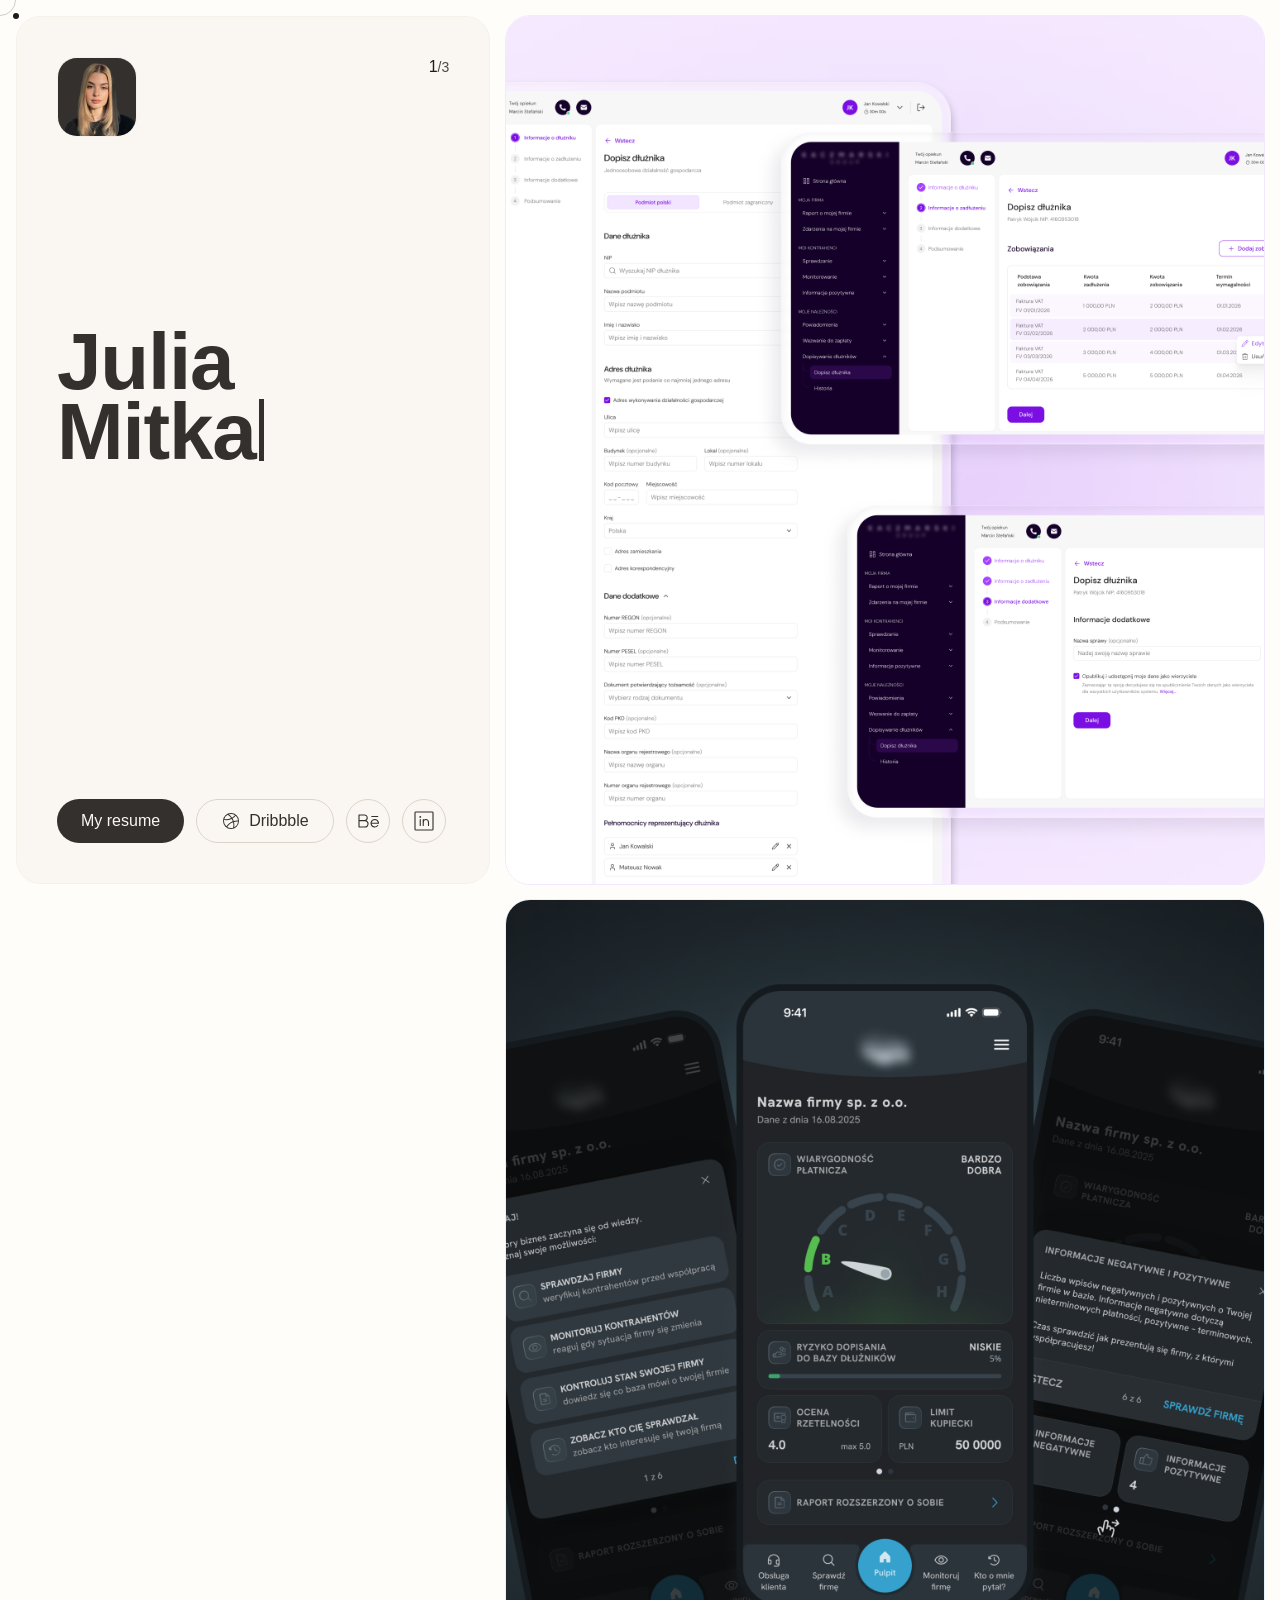
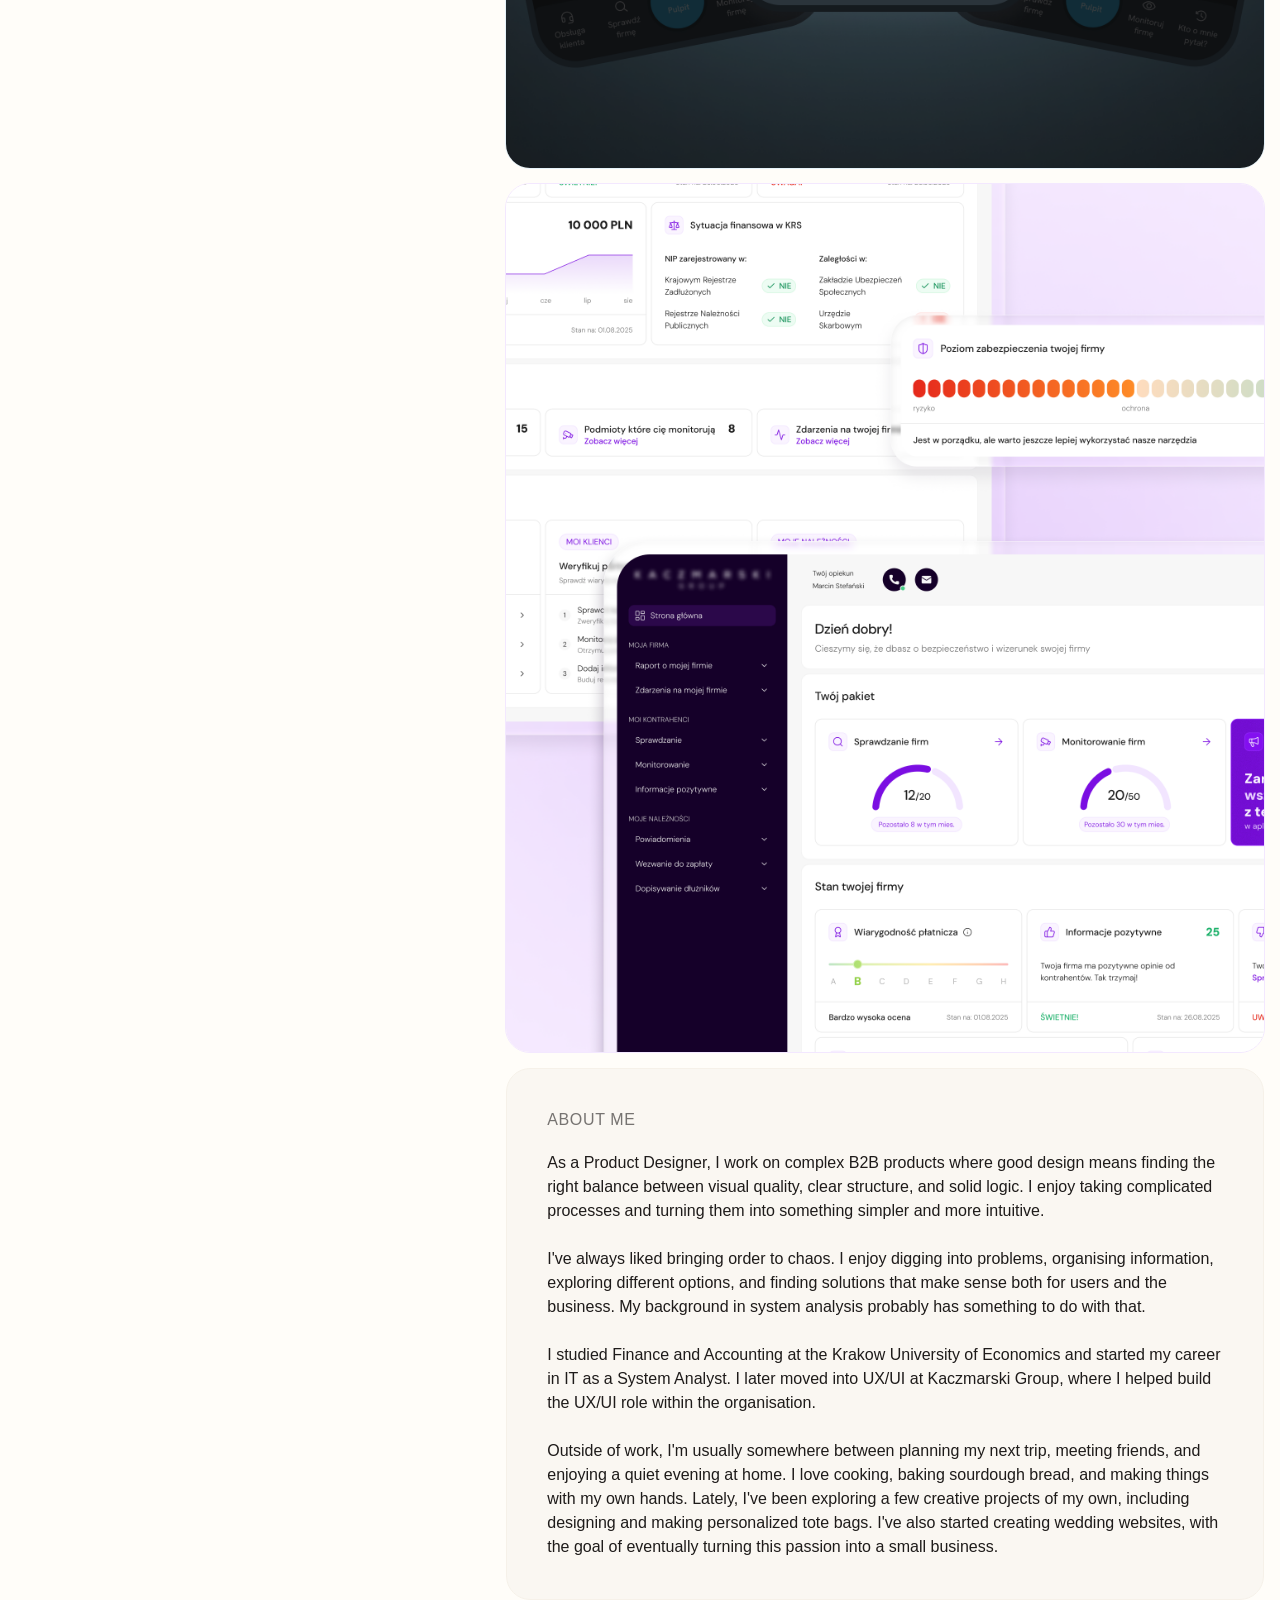
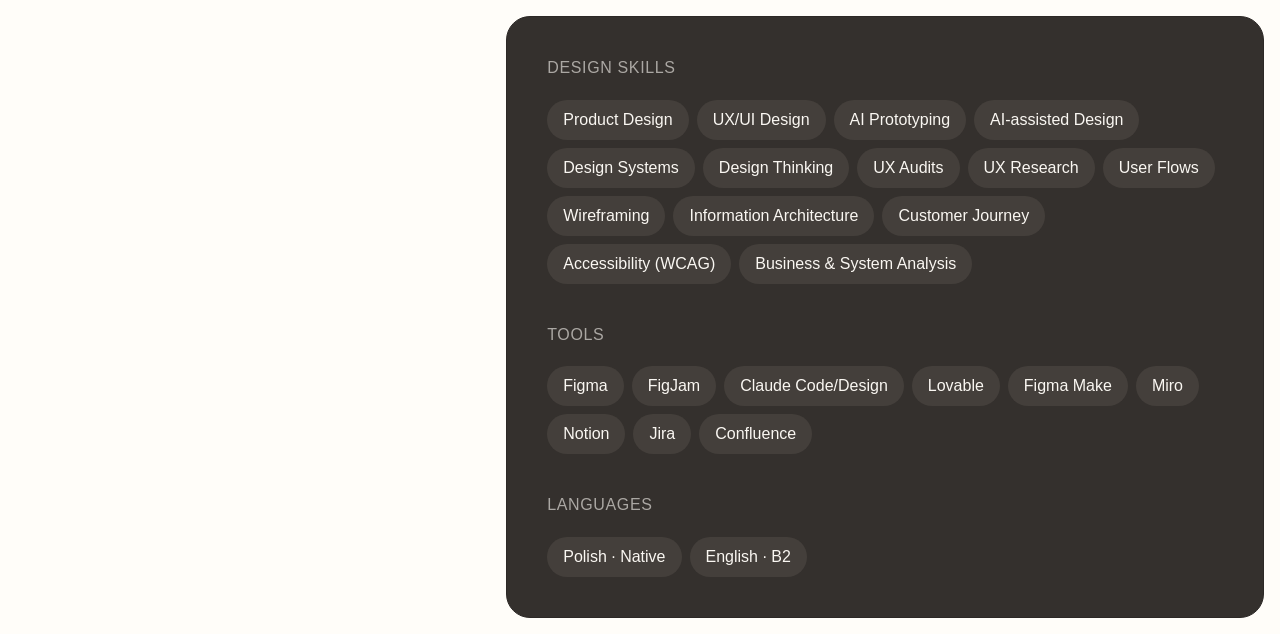
<file: index.html>
﻿<!DOCTYPE html>
<html lang="pl">
<head>
  <meta charset="UTF-8">
  <meta name="viewport" content="width=device-width, initial-scale=1.0">
  <title>Julia Mitka | Product Designer</title>
  <meta name="description" content="Julia Mitka — Product Designerka z Krakowa. Portfolio product designerki.">
  <link rel="icon" href="assets/favicon.svg" type="image/svg+xml">
  <link rel="icon" href="assets/favicon-32.png" type="image/png" sizes="32x32">
  <link rel="apple-touch-icon" href="assets/apple-touch-icon.png">

  <!-- Satoshi (body) via Fontshare — osobny request, bo Fontshare ignoruje clash-display w połączonym -->
  <link rel="stylesheet" href="https://api.fontshare.com/v2/css?f[]=satoshi@900,700,500,400,300&display=swap">
  <!-- Clash Display (headings) via Fontshare — osobny request -->
  <link rel="stylesheet" href="https://api.fontshare.com/v2/css?f[]=clash-display@400,500,600,700&display=swap">
  <!-- Syne (headings) via Google Fonts -->
  <link rel="preconnect" href="https://fonts.googleapis.com">
  <link rel="preconnect" href="https://fonts.gstatic.com" crossorigin>
  <link href="https://fonts.googleapis.com/css2?family=Syne:wght@400;500;600;700;800&display=swap" rel="stylesheet">

  <link rel="stylesheet" href="style.css">
  <!-- Ukrywa imię przed startem efektu pisania (bez JS tekst zostaje widoczny) -->
  <script>document.documentElement.classList.add('js');</script>
</head>
<body>

  <div class="cursor" id="cursor"></div>
  <div class="cursor-follower" id="cursor-follower"></div>

  <main>

    <!-- â•â•â•â•â•â•â•â•â•â•â•â•â•â•â•â•â•â•â•â•â•â•â•â•â•â•â•â•â•â•â•â•â•â•â•â•â•â•â•â•â•â•â•â•â•â•â•
         SPLIT LAYOUT — sticky left + scrollable right
         â•â•â•â•â•â•â•â•â•â•â•â•â•â•â•â•â•â•â•â•â•â•â•â•â•â•â•â•â•â•â•â•â•â•â•â•â•â•â•â•â•â•â•â•â•â•â• -->
    <div class="split">

      <!-- â”€â”€ LEFT COLUMN (sticky) â”€â”€â”€â”€â”€â”€â”€â”€â”€â”€â”€â”€â”€â”€â”€â”€â”€â”€â”€â”€â”€ -->
      <aside class="left-col">
        <div class="left-in">

          <!-- Top -->
          <div class="left-top">
            <div class="proj-progress"><span class="proj-cur" id="proj-cur">1</span><span class="proj-sep">/</span><span class="proj-total">3</span></div>
          </div>

          <!-- Center -->
          <div class="left-center">
            <div class="avatar-wrap" id="avatar-wrap">
              <img
                src="assets/julia.jpg"
                alt="Julia Mitka"
                onerror="this.style.display='none';this.parentElement.classList.add('no-photo')"
              >
            </div>

            <div class="left-ident">
              <h1 class="name" id="name" aria-label="Julia Mitka.">Julia<br>Mitka.</h1>
              <p class="role">PRODUCT DESIGNER</p>
              <p class="tagline">I create digital experiences that<br>combine aesthetics with functionality and<br>connect user goals with business objectives.</p>
            </div>

          </div>

          <div class="cta-row">
            <a href="assets/cv-julia-mitka.pdf?v=20261016" class="btn-primary" target="_blank" rel="noopener noreferrer">My resume</a>
            <a href="https://dribbble.com/juliamitka" class="btn-ghost btn-with-icon" target="_blank" rel="noopener noreferrer">
              <svg xmlns="http://www.w3.org/2000/svg" width="20" height="20" fill="currentColor" viewBox="0 0 256 256" aria-hidden="true"><path d="M128,26A102,102,0,1,0,230,128,102.12,102.12,0,0,0,128,26Zm89.81,96.3c-3.26-.19-6.54-.3-9.8-.3a166.44,166.440,0,0,0-45.25,6.29A164.28,164.28,0,0,0,148.33,96c-.14-.25-.3-.49-.44-.74a166.34,166.34,0,0,0,40.79-33.71A89.79,89.79,0,0,1,217.81,122.3ZM179.29,54.09a154.52,154.52,0,0,1-37.9,31.11A167,167,0,0,0,98.88,42.84a89.87,89.87,0,0,1,80.41,11.25ZM85.71,48.58a155,155,0,0,1,45,42.27A153.71,153.71,0,0,1,64,106a156.8,156.8,0,0,1-22.84-1.69A90.37,90.37,0,0,1,85.71,48.58ZM38,128a90.17,90.17,0,0,1,.79-11.92A167.23,167.23,0,0,0,64,118a165.69,165.69,0,0,0,73.29-17c.22.37.46.73.67,1.1A152.2,152.2,0,0,1,151.34,132a164.57,164.57,0,0,0-26.09,12.11A167,167,0,0,0,69.57,196.4,89.84,89.84,0,0,1,38,128Zm41.19,75.58a155.24,155.24,0,0,1,52.05-49.12,152.9,152.9,0,0,1,23.38-10.93,154.31,154.31,0,0,1,4.3,36.16,154.78,154.78,0,0,1-3.81,34.13,89.88,89.88,0,0,1-75.92-10.24Zm89.24,4.81a166.76,166.76,0,0,0,2.49-28.7,166.67,166.67,0,0,0-4.86-39.87A154.6,154.6,0,0,1,208,134c3.25,0,6.52.11,9.77.32A90.16,90.16,0,0,1,168.43,208.39Z"/></svg>
              Dribbble
            </a>
            <a href="https://www.behance.net/juliamitka" class="btn-icon" target="_blank" rel="noopener noreferrer" aria-label="Behance">
              <svg xmlns="http://www.w3.org/2000/svg" width="24" height="24" fill="currentColor" viewBox="0 0 256 256" aria-hidden="true"><path d="M112.15,122.36A36,36,0,0,0,90,58H32a6,6,0,0,0-6,6V192a6,6,0,0,0,6,6H94a40,40,0,0,0,18.15-75.64ZM38,70H90a24,24,0,0,1,0,48H38ZM94,186H38V130H94a28,28,0,0,1,0,56ZM162,80a6,6,0,0,1,6-6h64a6,6,0,0,1,0,12H168A6,6,0,0,1,162,80Zm38,26a46,46,0,1,0,36.8,73.61,6,6,0,0,0-9.6-7.21A34,34,0,0,1,166.53,158H240a6,6,0,0,0,6-6A46.06,46.06,0,0,0,200,106Zm-33.47,40a34,34,0,0,1,66.94,0Z"/></svg>
            </a>
            <a href="https://www.linkedin.com/in/julia-mitka" class="btn-icon" target="_blank" rel="noopener noreferrer" aria-label="LinkedIn">
              <svg xmlns="http://www.w3.org/2000/svg" width="24" height="24" fill="currentColor" viewBox="0 0 256 256" aria-hidden="true">
                <path d="M216,26H40A14,14,0,0,0,26,40V216a14,14,0,0,0,14,14H216a14,14,0,0,0,14-14V40A14,14,0,0,0,216,26Zm2,190a2,2,0,0,1-2,2H40a2,2,0,0,1-2-2V40a2,2,0,0,1,2-2H216a2,2,0,0,1,2,2ZM94,112v64a6,6,0,0,1-12,0V112a6,6,0,0,1,12,0Zm88,28v36a6,6,0,0,1-12,0V140a22,22,0,0,0-44,0v36a6,6,0,0,1-12,0V112a6,6,0,0,1,12,0v2.11A34,34,0,0,1,182,140ZM98,84A10,10,0,1,1,88,74,10,10,0,0,1,98,84Z"/>
              </svg>
            </a>
          </div>

        </div><!-- .left-in -->
      </aside>

      <!-- â”€â”€ RIGHT COLUMN (wszystkie sekcje scrollujÄ… siÄ™ tutaj) â”€â”€â”€ -->
      <div class="right-col">

        <!-- Project 1 -->
        <article class="proj" data-num="1">
          <a href="case-study-form.html" class="proj-link" aria-label="Form Redesign — case study">
            <div class="proj-visual proj-visual--blue">
              <img src="assets/cover-form.webp?v=20261015" alt="Form Redesign" class="proj-cover">
            </div>
            <div class="proj-overlay">
              <div class="proj-info">
                <span class="proj-cat">UX Audit · Product Design · B2B</span>
                <h3 class="proj-name" style="font-family: &quot;Clash Display&quot;; font-weight: 600; margin: 0px 0px 24px">Form Redesign</h3>
                <span class="proj-cta-lnk">View case study <img src="assets/arrow-right-light.svg" alt="" class="proj-cta-icon"></span>
              </div>
            </div>
          </a>
        </article>

        <!-- Project 2 -->
        <article class="proj" data-num="2">
          <a href="case-study-mobile.html" class="proj-link" aria-label="Mobile App Onboarding — case study">
            <div class="proj-visual proj-visual--blue">
              <img src="assets/cover-mobile.webp" alt="Mobile App Onboarding" class="proj-cover proj-cover--mobile">
            </div>
            <div class="proj-overlay">
              <div class="proj-info">
                <span class="proj-cat">Onboarding · Redesign · UI Design · B2B</span>
                <h3 class="proj-name" style="font-family: &quot;Clash Display&quot;; font-weight: 600; margin: 0px 0px 24px">Mobile App Onboarding</h3>
                <span class="proj-cta-lnk">View case study <img src="assets/arrow-right-light.svg" alt="" class="proj-cta-icon"></span>
              </div>
            </div>
          </a>
        </article>

        <!-- Project 3 -->
        <article class="proj" data-num="3">
          <a href="case-study-dashboard.html" class="proj-link" aria-label="Mobile Banking — case study">
            <div class="proj-visual proj-visual--warm">
              <img src="assets/cover-dashboard.webp" alt="Dashboard Design" class="proj-cover">
            </div>
            <div class="proj-overlay">
              <div class="proj-info">
                <span class="proj-cat">Dashboard UX · IA · Usability Testing · UI Design · B2B</span>
                <h3 class="proj-name" style="font-family: &quot;Clash Display&quot;; margin: 0px 0px 24px; font-weight: 600">Dashboard Design</h3>
                <span class="proj-cta-lnk">View case study <img src="assets/arrow-right-light.svg" alt="" class="proj-cta-icon"></span>
              </div>
            </div>
          </a>
        </article>

        <!-- â•â•â•â•â•â•â•â•â•â•â•â•â•â•â•â•â•â•â•â•â•â•â•â•â•â•â•â•â•â•â•â•â•â•â•â•â•â•â•â•â•â•â•â•â•â•â•
             ABOUT SECTION
             â•â•â•â•â•â•â•â•â•â•â•â•â•â•â•â•â•â•â•â•â•â•â•â•â•â•â•â•â•â•â•â•â•â•â•â•â•â•â•â•â•â•â•â•â•â•â• -->
        <section class="about" id="about">
          <span class="sec-label">About me</span>
          <div class="about-body">
            <p>As a Product Designer, I work on complex B2B products where good design means finding the right balance between visual quality, clear structure, and solid logic. I enjoy taking complicated processes and turning them into something simpler and more intuitive.</p>
            <p>I've always liked bringing order to chaos. I enjoy digging into problems, organising information, exploring different options, and finding solutions that make sense both for users and the business. My background in system analysis probably has something to do with that.</p>
            <p>I studied Finance and Accounting at the Krakow University of Economics and started my career in IT as a System Analyst. I later moved into UX/UI at Kaczmarski Group, where I helped build the UX/UI role within the organisation.</p>
            <p>Outside of work, I'm usually somewhere between planning my next trip, meeting friends, and enjoying a quiet evening at home. I love cooking, baking sourdough bread, and making things with my own hands. Lately, I've been exploring a few creative projects of my own, including designing and making personalized tote bags. I've also started creating wedding websites, with the goal of eventually turning this passion into a small business.</p>
          </div>
        </section>

        <!-- â•â•â•â•â•â•â•â•â•â•â•â•â•â•â•â•â•â•â•â•â•â•â•â•â•â•â•â•â•â•â•â•â•â•â•â•â•â•â•â•â•â•â•â•â•â•â•
             SKILLS SECTION
             â•â•â•â•â•â•â•â•â•â•â•â•â•â•â•â•â•â•â•â•â•â•â•â•â•â•â•â•â•â•â•â•â•â•â•â•â•â•â•â•â•â•â•â•â•â•â• -->
        <section class="skills-section">

          <div class="skills-block">
            <span class="sec-label">Design Skills</span>
            <div class="skills-tags">
              <span class="pill">Product Design</span>
              <span class="pill">UX/UI Design</span>
              <span class="pill">AI Prototyping</span>
              <span class="pill">AI-assisted Design</span>
              <span class="pill">Design Systems</span>
              <span class="pill">Design Thinking</span>
              <span class="pill">UX Audits</span>
              <span class="pill">UX Research</span>
              <span class="pill">User Flows</span>
              <span class="pill">Wireframing</span>
              <span class="pill">Information Architecture</span>
              <span class="pill">Customer Journey</span>
              <span class="pill">Accessibility (WCAG)</span>
              <span class="pill">Business &amp; System Analysis</span>
            </div>
          </div>

          <div class="skills-block">
            <span class="sec-label">Tools</span>
            <div class="skills-tags">
              <span class="pill">Figma</span>
              <span class="pill">FigJam</span>
              <span class="pill">Claude Code/Design</span>
              <span class="pill">Lovable</span>
              <span class="pill">Figma Make</span>
              <span class="pill">Miro</span>
              <span class="pill">Notion</span>
              <span class="pill">Jira</span>
              <span class="pill">Confluence</span>
            </div>
          </div>

          <div class="skills-block">
            <span class="sec-label">Languages</span>
            <div class="skills-tags">
              <span class="pill">Polish · Native</span>
              <span class="pill">English · B2</span>
            </div>
          </div>

        </section>


      </div><!-- .right-col -->

    </div><!-- .split -->

  </main>

  <script src="script.js"></script>
</body>
</html>
</file>
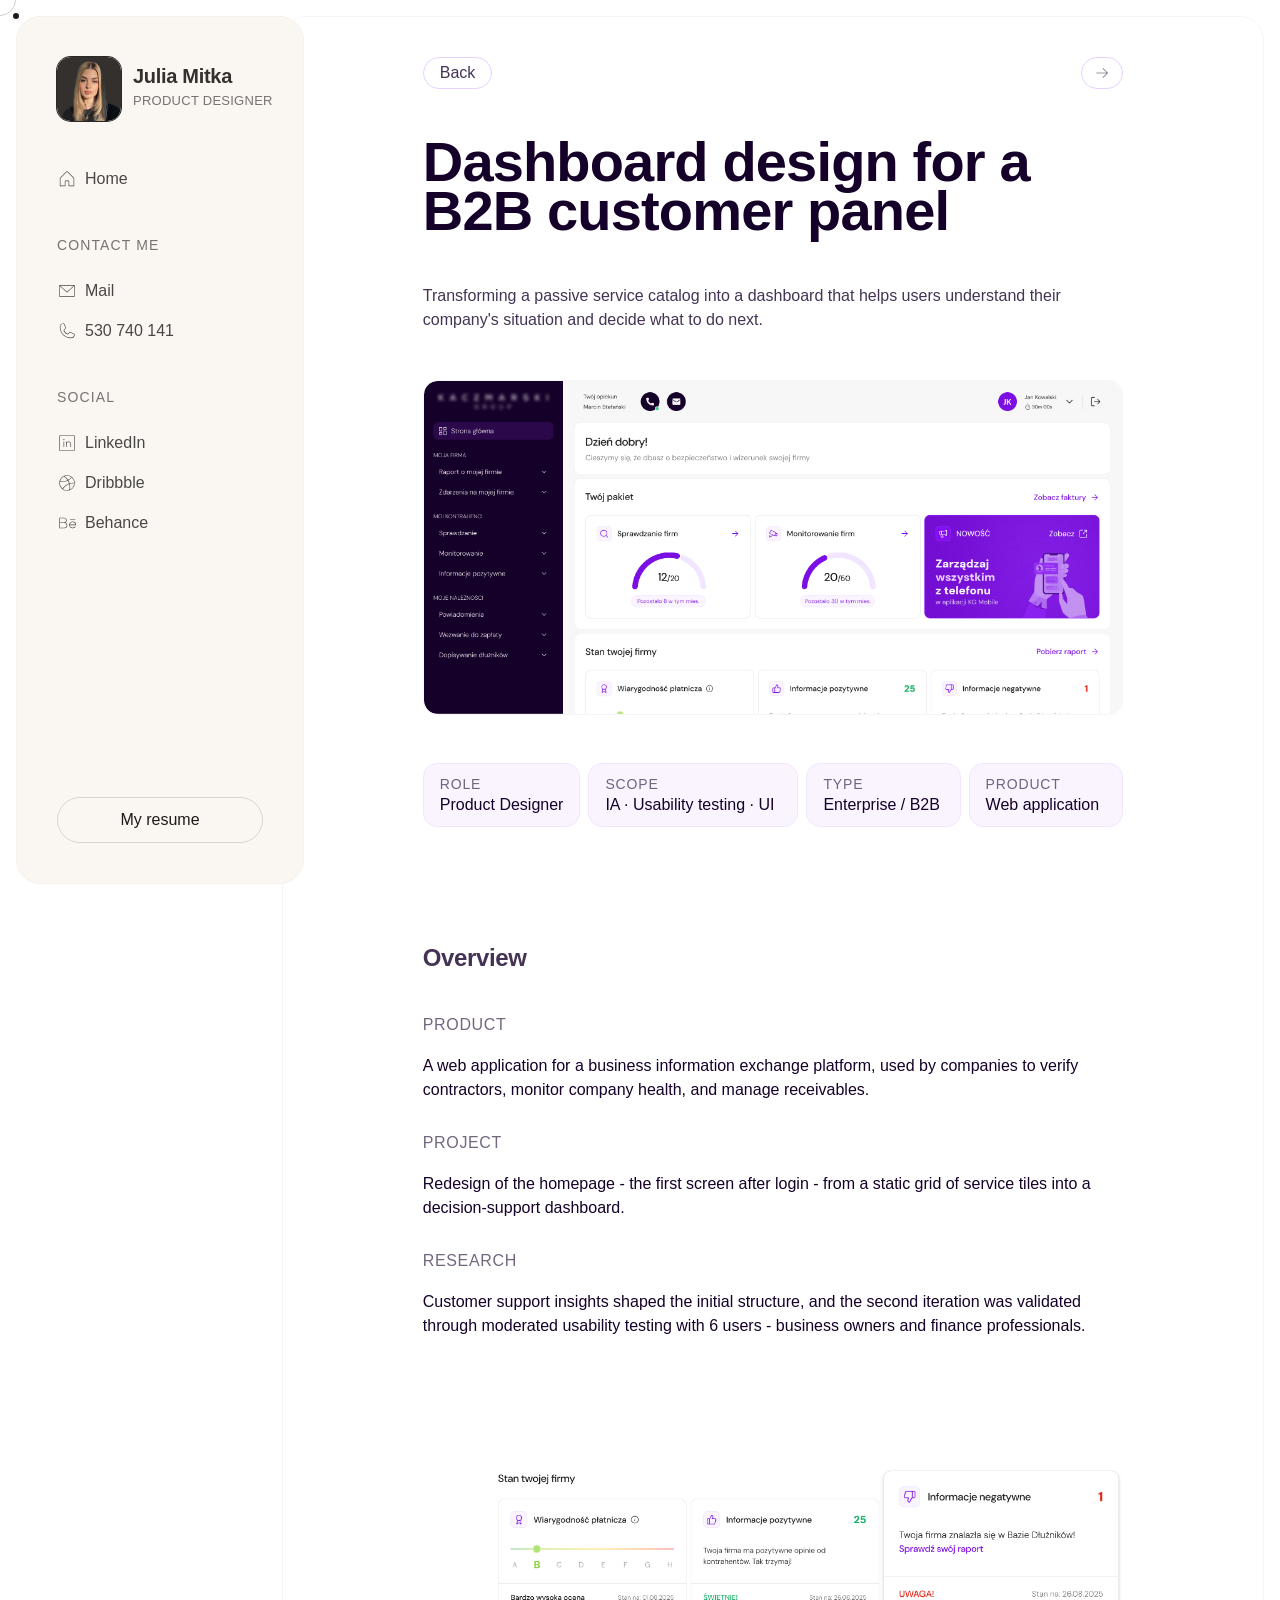
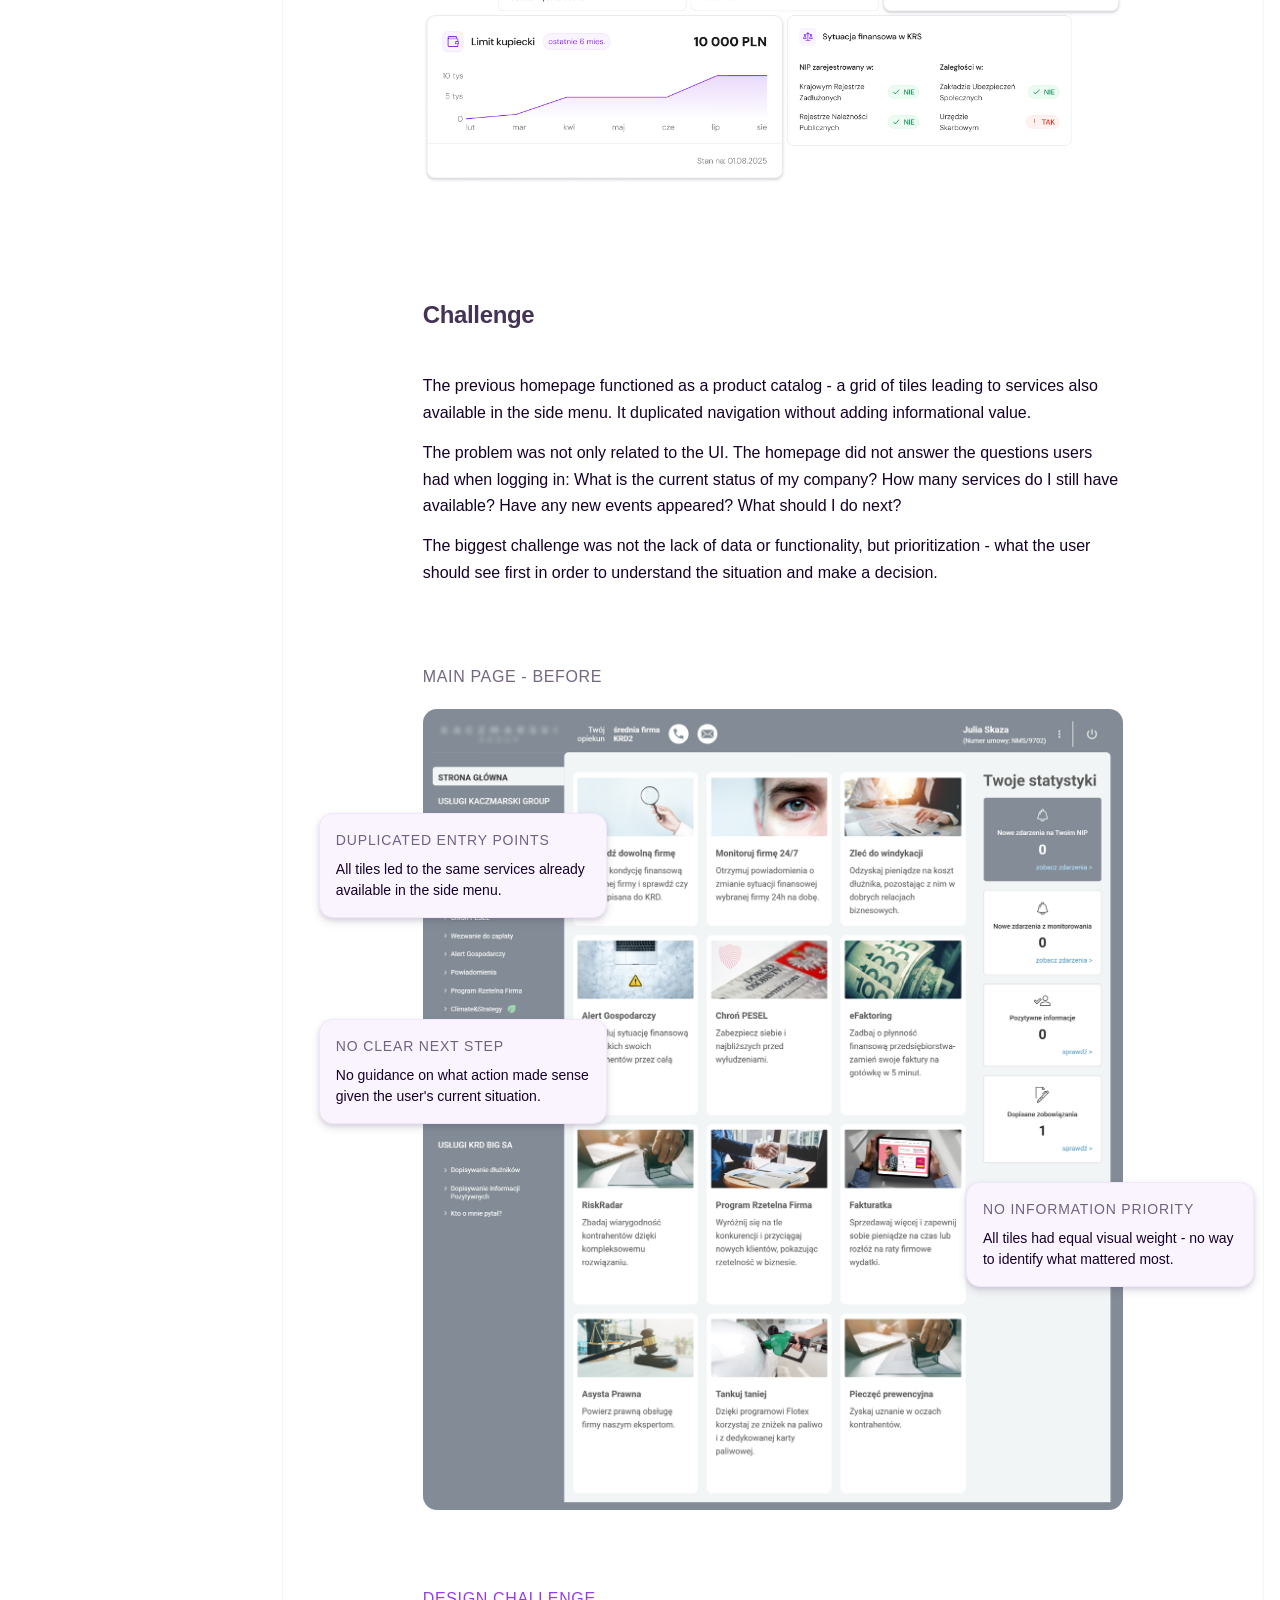
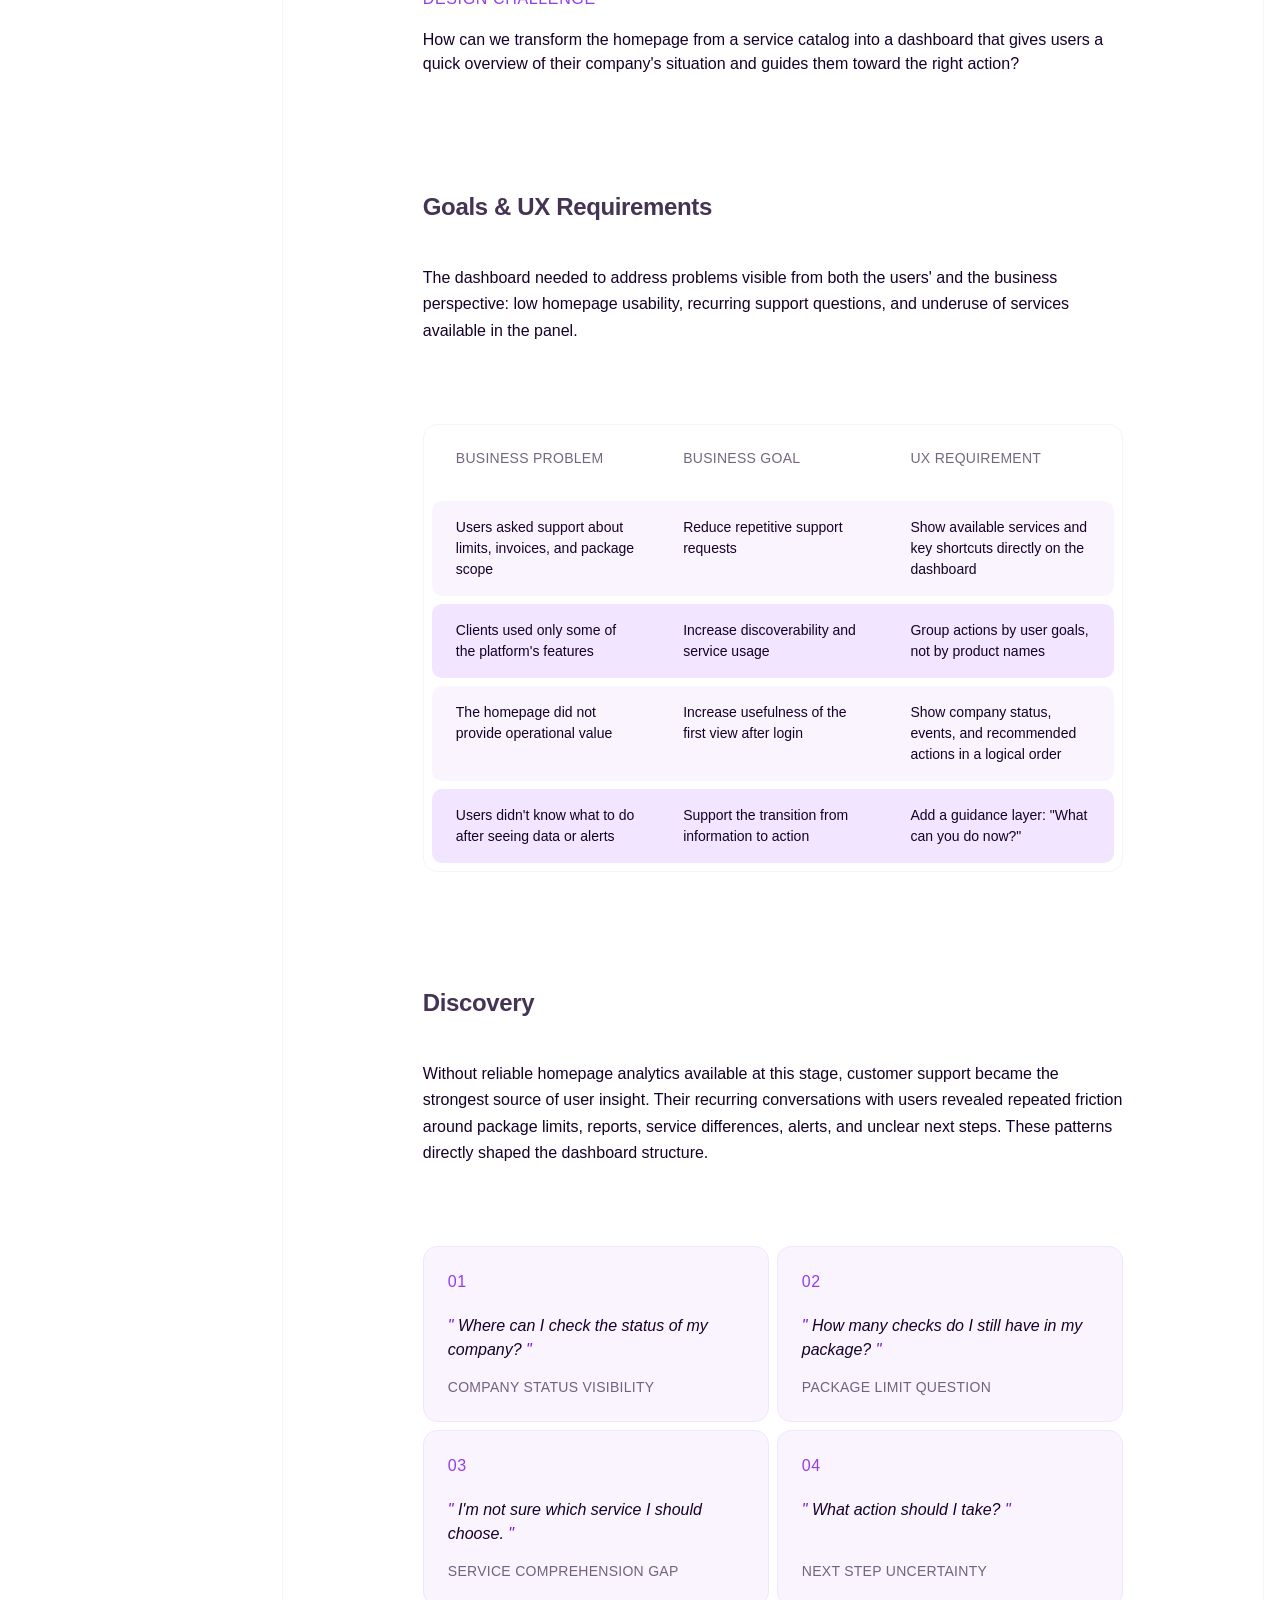
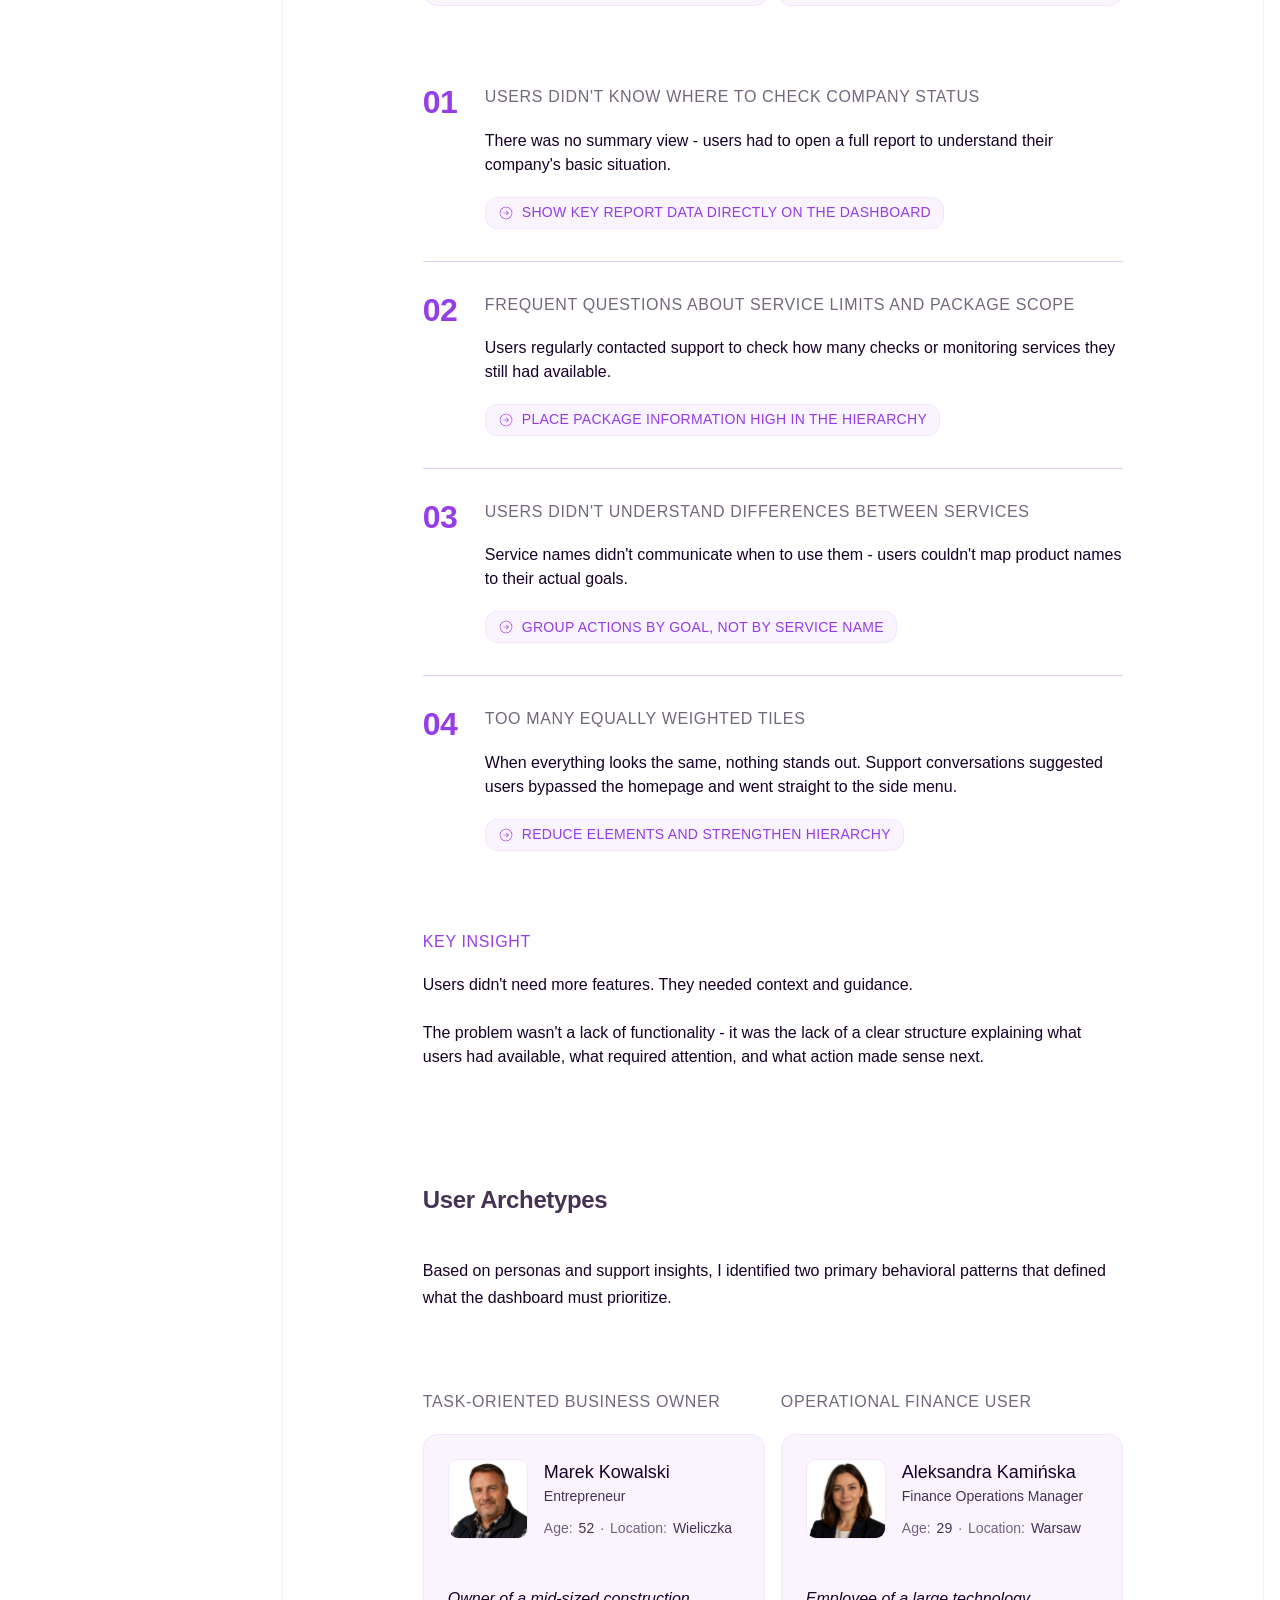
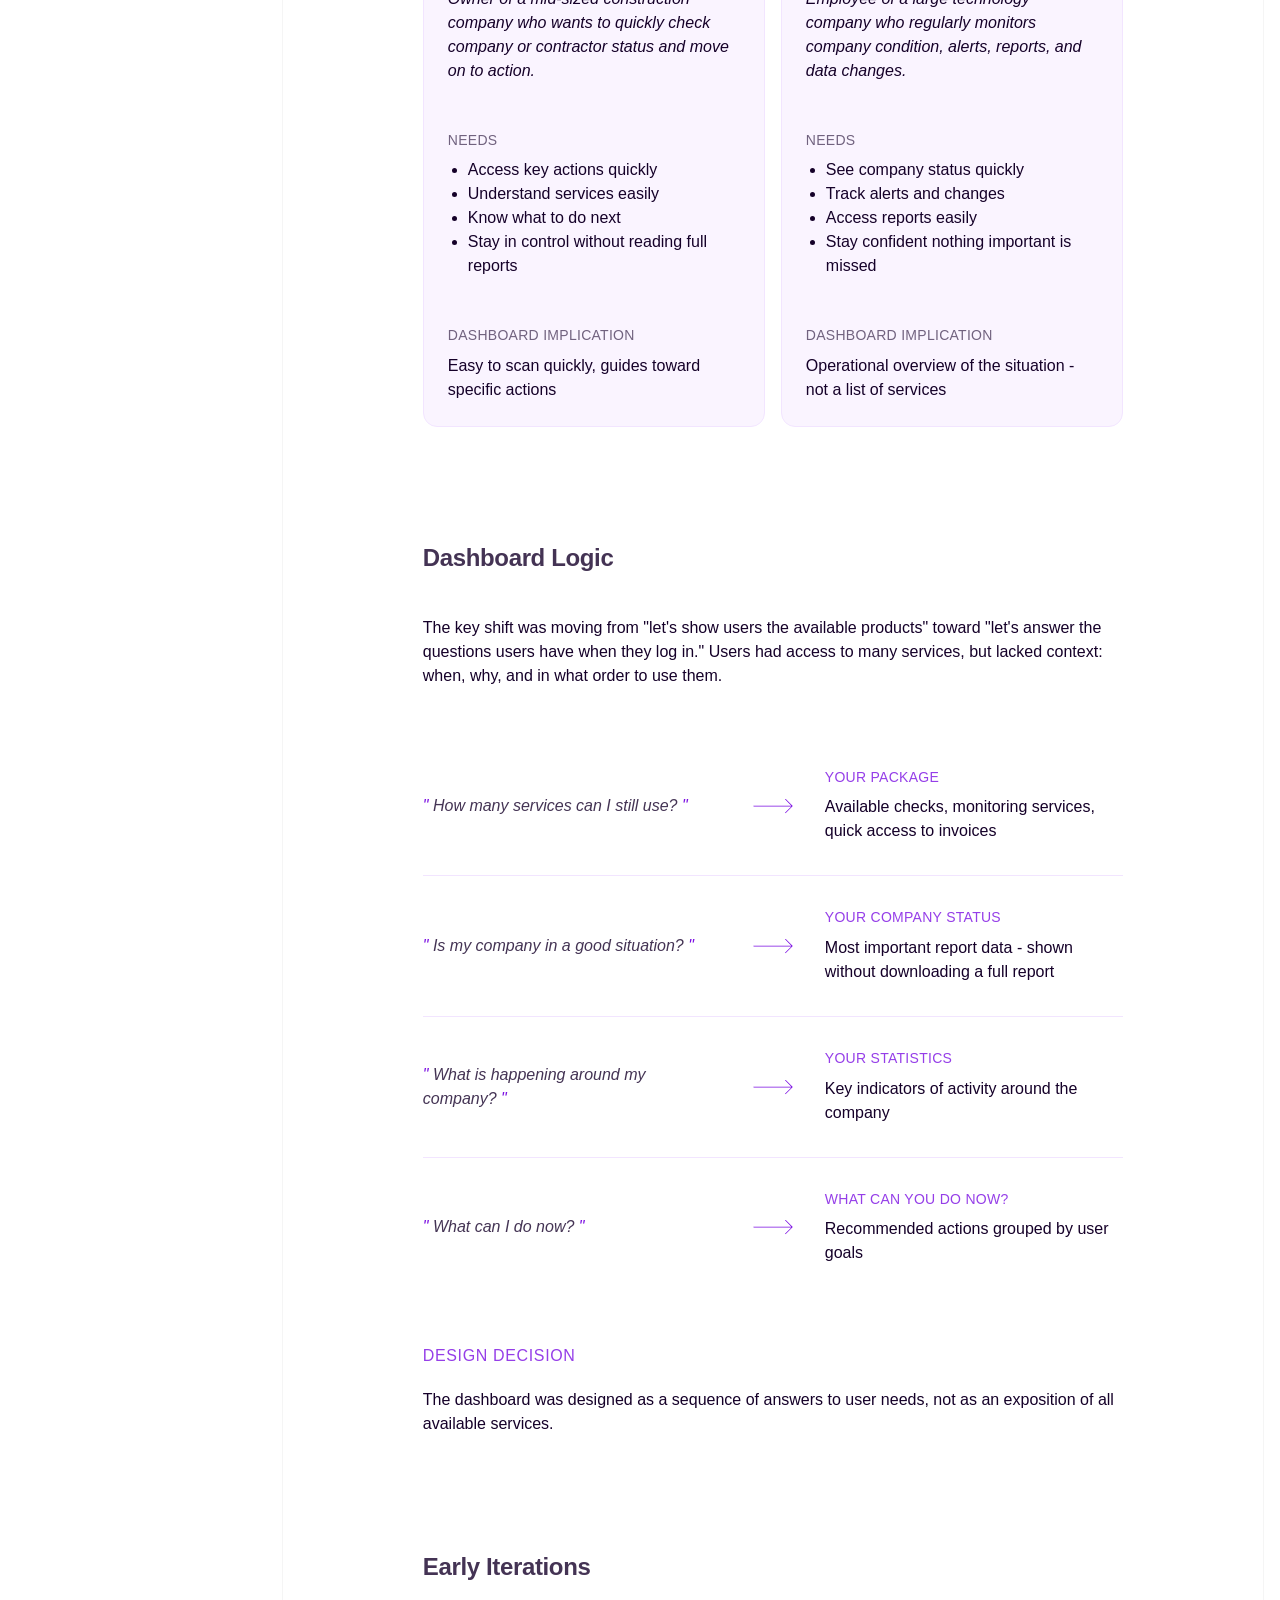
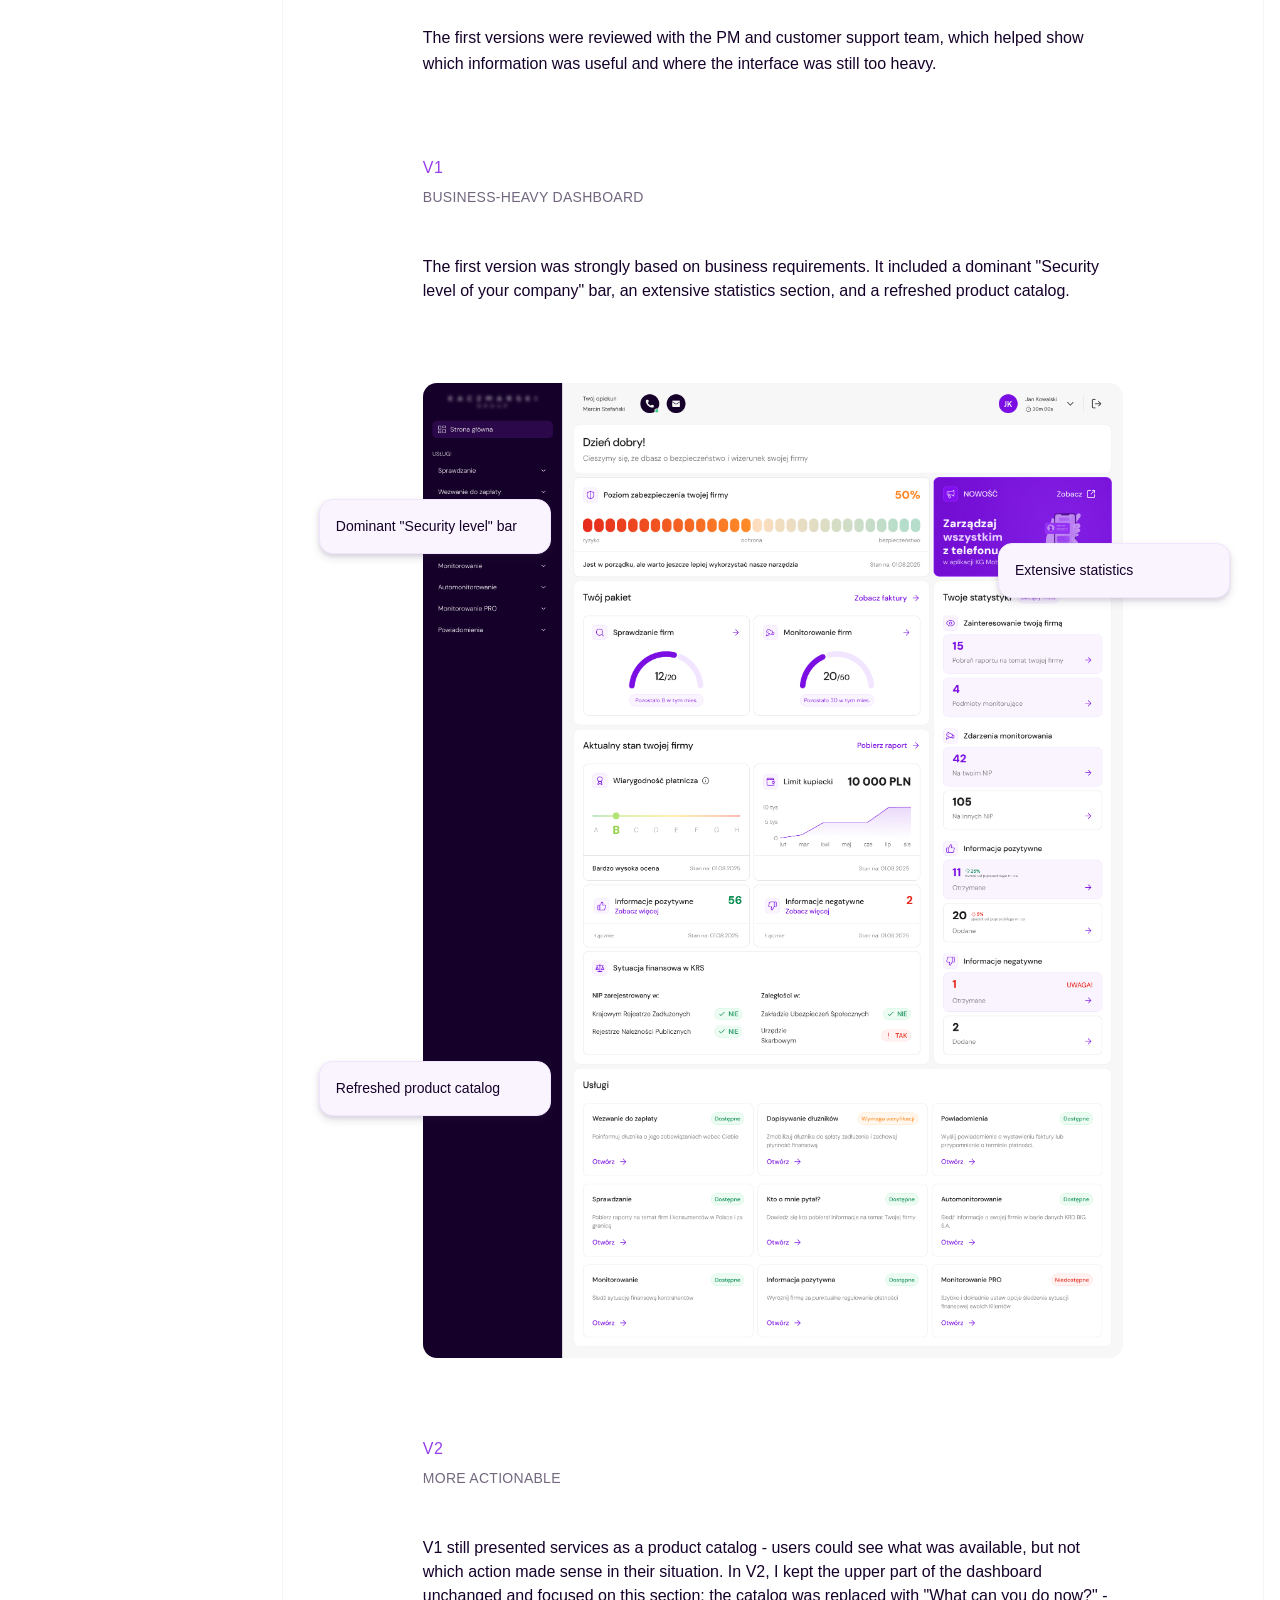
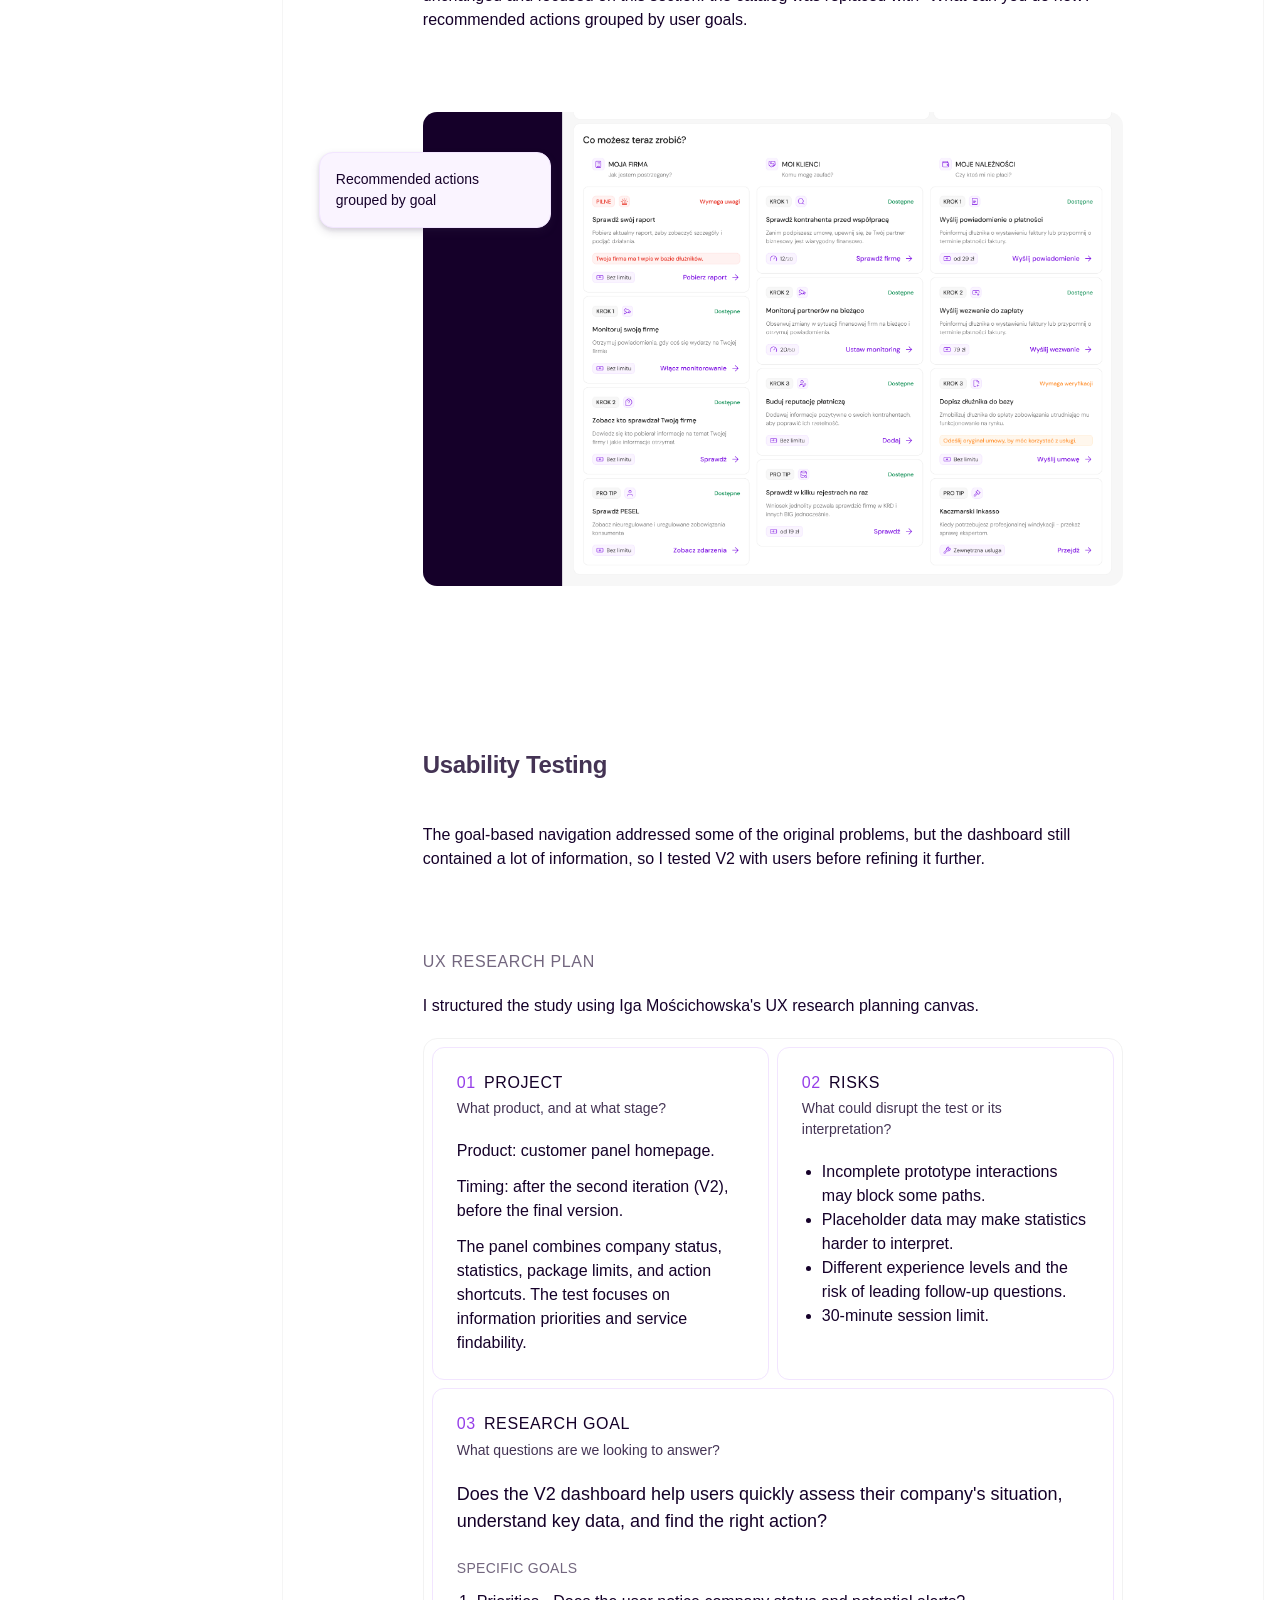
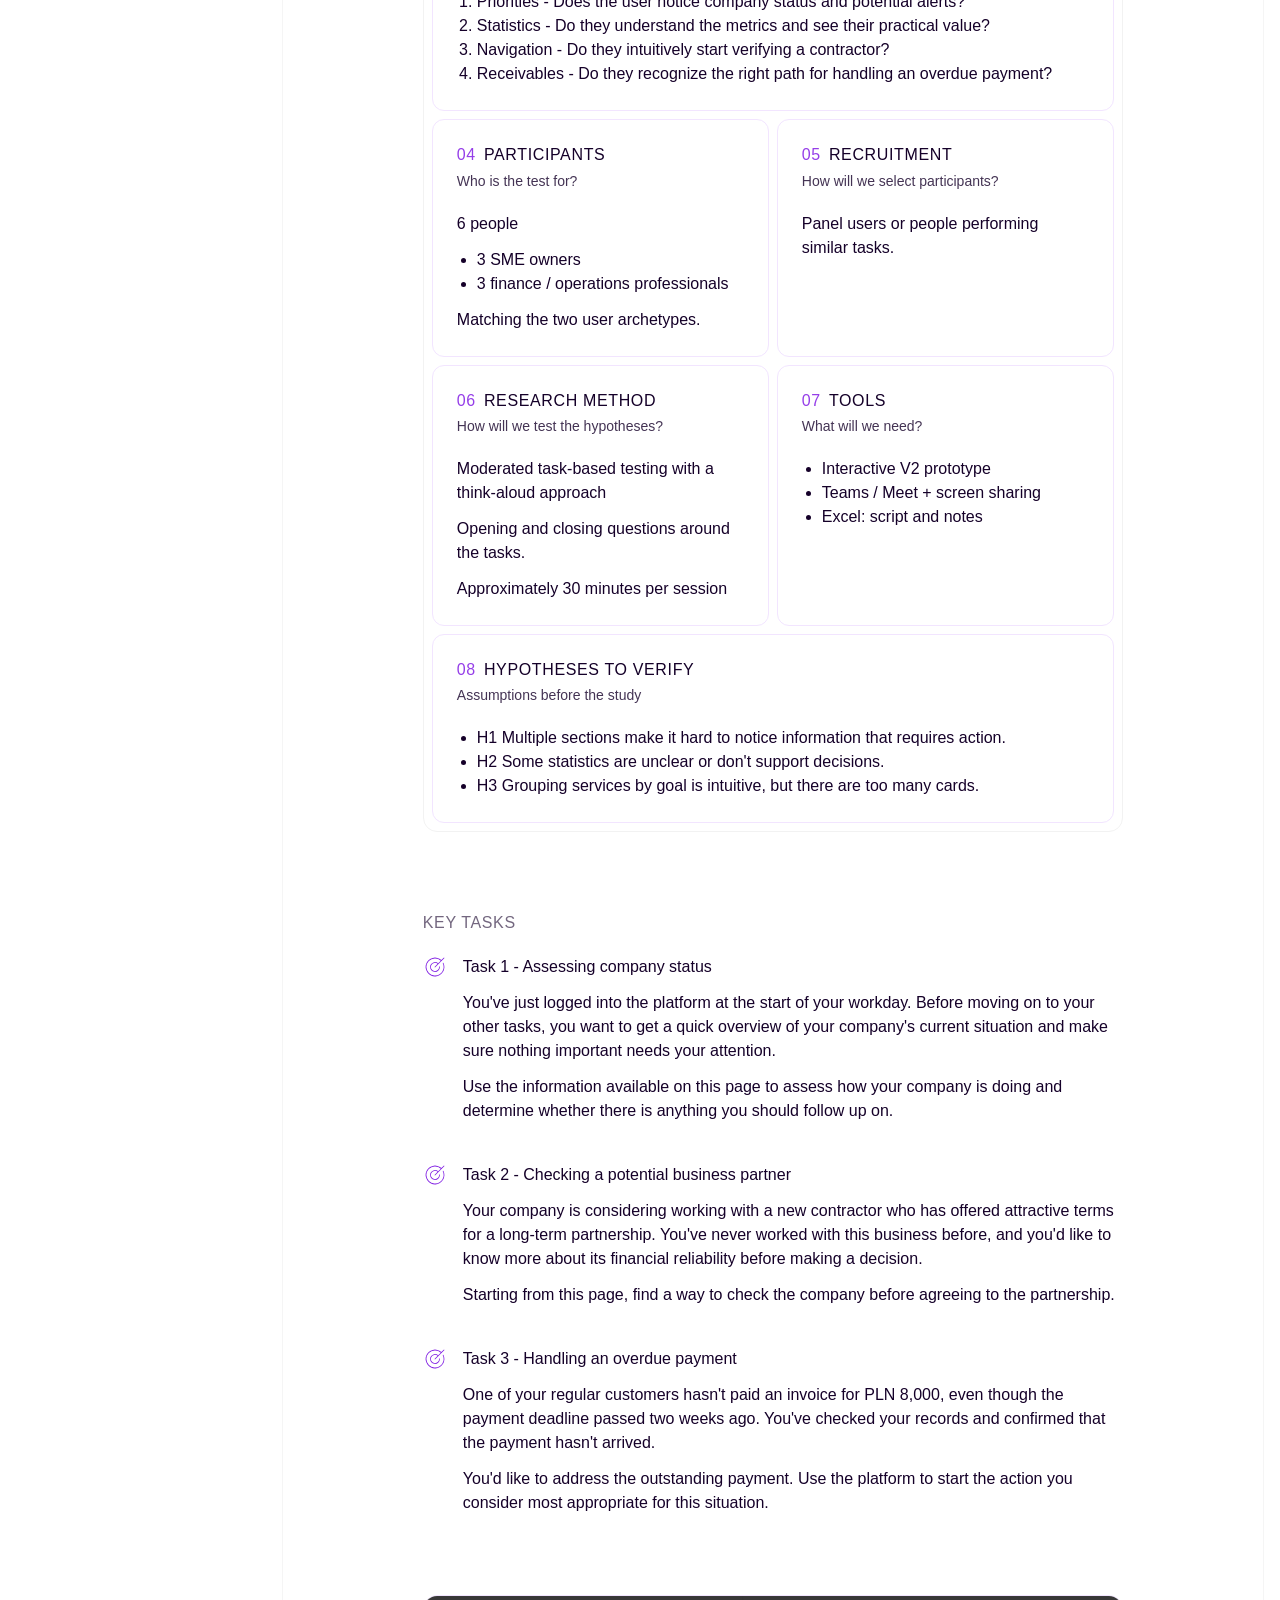
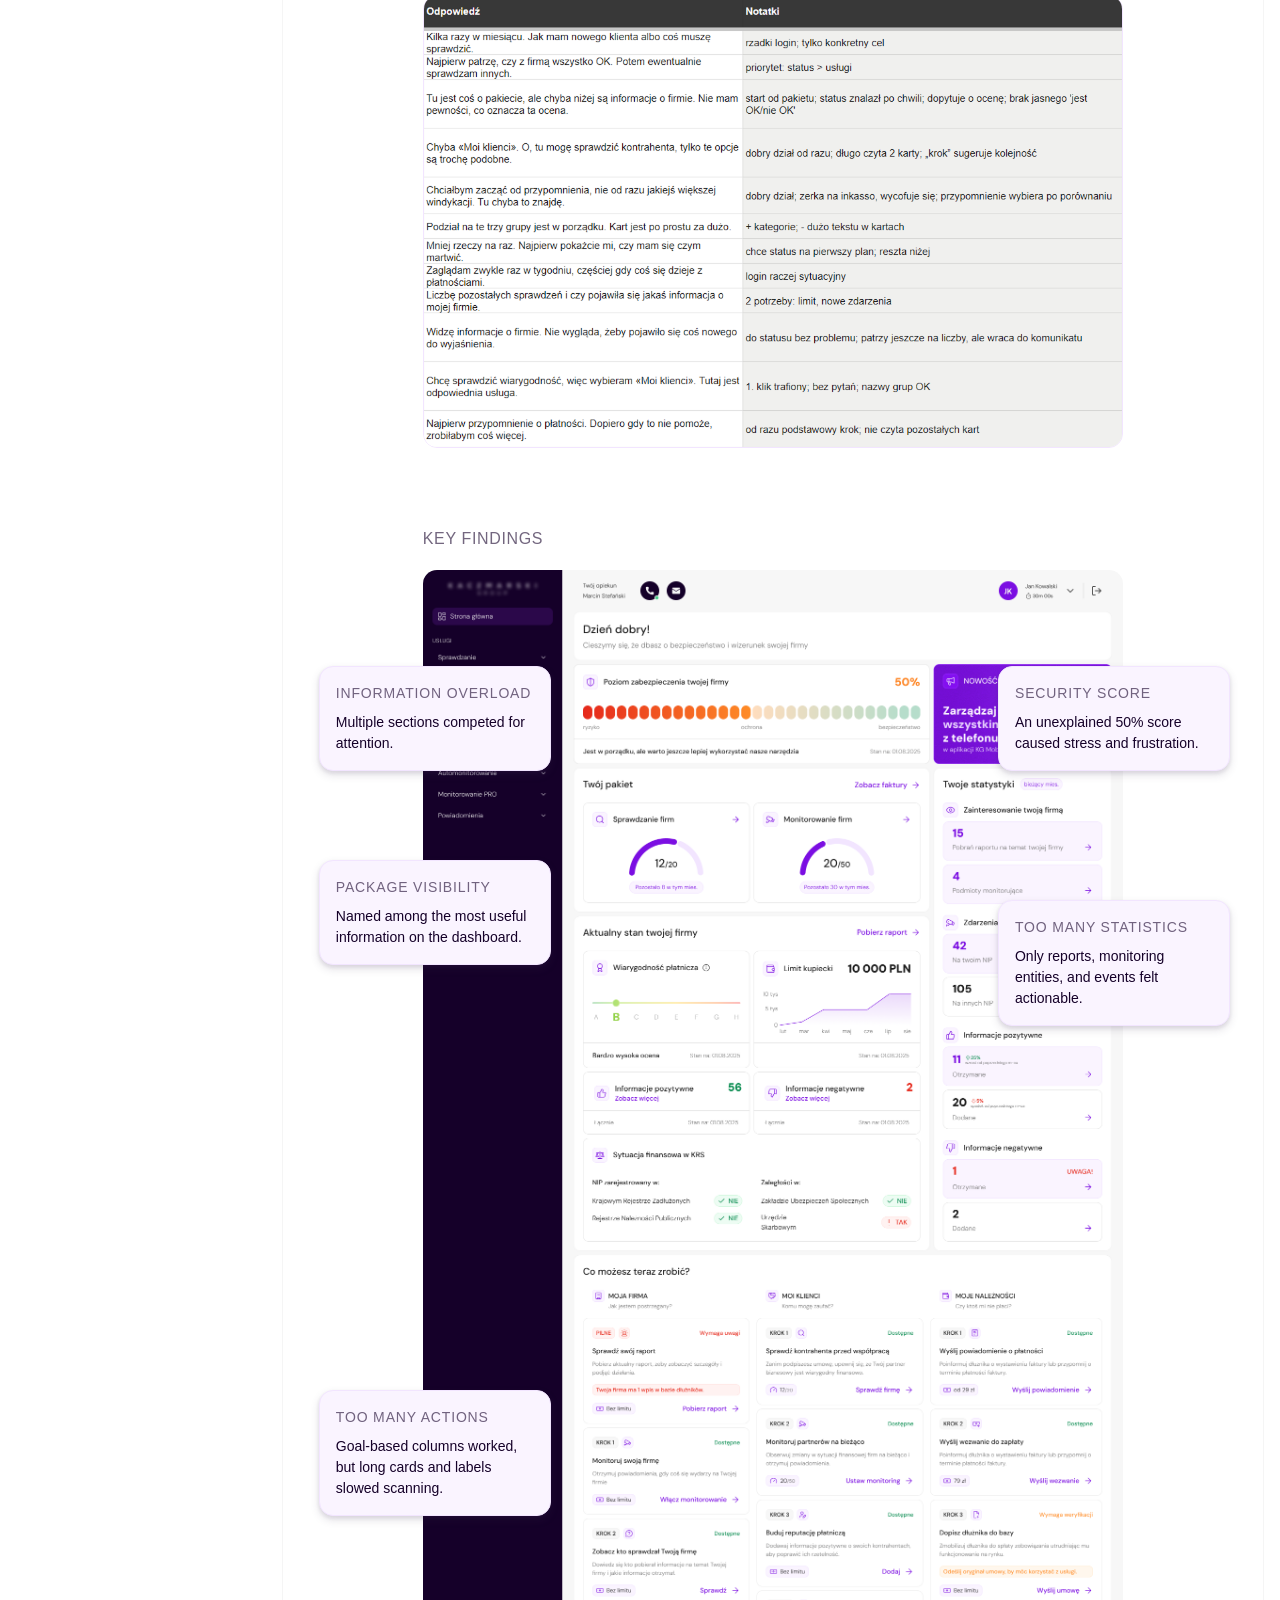
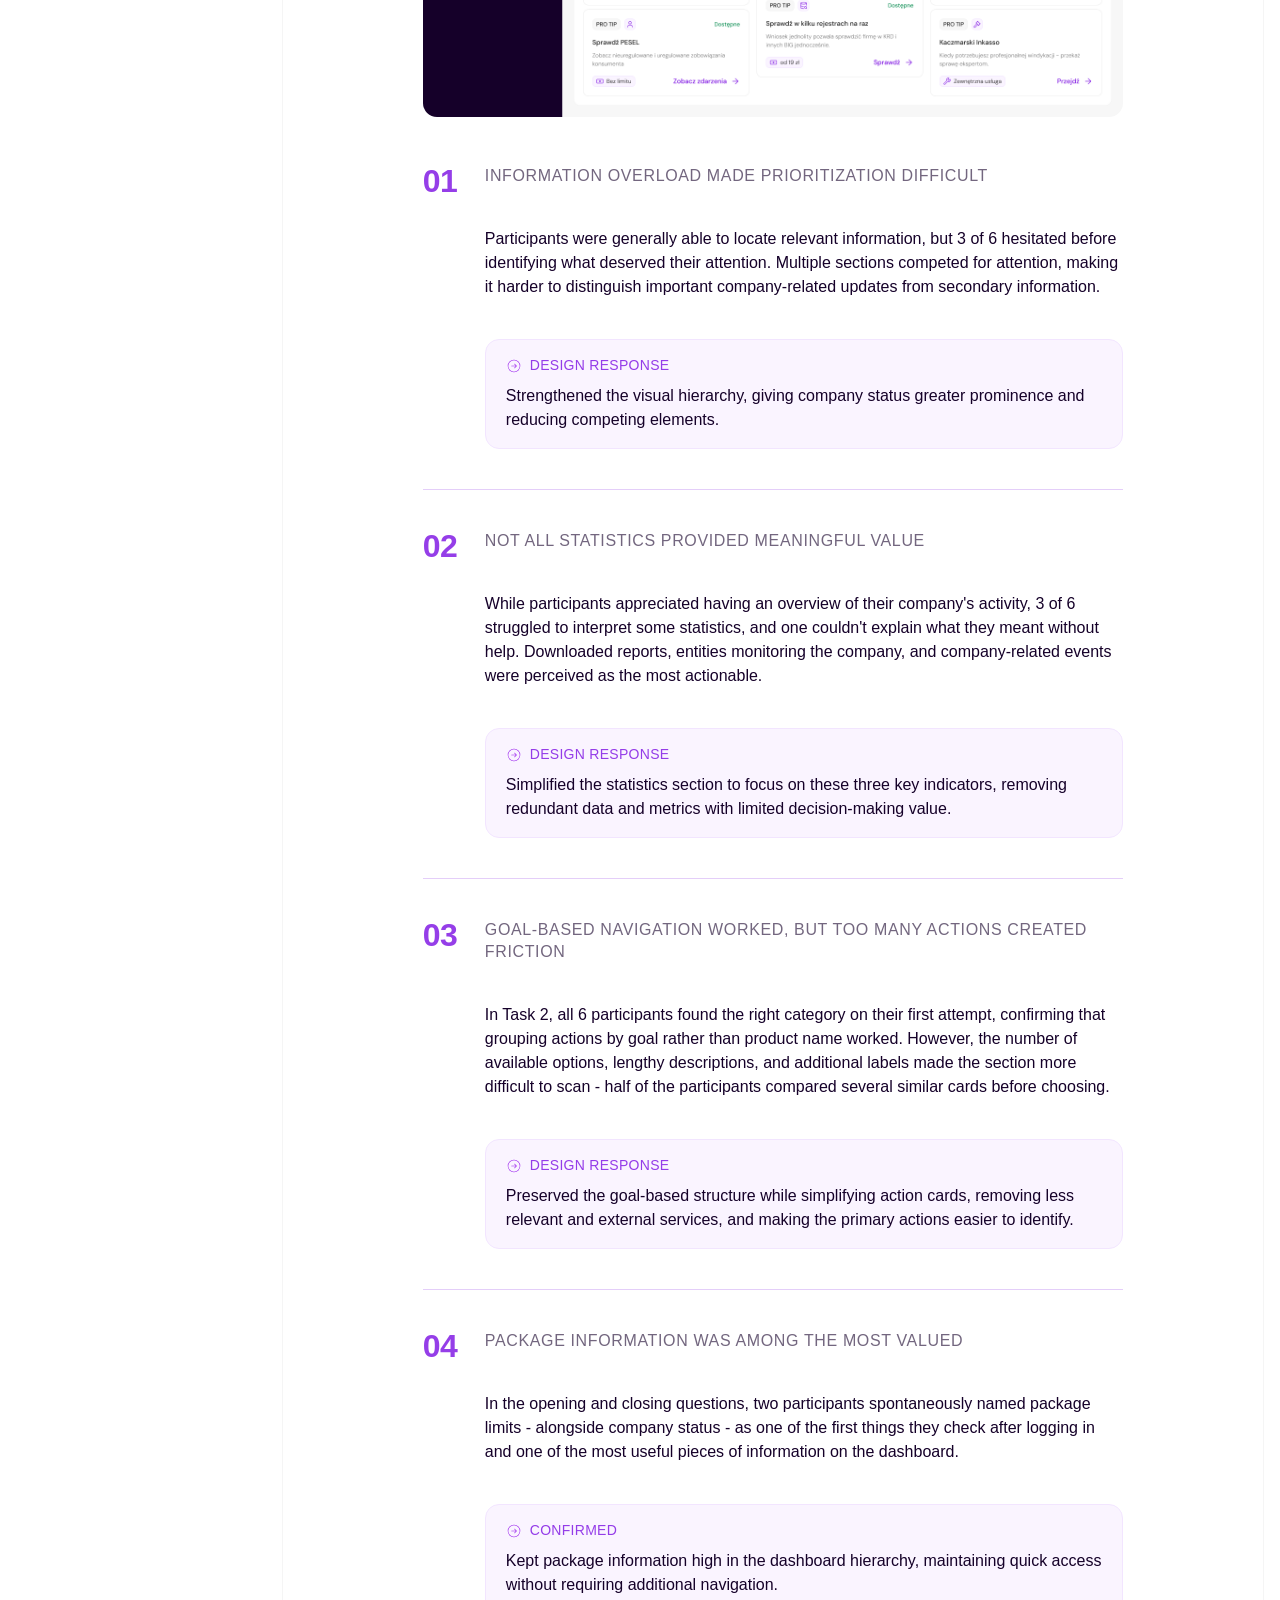
<file: case-study-dashboard.html>
﻿<!DOCTYPE html>
<html lang="en">
<head>
  <meta charset="UTF-8">
  <meta name="viewport" content="width=device-width, initial-scale=1.0">
  <title>Dashboard Design - Case Study · Julia Mitka</title>
  <meta name="description" content="Transforming a product catalog homepage into an actionable business dashboard - product design case study by Julia Mitka.">
  <link rel="icon" href="assets/favicon.svg" type="image/svg+xml">
  <link rel="icon" href="assets/favicon-32.png" type="image/png" sizes="32x32">
  <link rel="apple-touch-icon" href="assets/apple-touch-icon.png">

  <link rel="stylesheet" href="https://api.fontshare.com/v2/css?f[]=satoshi@900,700,500,400,300&display=swap">
  <link rel="stylesheet" href="https://api.fontshare.com/v2/css?f[]=clash-display@400,500,600,700&display=swap">
  <link rel="preconnect" href="https://fonts.googleapis.com">
  <link rel="preconnect" href="https://fonts.gstatic.com" crossorigin>
  <link href="https://fonts.googleapis.com/css2?family=Syne:wght@400;500;600;700;800&display=swap" rel="stylesheet">

  <link rel="stylesheet" href="case-study.css">

  <style>

    /* ─────────────────────────────────────────────
       IMAGE PLACEHOLDERS
    ───────────────────────────────────────────── */
    .ph {
      display: flex;
      flex-direction: column;
      align-items: center;
      justify-content: center;
      gap: 8px;
      border-radius: 14px;
      border: 1.5px dashed var(--app-purple-200);
      background: var(--app-purple-50);
      color: var(--app-purple-950-label);
      font-family: var(--font-body);
      font-size: var(--type-label-s-size);
      font-weight: var(--type-label-s-weight);
      letter-spacing: 0.06em;
      text-transform: uppercase;
    }
    .ph svg { opacity: 0.35; }
    .ph--hero   { width: 100%; aspect-ratio: 16/9; }
    .ph--wide   { width: 100%; aspect-ratio: 16/7; }
    .ph--square { width: 100%; aspect-ratio: 4/3; }
    .ph--tall   { width: 100%; aspect-ratio: 3/4; }
    .ph--screen { width: 100%; aspect-ratio: 4/3; }
    .ph--panel  { width: 100%; aspect-ratio: 16/5; }
    .ph--before-after { width: 100%; aspect-ratio: 21/9; }

    /* ─────────────────────────────────────────────
       HERO - wider title, meta bar above
    ───────────────────────────────────────────── */
    .db-hero-meta {
      display: flex;
      align-items: center;
      justify-content: space-between;
      margin-bottom: 48px;
    }
    .db-hero-tag {
      font-family: var(--font-body);
      font-size: var(--type-label-s-size);
      font-weight: var(--type-label-s-weight);
      letter-spacing: 0.08em;
      text-transform: uppercase;
      color: var(--app-purple-950-label);
    }

    /* ─────────────────────────────────────────────
       SECTION WRAPPER - label + content side by side
    ───────────────────────────────────────────── */
    .db-sec {
      padding: 0;
      width: 100%;
    }
    .db-sec-inner {
      width: 700px;
      margin: 0 auto;
    }
    /* Section label pinned left, content flows right */
    .db-sec-row {
      display: grid;
      grid-template-columns: 160px 1fr;
      gap: 40px;
      align-items: start;
    }
    .db-sec-num {
      font-family: var(--font-hdg);
      font-size: var(--type-h5-size);
      font-weight: 600;
      letter-spacing: -0.015em;
      color: var(--app-purple-700-label);
      padding-top: 4px;
    }
    .db-sec-label-stack {
      display: flex;
      flex-direction: column;
      gap: 4px;
    }
    .db-sec-heading {
      font-family: var(--font-hdg);
      font-size: var(--type-h4-size);
      font-weight: 600;
      letter-spacing: -0.015em;
      color: var(--app-purple-950);
      line-height: 1;
      margin-bottom: 32px;
    }

    /* ─────────────────────────────────────────────
       OVERVIEW - 2×2 bordered grid
    ───────────────────────────────────────────── */
    .db-ov-grid {
      display: grid;
      grid-template-columns: 1fr 1fr;
      border: 1px solid var(--app-purple-100);
      border-radius: 14px;
      overflow: hidden;
    }
    .db-ov-cell {
      padding: 28px 24px;
      display: flex;
      flex-direction: column;
      gap: 12px;
    }
    .db-ov-cell:nth-child(1),
    .db-ov-cell:nth-child(2) { border-bottom: 1px solid var(--app-purple-100); }
    .db-ov-cell:nth-child(odd) { border-right: 1px solid var(--app-purple-100); }
    .db-ov-cell-label {
      font-family: var(--font-body);
      font-size: var(--type-label-s-size);
      font-weight: var(--type-label-s-weight);
      letter-spacing: 0.06em;
      text-transform: uppercase;
      color: var(--app-purple-700-label);
    }
    .db-ov-cell p {
      font-size: var(--type-text-s-size);
      line-height: 1.6;
      color: var(--app-purple-950);
    }

    /* ─────────────────────────────────────────────
       CHALLENGE - big intro text + annotated ph
    ───────────────────────────────────────────── */
    .db-challenge-intro {
      font-family: var(--font-hdg);
      font-size: 1.75rem;
      font-weight: 600;
      line-height: 1.15;
      letter-spacing: -0.015em;
      color: var(--app-purple-950);
      margin-bottom: 32px;
    }
    .db-challenge-body {
      display: flex;
      flex-direction: column;
      gap: 14px;
      margin-bottom: 48px;
    }
    .db-challenge-body p {
      font-size: var(--type-text-m-size);
      line-height: 1.65;
      color: var(--app-purple-950);
    }

    /* Annotated placeholder with callout lines */
    .db-annotated {
      position: relative;
      margin: 0 -40px;
    }
    .db-annotated-ph {
      position: relative;
    }
    .db-ann-label {
      font-family: var(--font-body);
      font-size: var(--type-label-s-size);
      font-weight: var(--type-label-s-weight);
      letter-spacing: 0.06em;
      text-transform: uppercase;
      color: var(--app-purple-950-label);
      margin-bottom: 16px;
      padding: 0 40px;
    }
    .db-ann-stage {
      position: relative;
      padding: 0 40px;
    }
    .db-callout {
      position: absolute;
      width: 200px;
      background: var(--app-purple-50);
      border: 1px solid var(--app-purple-100);
      border-radius: 10px;
      padding: 12px 14px;
      box-shadow: 0 4px 12px rgba(68,51,84,0.10);
      opacity: 0;
      transition: opacity 0.5s var(--ease-out), transform 0.5s var(--ease-out);
    }
    .db-callout--l { transform: translateX(-12px); }
    .db-callout--r { transform: translateX(12px); }
    .db-ann-stage.is-visible .db-callout { opacity: 1; transform: translateX(0); }
    .db-ann-stage.is-visible .db-callout:nth-child(2) { transition-delay: 0.1s; }
    .db-ann-stage.is-visible .db-callout:nth-child(3) { transition-delay: 0.25s; }
    .db-ann-stage.is-visible .db-callout:nth-child(4) { transition-delay: 0.4s; }
    .db-callout-title {
      font-size: 10px;
      font-weight: 600;
      letter-spacing: 0.07em;
      text-transform: uppercase;
      color: var(--app-purple-700-label);
      margin-bottom: 5px;
    }
    .db-callout-body {
      font-size: 11px;
      line-height: 1.5;
      color: var(--app-purple-950);
    }
    /* callout positions for challenge before image */
    .cs-callout--db-l1 { top: 104px; left: -104px; }
    .cs-callout--db-l2 { top: 310px; left: -104px; }
    .cs-callout--db-r1 { top: 473px; left: 543.2px; }

    .cs-callout--db-l1,
    .cs-callout--db-l2 { transform: translateX(-16px); }
    .cs-callout--db-r1 { transform: translateX(16px); }

    .cs-annotated--visible .cs-callout--db-l1 { transition-delay: 0.15s; }
    .cs-annotated--visible .cs-callout--db-r1 { transition-delay: 0.3s; }
    .cs-annotated--visible .cs-callout--db-l2 { transition-delay: 0.45s; }

    /* iteration callout overrides */
    .db-iter-section .cs-callout { width: 232px; }
    .db-iter-section .cs-annotated { margin-bottom: 48px; }

    /* callout positions for iterations */
    .cs-callout--iter-v1-l1 { top: 116px; left: -104px; }
    .cs-callout--iter-v1-l2 { top: 678px; left: -104px; }
    .cs-callout--iter-v1-r1 { top: 160px; left: 575.2px; }

    .cs-callout--iter-v1-l1,
    .cs-callout--iter-v1-l2 { transform: translateX(-16px); }
    .cs-callout--iter-v1-r1 { transform: translateX(16px); }

    .cs-annotated--visible .cs-callout--iter-v1-l1 { transition-delay: 0.15s; }
    .cs-annotated--visible .cs-callout--iter-v1-l2 { transition-delay: 0.3s; }
    .cs-annotated--visible .cs-callout--iter-v1-r1 { transition-delay: 0.45s; }

    .cs-callout--iter-v2-l1 { top: 40px; left: -104px; }
    .cs-callout--iter-v2-l1 { transform: translateX(-16px); }
    .cs-annotated--visible .cs-callout--iter-v2-l1 { transition-delay: 0.15s; }

    .cs-callout--iter-final-l1 { top: 280px; left: -104px; }
    .cs-callout--iter-final-l2 { top: 608px; left: -104px; }
    .cs-callout--iter-final-r1 { top: 504px; left: 575.2px; }
    .cs-callout--iter-final-l1,
    .cs-callout--iter-final-l2 { transform: translateX(-16px); }
    .cs-callout--iter-final-r1 { transform: translateX(16px); }
    .cs-annotated--visible .cs-callout--iter-final-l1 { transition-delay: 0.15s; }
    .cs-annotated--visible .cs-callout--iter-final-r1 { transition-delay: 0.3s; }
    .cs-annotated--visible .cs-callout--iter-final-l2 { transition-delay: 0.45s; }

    /* callout positions for usability testing findings */
    .cs-callout--ut-l1 { top: 96px;  left: -104px; }
    .cs-callout--ut-l2 { top: 290px; left: -104px; }
    .cs-callout--ut-r1 { top: 330px; left: 575.2px; }
    .cs-callout--ut-l3 { top: 820px; left: -104px; }
    .cs-callout--ut-l1,
    .cs-callout--ut-l2,
    .cs-callout--ut-l3 { transform: translateX(-16px); }
    .cs-callout--ut-r0 { top: 96px; left: 575.2px; }
    .cs-callout--ut-r0,
    .cs-callout--ut-r1 { transform: translateX(16px); }
    .cs-annotated--visible .cs-callout--ut-r0 { transition-delay: 0.2s; }
    .cs-annotated--visible .cs-callout--ut-l1 { transition-delay: 0.15s; }
    .cs-annotated--visible .cs-callout--ut-l2 { transition-delay: 0.3s; }
    .cs-annotated--visible .cs-callout--ut-r1 { transition-delay: 0.45s; }
    .cs-annotated--visible .cs-callout--ut-l3 { transition-delay: 0.6s; }

    /* Design challenge chip */
    .db-challenge-chip {
      display: flex;
      flex-direction: column;
      gap: 10px;
      margin-top: 40px;
      padding: 24px;
      background: var(--app-purple-950);
      border-radius: 14px;
    }
    .db-challenge-chip-label {
      font-family: var(--font-body);
      font-size: var(--type-label-s-size);
      font-weight: var(--type-label-s-weight);
      letter-spacing: 0.08em;
      text-transform: uppercase;
      color: rgba(250, 244, 255, 0.5);
    }
    .db-challenge-chip p {
      font-family: var(--font-hdg);
      font-size: 1.125rem;
      font-weight: 600;
      letter-spacing: -0.01em;
      line-height: 1.3;
      color: #FAF4FF;
    }

    /* ─────────────────────────────────────────────
       GOALS TABLE - 3 col
    ───────────────────────────────────────────── */
    .db-goals-table {
      display: flex;
      flex-direction: column;
      border: 1px solid var(--app-gray-stroke);
      border-radius: 14px;
      padding: 8px;
      gap: 0;
    }
    .db-goals-head {
      display: grid;
      grid-template-columns: 1fr 1fr 1fr;
    }
    .db-goals-head-cell {
      padding: 16px 24px 16px 24px;
      font-size: var(--type-label-s-size);
      font-weight: var(--type-label-s-weight);
      line-height: var(--type-label-s-lh);
      letter-spacing: var(--type-label-s-ls);
      text-transform: uppercase;
      color: var(--app-purple-950-label);
    }
    .db-goals-body {
      display: flex;
      flex-direction: column;
      gap: 8px;
      margin-top: 16px;
    }
    .db-goals-row {
      display: grid;
      grid-template-columns: 1fr 1fr 1fr;
      border-radius: 10px;
    }
    .db-goals-row:nth-child(odd)  { background: var(--app-purple-50); }
    .db-goals-row:nth-child(even) { background: var(--app-purple-100); }
    .db-goals-cell {
      padding: 16px 24px;
      font-size: var(--type-text-s-size);
      font-weight: var(--type-text-s-weight);
      line-height: var(--type-text-s-lh);
      letter-spacing: var(--type-text-s-ls);
      color: var(--app-purple-950);
    }

    /* ─────────────────────────────────────────────
       DISCOVERY - stats row + sticky board
    ───────────────────────────────────────────── */
    .db-discovery-text {
      font-size: var(--type-text-m-size);
      line-height: 1.65;
      color: var(--app-purple-950);
      margin-bottom: 48px;
    }

    /* Support quote cards - 5-card horizontal scroll or wrap */
    .db-quotes {
      display: grid;
      grid-template-columns: 1fr 1fr;
      gap: 8px;
      margin-bottom: 80px;
    }
    .db-quote {
      padding: 24px;
      background: var(--app-purple-50);
      border: 1px solid var(--app-purple-100);
      border-radius: 14px;
      display: flex;
      flex-direction: column;
      gap: 0;
    }
    .db-quote-num {
      font-size: var(--type-label-m-size);
      font-weight: var(--type-label-m-weight);
      line-height: var(--type-label-m-lh);
      letter-spacing: var(--type-label-m-ls);
      color: var(--app-purple-700-label);
      margin-bottom: 20px;
    }
    .db-quote-text {
      font-size: var(--type-text-m-size);
      font-weight: var(--type-text-m-weight);
      line-height: var(--type-text-m-lh);
      color: var(--app-purple-950);
      font-style: italic;
      flex: 1;
      margin-bottom: 16px;
    }
    .db-quote-text .db-quote-mark {
      color: var(--app-purple-700);
    }
    .db-quote-tag {
      font-size: var(--type-label-s-size);
      font-weight: var(--type-label-s-weight);
      line-height: var(--type-label-s-lh);
      letter-spacing: var(--type-label-s-ls);
      text-transform: uppercase;
      color: var(--app-purple-950-label);
    }

    /* Insight row - number + heading + body */
    .db-insights {
      display: flex;
      flex-direction: column;
    }
    .db-insight {
      display: grid;
      grid-template-columns: 46px 1fr;
      gap: 16px;
      align-items: start;
    }
    .db-insight + .db-insight {
      margin-top: 32px;
      padding-top: 32px;
      border-top: 1px solid var(--app-purple-700-border);
    }
    .db-insight-num {
      font-family: var(--font-hdg);
      font-size: var(--type-h3-size);
      font-weight: 600;
      letter-spacing: -0.015em;
      color: var(--app-purple-700-label);
      line-height: 1;
    }
    .db-insight-body h3 {
      font-size: var(--type-label-m-size);
      font-weight: var(--type-label-m-weight);
      line-height: var(--type-label-m-lh);
      letter-spacing: var(--type-label-m-ls);
      text-transform: uppercase;
      color: var(--app-purple-950-label);
      margin-bottom: 20px;
    }
    .db-insight-body p {
      font-size: var(--type-text-m-size);
      font-weight: var(--type-text-m-weight);
      line-height: var(--type-text-m-lh);
      color: var(--app-purple-950);
      margin-bottom: 20px;
    }
    .db-insight-imp {
      display: inline-flex;
      align-items: center;
      gap: 8px;
      height: 32px;
      padding: 0 12px;
      background: var(--app-purple-50);
      border: 1px solid var(--app-purple-100);
      border-radius: 12px;
      font-size: var(--type-label-s-size);
      font-weight: var(--type-label-s-weight);
      line-height: var(--type-label-s-lh);
      letter-spacing: var(--type-label-s-ls);
      text-transform: uppercase;
      color: var(--app-purple-700-label);
    }
    .db-insight-imp img {
      width: 16px;
      height: 16px;
      flex-shrink: 0;
      filter: invert(21%) sepia(93%) saturate(5000%) hue-rotate(272deg) brightness(90%) contrast(110%);
    }
    .db-key-insight-label {
      font-size: var(--type-label-m-size);
      font-weight: var(--type-label-m-weight);
      line-height: var(--type-label-m-lh);
      letter-spacing: var(--type-label-m-ls);
      text-transform: uppercase;
      color: var(--app-purple-700-label);
      margin-bottom: 20px;
    }
    .db-key-insight-text {
      font-size: var(--type-text-m-size);
      font-weight: var(--type-text-m-weight);
      line-height: var(--type-text-m-lh);
      color: var(--app-purple-950);
    }

    /* ─────────────────────────────────────────────
       ARCHETYPES - horizontal comparison table
    ───────────────────────────────────────────── */
    .db-arch-grid {
      display: grid;
      grid-template-columns: 1fr 1fr;
      gap: 16px;
    }
    .db-arch-col-label {
      font-size: var(--type-label-m-size);
      font-weight: var(--type-label-m-weight);
      line-height: var(--type-label-m-lh);
      letter-spacing: var(--type-label-m-ls);
      text-transform: uppercase;
      color: var(--app-purple-950-label);
      margin-bottom: 20px;
    }
    .db-arch-card {
      background: var(--app-purple-50);
      border: 1px solid var(--app-purple-100);
      border-radius: 14px;
      padding: 24px;
    }
    .db-arch-card-header {
      display: flex;
      align-items: flex-start;
      gap: 16px;
      margin-bottom: 24px;
    }
    .db-arch-avatar-wrap {
      width: 80px;
      height: 80px;
      border-radius: 10px;
      border: 1px solid var(--app-purple-100);
      background: #ffffff;
      overflow: hidden;
      flex-shrink: 0;
    }
    .db-arch-avatar {
      width: 100%;
      height: 100%;
      object-fit: cover;
      display: block;
    }
    .db-arch-name {
      font-size: var(--type-text-l-size);
      font-weight: var(--type-text-l-weight);
      line-height: var(--type-text-l-lh);
      color: var(--app-purple-950);
      margin-bottom: 0;
    }
    .db-arch-role {
      font-size: var(--type-text-s-size);
      font-weight: var(--type-text-s-weight);
      line-height: var(--type-text-s-lh);
      color: var(--app-purple-950-subtle);
      margin-bottom: 11px;
    }
    .db-arch-meta {
      display: flex;
      align-items: center;
      gap: 6px;
      font-size: var(--type-text-s-size);
      line-height: var(--type-text-s-lh);
      margin-bottom: 24px;
    }
    .db-arch-meta-label { color: var(--app-purple-950-label); }
    .db-arch-meta-val   { color: var(--app-purple-950-subtle); }
    .db-arch-meta-dot   { color: var(--app-purple-950-label); }
    .db-arch-bio {
      font-size: var(--type-text-m-size);
      font-weight: var(--type-text-m-weight);
      line-height: var(--type-text-m-lh);
      color: var(--app-purple-950);
      font-style: italic;
      margin-bottom: 48px;
    }
    .db-arch-section-label {
      font-size: var(--type-label-s-size);
      font-weight: var(--type-label-s-weight);
      line-height: var(--type-label-s-lh);
      letter-spacing: var(--type-label-s-ls);
      text-transform: uppercase;
      color: var(--app-purple-950-label);
      margin-bottom: 8px;
    }
    .db-arch-needs {
      list-style: disc;
      padding-left: 20px;
      margin-bottom: 48px;
    }
    .db-arch-needs li {
      font-size: var(--type-text-m-size);
      font-weight: var(--type-text-m-weight);
      line-height: var(--type-text-m-lh);
      color: var(--app-purple-950);
    }
    .db-arch-implication {
      font-size: var(--type-text-m-size);
      font-weight: var(--type-text-m-weight);
      line-height: var(--type-text-m-lh);
      color: var(--app-purple-950);
    }

    /* ─────────────────────────────────────────────
       STRATEGY - dark-bg quote + answer cards
    ───────────────────────────────────────────── */
    .db-strategy-body {
      font-size: var(--type-text-m-size);
      font-weight: var(--type-text-m-weight);
      line-height: var(--type-text-m-lh);
      color: var(--app-purple-950);
      margin-bottom: 80px;
    }
    .db-answers {
      display: flex;
      flex-direction: column;
    }
    .db-answer {
      display: grid;
      grid-template-columns: 1fr 40px 1fr;
      column-gap: 32px;
      align-items: center;
      padding: 32px 0;
      border-top: 1px solid var(--app-purple-100);
    }
    .db-answer:first-child { border-top: none; padding-top: 0; }
    .db-answer:last-child { border-bottom: none; padding-bottom: 0; }
    .db-answer-q {
      font-size: var(--type-text-m-size);
      font-weight: var(--type-text-m-weight);
      line-height: var(--type-text-m-lh);
      color: var(--app-purple-950-subtle);
      font-style: italic;
    }
    .db-answer-q .db-quote-mark { color: var(--app-purple-700); }
    .db-answer-arr {
      justify-self: center;
      display: block;
      width: 40px;
      height: 24px;
    }
    .db-answer-a strong {
      display: block;
      font-size: var(--type-label-s-size);
      font-weight: var(--type-label-s-weight);
      line-height: var(--type-label-s-lh);
      letter-spacing: var(--type-label-s-ls);
      text-transform: uppercase;
      color: var(--app-purple-700-label);
      margin-bottom: 8px;
    }
    .db-answer-a span {
      font-size: var(--type-text-m-size);
      font-weight: var(--type-text-m-weight);
      line-height: var(--type-text-m-lh);
      color: var(--app-purple-950);
    }
    .db-design-decision {
      margin-top: 80px;
    }
    .db-design-decision-label {
      font-size: var(--type-label-m-size);
      font-weight: var(--type-label-m-weight);
      line-height: var(--type-label-m-lh);
      letter-spacing: var(--type-label-m-ls);
      text-transform: uppercase;
      color: var(--app-purple-700-label);
      margin-bottom: 20px;
    }
    .db-design-decision-text {
      font-size: var(--type-text-m-size);
      font-weight: var(--type-text-m-weight);
      line-height: var(--type-text-m-lh);
      color: var(--app-purple-950);
    }

    /* ─────────────────────────────────────────────
       IA - visual node map
    ───────────────────────────────────────────── */
    .db-ia-map { display: flex; flex-direction: column; }
    .db-ia-labels {
      display: grid;
      grid-template-columns: 1fr 40px 1fr;
      column-gap: 16px;
      margin-bottom: 20px;
    }
    .db-ia-col-label {
      font-size: var(--type-label-m-size);
      font-weight: var(--type-label-m-weight);
      line-height: var(--type-label-m-lh);
      letter-spacing: var(--type-label-m-ls);
      text-transform: uppercase;
      color: var(--app-purple-950-label);
    }
    .db-ia-rows { display: flex; flex-direction: column; gap: 8px; }
    .db-ia-row {
      display: grid;
      grid-template-columns: 1fr 40px 1fr;
      column-gap: 16px;
      align-items: center;
    }
    .db-ia-row img { width: 40px; height: 24px; justify-self: center; }
    .db-ia-node {
      padding: 16px;
      border-radius: 14px;
      background: var(--app-purple-50);
      border: 1px solid var(--app-purple-100);
      font-size: var(--type-text-m-size);
      font-weight: var(--type-text-m-weight);
      line-height: var(--type-text-m-lh);
      display: flex;
      align-items: center;
    }
    .db-ia-node--goal {
      color: var(--app-purple-950-subtle);
      font-style: italic;
    }
    .db-ia-node--cat {
      background: var(--app-purple-100);
      border-color: var(--app-purple-200);
      color: var(--app-purple-950);
      justify-content: center;
      text-align: center;
    }

    /* ─────────────────────────────────────────────
       ITERATIONS - 3-column horizontal
    ───────────────────────────────────────────── */
    .db-iter-section + .db-iter-section { margin-top: 80px; }
    .db-iter-version {
      font-size: var(--type-label-m-size);
      font-weight: var(--type-label-m-weight);
      line-height: var(--type-label-m-lh);
      letter-spacing: var(--type-label-m-ls);
      text-transform: uppercase;
      color: var(--app-purple-700-label);
      display: block;
      margin-bottom: 8px;
    }
    .db-iter-title {
      font-size: var(--type-label-s-size);
      font-weight: var(--type-label-s-weight);
      line-height: var(--type-label-s-lh);
      letter-spacing: var(--type-label-s-ls);
      text-transform: uppercase;
      color: var(--app-purple-950-label);
      display: block;
      margin-bottom: 48px;
    }
    .db-iter-body {
      font-size: var(--type-text-m-size);
      font-weight: var(--type-text-m-weight);
      line-height: var(--type-text-m-lh);
      color: var(--app-purple-950);
      margin-bottom: 48px;
    }
    .db-iter-img {
      width: 100%;
      border-radius: 14px;
      display: block;
      margin-bottom: 48px;
    }
    .db-iter-img { width: 100%; border-radius: 14px; display: block; }
    .db-iter-img-ph {
      width: 100%;
      aspect-ratio: 16/9;
      border-radius: 14px;
      border: 1.5px dashed var(--app-purple-200);
      background: var(--app-purple-50);
      display: flex;
      align-items: center;
      justify-content: center;
      font-size: var(--type-label-s-size);
      color: var(--app-purple-950-label);
      margin-bottom: 48px;
    }
    .db-iter-verdict {
      display: flex;
      align-items: center;
      gap: 16px;
      margin-bottom: 20px;
      color: var(--app-purple-700);
    }
    .db-iter-verdict svg { width: 24px; height: 24px; flex-shrink: 0; }
    .db-iter-verdict-label {
      font-size: var(--type-label-s-size);
      font-weight: var(--type-label-s-weight);
      line-height: var(--type-label-s-lh);
      letter-spacing: var(--type-label-s-ls);
      text-transform: uppercase;
      color: var(--app-purple-700-label);
    }
    .db-iter-verdict-text {
      font-size: var(--type-text-m-size);
      font-weight: var(--type-text-m-weight);
      line-height: var(--type-text-m-lh);
      color: var(--app-purple-950);
    }
    .db-iter-verdict + .db-iter-verdict { margin-top: 32px; }


    /* Usability testing - between V2 and Final */
    .db-ut-label {
      display: block;
      font-size: var(--type-label-m-size);
      font-weight: var(--type-label-m-weight);
      line-height: var(--type-label-m-lh);
      letter-spacing: var(--type-label-m-ls);
      text-transform: uppercase;
      color: var(--app-purple-950-label);
      margin-bottom: 20px;
    }
    .db-ut-block + .db-ut-block { margin-top: 80px; }
    .db-ut-block .db-iter-body { margin-bottom: 0; }
    .db-ut-block .db-iter-body + .db-iter-body { margin-top: 20px; }
    .db-ut-tasks { margin: 0; }
    .db-ut-evidence { margin-top: 80px; }

    /* UX research plan - card grid */
    .db-ut-block .db-plan-intro { margin-bottom: 20px; }
    .db-plan {
      display: grid;
      grid-template-columns: 1fr 1fr;
      gap: 8px;
      padding: 8px;
      background: #ffffff;
      border: 1px solid var(--app-gray-100);
      border-radius: 14px;
    }
    .db-plan-card {
      padding: 24px;
      background: #ffffff;
      border: 1px solid var(--app-purple-100);
      border-radius: 12px;
      font-size: var(--type-text-m-size);
      font-weight: var(--type-text-m-weight);
      line-height: var(--type-text-m-lh);
      color: var(--app-purple-950);
    }
    .db-plan-card--wide { grid-column: 1 / -1; }
    .db-plan-card p { color: var(--app-purple-950); }
    .db-plan-card p + p,
    .db-plan-card ul + p { margin-top: 12px; }
    .db-plan-card strong { font-weight: 500; }
    .db-plan-card ul,
    .db-plan-card ol { padding-left: 20px; }
    .db-plan-card ul { list-style: disc; }
    .db-plan-card ol { list-style: decimal; }
    .db-plan-card .db-plan-q + ul,
    .db-plan-card .db-plan-q + ol,
    .db-plan-card p + ul,
    .db-plan-card p + ol { margin-top: 12px; }
    .db-plan-card .db-plan-hd {
      font-size: var(--type-label-m-size);
      font-weight: var(--type-label-m-weight);
      line-height: var(--type-label-m-lh);
      letter-spacing: var(--type-label-m-ls);
      text-transform: uppercase;
      color: var(--app-purple-950);
    }
    .db-plan-num {
      color: var(--app-purple-700-label);
      margin-right: 8px;
    }
    .db-plan-card .db-plan-q {
      margin-top: 4px;
      margin-bottom: 20px;
      font-size: var(--type-text-s-size);
      line-height: var(--type-text-s-lh);
      color: var(--app-purple-950-subtle);
    }
    .db-plan-card .db-plan-q + p { margin-top: 0; }
    .db-plan-lead {
      font-size: var(--type-text-l-size);
      line-height: var(--type-text-l-lh);
    }
    .db-plan-card .db-plan-sub {
      margin-top: 24px;
      font-size: var(--type-label-s-size);
      font-weight: var(--type-label-s-weight);
      line-height: var(--type-label-s-lh);
      letter-spacing: var(--type-label-s-ls);
      text-transform: uppercase;
      color: var(--app-purple-950-label);
    }
    .db-ut-evidence-img {
      border: 1px solid var(--app-purple-100);
      border-radius: 14px;
      overflow: hidden;
    }
    .db-ut-evidence-img img { width: 100%; display: block; }
    .db-ut-label + .cs-annotated { margin-top: 0; }
    .db-ut-tasks { list-style: none; padding: 0; display: flex; flex-direction: column; gap: 40px; }
    .db-ut-task-body p { color: var(--app-purple-950); }
    .db-ut-task-body p + p { margin-top: 12px; }
    .db-ut-task-body .db-ut-task-title { font-weight: 500; margin-bottom: 8px; }
    .db-ut-task {
      display: flex;
      align-items: flex-start;
      gap: 16px;
      font-size: var(--type-text-m-size);
      font-weight: var(--type-text-m-weight);
      line-height: var(--type-text-m-lh);
      color: var(--app-purple-950);
    }
    .db-ut-task-icon { display: flex; flex-shrink: 0; }
    .db-ut-task-icon img {
      width: 24px;
      height: 24px;
      filter: invert(18%) sepia(96%) saturate(4000%) hue-rotate(267deg) brightness(85%) contrast(110%);
    }
    #sec-usability .db-insight-body h3 { margin-bottom: 40px; }
    #sec-usability .db-insight + .db-insight { margin-top: 40px; padding-top: 40px; }
    .db-ut-response {
      margin-top: 40px;
      padding: 16px 20px;
      background: var(--app-purple-50);
      border: 1px solid var(--app-purple-100);
      border-radius: 14px;
    }
    .db-ut-response .db-insight-imp {
      height: auto;
      padding: 0;
      background: none;
      border: none;
      margin-bottom: 8px;
    }
    .db-insight-body .db-ut-response p { margin-bottom: 0; }

    /* ─────────────────────────────────────────────
       FINAL UI - 4 subsections
    ───────────────────────────────────────────── */
    .fui-list {
      display: flex;
      flex-direction: column;
      padding-top: 48px;
    }
    .fui-item {
      display: flex;
      flex-direction: column;
    }
    .fui-item + .fui-item {
      margin-top: 80px;
    }
    .fui-header {
      display: flex;
      align-items: flex-start;
      gap: 16px;
      margin-bottom: 32px;
    }
    .fui-num {
      width: 24px;
      height: 24px;
      flex-shrink: 0;
      background: var(--app-purple-50);
      border: 1px solid var(--app-purple-100);
      border-radius: 8px;
      display: flex;
      align-items: center;
      justify-content: center;
      font-size: var(--type-label-s-size);
      font-weight: var(--type-label-s-weight);
      letter-spacing: var(--type-label-s-ls);
      text-transform: uppercase;
      color: var(--app-purple-700);
      line-height: 1;
    }
    .fui-header-text {
      display: flex;
      flex-direction: column;
      gap: 8px;
    }
    .fui-title {
      font-size: var(--type-label-m-size);
      font-weight: var(--type-label-m-weight);
      letter-spacing: var(--type-label-m-ls);
      line-height: var(--type-label-m-lh);
      text-transform: uppercase;
      color: var(--app-purple-950-label);
    }
    .fui-desc {
      font-size: var(--type-text-m-size);
      line-height: var(--type-text-m-lh);
      color: var(--app-purple-950);
    }
    .fui-img {
      width: 100%;
      height: auto;
      border-radius: 14px;
      border: 1px solid var(--app-gray-100);
      display: block;
    }
    .fui-why {
      margin-top: 32px;
      display: flex;
      flex-direction: column;
      gap: 8px;
    }
    .fui-why-label {
      font-size: var(--type-label-s-size);
      font-weight: var(--type-label-s-weight);
      letter-spacing: var(--type-label-s-ls);
      text-transform: uppercase;
      color: var(--app-purple-700);
      display: block;
    }
    .fui-why p {
      font-size: var(--type-text-m-size);
      line-height: var(--type-text-m-lh);
      color: var(--app-purple-950);
    }

    /* ─────────────────────────────────────────────
       UI DIRECTION - 2-col list
    ───────────────────────────────────────────── */
    .db-uid-grid {
      display: flex;
      flex-direction: column;
      gap: 8px;
      margin-top: 80px;
    }
    .db-uid-item {
      padding: 16px;
      background: var(--app-purple-50);
      border: 1px solid var(--app-purple-100);
      border-radius: 14px;
      display: flex;
      flex-direction: row;
      align-items: flex-start;
      gap: 16px;
    }
    .db-uid-icon {
      width: 32px;
      height: 32px;
      border-radius: 8px;
      background: var(--app-purple-100);
      border: 1px solid var(--app-purple-200);
      display: flex;
      align-items: center;
      justify-content: center;
      flex-shrink: 0;
    }
    .db-uid-icon img {
      width: 16px;
      height: 16px;
      filter: invert(18%) sepia(96%) saturate(4000%) hue-rotate(267deg) brightness(85%) contrast(110%);
    }
    .db-uid-body {
      display: flex;
      flex-direction: column;
      gap: 8px;
    }
    .db-uid-title {
      font-size: var(--type-label-m-size);
      font-weight: var(--type-label-m-weight);
      letter-spacing: var(--type-label-m-ls);
      line-height: var(--type-label-m-lh);
      text-transform: uppercase;
      color: var(--app-purple-950-label);
    }
    .db-uid-item p {
      font-size: var(--type-text-m-size);
      line-height: var(--type-text-m-lh);
      color: var(--app-purple-950);
    }
    .db-uid-note {
      font-size: 10px;
      font-weight: 500;
      letter-spacing: 0.04em;
      text-transform: uppercase;
      color: var(--app-purple-950-label);
    }

    /* ─────────────────────────────────────────────
       BEFORE / AFTER - split visual + text table
    ───────────────────────────────────────────── */
    .db-ba-visuals {
      display: grid;
      grid-template-columns: 1fr 1fr;
      gap: 12px;
      margin-bottom: 32px;
    }
    .db-ba-visual-wrap {
      display: flex;
      flex-direction: column;
      gap: 10px;
    }
    .db-ba-visual-label {
      font-family: var(--font-body);
      font-size: var(--type-label-s-size);
      font-weight: var(--type-label-s-weight);
      letter-spacing: 0.06em;
      text-transform: uppercase;
      color: var(--app-purple-950-label);
    }
    .db-ba-table {
      display: flex;
      flex-direction: column;
      border: 1px solid var(--app-purple-100);
      border-radius: 14px;
      overflow: hidden;
    }
    .db-ba-head {
      display: grid;
      grid-template-columns: 1fr 1fr;
      background: var(--app-purple-100);
    }
    .db-ba-head-cell {
      padding: 10px 18px;
      font-size: var(--type-label-s-size);
      font-weight: var(--type-label-s-weight);
      letter-spacing: 0.06em;
      text-transform: uppercase;
      color: var(--app-purple-950-label);
    }
    .db-ba-head-cell + .db-ba-head-cell { border-left: 1px solid var(--app-purple-200); }
    .db-ba-row {
      display: grid;
      grid-template-columns: 1fr 1fr;
      border-top: 1px solid var(--app-purple-100);
    }
    .db-ba-row:nth-child(even) { background: var(--app-purple-50); }
    .db-ba-cell {
      padding: 13px 18px;
      font-size: var(--type-text-s-size);
      line-height: 1.5;
      display: flex;
      align-items: center;
      gap: 8px;
    }
    .db-ba-cell + .db-ba-cell { border-left: 1px solid var(--app-purple-100); }
    .db-ba-cell--b { color: var(--app-purple-950-label); }
    .db-ba-cell--b::before { content: '✕'; color: #C07070; font-size: 10px; flex-shrink: 0; }
    .db-ba-cell--a { color: var(--app-purple-950); }
    .db-ba-cell--a::before { content: '✓'; color: #5A8C5E; font-size: 10px; flex-shrink: 0; }

    /* ─────────────────────────────────────────────
       IMPACT - metric cards
    ───────────────────────────────────────────── */
    .db-impact-grid {
      display: grid;
      grid-template-columns: 1fr 1fr;
      gap: 12px;
    }
    .db-impact-card {
      padding: 28px 24px;
      border-radius: 14px;
      display: flex;
      flex-direction: column;
      gap: 12px;
    }
    .db-impact-card:nth-child(odd)  { background: var(--app-purple-50);  border: 1px solid var(--app-purple-100); }
    .db-impact-card:nth-child(even) { background: var(--app-purple-950); border: 1px solid var(--app-purple-950); }
    .db-impact-icon {
      font-size: 1.5rem;
      line-height: 1;
    }
    .db-impact-label {
      font-family: var(--font-body);
      font-size: var(--type-label-s-size);
      font-weight: 600;
      letter-spacing: 0.04em;
      text-transform: uppercase;
    }
    .db-impact-card:nth-child(odd)  .db-impact-label { color: var(--app-purple-700-label); }
    .db-impact-card:nth-child(even) .db-impact-label { color: rgba(250,244,255,0.6); }
    .db-impact-card p {
      font-size: var(--type-text-s-size);
      line-height: 1.55;
    }
    .db-impact-card:nth-child(odd)  p { color: var(--app-purple-950); }
    .db-impact-card:nth-child(even) p { color: rgba(250,244,255,0.8); }

    /* ─────────────────────────────────────────────
       REFLECTION
    ───────────────────────────────────────────── */
    .db-refl-intro {
      font-size: var(--type-text-m-size);
      line-height: 1.65;
      color: var(--app-purple-950);
      margin-bottom: 40px;
    }
    .db-learnings {
      display: flex;
      flex-direction: column;
      gap: 0;
      margin-bottom: 48px;
    }
    .db-learning {
      display: flex;
      gap: 16px;
      padding: 20px 0;
      border-bottom: 1px solid var(--app-purple-700-border);
      align-items: flex-start;
    }
    .db-learning:last-child { border-bottom: none; padding-bottom: 0; }
    .db-learning-dash {
      font-family: var(--font-hdg);
      font-size: var(--type-h5-size);
      line-height: 1;
      color: var(--app-purple-200);
      flex-shrink: 0;
      padding-top: 2px;
    }
    .db-learning p {
      font-size: var(--type-text-m-size);
      line-height: 1.6;
      color: var(--app-purple-950);
    }
    .db-refl-blocks {
      display: grid;
      grid-template-columns: 1fr 1fr;
      gap: 16px;
    }
    .db-refl-block {
      padding: 24px;
      border-radius: 14px;
      display: flex;
      flex-direction: column;
      gap: 12px;
    }
    .db-refl-block:first-child {
      background: var(--app-purple-50);
      border: 1px solid var(--app-purple-100);
    }
    .db-refl-block:last-child {
      background: var(--app-purple-950);
    }
    .db-refl-block-label {
      font-size: var(--type-label-s-size);
      font-weight: 600;
      letter-spacing: 0.06em;
      text-transform: uppercase;
    }
    .db-refl-block:first-child .db-refl-block-label { color: var(--app-purple-700-label); }
    .db-refl-block:last-child  .db-refl-block-label { color: rgba(250,244,255,0.5); }
    .db-refl-block:first-child p { font-size: var(--type-text-s-size); line-height: 1.6; color: var(--app-purple-950); }
    .db-refl-block:last-child  p { font-size: var(--type-text-s-size); line-height: 1.6; color: rgba(250,244,255,0.8); }

    /* ─────────────────────────────────────────────
       HELPERS
    ───────────────────────────────────────────── */
    .mt-8  { margin-top: 8px; }
    .mt-16 { margin-top: 16px; }
    .mt-32 { margin-top: 32px; }
    .mt-48 { margin-top: 48px; }
    .mt-64 { margin-top: 64px; }

    /* Section separator spacing override (right-col gap handles most) */
    .db-sec + .db-sec { margin-top: 0; }

  </style>
</head>
<body>

  <div class="cursor" id="cursor"></div>
  <div class="cursor-follower" id="cursor-follower"></div>

  <div class="cs-layout">

    <!-- ══════════════════════════════════════════
         LEFT COLUMN - sticky
    ══════════════════════════════════════════ -->
    <aside class="cs-left-col">
      <div class="cs-left-in">

        <div class="cs-left-identity">
          <a href="index.html" class="cs-avatar" aria-label="Home">
            <img src="assets/julia.jpg" alt="Julia Mitka"
              onerror="this.style.display='none';this.parentElement.classList.add('cs-avatar--empty')">
          </a>
          <div class="cs-left-ident">
            <h5 class="cs-left-name">Julia Mitka</h5>
            <span class="cs-left-role">Product Designer</span>
          </div>
        </div>

        <div class="cs-left-nav">
          <a href="index.html" class="cs-left-link">
            <svg xmlns="http://www.w3.org/2000/svg" width="20" height="20" fill="currentColor" viewBox="0 0 256 256" aria-hidden="true"><path d="M216.49,111.51l-80-80a12,12,0,0,0-17,0l-80,80A12,12,0,0,0,36,120v96a4,4,0,0,0,4,4h64a4,4,0,0,0,4-4V156h40v60a4,4,0,0,0,4,4h64a4,4,0,0,0,4-4V120A12,12,0,0,0,216.49,111.51ZM212,212H156V152a4,4,0,0,0-4-4H104a4,4,0,0,0-4,4v60H44V120a4,4,0,0,1,1.17-2.83l80-80a4,4,0,0,1,5.66,0l80,80A4,4,0,0,1,212,120Z"/></svg>
            Home
          </a>
        </div>

        <div class="cs-left-contact">
          <span class="cs-left-label">Contact me</span>
          <div class="cs-left-links">
            <a href="mailto:julia.mitka98@gmail.com" class="cs-left-link">
              <svg xmlns="http://www.w3.org/2000/svg" width="20" height="20" fill="currentColor" viewBox="0 0 256 256" aria-hidden="true"><path d="M224,52H32a4,4,0,0,0-4,4V192a12,12,0,0,0,12,12H216a12,12,0,0,0,12-12V56A4,4,0,0,0,224,52Zm-10.28,8L128,138.57,42.28,60ZM216,196H40a4,4,0,0,1-4-4V65.09L125.3,147a4,4,0,0,0,5.4,0L220,65.09V192A4,4,0,0,1,216,196Z"/></svg>
              Mail
            </a>
            <span class="cs-left-link cs-left-link--static">
              <svg xmlns="http://www.w3.org/2000/svg" width="20" height="20" fill="currentColor" viewBox="0 0 256 256" aria-hidden="true"><path d="M220.78,162.13,173.56,141A12,12,0,0,0,162.18,142a3.37,3.37,0,0,0-.38.28L137,163.42a3.93,3.93,0,0,1-3.7.21c-16.24-7.84-33.05-24.52-40.89-40.57a3.9,3.9,0,0,1,.18-3.69l21.2-25.21c.1-.12.19-.25.28-.38a12,12,0,0,0,1-11.36L93.9,35.28a12,12,0,0,0-12.48-7.19A52.25,52.25,0,0,0,36,80c0,77.2,62.8,140,140,140a52.25,52.25,0,0,0,51.91-45.42A12,12,0,0,0,220.78,162.13ZM220,173.58A44.23,44.23,0,0,1,176,212C103.22,212,44,152.78,44,80A44.23,44.23,0,0,1,82.42,36a3.87,3.87,0,0,1,.48,0,4,4,0,0,1,3.67,2.49l21.11,47.14a4,4,0,0,1-.23,3.6l-21.19,25.2c-.1.13-.2.25-.29.39a12,12,0,0,0-.78,11.75c8.69,17.79,26.61,35.58,44.6,44.27a12,12,0,0,0,11.79-.87l.37-.28,24.83-21.12a3.93,3.93,0,0,1,3.57-.27l47.21,21.16A4,4,0,0,1,220,173.58Z"/></svg>
              530 740 141
            </span>
          </div>
        </div>

        <!-- Social -->
        <div class="cs-left-contact">
          <span class="cs-left-label">Social</span>
          <div class="cs-left-links">
            <a href="https://www.linkedin.com/in/julia-mitka" class="cs-left-link" target="_blank" rel="noopener noreferrer">
              <svg xmlns="http://www.w3.org/2000/svg" width="20" height="20" fill="currentColor" viewBox="0 0 256 256" aria-hidden="true"><path d="M216,28H40A12,12,0,0,0,28,40V216a12,12,0,0,0,12,12H216a12,12,0,0,0,12-12V40A12,12,0,0,0,216,28Zm4,188a4,4,0,0,1-4,4H40a4,4,0,0,1-4-4V40a4,4,0,0,1,4-4H216a4,4,0,0,1,4,4ZM92,112v64a4,4,0,0,1-8,0V112a4,4,0,0,1,8,0Zm88,28v36a4,4,0,0,1-8,0V140a24,24,0,0,0-48,0v36a4,4,0,0,1-8,0V112a4,4,0,0,1,8,0v6.87A32,32,0,0,1,180,140ZM96,84a8,8,0,1,1-8-8A8,8,0,0,1,96,84Z"/></svg>
              LinkedIn
            </a>
            <a href="https://dribbble.com/juliamitka" class="cs-left-link" target="_blank" rel="noopener noreferrer">
              <svg xmlns="http://www.w3.org/2000/svg" width="20" height="20" fill="currentColor" viewBox="0 0 256 256" aria-hidden="true"><path d="M128,28A100,100,0,1,0,228,128,100.11,100.11,0,0,0,128,28Zm91.92,96.43C216,124.15,212,124,208,124a164.4,164.4,0,0,0-46.55,6.74A163.48,163.48,0,0,0,146.61,97c-.49-.82-1-1.64-1.5-2.46A164,164,0,0,0,188.5,58.75,91.8,91.8,0,0,1,219.92,124.43ZM182.25,53.75a156.23,156.23,0,0,1-41.46,34.08,165,165,0,0,0-46.3-45.51,91.86,91.86,0,0,1,87.76,11.43ZM85.78,46.28a157,157,0,0,1,47.9,45.34A155.67,155.67,0,0,1,64,108a157.47,157.47,0,0,1-25.33-2A92.35,92.35,0,0,1,85.78,46.28ZM36,128a92.34,92.34,0,0,1,1.1-14.2A165.6,165.6,0,0,0,64,116a163.6,163.6,0,0,0,74.05-17.62c.55.9,1.11,1.79,1.64,2.7a155.15,155.15,0,0,1,14.14,32.11,162.7,162.7,0,0,0-27.59,12.61A164.94,164.94,0,0,0,70,199.36,91.84,91.84,0,0,1,36,128Zm40.44,76.16a157.08,157.08,0,0,1,53.8-51.43A153.87,153.87,0,0,1,156,140.91a156.32,156.32,0,0,1,4.9,38.78,157,157,0,0,1-4.11,35.69,91.94,91.94,0,0,1-80.37-11.22Zm89.3,7.74a165.24,165.24,0,0,0,3.18-32.21,164.26,164.26,0,0,0-5.28-41.26A156.44,156.44,0,0,1,208,132c4,0,7.94.15,11.88.45A92.17,92.17,0,0,1,165.74,211.9Z"/></svg>
              Dribbble
            </a>
            <a href="https://www.behance.net/juliamitka" class="cs-left-link" target="_blank" rel="noopener noreferrer">
              <svg xmlns="http://www.w3.org/2000/svg" width="20" height="20" fill="currentColor" viewBox="0 0 256 256" aria-hidden="true"><path d="M108.16,122.74A34,34,0,0,0,90,60H32a4,4,0,0,0-4,4V192a4,4,0,0,0,4,4H94a38,38,0,0,0,14.16-73.26ZM36,68H90a26,26,0,0,1,0,52H36ZM94,188H36V128H94a30,30,0,0,1,0,60ZM164,80a4,4,0,0,1,4-4h64a4,4,0,0,1,0,8H168A4,4,0,0,1,164,80Zm36,28a44,44,0,1,0,35.2,70.41,4,4,0,0,0-6.4-4.81A36,36,0,0,1,164.22,156H240a4,4,0,0,0,4-4A44.05,44.05,0,0,0,200,108Zm-35.78,40a36,36,0,0,1,71.56,0Z"/></svg>
              Behance
            </a>
          </div>
        </div>

        <div class="cs-left-resume">
          <a href="assets/cv-julia-mitka.pdf?v=20261016" class="cs-left-resume-btn" target="_blank" rel="noopener noreferrer">My resume</a>
        </div>

      </div>
    </aside>

    <!-- ══════════════════════════════════════════
         RIGHT COLUMN - scrollable
    ══════════════════════════════════════════ -->
    <div class="cs-right-col">

      <!-- ── HERO ── -->
      <section class="cs-hero" id="sec-hero">
        <div class="cs-hero-content">

          <div class="cs-hero-nav reveal">
            <a href="#" class="cs-hero-btn-back" onclick="history.back(); return false;">Back</a>
            <a href="case-study-form.html" class="cs-hero-btn-arrow" aria-label="Next project">
              <svg xmlns="http://www.w3.org/2000/svg" width="16" height="16" fill="currentColor" viewBox="0 0 256 256" aria-hidden="true"><path d="M218.83,130.83l-72,72a4,4,0,0,1-5.66-5.66L206.34,132H40a4,4,0,0,1,0-8H206.34L141.17,58.83a4,4,0,0,1,5.66-5.66l72,72A4,4,0,0,1,218.83,130.83Z"/></svg>
            </a>
          </div>

          <h2 class="cs-hero-title reveal">Dashboard design for a B2B customer panel</h2>

          <p class="cs-hero-sub reveal">Transforming a passive service catalog into a dashboard that helps users understand their company's situation and decide what to do next.</p>

          <div class="cs-hero-img-wrap cs-hero-media reveal mt-48">
            <img src="assets/dashboard/hero-img.png" alt="Customer panel home page redesign" class="cs-hero-img cs-hero-still">
            <video class="cs-hero-video" autoplay muted playsinline preload="auto" aria-hidden="true">
              <source src="assets/dashboard/hero-video.mp4" type="video/mp4">
            </video>
          </div>

          <div class="cs-chips reveal">
            <div class="cs-chip">
              <span class="cs-chip-label">Role</span>
              <span class="cs-chip-val">Product Designer</span>
            </div>
            <div class="cs-chip cs-chip--wide">
              <span class="cs-chip-label">Scope</span>
              <span class="cs-chip-val">IA · Usability testing · UI</span>
            </div>
            <div class="cs-chip">
              <span class="cs-chip-label">Type</span>
              <span class="cs-chip-val">Enterprise / B2B</span>
            </div>
            <div class="cs-chip">
              <span class="cs-chip-label">Product</span>
              <span class="cs-chip-val">Web application</span>
            </div>
          </div>

        </div>
      </section>

      <!-- ── 01 OVERVIEW ── -->
      <section class="db-sec" id="sec-overview">
        <div class="db-sec-inner">
          <h4 class="cs-section-hd reveal">Overview</h4>
          <div class="cs-overview-list">
            <div class="cs-ov-item reveal">
              <span class="cs-ov-label">Product</span>
              <p class="cs-ov-text">A web application for a business information exchange platform, used by companies to verify contractors, monitor company health, and manage receivables.</p>
            </div>
            <div class="cs-ov-item reveal">
              <span class="cs-ov-label">Project</span>
              <p class="cs-ov-text">Redesign of the homepage - the first screen after login - from a static grid of service tiles into a decision-support dashboard.</p>
            </div>
            <div class="cs-ov-item reveal">
              <span class="cs-ov-label">Research</span>
              <p class="cs-ov-text">Customer support insights shaped the initial structure, and the second iteration was validated through moderated usability testing with 6 users - business owners and finance professionals.</p>
            </div>
          </div>
          <img src="assets/dashboard/overview-img.png" alt="" class="cs-overview-img reveal">
        </div>
      </section>

      <!-- ── 02 CHALLENGE ── -->
      <section class="db-sec" id="sec-challenge">
        <div class="db-sec-inner">
          <h4 class="cs-section-hd reveal">Challenge</h4>

          <div class="db-challenge-body reveal">
            <p>The previous homepage functioned as a product catalog - a grid of tiles leading to services also available in the side menu. It duplicated navigation without adding informational value.</p>
            <p>The problem was not only related to the UI. The homepage did not answer the questions users had when logging in: What is the current status of my company? How many services do I still have available? Have any new events appeared? What should I do next?</p>
            <p>The biggest challenge was not the lack of data or functionality, but prioritization - what the user should see first in order to understand the situation and make a decision.</p>
          </div>

          <div class="cs-annotated reveal" style="margin-top: 80px;">
            <p class="cs-annotated-label">Main page - Before</p>
            <div class="cs-annotated-stage">
              <div class="cs-annotated-img-wrap">
                <img src="assets/dashboard/challenge-homepage-before.png" alt="Homepage before redesign">
              </div>

              <div class="cs-callout cs-callout--db-l1">
                <p class="cs-callout-title">Duplicated entry points</p>
                <p class="cs-callout-body">All tiles led to the same services already available in the side menu.</p>
              </div>

              <div class="cs-callout cs-callout--db-l2">
                <p class="cs-callout-title">No clear next step</p>
                <p class="cs-callout-body">No guidance on what action made sense given the user's current situation.</p>
              </div>

              <div class="cs-callout cs-callout--db-r1">
                <p class="cs-callout-title">No information priority</p>
                <p class="cs-callout-body">All tiles had equal visual weight - no way to identify what mattered most.</p>
              </div>
            </div>
          </div>

          <div class="reveal" style="margin-top: 80px;">
            <span class="cs-kdi-label">Design challenge</span>
            <p class="cs-ov-text" style="margin-top: 20px;">How can we transform the homepage from a service catalog into a dashboard that gives users a quick overview of their company's situation and guides them toward the right action?</p>
          </div>

        </div>
      </section>

      <!-- ── 03 GOALS ── -->
      <section class="db-sec" id="sec-goals">
        <div class="db-sec-inner">
          <h4 class="cs-section-hd reveal">Goals &amp; UX Requirements</h4>
          <p class="db-discovery-text reveal">The dashboard needed to address problems visible from both the users' and the business perspective: low homepage usability, recurring support questions, and underuse of services available in the panel.</p>

          <div class="db-goals-table" style="margin-top: 80px;">
            <div class="db-goals-head reveal">
              <span class="db-goals-head-cell">Business problem</span>
              <span class="db-goals-head-cell">Business goal</span>
              <span class="db-goals-head-cell">UX requirement</span>
            </div>
            <div class="db-goals-body">
              <div class="db-goals-row reveal">
                <div class="db-goals-cell">Users asked support about limits, invoices, and package scope</div>
                <div class="db-goals-cell">Reduce repetitive support requests</div>
                <div class="db-goals-cell">Show available services and key shortcuts directly on the dashboard</div>
              </div>
              <div class="db-goals-row reveal">
                <div class="db-goals-cell">Clients used only some of the platform's features</div>
                <div class="db-goals-cell">Increase discoverability and service usage</div>
                <div class="db-goals-cell">Group actions by user goals, not by product names</div>
              </div>
              <div class="db-goals-row reveal">
                <div class="db-goals-cell">The homepage did not provide operational value</div>
                <div class="db-goals-cell">Increase usefulness of the first view after login</div>
                <div class="db-goals-cell">Show company status, events, and recommended actions in a logical order</div>
              </div>
              <div class="db-goals-row reveal">
                <div class="db-goals-cell">Users didn't know what to do after seeing data or alerts</div>
                <div class="db-goals-cell">Support the transition from information to action</div>
                <div class="db-goals-cell">Add a guidance layer: "What can you do now?"</div>
              </div>
            </div>
          </div>
        </div>
      </section>

      <!-- ── 04 DISCOVERY ── -->
      <section class="db-sec" id="sec-discovery">
        <div class="db-sec-inner">
          <h4 class="cs-section-hd reveal">Discovery</h4>
          <p class="db-discovery-text reveal">Without reliable homepage analytics available at this stage, customer support became the strongest source of user insight. Their recurring conversations with users revealed repeated friction around package limits, reports, service differences, alerts, and unclear next steps. These patterns directly shaped the dashboard structure.</p>

          <!-- Support quotes -->
          <div class="db-quotes reveal" style="margin-top: 80px;">
            <div class="db-quote">
              <div class="db-quote-num">01</div>
              <p class="db-quote-text"><span class="db-quote-mark">" </span>Where can I check the status of my company?<span class="db-quote-mark"> "</span></p>
              <span class="db-quote-tag">Company status visibility</span>
            </div>
            <div class="db-quote">
              <div class="db-quote-num">02</div>
              <p class="db-quote-text"><span class="db-quote-mark">" </span>How many checks do I still have in my package?<span class="db-quote-mark"> "</span></p>
              <span class="db-quote-tag">Package limit question</span>
            </div>
            <div class="db-quote">
              <div class="db-quote-num">03</div>
              <p class="db-quote-text"><span class="db-quote-mark">" </span>I'm not sure which service I should choose.<span class="db-quote-mark"> "</span></p>
              <span class="db-quote-tag">Service comprehension gap</span>
            </div>
            <div class="db-quote">
              <div class="db-quote-num">04</div>
              <p class="db-quote-text"><span class="db-quote-mark">" </span>What action should I take?<span class="db-quote-mark"> "</span></p>
              <span class="db-quote-tag">Next step uncertainty</span>
            </div>
          </div>

          <!-- Insights -->
          <div class="db-insights mt-16">
            <div class="db-insight reveal">
              <div class="db-insight-num">01</div>
              <div class="db-insight-body">
                <h3>Users didn't know where to check company status</h3>
                <p>There was no summary view - users had to open a full report to understand their company's basic situation.</p>
                <span class="db-insight-imp"><img src="assets/dashboard/arrow-circle-right-thin.svg" alt="">Show key report data directly on the dashboard</span>
              </div>
            </div>
            <div class="db-insight reveal">
              <div class="db-insight-num">02</div>
              <div class="db-insight-body">
                <h3>Frequent questions about service limits and package scope</h3>
                <p>Users regularly contacted support to check how many checks or monitoring services they still had available.</p>
                <span class="db-insight-imp"><img src="assets/dashboard/arrow-circle-right-thin.svg" alt="">Place package information high in the hierarchy</span>
              </div>
            </div>
            <div class="db-insight reveal">
              <div class="db-insight-num">03</div>
              <div class="db-insight-body">
                <h3>Users didn't understand differences between services</h3>
                <p>Service names didn't communicate when to use them - users couldn't map product names to their actual goals.</p>
                <span class="db-insight-imp"><img src="assets/dashboard/arrow-circle-right-thin.svg" alt="">Group actions by goal, not by service name</span>
              </div>
            </div>
            <div class="db-insight reveal">
              <div class="db-insight-num">04</div>
              <div class="db-insight-body">
                <h3>Too many equally weighted tiles</h3>
                <p>When everything looks the same, nothing stands out. Support conversations suggested users bypassed the homepage and went straight to the side menu.</p>
                <span class="db-insight-imp"><img src="assets/dashboard/arrow-circle-right-thin.svg" alt="">Reduce elements and strengthen hierarchy</span>
              </div>
            </div>
          </div>

          <div class="db-key-insight reveal" style="margin-top: 80px;">
            <p class="db-key-insight-label">Key insight</p>
            <p class="db-key-insight-text">Users didn't need more features. They needed context and guidance.<br><br>The problem wasn't a lack of functionality - it was the lack of a clear structure explaining what users had available, what required attention, and what action made sense next.</p>
          </div>

        </div>
      </section>

      <!-- ── 05 USER ARCHETYPES ── -->
      <section class="db-sec" id="sec-archetypes">
        <div class="db-sec-inner">
          <h4 class="cs-section-hd reveal">User Archetypes</h4>
          <p class="db-discovery-text reveal">Based on personas and support insights, I identified two primary behavioral patterns that defined what the dashboard must prioritize.</p>

          <div class="db-arch-grid reveal" style="margin-top: 80px;">

            <!-- Card 1 -->
            <div>
              <p class="db-arch-col-label">Task-oriented business owner</p>
              <div class="db-arch-card">
                <div class="db-arch-card-header">
                  <div class="db-arch-avatar-wrap"><img class="db-arch-avatar" src="assets/dashboard/user-avatar-1.png" alt="Marek Kowalski"></div>
                  <div>
                    <p class="db-arch-name">Marek Kowalski</p>
                    <p class="db-arch-role">Entrepreneur</p>
                    <div class="db-arch-meta">
                      <span class="db-arch-meta-label">Age:</span>
                      <span class="db-arch-meta-val">52</span>
                      <span class="db-arch-meta-dot">·</span>
                      <span class="db-arch-meta-label">Location:</span>
                      <span class="db-arch-meta-val">Wieliczka</span>
                    </div>
                  </div>
                </div>
                <p class="db-arch-bio">Owner of a mid-sized construction company who wants to quickly check company or contractor status and move on to action.</p>
                <p class="db-arch-section-label">Needs</p>
                <ul class="db-arch-needs">
                  <li>Access key actions quickly</li>
                  <li>Understand services easily</li>
                  <li>Know what to do next</li>
                  <li>Stay in control without reading full reports</li>
                </ul>
                <p class="db-arch-section-label">Dashboard implication</p>
                <p class="db-arch-implication">Easy to scan quickly, guides toward specific actions</p>
              </div>
            </div>

            <!-- Card 2 -->
            <div>
              <p class="db-arch-col-label">Operational finance user</p>
              <div class="db-arch-card">
                <div class="db-arch-card-header">
                  <div class="db-arch-avatar-wrap"><img class="db-arch-avatar" src="assets/dashboard/user-avatar-2.png" alt="Aleksandra Kaminska"></div>
                  <div>
                    <p class="db-arch-name">Aleksandra Kamińska</p>
                    <p class="db-arch-role">Finance Operations Manager</p>
                    <div class="db-arch-meta">
                      <span class="db-arch-meta-label">Age:</span>
                      <span class="db-arch-meta-val">29</span>
                      <span class="db-arch-meta-dot">·</span>
                      <span class="db-arch-meta-label">Location:</span>
                      <span class="db-arch-meta-val">Warsaw</span>
                    </div>
                  </div>
                </div>
                <p class="db-arch-bio">Employee of a large technology company who regularly monitors company condition, alerts, reports, and data changes.</p>
                <p class="db-arch-section-label">Needs</p>
                <ul class="db-arch-needs">
                  <li>See company status quickly</li>
                  <li>Track alerts and changes</li>
                  <li>Access reports easily</li>
                  <li>Stay confident nothing important is missed</li>
                </ul>
                <p class="db-arch-section-label">Dashboard implication</p>
                <p class="db-arch-implication">Operational overview of the situation - not a list of services</p>
              </div>
            </div>

          </div>

        </div>
      </section>

      <!-- ── 06 DASHBOARD LOGIC ── -->
      <section class="db-sec" id="sec-strategy">
        <div class="db-sec-inner">
          <h4 class="cs-section-hd reveal">Dashboard Logic</h4>

          <p class="db-strategy-body reveal">The key shift was moving from "let's show users the available products" toward "let's answer the questions users have when they log in." Users had access to many services, but lacked context: when, why, and in what order to use them.</p>

          <div class="db-answers">
            <div class="db-answer reveal">
              <p class="db-answer-q"><span class="db-quote-mark">" </span>How many services can I still use?<span class="db-quote-mark"> "</span></p>
              <img class="db-answer-arr" src="assets/arrow-long.svg" alt="">
              <div class="db-answer-a"><strong>Your package</strong><span>Available checks, monitoring services, quick access to invoices</span></div>
            </div>
            <div class="db-answer reveal">
              <p class="db-answer-q"><span class="db-quote-mark">" </span>Is my company in a good situation?<span class="db-quote-mark"> "</span></p>
              <img class="db-answer-arr" src="assets/arrow-long.svg" alt="">
              <div class="db-answer-a"><strong>Your company status</strong><span>Most important report data - shown without downloading a full report</span></div>
            </div>
            <div class="db-answer reveal">
              <p class="db-answer-q"><span class="db-quote-mark">" </span>What is happening around my company?<span class="db-quote-mark"> "</span></p>
              <img class="db-answer-arr" src="assets/arrow-long.svg" alt="">
              <div class="db-answer-a"><strong>Your statistics</strong><span>Key indicators of activity around the company</span></div>
            </div>
            <div class="db-answer reveal">
              <p class="db-answer-q"><span class="db-quote-mark">" </span>What can I do now?<span class="db-quote-mark"> "</span></p>
              <img class="db-answer-arr" src="assets/arrow-long.svg" alt="">
              <div class="db-answer-a"><strong>What can you do now?</strong><span>Recommended actions grouped by user goals</span></div>
            </div>
          </div>

          <div class="db-design-decision reveal">
            <p class="db-design-decision-label">Design decision</p>
            <p class="db-design-decision-text">The dashboard was designed as a sequence of answers to user needs, not as an exposition of all available services.</p>
          </div>

        </div>
      </section>

      <!-- ── 08 EARLY ITERATIONS ── -->
      <section class="db-sec" id="sec-iterations">
        <div class="db-sec-inner">
          <h4 class="cs-section-hd reveal">Early Iterations</h4>
          <p class="db-discovery-text reveal">The first versions were reviewed with the PM and customer support team, which helped show which information was useful and where the interface was still too heavy.</p>

          <!-- V1 -->
          <div class="db-iter-section reveal" style="margin-top: 80px;">
            <span class="db-iter-version">V1</span>
            <span class="db-iter-title">Business-heavy dashboard</span>
            <p class="db-iter-body">The first version was strongly based on business requirements. It included a dominant "Security level of your company" bar, an extensive statistics section, and a refreshed product catalog.</p>
            <div class="cs-annotated reveal">
              <div class="cs-annotated-stage">
                <div class="cs-annotated-img-wrap">
                  <img src="assets/dashboard/iterations-v1.png" alt="V1 screen">
                </div>
                <div class="cs-callout cs-callout--iter-v1-l1">
                  <p class="cs-callout-body">Dominant "Security level" bar</p>
                </div>
                <div class="cs-callout cs-callout--iter-v1-l2">
                  <p class="cs-callout-body">Refreshed product catalog</p>
                </div>
                <div class="cs-callout cs-callout--iter-v1-r1">
                  <p class="cs-callout-body">Extensive statistics</p>
                </div>
              </div>
            </div>
          </div>

          <!-- V2 -->
          <div class="db-iter-section reveal">
            <span class="db-iter-version">V2</span>
            <span class="db-iter-title">More actionable</span>
            <p class="db-iter-body">V1 still presented services as a product catalog - users could see what was available, but not which action made sense in their situation. In V2, I kept the upper part of the dashboard unchanged and focused on this section: the catalog was replaced with "What can you do now?" - recommended actions grouped by user goals.</p>
            <div class="cs-annotated reveal">
              <div class="cs-annotated-stage">
                <div class="cs-annotated-img-wrap">
                  <img src="assets/dashboard/iterations-v2.png" alt="V2 screen">
                </div>
                <div class="cs-callout cs-callout--iter-v2-l1">
                  <p class="cs-callout-body">Recommended actions grouped by goal</p>
                </div>
              </div>
            </div>
          </div>

        </div>
      </section>

      <!-- ── USABILITY TESTING ── -->
      <section class="db-sec" id="sec-usability">
        <div class="db-sec-inner">
          <h4 class="cs-section-hd reveal">Usability Testing</h4>
          <div class="db-iter-section">

            <div class="db-ut-block reveal">
              <p class="db-iter-body">The goal-based navigation addressed some of the original problems, but the dashboard still contained a lot of information, so I tested V2 with users before refining it further.</p>
            </div>

            <!-- UX research plan -->
            <div class="db-ut-block reveal">
              <span class="db-ut-label">UX research plan</span>
              <p class="db-iter-body db-plan-intro">I structured the study using Iga Mościchowska's UX research planning canvas.</p>
              <div class="db-plan">
                <div class="db-plan-card">
                  <p class="db-plan-hd"><span class="db-plan-num">01</span>Project</p>
                  <p class="db-plan-q">What product, and at what stage?</p>
                  <p><strong>Product:</strong> customer panel homepage.</p>
                  <p><strong>Timing:</strong> after the second iteration (V2), before the final version.</p>
                  <p>The panel combines company status, statistics, package limits, and action shortcuts. The test focuses on information priorities and service findability.</p>
                </div>
                <div class="db-plan-card">
                  <p class="db-plan-hd"><span class="db-plan-num">02</span>Risks</p>
                  <p class="db-plan-q">What could disrupt the test or its interpretation?</p>
                  <ul>
                    <li>Incomplete prototype interactions may block some paths.</li>
                    <li>Placeholder data may make statistics harder to interpret.</li>
                    <li>Different experience levels and the risk of leading follow-up questions.</li>
                    <li>30-minute session limit.</li>
                  </ul>
                </div>
                <div class="db-plan-card db-plan-card--wide">
                  <p class="db-plan-hd"><span class="db-plan-num">03</span>Research goal</p>
                  <p class="db-plan-q">What questions are we looking to answer?</p>
                  <p class="db-plan-lead">Does the V2 dashboard help users quickly assess their company's situation, understand key data, and find the right action?</p>
                  <p class="db-plan-sub">Specific goals</p>
                  <ol>
                    <li><strong>Priorities</strong> - Does the user notice company status and potential alerts?</li>
                    <li><strong>Statistics</strong> - Do they understand the metrics and see their practical value?</li>
                    <li><strong>Navigation</strong> - Do they intuitively start verifying a contractor?</li>
                    <li><strong>Receivables</strong> - Do they recognize the right path for handling an overdue payment?</li>
                  </ol>
                </div>
                <div class="db-plan-card">
                  <p class="db-plan-hd"><span class="db-plan-num">04</span>Participants</p>
                  <p class="db-plan-q">Who is the test for?</p>
                  <p><strong>6 people</strong></p>
                  <ul>
                    <li>3 SME owners</li>
                    <li>3 finance / operations professionals</li>
                  </ul>
                  <p>Matching the two user archetypes.</p>
                </div>
                <div class="db-plan-card">
                  <p class="db-plan-hd"><span class="db-plan-num">05</span>Recruitment</p>
                  <p class="db-plan-q">How will we select participants?</p>
                  <p>Panel users or people performing similar tasks.</p>
                </div>
                <div class="db-plan-card">
                  <p class="db-plan-hd"><span class="db-plan-num">06</span>Research method</p>
                  <p class="db-plan-q">How will we test the hypotheses?</p>
                  <p>Moderated task-based testing with a think-aloud approach</p>
                  <p>Opening and closing questions around the tasks.</p>
                  <p>Approximately 30 minutes per session</p>
                </div>
                <div class="db-plan-card">
                  <p class="db-plan-hd"><span class="db-plan-num">07</span>Tools</p>
                  <p class="db-plan-q">What will we need?</p>
                  <ul>
                    <li>Interactive V2 prototype</li>
                    <li>Teams / Meet + screen sharing</li>
                    <li>Excel: script and notes</li>
                  </ul>
                </div>
                <div class="db-plan-card db-plan-card--wide">
                  <p class="db-plan-hd"><span class="db-plan-num">08</span>Hypotheses to verify</p>
                  <p class="db-plan-q">Assumptions before the study</p>
                  <ul>
                    <li><strong>H1</strong> Multiple sections make it hard to notice information that requires action.</li>
                    <li><strong>H2</strong> Some statistics are unclear or don't support decisions.</li>
                    <li><strong>H3</strong> Grouping services by goal is intuitive, but there are too many cards.</li>
                  </ul>
                </div>
              </div>
            </div>

            <!-- Key tasks -->
            <div class="db-ut-block reveal">
              <span class="db-ut-label">Key tasks</span>
              <ul class="db-ut-tasks">
                <li class="db-ut-task">
                  <span class="db-ut-task-icon"><img src="assets/dashboard/target-thin.svg" alt=""></span>
                  <div class="db-ut-task-body">
                    <p class="db-ut-task-title">Task 1 - Assessing company status</p>
                    <p>You've just logged into the platform at the start of your workday. Before moving on to your other tasks, you want to get a quick overview of your company's current situation and make sure nothing important needs your attention.</p>
                    <p>Use the information available on this page to assess how your company is doing and determine whether there is anything you should follow up on.</p>
                  </div>
                </li>
                <li class="db-ut-task">
                  <span class="db-ut-task-icon"><img src="assets/dashboard/target-thin.svg" alt=""></span>
                  <div class="db-ut-task-body">
                    <p class="db-ut-task-title">Task 2 - Checking a potential business partner</p>
                    <p>Your company is considering working with a new contractor who has offered attractive terms for a long-term partnership. You've never worked with this business before, and you'd like to know more about its financial reliability before making a decision.</p>
                    <p>Starting from this page, find a way to check the company before agreeing to the partnership.</p>
                  </div>
                </li>
                <li class="db-ut-task">
                  <span class="db-ut-task-icon"><img src="assets/dashboard/target-thin.svg" alt=""></span>
                  <div class="db-ut-task-body">
                    <p class="db-ut-task-title">Task 3 - Handling an overdue payment</p>
                    <p>One of your regular customers hasn't paid an invoice for PLN 8,000, even though the payment deadline passed two weeks ago. You've checked your records and confirmed that the payment hasn't arrived.</p>
                    <p>You'd like to address the outstanding payment. Use the platform to start the action you consider most appropriate for this situation.</p>
                  </div>
                </li>
              </ul>
              <figure class="db-ut-evidence">
                <div class="db-ut-evidence-img">
                  <img src="assets/dashboard/usability-testing-table.png" alt="Excerpt from usability testing session notes: tasks, participant answers, and observer notes">
                </div>
              </figure>
            </div>

            <!-- Key findings -->
            <div class="db-ut-block">
              <span class="db-ut-label reveal">Key findings</span>
              <div class="cs-annotated reveal">
                <div class="cs-annotated-stage">
                  <div class="cs-annotated-img-wrap">
                    <img src="assets/dashboard/usability-testing.png" alt="V2 prototype annotated with usability testing findings">
                  </div>
                  <div class="cs-callout cs-callout--ut-l1">
                    <p class="cs-callout-title">Information overload</p>
                    <p class="cs-callout-body">Multiple sections competed for attention.</p>
                  </div>
                  <div class="cs-callout cs-callout--ut-l2">
                    <p class="cs-callout-title">Package visibility</p>
                    <p class="cs-callout-body">Named among the most useful information on the dashboard.</p>
                  </div>
                  <div class="cs-callout cs-callout--ut-r0">
                    <p class="cs-callout-title">Security score</p>
                    <p class="cs-callout-body">An unexplained 50% score caused stress and frustration.</p>
                  </div>
                  <div class="cs-callout cs-callout--ut-r1">
                    <p class="cs-callout-title">Too many statistics</p>
                    <p class="cs-callout-body">Only reports, monitoring entities, and events felt actionable.</p>
                  </div>
                  <div class="cs-callout cs-callout--ut-l3">
                    <p class="cs-callout-title">Too many actions</p>
                    <p class="cs-callout-body">Goal-based columns worked, but long cards and labels slowed scanning.</p>
                  </div>
                </div>
              </div>
              <div class="db-insights">
                <div class="db-insight reveal">
                  <div class="db-insight-num">01</div>
                  <div class="db-insight-body">
                    <h3>Information overload made prioritization difficult</h3>
                    <p>Participants were generally able to locate relevant information, but 3 of 6 hesitated before identifying what deserved their attention. Multiple sections competed for attention, making it harder to distinguish important company-related updates from secondary information.</p>
                    <div class="db-ut-response">
                      <span class="db-insight-imp"><img src="assets/dashboard/arrow-circle-right-thin.svg" alt="">Design response</span>
                      <p>Strengthened the visual hierarchy, giving company status greater prominence and reducing competing elements.</p>
                    </div>
                  </div>
                </div>
                <div class="db-insight reveal">
                  <div class="db-insight-num">02</div>
                  <div class="db-insight-body">
                    <h3>Not all statistics provided meaningful value</h3>
                    <p>While participants appreciated having an overview of their company's activity, 3 of 6 struggled to interpret some statistics, and one couldn't explain what they meant without help. Downloaded reports, entities monitoring the company, and company-related events were perceived as the most actionable.</p>
                    <div class="db-ut-response">
                      <span class="db-insight-imp"><img src="assets/dashboard/arrow-circle-right-thin.svg" alt="">Design response</span>
                      <p>Simplified the statistics section to focus on these three key indicators, removing redundant data and metrics with limited decision-making value.</p>
                    </div>
                  </div>
                </div>
                <div class="db-insight reveal">
                  <div class="db-insight-num">03</div>
                  <div class="db-insight-body">
                    <h3>Goal-based navigation worked, but too many actions created friction</h3>
                    <p>In Task 2, all 6 participants found the right category on their first attempt, confirming that grouping actions by goal rather than product name worked. However, the number of available options, lengthy descriptions, and additional labels made the section more difficult to scan - half of the participants compared several similar cards before choosing.</p>
                    <div class="db-ut-response">
                      <span class="db-insight-imp"><img src="assets/dashboard/arrow-circle-right-thin.svg" alt="">Design response</span>
                      <p>Preserved the goal-based structure while simplifying action cards, removing less relevant and external services, and making the primary actions easier to identify.</p>
                    </div>
                  </div>
                </div>
                <div class="db-insight reveal">
                  <div class="db-insight-num">04</div>
                  <div class="db-insight-body">
                    <h3>Package information was among the most valued</h3>
                    <p>In the opening and closing questions, two participants spontaneously named package limits - alongside company status - as one of the first things they check after logging in and one of the most useful pieces of information on the dashboard.</p>
                    <div class="db-ut-response">
                      <span class="db-insight-imp"><img src="assets/dashboard/arrow-circle-right-thin.svg" alt="">Confirmed</span>
                      <p>Kept package information high in the dashboard hierarchy, maintaining quick access without requiring additional navigation.</p>
                    </div>
                  </div>
                </div>
                <div class="db-insight reveal">
                  <div class="db-insight-num">05</div>
                  <div class="db-insight-body">
                    <h3>The security score caused anxiety instead of guidance</h3>
                    <p>The prototype showed a security level of 50%, and participants reacted to it with stress, worry, and frustration. It wasn't clear where the value came from or how it was calculated. Company data showed that most clients would score below 50%, so the effect in production would likely be even stronger. At the same time, the score was mainly raised by paid services offered outside the customer panel.</p>
                    <div class="db-ut-response">
                      <span class="db-insight-imp"><img src="assets/dashboard/arrow-circle-right-thin.svg" alt="">Design response</span>
                      <p>Removed the security score from the dashboard. Company status is now communicated through report data with a clear meaning instead of an unexplained score.</p>
                    </div>
                  </div>
                </div>
              </div>
            </div>

            <div class="db-ut-block db-key-insight reveal">
              <p class="db-key-insight-label">Key takeaway</p>
              <p class="db-key-insight-text">All three hypotheses were confirmed. V2 was moving in the right direction. Users understood the goal-based structure but still struggled to prioritize, so the final iteration focused on hierarchy rather than new features.</p>
            </div>
          </div>

        </div>
      </section>

      <!-- ── FINAL ITERATION ── -->
      <section class="db-sec" id="sec-final-iteration">
        <div class="db-sec-inner">
          <h4 class="cs-section-hd reveal">Final Iteration</h4>
          <div class="db-iter-section reveal">
            <span class="db-iter-version">V3</span>
            <span class="db-iter-title">Focused dashboard</span>
            <p class="db-iter-body">Based on testing insights, the final version focused on stronger prioritization: fewer competing elements, no security score, a simpler statistics section, and a clearer focus on company status and the user's next step.</p>
            <div class="cs-annotated reveal">
              <div class="cs-annotated-stage">
                <div class="cs-annotated-img-wrap">
                  <img src="assets/dashboard/iterations-final.png" alt="Final screen">
                </div>
                <div class="cs-callout cs-callout--iter-final-l1">
                  <p class="cs-callout-body">Clearer focus on company status</p>
                </div>
                <div class="cs-callout cs-callout--iter-final-l2">
                  <p class="cs-callout-body">Only key next steps kept</p>
                </div>
                <div class="cs-callout cs-callout--iter-final-r1">
                  <p class="cs-callout-body">Simpler statistics</p>
                </div>
              </div>
            </div>
            <div class="db-iter-verdict reveal">
              <svg xmlns="http://www.w3.org/2000/svg" width="24" height="24" fill="currentColor" viewBox="0 0 256 256"><path d="M218.26,84.89a100.16,100.16,0,1,1-22.44-30.37l25.35-25.35a4,4,0,1,1,5.66,5.66l-96,96a4,4,0,0,1-5.66-5.66l31-31a44,44,0,1,0,15.78,31.3,4,4,0,0,1,8-.46,52,52,0,1,1-18.1-36.51l28.34-28.33A92,92,0,0,0,63,193.05,92,92,0,0,0,211,88.33a4,4,0,1,1,7.22-3.44Z"></path></svg>
              <span class="db-iter-verdict-label">Expected outcome</span>
            </div>
            <p class="db-iter-verdict-text reveal">The final version aims to make the dashboard easier to scan and more focused on users' real decisions.</p>
          </div>

        </div>
      </section>

      <!-- ── 10 FINAL SOLUTION ── -->
      <section class="db-sec" id="sec-solution">
        <div class="db-sec-inner">
          <h4 class="cs-section-hd reveal">Final UI</h4>
        </div>

        <div class="db-sec-inner">
          <div class="fui-list">

            <div class="fui-item reveal">
              <div class="fui-header">
                <div class="fui-num">1</div>
                <div class="fui-header-text">
                  <span class="fui-title">Package visibility</span>
                  <p class="fui-desc">Number of remaining checks and monitoring services shown immediately after login.</p>
                </div>
              </div>
              <img src="assets/dashboard/final-ui-package.png" alt="Package visibility" class="fui-img reveal">
              <div class="fui-why">
                <span class="fui-why-label">Why</span>
                <p>Package limits were one of the most common reasons for contacting support. In testing, participants named them among the most useful information on the dashboard.</p>
              </div>
            </div>

            <div class="fui-item reveal">
              <div class="fui-header">
                <div class="fui-num">2</div>
                <div class="fui-header-text">
                  <span class="fui-title">Company status snapshot</span>
                  <p class="fui-desc">Key data from the company report - credibility, credit limit, situation in registers - without opening a full report.</p>
                </div>
              </div>
              <img src="assets/dashboard/final-ui-key-data.png" alt="Company status snapshot" class="fui-img reveal">
              <div class="fui-why">
                <span class="fui-why-label">Why</span>
                <p>Complex data is presented through short messages, statuses, and colors - users get interpretation before detail.</p>
              </div>
            </div>

            <div class="fui-item reveal">
              <div class="fui-header">
                <div class="fui-num">3</div>
                <div class="fui-header-text">
                  <span class="fui-title">Focused statistics</span>
                  <p class="fui-desc">Downloaded reports, entities monitoring the company, and company-related events.</p>
                </div>
              </div>
              <img src="assets/dashboard/final-ui-statistics.png" alt="Focused statistics" class="fui-img reveal">
              <div class="fui-why">
                <span class="fui-why-label">Why</span>
                <p>Fewer, clearer indicators strengthen the overall hierarchy.</p>
              </div>
            </div>

            <div class="fui-item reveal">
              <div class="fui-header">
                <div class="fui-num">4</div>
                <div class="fui-header-text">
                  <span class="fui-title">Guided actions</span>
                  <p class="fui-desc">The product catalog was replaced by "What can you do now?" - recommended actions grouped by goal: taking care of your company, checking a contractor, or recovering receivables.</p>
                </div>
              </div>
              <img src="assets/dashboard/final-ui-guided-actions.png" alt="Guided actions" class="fui-img reveal">
              <div class="fui-why">
                <span class="fui-why-label">Why</span>
                <p>Users didn't always know which service to use. Goal-based language - not service names - makes the path from intent to action clear.</p>
              </div>
            </div>

          </div>
        </div>
      </section>


      <!-- ── 12 UI DIRECTION ── -->
      <section class="db-sec" id="sec-ui">
        <div class="db-sec-inner">
          <h4 class="cs-section-hd reveal">UI Direction</h4>
          <p class="db-discovery-text reveal">The dashboard was also an opportunity to start organizing the UI layer of a legacy product. In a system built around complex financial data, consistent typography, spacing, and components reduce cognitive load and help users scan faster.</p>

          <div class="db-uid-grid">
            <div class="db-uid-item reveal">
              <div class="db-uid-icon">
                <img src="assets/dashboard/text-aa-thin.svg" width="16" height="16" alt="">
              </div>
              <div class="db-uid-body">
                <span class="db-uid-title">Consistent typography</span>
                <p>Unified text styles and usage rules for headings, body text, labels, and helper descriptions - replacing the mix of fonts used across the panel.</p>
              </div>
            </div>
            <div class="db-uid-item reveal">
              <div class="db-uid-icon">
                <img src="assets/dashboard/arrows-in-line-vertical-thin.svg" width="16" height="16" alt="">
              </div>
              <div class="db-uid-body">
                <span class="db-uid-title">Spacing system</span>
                <p>Defined rules between sections, cards, and elements inside components to make the dashboard easier to scan visually.</p>
              </div>
            </div>
            <div class="db-uid-item reveal">
              <div class="db-uid-icon">
                <img src="assets/dashboard/palette-thin.svg" width="16" height="16" alt="">
              </div>
              <div class="db-uid-body">
                <span class="db-uid-title">Accessible primary color</span>
                <p>New primary color meeting WCAG contrast requirements - the existing one failed for interactive elements throughout the panel.</p>
              </div>
            </div>
            <div class="db-uid-item reveal">
              <div class="db-uid-icon">
                <img src="assets/dashboard/frame-corners-thin.svg" width="16" height="16" alt="">
              </div>
              <div class="db-uid-body">
                <span class="db-uid-title">More whitespace</span>
                <p>Increased space between modules and inside cards - improving data readability and making the dense financial content easier to parse quickly.</p>
              </div>
            </div>
            <div class="db-uid-item reveal">
              <div class="db-uid-icon">
                <img src="assets/dashboard/stack-thin.svg" width="16" height="16" alt="">
              </div>
              <div class="db-uid-body">
                <span class="db-uid-title">Clearer CTA and status hierarchy</span>
                <p>Defined styles for buttons, links, and status labels so users can distinguish information from actions faster - especially important in a context where users often receive alert-type data and need to understand what requires action vs. what is just informational.</p>
              </div>
            </div>
          </div>

        </div>
      </section>


      <!-- ── 14 REFLECTION ── -->
      <section class="db-sec" id="sec-reflection">
        <div class="db-sec-inner">
          <h4 class="cs-section-hd reveal">Reflection &amp; Learnings</h4>
          <div class="cs-refl-blocks">
            <div class="cs-refl-block reveal">
              <div class="cs-refl-heading">
                <img src="assets/thumbs-up.svg" alt="" width="24" height="24">
                <span>What worked well</span>
              </div>
              <div class="cs-refl-point">
                <span class="cs-refl-point-label">Support teams are an underrated research source</span>
                <p>Recurring questions revealed real user problems faster than waiting for analytics would have.</p>
              </div>
              <div class="cs-refl-point">
                <span class="cs-refl-point-label">Testing V2 before polishing it paid off</span>
                <p>The final iteration could focus on what users actually struggled with - such as the security score and the number of actions - instead of assumptions.</p>
              </div>
              <div class="cs-refl-point">
                <span class="cs-refl-point-label">User questions became a decision-making framework</span>
                <p>Structuring the dashboard around questions users had after logging in helped guide iteration decisions. For each element, I could ask: does this answer a real user need, or does it only add more information?</p>
              </div>
            </div>

            <div class="cs-refl-block reveal">
              <div class="cs-refl-heading">
                <img src="assets/swap.svg" alt="" width="24" height="24">
                <span>What I would improve</span>
              </div>
              <div class="cs-refl-point">
                <span class="cs-refl-point-label">Test the final version as well</span>
                <p>The usability sessions validated V2, but the changes made in the final iteration were not tested. I would repeat the same task-based sessions on the final version - assessing company status, checking a contractor, and handling an overdue payment - to confirm improvements in task efficiency and usability.</p>
              </div>
              <div class="cs-refl-point">
                <span class="cs-refl-point-label">Define success criteria earlier</span>
                <p>I would also define measurable success criteria earlier, such as fewer support questions, higher usage of key services, and faster access to company status information. This would help connect design decisions to business outcomes from the start.</p>
              </div>
            </div>
          </div>
        </div>
      </section>

      <!-- FOOTER -->
      <footer class="cs-footer">
        <div class="cs-footer-inner">
          <a href="#" class="cs-hero-btn-back" onclick="history.back(); return false;">Back</a>
          <a href="case-study-form.html" class="cs-hero-btn-arrow" aria-label="Next project">
            <svg xmlns="http://www.w3.org/2000/svg" width="16" height="16" fill="currentColor" viewBox="0 0 256 256"><path d="M218.83,130.83l-72,72a4,4,0,0,1-5.66-5.66L206.34,132H40a4,4,0,0,1,0-8H206.34L141.17,58.83a4,4,0,0,1,5.66-5.66l72,72A4,4,0,0,1,218.83,130.83Z"/></svg>
          </a>
        </div>
      </footer>

    </div><!-- .cs-right-col -->
  </div><!-- .cs-layout -->

  <script src="case-study.js"></script>
</body>
</html>
</file>
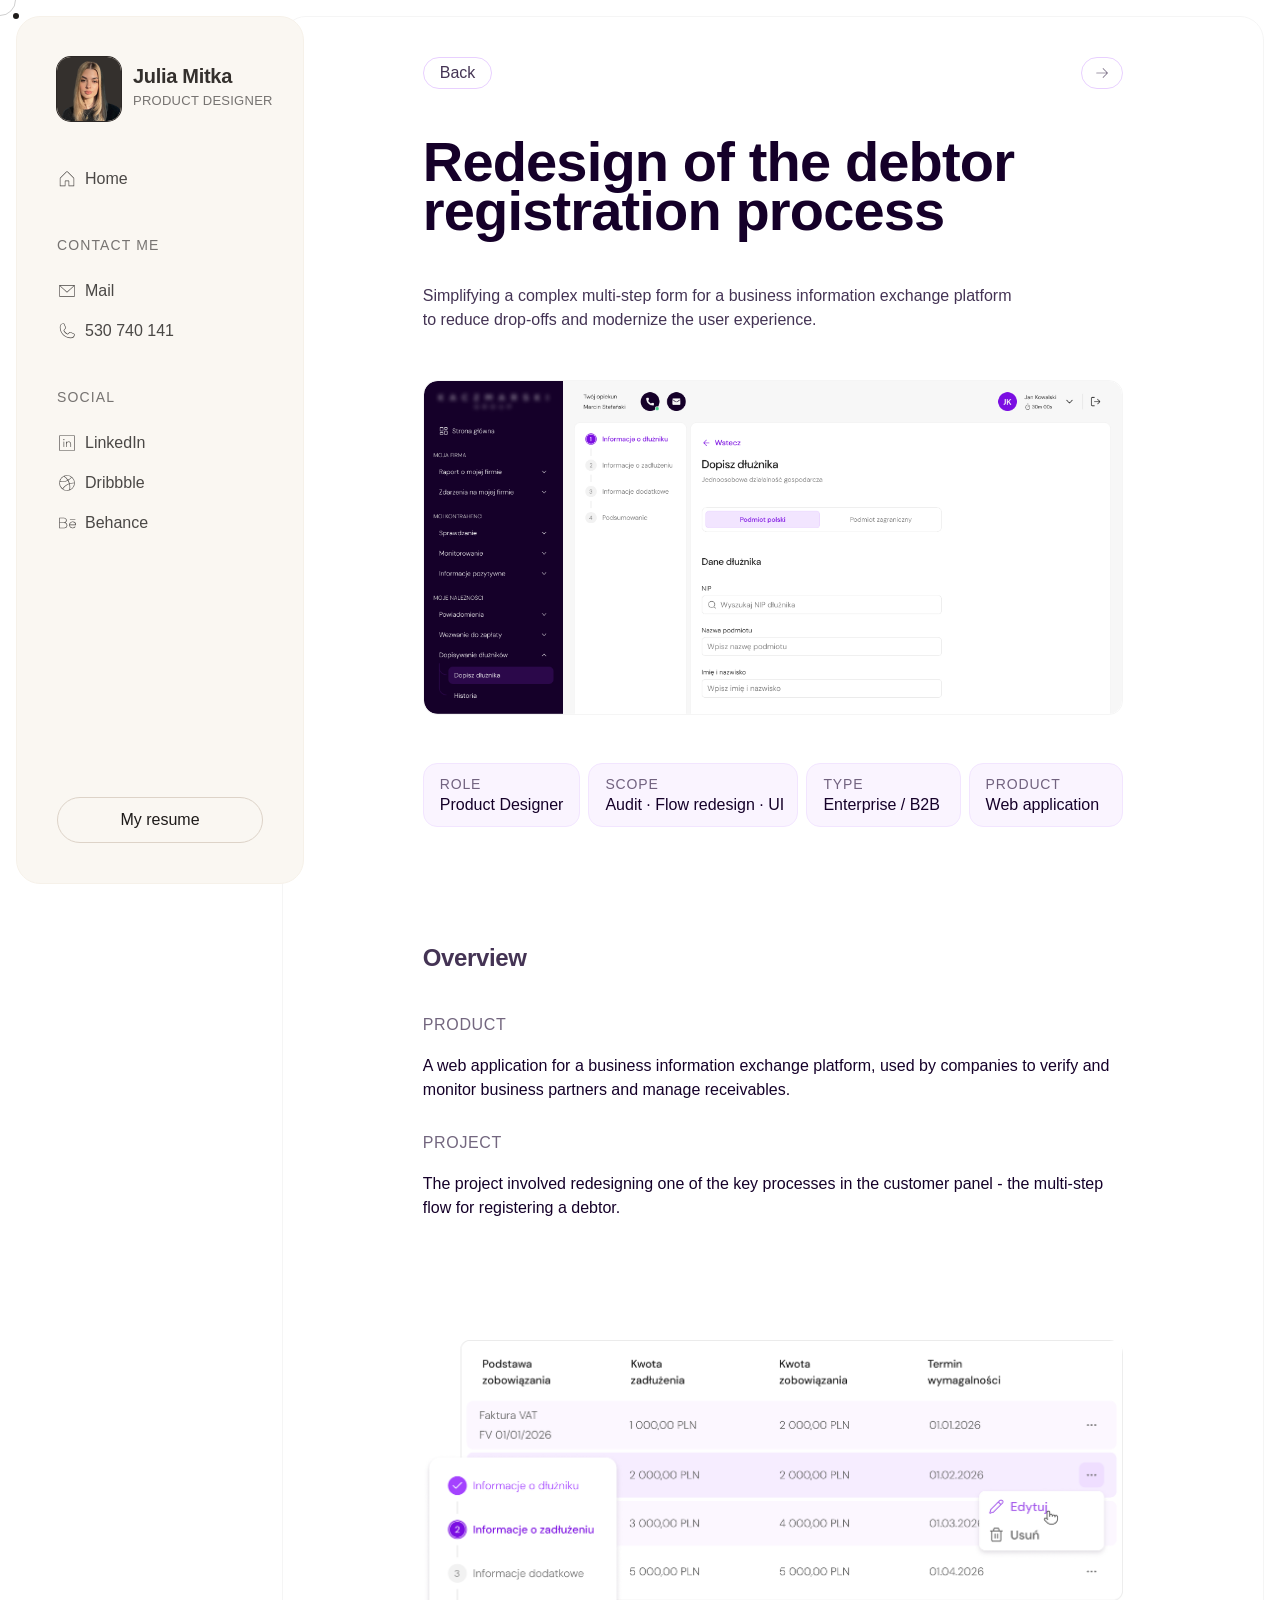
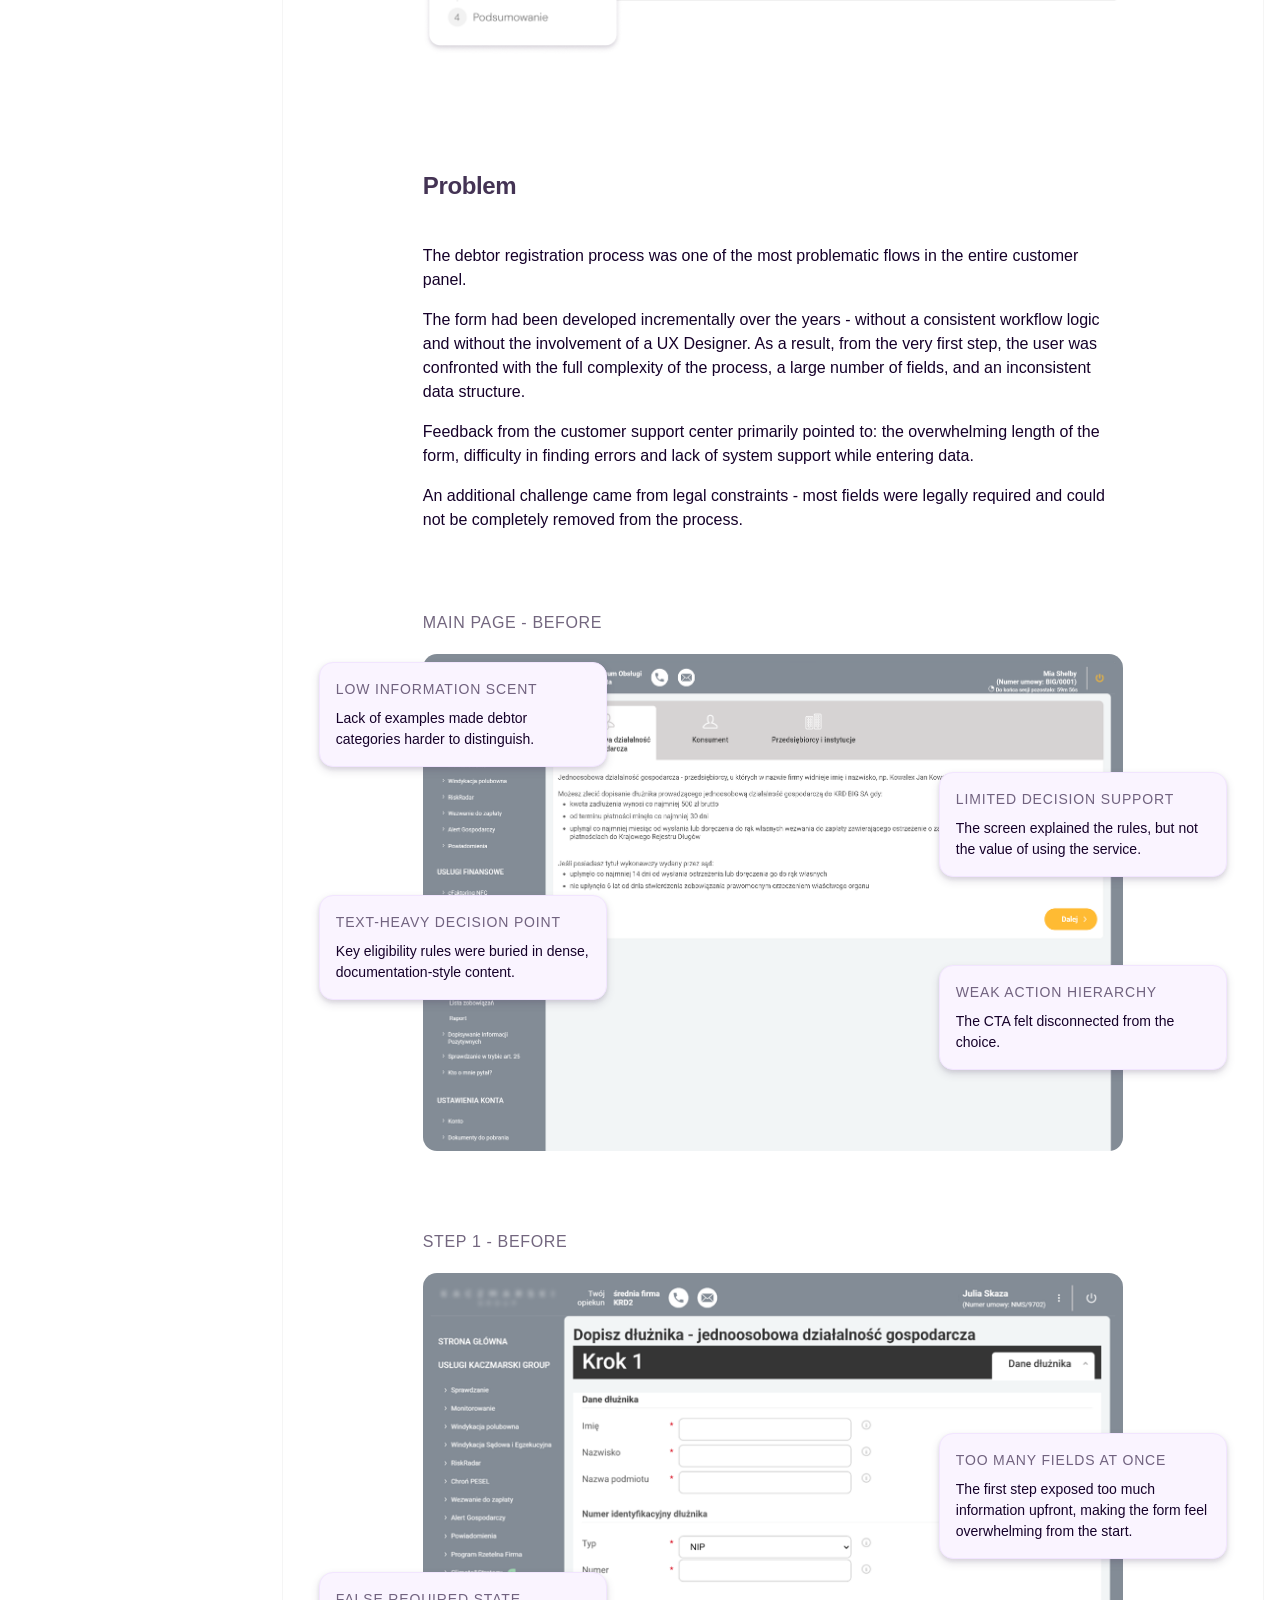
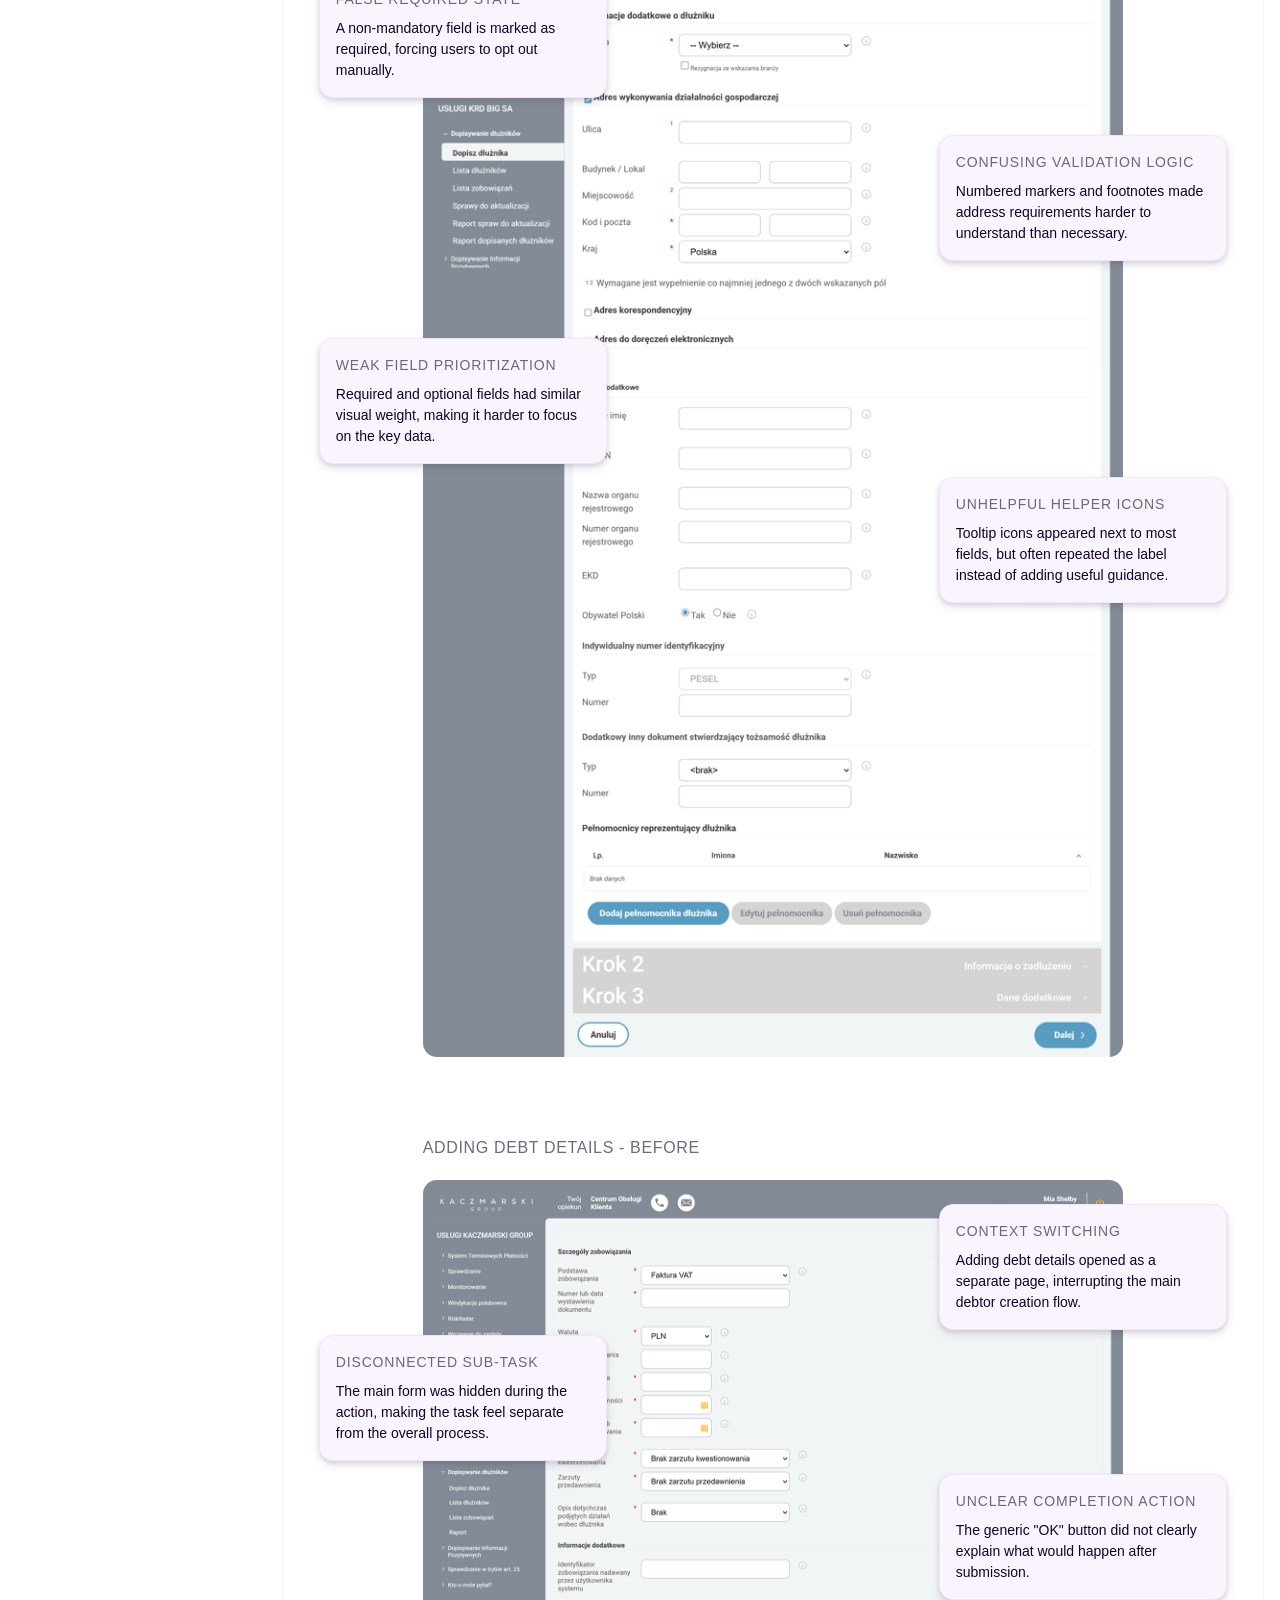
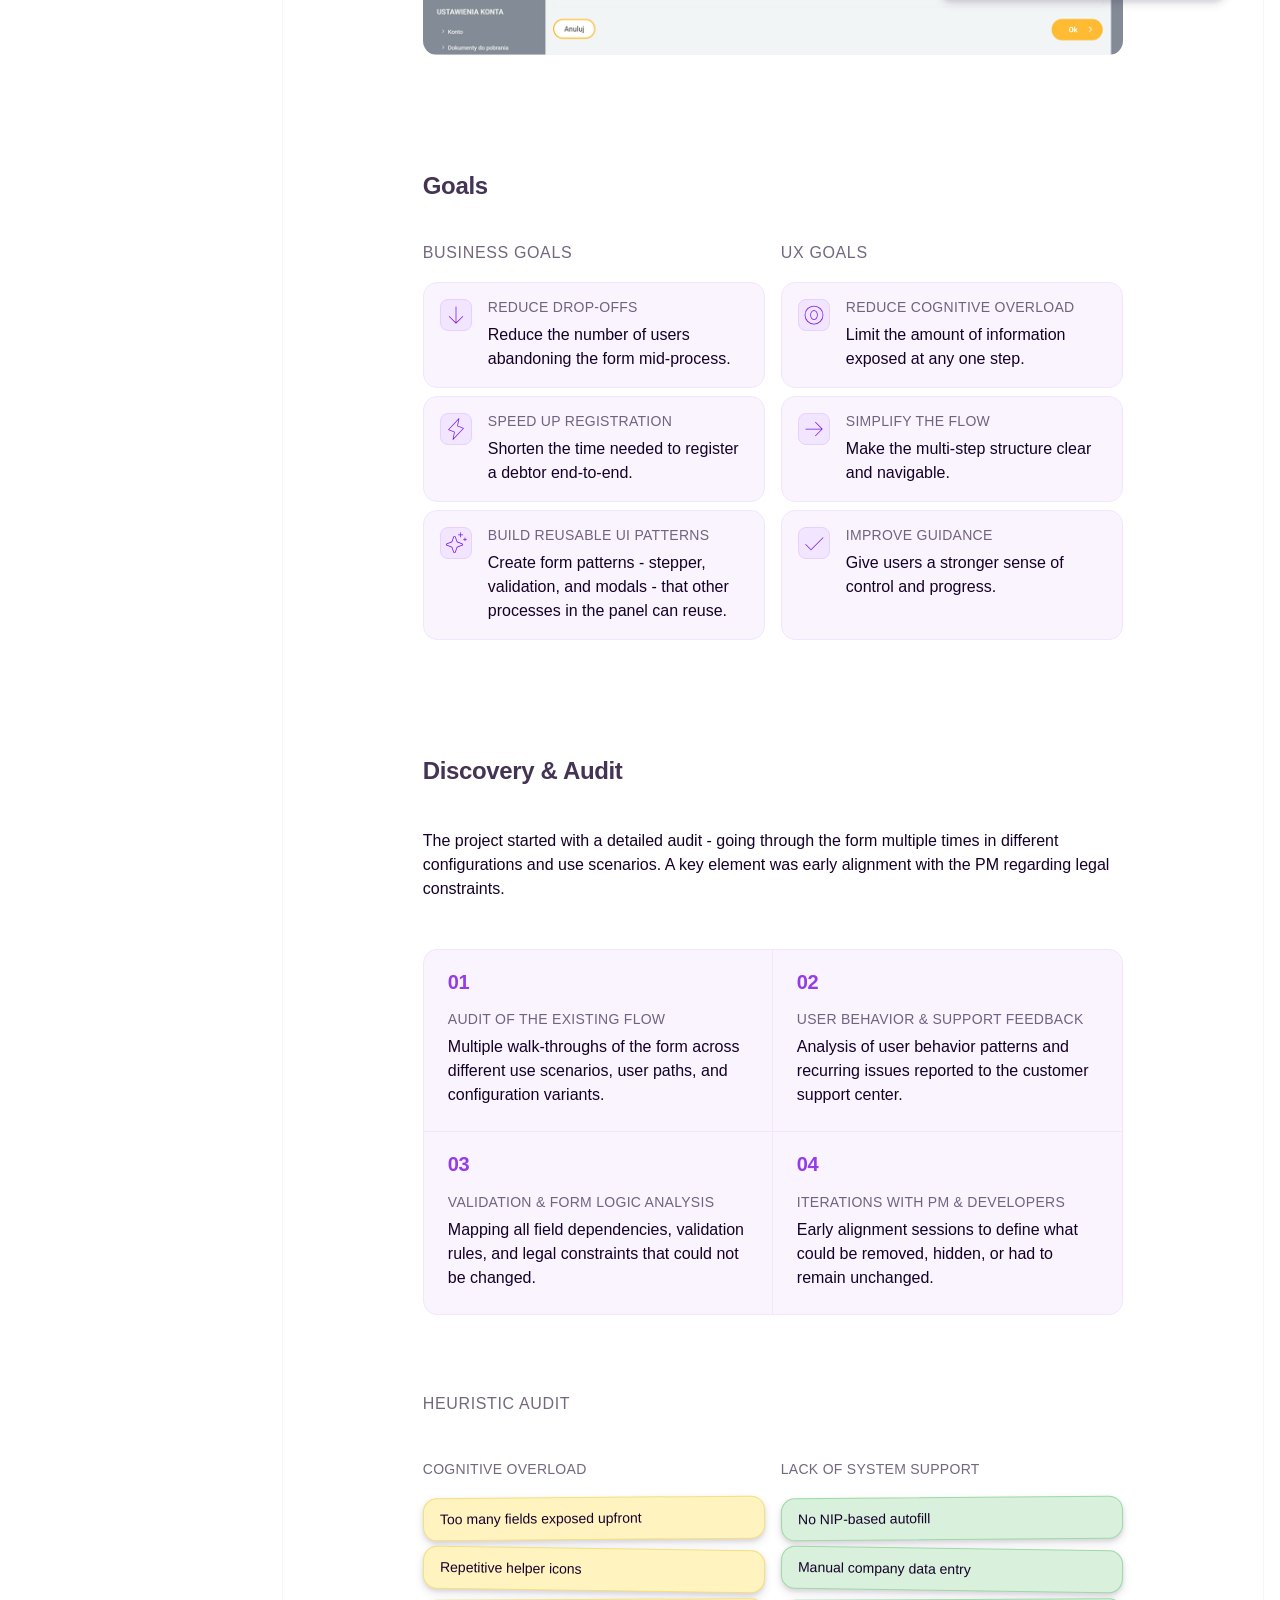
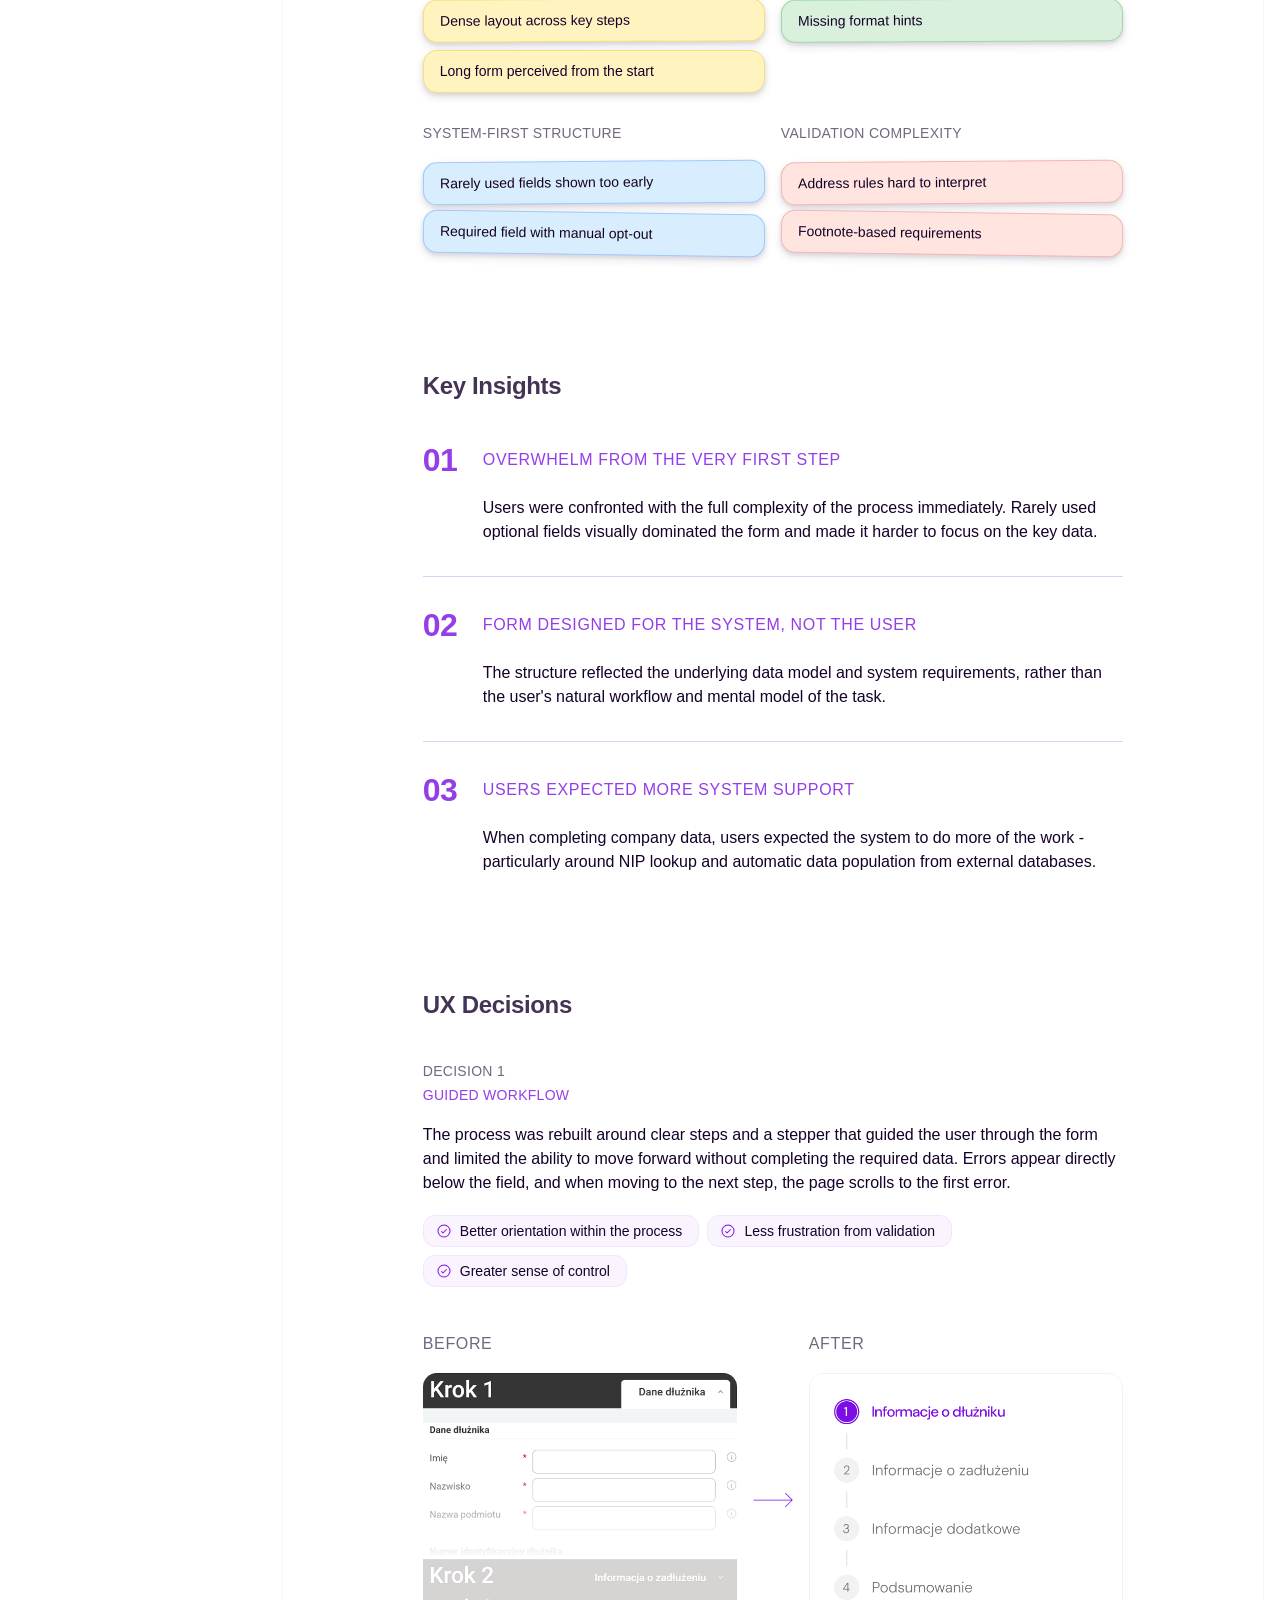
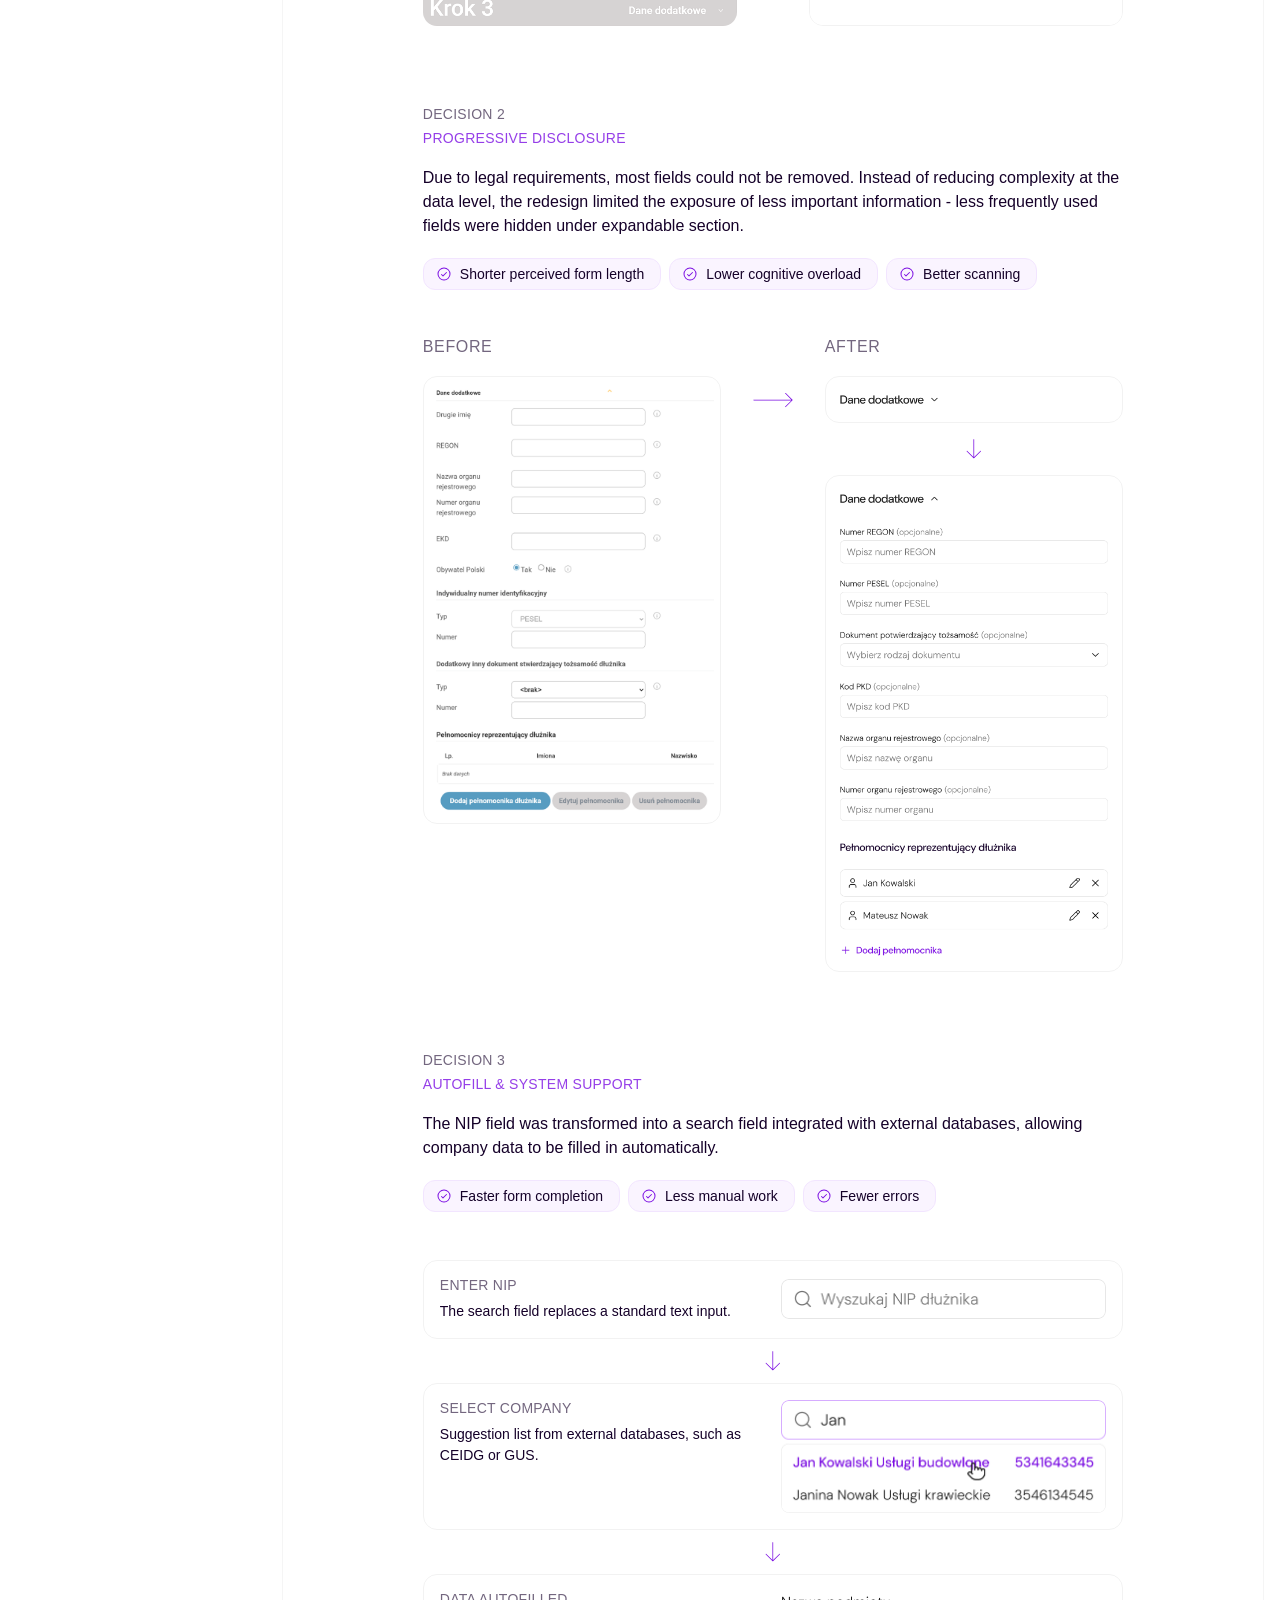
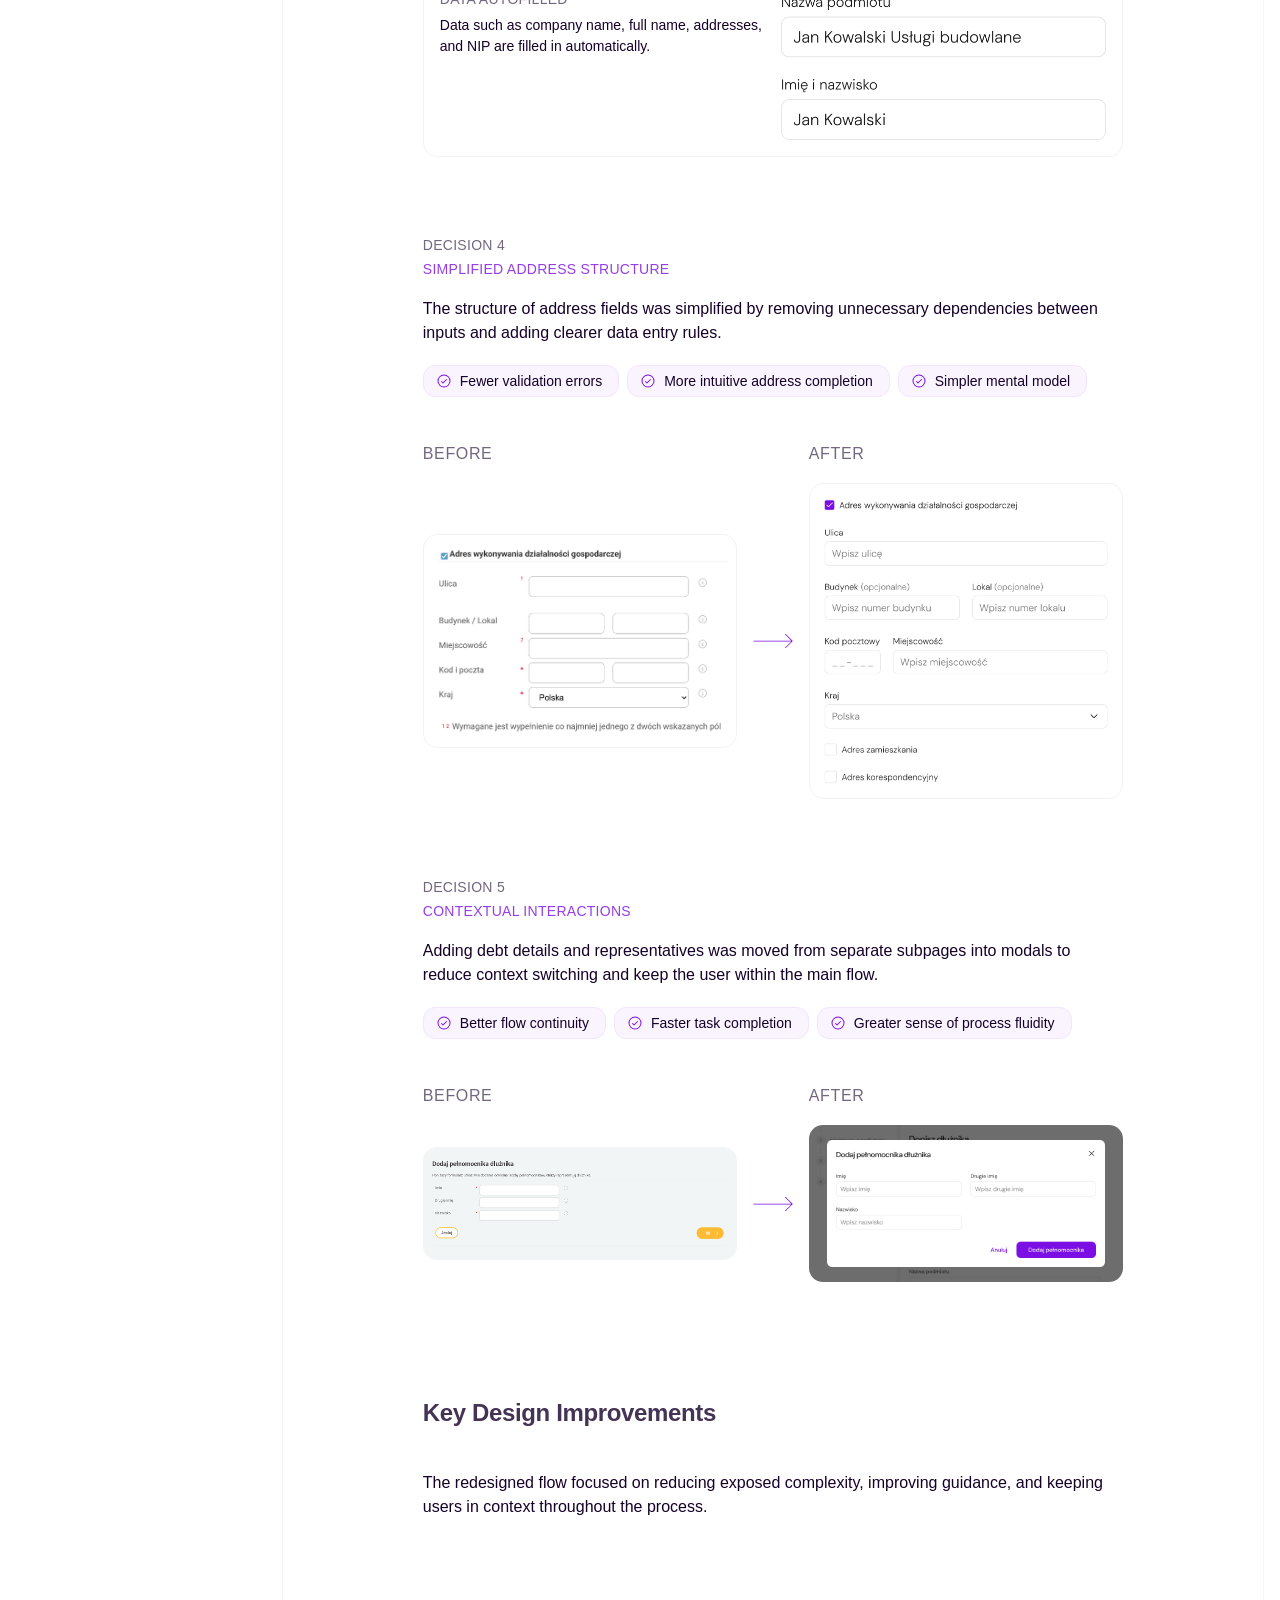
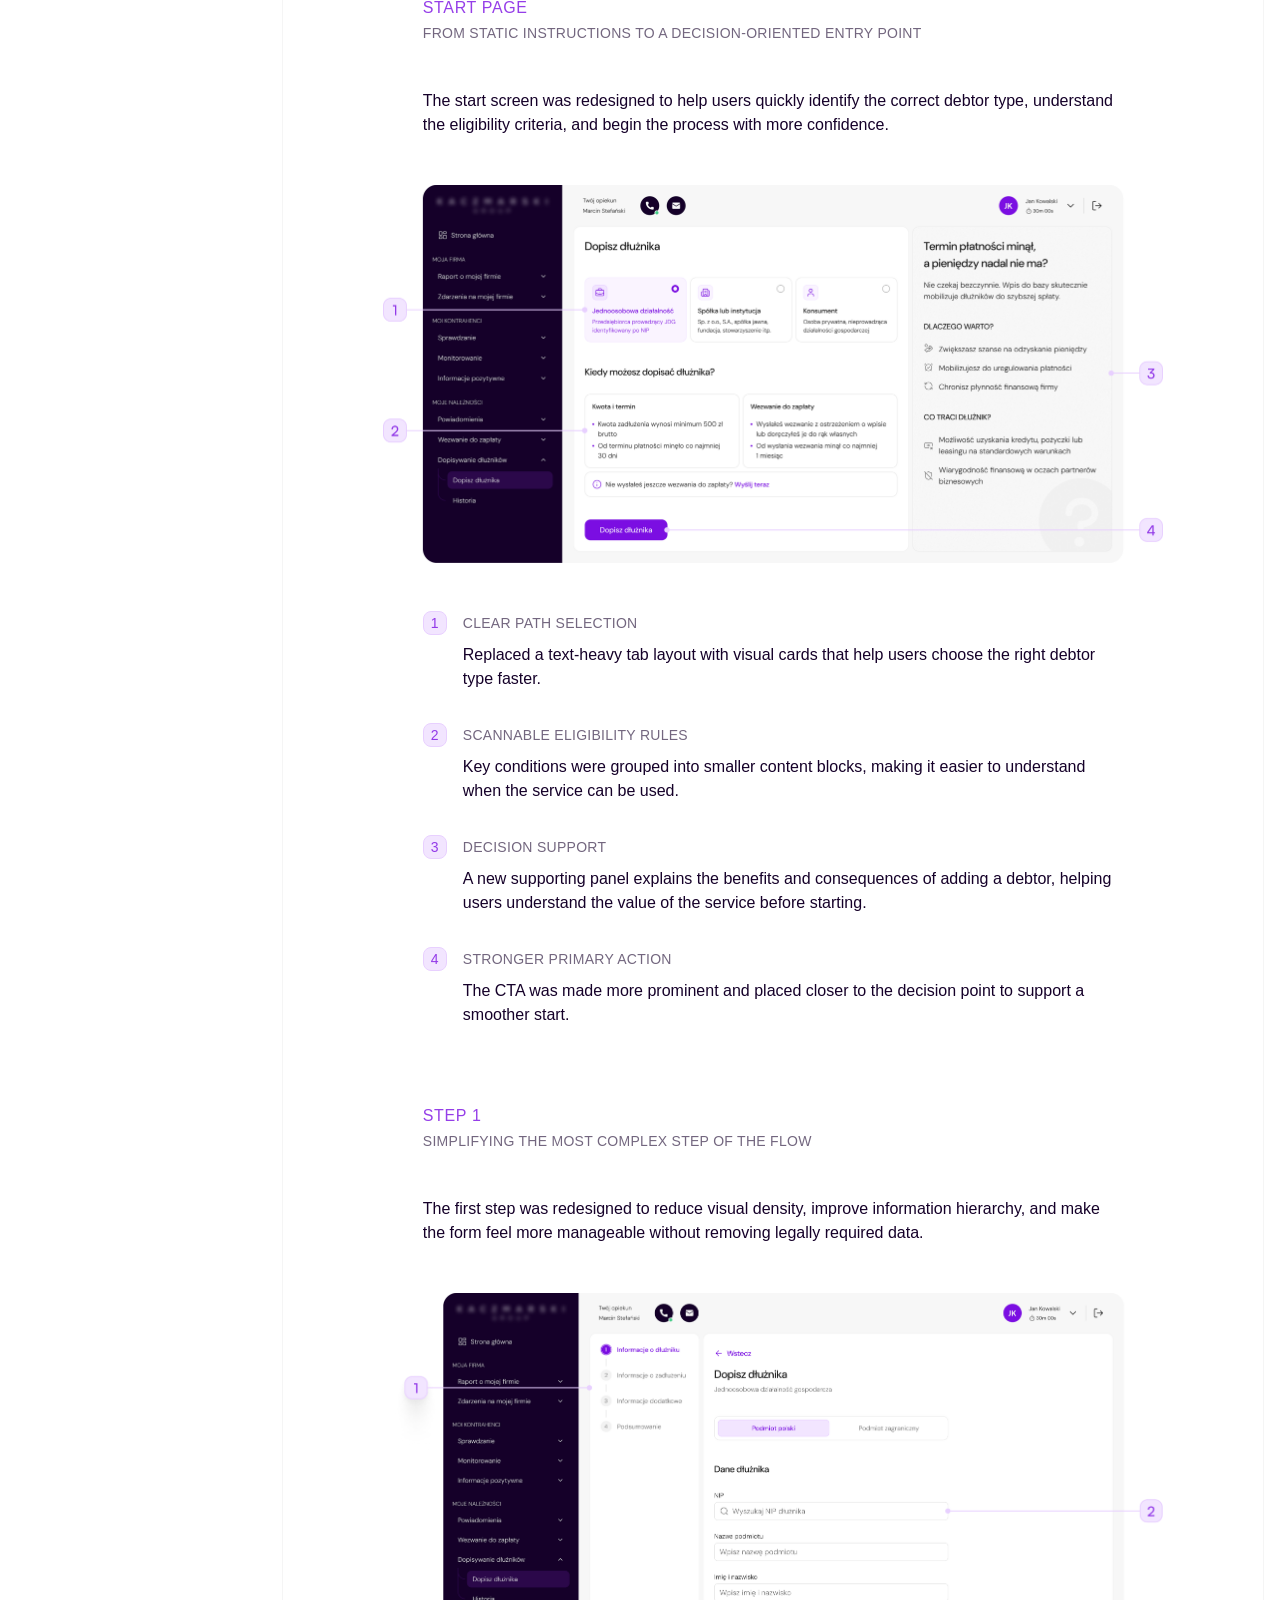
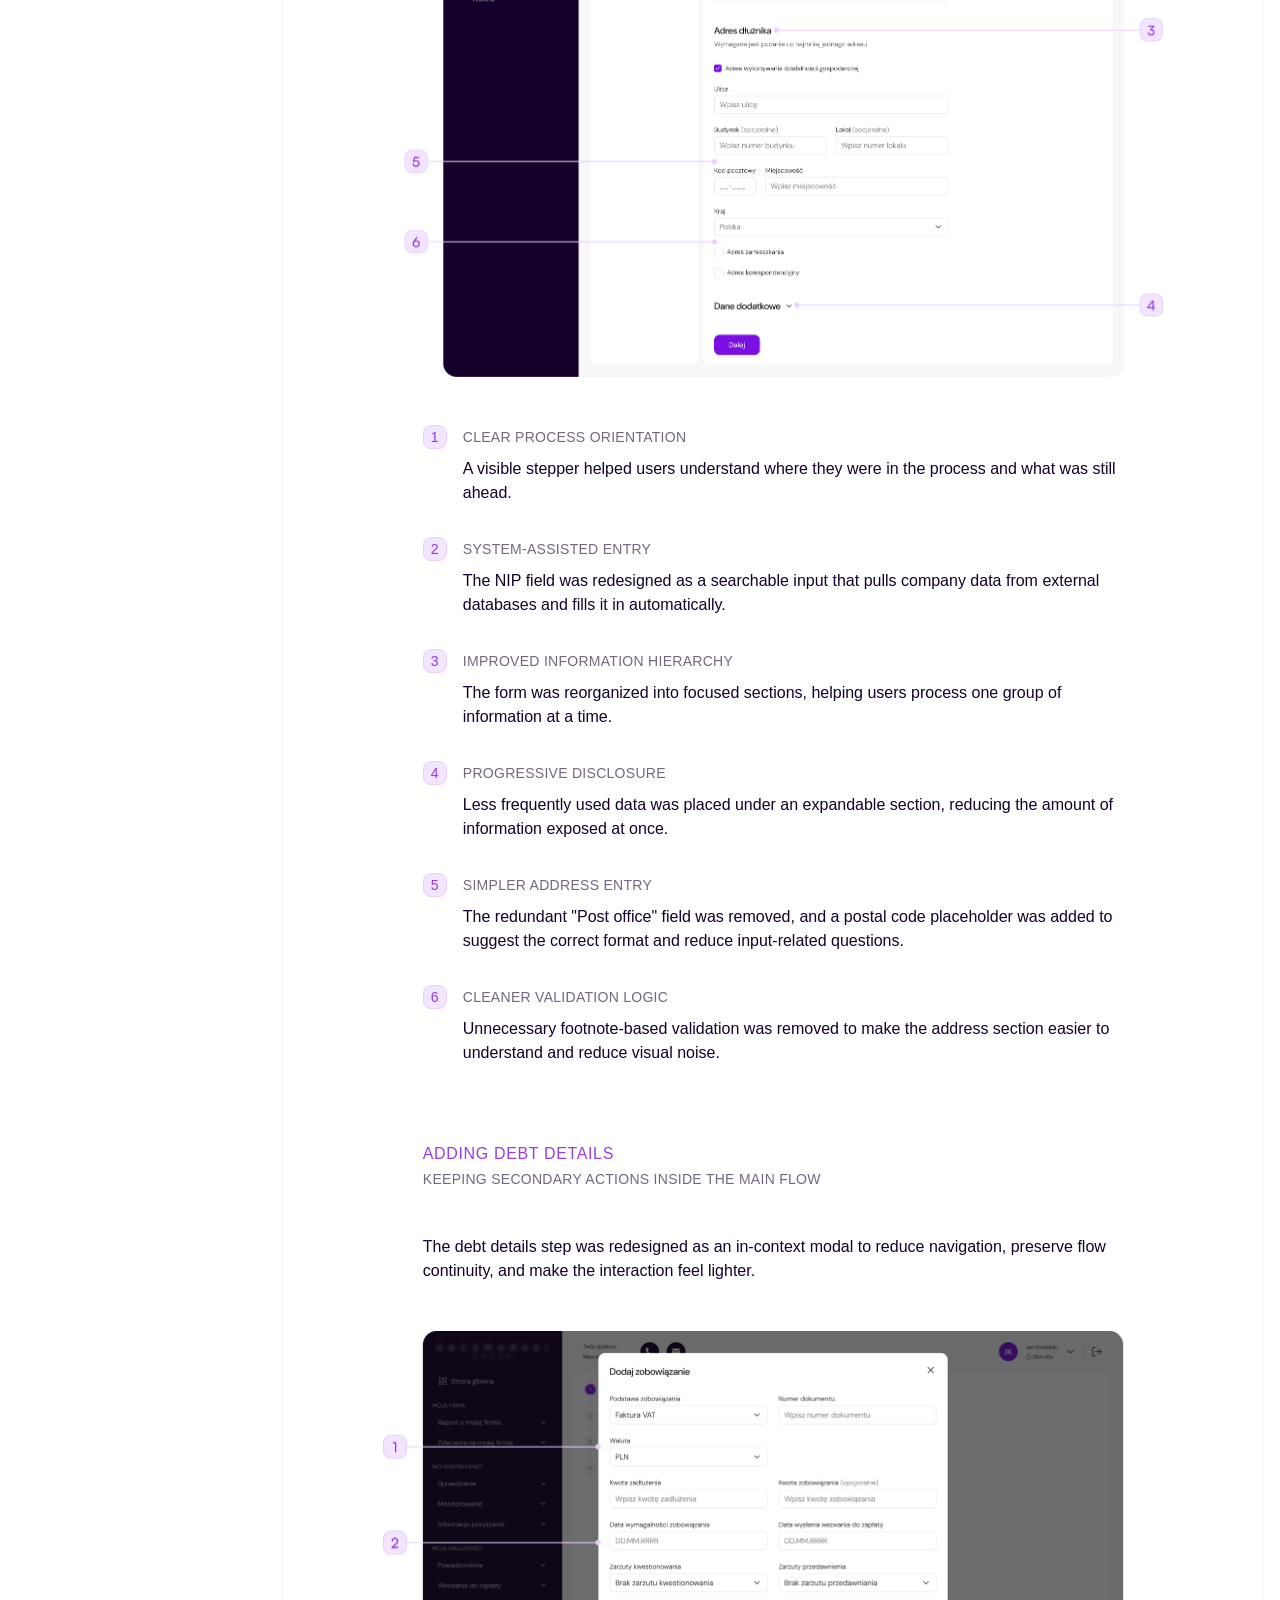
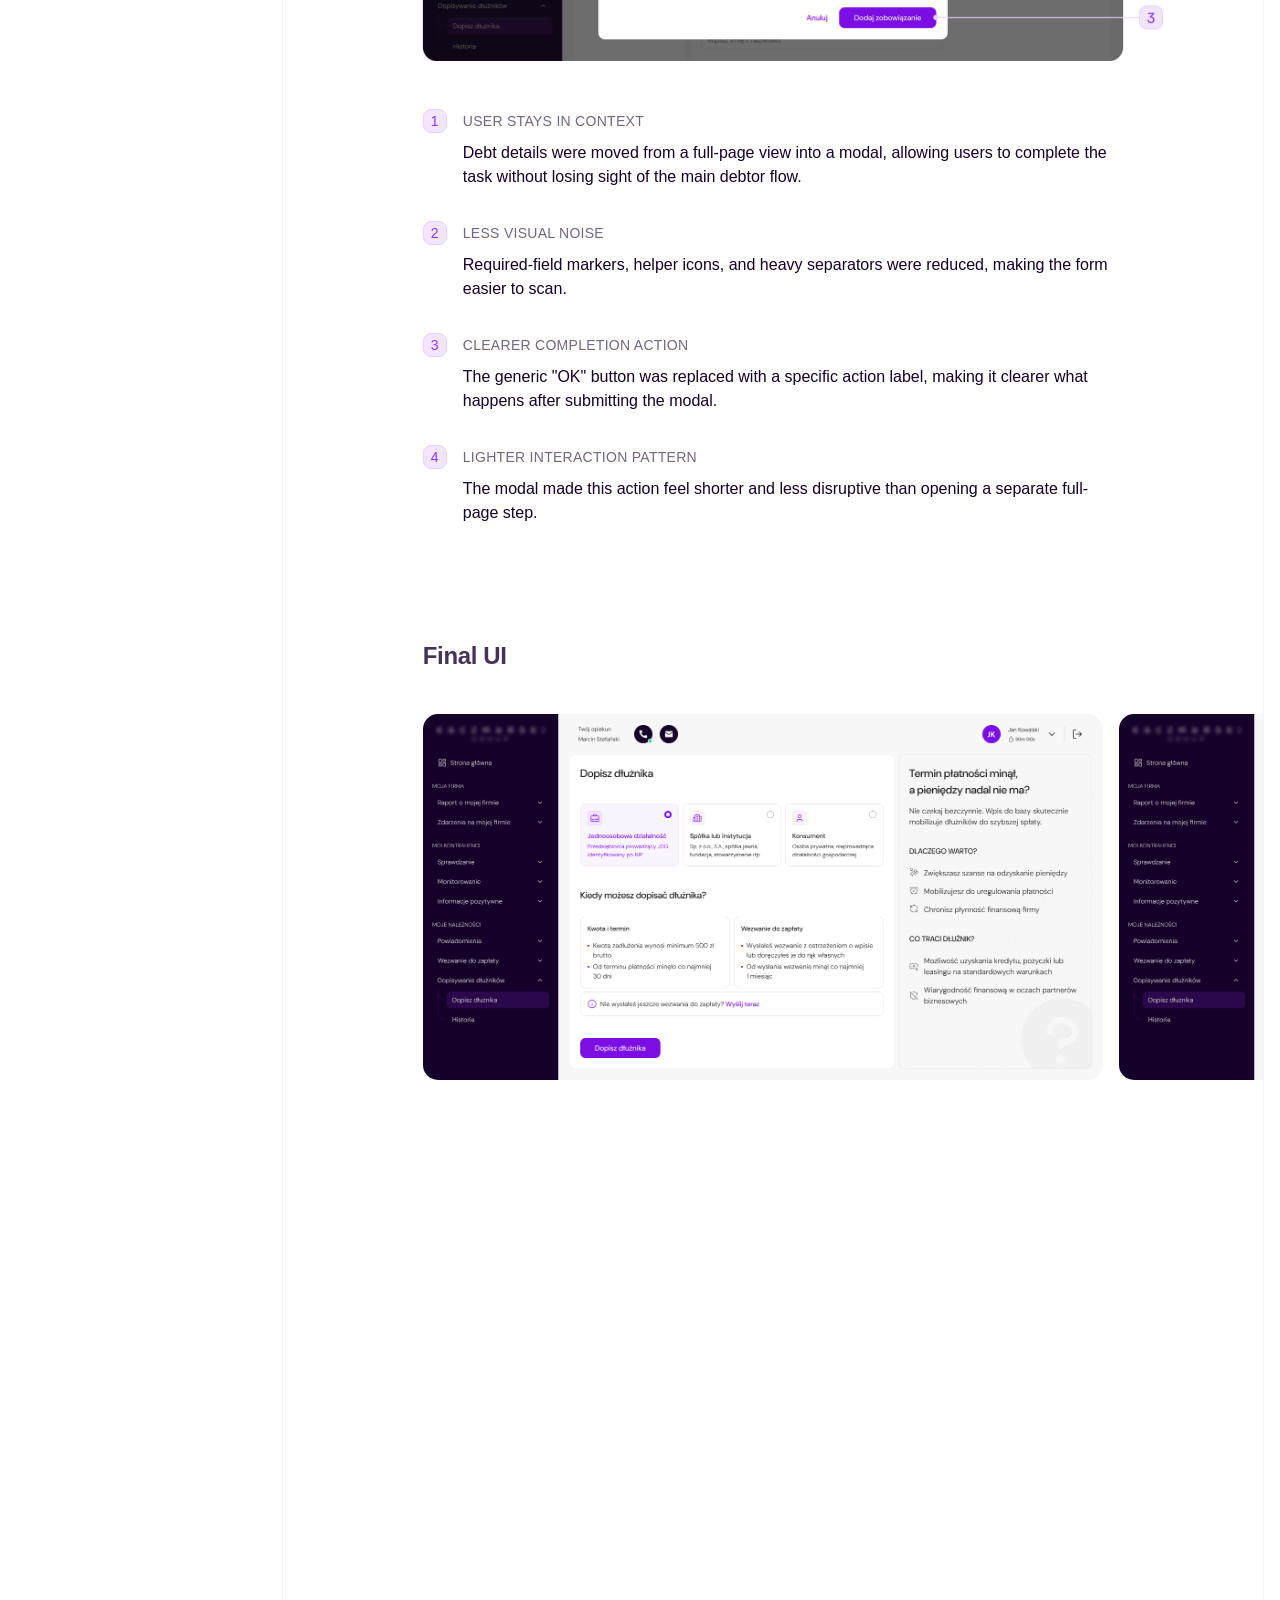
<file: case-study-form.html>
﻿<!DOCTYPE html>
<html lang="en">
<head>
  <meta charset="UTF-8">
  <meta name="viewport" content="width=device-width, initial-scale=1.0">
  <title>Form Redesign - Case Study · Julia Mitka</title>
  <meta name="description" content="Redesign of the debtor registration process — product design case study by Julia Mitka.">
  <link rel="icon" href="assets/favicon.svg" type="image/svg+xml">
  <link rel="icon" href="assets/favicon-32.png" type="image/png" sizes="32x32">
  <link rel="apple-touch-icon" href="assets/apple-touch-icon.png">

  <link rel="stylesheet" href="https://api.fontshare.com/v2/css?f[]=satoshi@900,700,500,400,300&display=swap">
  <link rel="stylesheet" href="https://api.fontshare.com/v2/css?f[]=clash-display@400,500,600,700&display=swap">
  <link rel="preconnect" href="https://fonts.googleapis.com">
  <link rel="preconnect" href="https://fonts.gstatic.com" crossorigin>
  <link href="https://fonts.googleapis.com/css2?family=Syne:wght@400;500;600;700;800&display=swap" rel="stylesheet">

  <link rel="stylesheet" href="case-study.css">
</head>
<body>

  <div class="cursor" id="cursor"></div>
  <div class="cursor-follower" id="cursor-follower"></div>

  <div class="cs-layout">

    <!-- â•â•â•â•â•â•â•â•â•â•â•â•â•â•â•â•â•â•â•â•â•â•â•â•â•â•â•â•â•â•â•â•â•â•â•â•â•â•â•â•â•â•
         LEFT COLUMN — sticky
    â•â•â•â•â•â•â•â•â•â•â•â•â•â•â•â•â•â•â•â•â•â•â•â•â•â•â•â•â•â•â•â•â•â•â•â•â•â•â•â•â•â• -->
    <aside class="cs-left-col">
      <div class="cs-left-in">

        <!-- Identity -->
        <div class="cs-left-identity">
          <a href="index.html" class="cs-avatar" aria-label="Home">
            <img src="assets/julia.jpg" alt="Julia Mitka"
              onerror="this.style.display='none';this.parentElement.classList.add('cs-avatar--empty')">
          </a>
          <div class="cs-left-ident">
            <h5 class="cs-left-name">Julia Mitka</h5>
            <span class="cs-left-role">Product Designer</span>
          </div>
        </div>

        <!-- Home -->
        <div class="cs-left-nav">
          <a href="index.html" class="cs-left-link">
            <svg xmlns="http://www.w3.org/2000/svg" width="20" height="20" fill="currentColor" viewBox="0 0 256 256" aria-hidden="true"><path d="M216.49,111.51l-80-80a12,12,0,0,0-17,0l-80,80A12,12,0,0,0,36,120v96a4,4,0,0,0,4,4h64a4,4,0,0,0,4-4V156h40v60a4,4,0,0,0,4,4h64a4,4,0,0,0,4-4V120A12,12,0,0,0,216.49,111.51ZM212,212H156V152a4,4,0,0,0-4-4H104a4,4,0,0,0-4,4v60H44V120a4,4,0,0,1,1.17-2.83l80-80a4,4,0,0,1,5.66,0l80,80A4,4,0,0,1,212,120Z"/></svg>
            Home
          </a>
        </div>

        <!-- Contact -->
        <div class="cs-left-contact">
          <span class="cs-left-label">Contact me</span>
          <div class="cs-left-links">
            <a href="mailto:julia.mitka98@gmail.com" class="cs-left-link">
              <svg xmlns="http://www.w3.org/2000/svg" width="20" height="20" fill="currentColor" viewBox="0 0 256 256" aria-hidden="true"><path d="M224,52H32a4,4,0,0,0-4,4V192a12,12,0,0,0,12,12H216a12,12,0,0,0,12-12V56A4,4,0,0,0,224,52Zm-10.28,8L128,138.57,42.28,60ZM216,196H40a4,4,0,0,1-4-4V65.09L125.3,147a4,4,0,0,0,5.4,0L220,65.09V192A4,4,0,0,1,216,196Z"/></svg>
              Mail
            </a>
            <span class="cs-left-link cs-left-link--static">
              <svg xmlns="http://www.w3.org/2000/svg" width="20" height="20" fill="currentColor" viewBox="0 0 256 256" aria-hidden="true"><path d="M220.78,162.13,173.56,141A12,12,0,0,0,162.18,142a3.37,3.37,0,0,0-.38.28L137,163.42a3.93,3.93,0,0,1-3.7.21c-16.24-7.84-33.05-24.52-40.89-40.57a3.9,3.9,0,0,1,.18-3.69l21.2-25.21c.1-.12.19-.25.28-.38a12,12,0,0,0,1-11.36L93.9,35.28a12,12,0,0,0-12.48-7.19A52.25,52.25,0,0,0,36,80c0,77.2,62.8,140,140,140a52.25,52.25,0,0,0,51.91-45.42A12,12,0,0,0,220.78,162.13ZM220,173.58A44.23,44.23,0,0,1,176,212C103.22,212,44,152.78,44,80A44.23,44.23,0,0,1,82.42,36a3.87,3.87,0,0,1,.48,0,4,4,0,0,1,3.67,2.49l21.11,47.14a4,4,0,0,1-.23,3.6l-21.19,25.2c-.1.13-.2.25-.29.39a12,12,0,0,0-.78,11.75c8.69,17.79,26.61,35.58,44.6,44.27a12,12,0,0,0,11.79-.87l.37-.28,24.83-21.12a3.93,3.93,0,0,1,3.57-.27l47.21,21.16A4,4,0,0,1,220,173.58Z"/></svg>
              530 740 141
            </span>
          </div>
        </div>

        <!-- Social -->
        <div class="cs-left-contact">
          <span class="cs-left-label">Social</span>
          <div class="cs-left-links">
            <a href="https://www.linkedin.com/in/julia-mitka" class="cs-left-link" target="_blank" rel="noopener noreferrer">
              <svg xmlns="http://www.w3.org/2000/svg" width="20" height="20" fill="currentColor" viewBox="0 0 256 256" aria-hidden="true"><path d="M216,28H40A12,12,0,0,0,28,40V216a12,12,0,0,0,12,12H216a12,12,0,0,0,12-12V40A12,12,0,0,0,216,28Zm4,188a4,4,0,0,1-4,4H40a4,4,0,0,1-4-4V40a4,4,0,0,1,4-4H216a4,4,0,0,1,4,4ZM92,112v64a4,4,0,0,1-8,0V112a4,4,0,0,1,8,0Zm88,28v36a4,4,0,0,1-8,0V140a24,24,0,0,0-48,0v36a4,4,0,0,1-8,0V112a4,4,0,0,1,8,0v6.87A32,32,0,0,1,180,140ZM96,84a8,8,0,1,1-8-8A8,8,0,0,1,96,84Z"/></svg>
              LinkedIn
            </a>
            <a href="https://dribbble.com/juliamitka" class="cs-left-link" target="_blank" rel="noopener noreferrer">
              <svg xmlns="http://www.w3.org/2000/svg" width="20" height="20" fill="currentColor" viewBox="0 0 256 256" aria-hidden="true"><path d="M128,28A100,100,0,1,0,228,128,100.11,100.11,0,0,0,128,28Zm91.92,96.43C216,124.15,212,124,208,124a164.4,164.4,0,0,0-46.55,6.74A163.48,163.48,0,0,0,146.61,97c-.49-.82-1-1.64-1.5-2.46A164,164,0,0,0,188.5,58.75,91.8,91.8,0,0,1,219.92,124.43ZM182.25,53.75a156.23,156.23,0,0,1-41.46,34.08,165,165,0,0,0-46.3-45.51,91.86,91.86,0,0,1,87.76,11.43ZM85.78,46.28a157,157,0,0,1,47.9,45.34A155.67,155.67,0,0,1,64,108a157.47,157.47,0,0,1-25.33-2A92.35,92.35,0,0,1,85.78,46.28ZM36,128a92.34,92.34,0,0,1,1.1-14.2A165.6,165.6,0,0,0,64,116a163.6,163.6,0,0,0,74.05-17.62c.55.9,1.11,1.79,1.64,2.7a155.15,155.15,0,0,1,14.14,32.11,162.7,162.7,0,0,0-27.59,12.61A164.94,164.94,0,0,0,70,199.36,91.84,91.84,0,0,1,36,128Zm40.44,76.16a157.08,157.08,0,0,1,53.8-51.43A153.87,153.87,0,0,1,156,140.91a156.32,156.32,0,0,1,4.9,38.78,157,157,0,0,1-4.11,35.69,91.94,91.94,0,0,1-80.37-11.22Zm89.3,7.74a165.24,165.24,0,0,0,3.18-32.21,164.26,164.26,0,0,0-5.28-41.26A156.44,156.44,0,0,1,208,132c4,0,7.94.15,11.88.45A92.17,92.17,0,0,1,165.74,211.9Z"/></svg>
              Dribbble
            </a>
            <a href="https://www.behance.net/juliamitka" class="cs-left-link" target="_blank" rel="noopener noreferrer">
              <svg xmlns="http://www.w3.org/2000/svg" width="20" height="20" fill="currentColor" viewBox="0 0 256 256" aria-hidden="true"><path d="M108.16,122.74A34,34,0,0,0,90,60H32a4,4,0,0,0-4,4V192a4,4,0,0,0,4,4H94a38,38,0,0,0,14.16-73.26ZM36,68H90a26,26,0,0,1,0,52H36ZM94,188H36V128H94a30,30,0,0,1,0,60ZM164,80a4,4,0,0,1,4-4h64a4,4,0,0,1,0,8H168A4,4,0,0,1,164,80Zm36,28a44,44,0,1,0,35.2,70.41,4,4,0,0,0-6.4-4.81A36,36,0,0,1,164.22,156H240a4,4,0,0,0,4-4A44.05,44.05,0,0,0,200,108Zm-35.78,40a36,36,0,0,1,71.56,0Z"/></svg>
              Behance
            </a>
          </div>
        </div>

        <div class="cs-left-resume">
          <a href="assets/cv-julia-mitka.pdf?v=20261016" class="cs-left-resume-btn" target="_blank" rel="noopener noreferrer">My resume</a>
        </div>

      </div>
    </aside>

    <!-- â•â•â•â•â•â•â•â•â•â•â•â•â•â•â•â•â•â•â•â•â•â•â•â•â•â•â•â•â•â•â•â•â•â•â•â•â•â•â•â•â•â•
         RIGHT COLUMN — scrollable
    â•â•â•â•â•â•â•â•â•â•â•â•â•â•â•â•â•â•â•â•â•â•â•â•â•â•â•â•â•â•â•â•â•â•â•â•â•â•â•â•â•â• -->
    <div class="cs-right-col">

      <!-- 1. HERO -->
      <section class="cs-hero" id="sec-hero">
        <div class="cs-hero-content">

          <!-- Navigation buttons -->
          <div class="cs-hero-nav reveal">
            <a href="#" class="cs-hero-btn-back" onclick="history.back(); return false;">Back</a>
            <a href="case-study-mobile.html" class="cs-hero-btn-arrow" aria-label="Next project">
              <svg xmlns="http://www.w3.org/2000/svg" width="16" height="16" fill="currentColor" viewBox="0 0 256 256" aria-hidden="true"><path d="M218.83,130.83l-72,72a4,4,0,0,1-5.66-5.66L206.34,132H40a4,4,0,0,1,0-8H206.34L141.17,58.83a4,4,0,0,1,5.66-5.66l72,72A4,4,0,0,1,218.83,130.83Z"/></svg>
            </a>
          </div>

          <!-- Title -->
          <h2 class="cs-hero-title reveal">Redesign of the debtor registration process</h2>

          <!-- Description -->
          <p class="cs-hero-sub reveal">Simplifying a complex multi-step form for a business information exchange platform<br>to reduce drop-offs and modernize the user experience.</p>

          <!-- Hero video: plays once, then hands over to the still final design -->
          <div class="cs-hero-img-wrap cs-hero-media reveal">
            <img src="assets/hero-image.png" alt="Debtor registration process — redesign" class="cs-hero-img cs-hero-still">
            <video class="cs-hero-video" autoplay muted playsinline preload="auto" aria-hidden="true">
              <source src="assets/hero-video.mp4" type="video/mp4">
            </video>
          </div>

          <!-- Info boxes -->
          <div class="cs-chips reveal">
            <div class="cs-chip">
              <span class="cs-chip-label">Role</span>
              <span class="cs-chip-val">Product Designer</span>
            </div>
            <div class="cs-chip cs-chip--wide">
              <span class="cs-chip-label">Scope</span>
              <span class="cs-chip-val">Audit · Flow redesign · UI</span>
            </div>
            <div class="cs-chip">
              <span class="cs-chip-label">Type</span>
              <span class="cs-chip-val">Enterprise / B2B</span>
            </div>
            <div class="cs-chip">
              <span class="cs-chip-label">Product</span>
              <span class="cs-chip-val">Web application</span>
            </div>
          </div>

        </div>
      </section>

      <!-- 2. OVERVIEW -->
      <section class="cs-section" id="sec-overview">
        <div class="cs-section-inner">
          <h4 class="cs-section-hd reveal">Overview</h4>
          <div class="cs-overview-list">
            <div class="cs-ov-item reveal">
              <span class="cs-ov-label">Product</span>
              <p class="cs-ov-text">A web application for a business information exchange platform, used by companies to verify and monitor business partners and manage receivables.</p>
            </div>
            <div class="cs-ov-item reveal">
              <span class="cs-ov-label">Project</span>
              <p class="cs-ov-text">The project involved redesigning one of the key processes in the customer panel - the multi-step flow for registering a debtor.</p>
            </div>
          </div>
          <img src="assets/overview-img.png" alt="" class="cs-overview-img reveal">
        </div>
      </section>

      <!-- 3. PROBLEM -->
      <section class="cs-section" id="sec-problem">
        <div class="cs-section-inner">
          <h4 class="cs-section-hd reveal">Problem</h4>
          <div class="cs-problem-intro reveal">
            <p>The debtor registration process was one of the most problematic flows in the entire customer panel.</p>
            <p>The form had been developed incrementally over the years - without a consistent workflow logic and without the involvement of a UX Designer. As a result, from the very first step, the user was confronted with the full complexity of the process, a large number of fields, and an inconsistent data structure.</p>
            <p>Feedback from the customer support center primarily pointed to: the overwhelming length of the form, difficulty in finding errors and lack of system support while entering data.</p>
            <p>An additional challenge came from legal constraints - most fields were legally required and could not be completely removed from the process.</p>
          </div>

          <!-- Before annotated -->
          <div class="cs-annotated reveal">
            <p class="cs-annotated-label">MAIN PAGE - BEFORE</p>
            <div class="cs-annotated-stage">
            <div class="cs-annotated-img-wrap">
              <img src="assets/before-main.png" alt="Main page before redesign">
            </div>

            <div class="cs-callout cs-callout--tl">
              <p class="cs-callout-title">LOW INFORMATION SCENT</p>
              <p class="cs-callout-body">Lack of examples made debtor categories harder to distinguish.</p>
            </div>

            <div class="cs-callout cs-callout--tr">
              <p class="cs-callout-title">LIMITED DECISION SUPPORT</p>
              <p class="cs-callout-body">The screen explained the rules, but not the value of using the service.</p>
            </div>

            <div class="cs-callout cs-callout--bl">
              <p class="cs-callout-title">TEXT-HEAVY DECISION POINT</p>
              <p class="cs-callout-body">Key eligibility rules were buried in dense, documentation-style content.</p>
            </div>

            <div class="cs-callout cs-callout--br">
              <p class="cs-callout-title">WEAK ACTION HIERARCHY</p>
              <p class="cs-callout-body">The CTA felt disconnected from the choice.</p>
            </div>
            </div>
          </div>

          <!-- Before annotated - Step 1 -->
          <div class="cs-annotated cs-annotated--spaced reveal">
            <p class="cs-annotated-label">STEP 1 - BEFORE</p>
            <div class="cs-annotated-stage">
              <div class="cs-annotated-img-wrap">
                <img src="assets/before-step1.png" alt="Step 1 before redesign">
              </div>

              <div class="cs-callout cs-callout--s1-l1">
                <p class="cs-callout-title">FALSE REQUIRED STATE</p>
                <p class="cs-callout-body">A non-mandatory field is marked as required, forcing users to opt out manually.</p>
              </div>

              <div class="cs-callout cs-callout--s1-l2">
                <p class="cs-callout-title">WEAK FIELD PRIORITIZATION</p>
                <p class="cs-callout-body">Required and optional fields had similar visual weight, making it harder to focus on the key data.</p>
              </div>

              <div class="cs-callout cs-callout--s1-r1">
                <p class="cs-callout-title">TOO MANY FIELDS AT ONCE</p>
                <p class="cs-callout-body">The first step exposed too much information upfront, making the form feel overwhelming from the start.</p>
              </div>

              <div class="cs-callout cs-callout--s1-r2">
                <p class="cs-callout-title">CONFUSING VALIDATION LOGIC</p>
                <p class="cs-callout-body">Numbered markers and footnotes made address requirements harder to understand than necessary.</p>
              </div>

              <div class="cs-callout cs-callout--s1-r3">
                <p class="cs-callout-title">UNHELPFUL HELPER ICONS</p>
                <p class="cs-callout-body">Tooltip icons appeared next to most fields, but often repeated the label instead of adding useful guidance.</p>
              </div>
            </div>
          </div>

          <!-- Before annotated - Adding debt details -->
          <div class="cs-annotated cs-annotated--spaced reveal">
            <p class="cs-annotated-label">ADDING DEBT DETAILS - BEFORE</p>
            <div class="cs-annotated-stage">
              <div class="cs-annotated-img-wrap">
                <img src="assets/before-adding-debt.png" alt="Adding debt details before redesign">
              </div>

              <div class="cs-callout cs-callout--ad-l1">
                <p class="cs-callout-title">DISCONNECTED SUB-TASK</p>
                <p class="cs-callout-body">The main form was hidden during the action, making the task feel separate from the overall process.</p>
              </div>

              <div class="cs-callout cs-callout--ad-r1">
                <p class="cs-callout-title">CONTEXT SWITCHING</p>
                <p class="cs-callout-body">Adding debt details opened as a separate page, interrupting the main debtor creation flow.</p>
              </div>

              <div class="cs-callout cs-callout--ad-r2">
                <p class="cs-callout-title">UNCLEAR COMPLETION ACTION</p>
                <p class="cs-callout-body">The generic "OK" button did not clearly explain what would happen after submission.</p>
              </div>
            </div>
          </div>

        </div>
      </section>

      <!-- 4. GOALS -->
      <section class="cs-section" id="sec-goals">
        <div class="cs-section-inner">
          <h4 class="cs-section-hd reveal">Goals</h4>
          <div class="cs-goals-grid">

            <div class="cs-goals-headers reveal">
              <span class="cs-goals-heading">Business goals</span>
              <span class="cs-goals-heading">UX goals</span>
            </div>

            <div class="cs-goals-row reveal">
              <div class="cs-goal-card">
                <div class="cs-goal-icon-frame">
                  <img src="assets/icon-reduce-dropoffs.svg" alt="" class="cs-goal-icon-img">
                </div>
                <div class="cs-goal-text">
                  <div class="cs-goal-title">Reduce drop-offs</div>
                  <p>Reduce the number of users abandoning the form mid-process.</p>
                </div>
              </div>
              <div class="cs-goal-card">
                <div class="cs-goal-icon-frame">
                  <img src="assets/icon-cognitive-overload.svg" alt="" class="cs-goal-icon-img">
                </div>
                <div class="cs-goal-text">
                  <div class="cs-goal-title">Reduce cognitive overload</div>
                  <p>Limit the amount of information exposed at any one step.</p>
                </div>
              </div>
            </div>

            <div class="cs-goals-row reveal">
              <div class="cs-goal-card">
                <div class="cs-goal-icon-frame">
                  <img src="assets/icon-speed-up.svg" alt="" class="cs-goal-icon-img">
                </div>
                <div class="cs-goal-text">
                  <div class="cs-goal-title">Speed up registration</div>
                  <p>Shorten the time needed to register a debtor end-to-end.</p>
                </div>
              </div>
              <div class="cs-goal-card">
                <div class="cs-goal-icon-frame">
                  <img src="assets/icon-simplify-flow.svg" alt="" class="cs-goal-icon-img">
                </div>
                <div class="cs-goal-text">
                  <div class="cs-goal-title">Simplify the flow</div>
                  <p>Make the multi-step structure clear and navigable.</p>
                </div>
              </div>
            </div>

            <div class="cs-goals-row reveal">
              <div class="cs-goal-card">
                <div class="cs-goal-icon-frame">
                  <img src="assets/icon-modernize.svg" alt="" class="cs-goal-icon-img">
                </div>
                <div class="cs-goal-text">
                  <div class="cs-goal-title">Build reusable UI patterns</div>
                  <p>Create form patterns - stepper, validation, and modals - that other processes in the panel can reuse.</p>
                </div>
              </div>
              <div class="cs-goal-card">
                <div class="cs-goal-icon-frame">
                  <img src="assets/icon-improve-guidance.svg" alt="" class="cs-goal-icon-img">
                </div>
                <div class="cs-goal-text">
                  <div class="cs-goal-title">Improve guidance</div>
                  <p>Give users a stronger sense of control and progress.</p>
                </div>
              </div>
            </div>

          </div>
        </div>
      </section>

      <!-- 5. DISCOVERY & AUDIT -->
      <section class="cs-section" id="sec-discovery">
        <div class="cs-section-inner">
          <h4 class="cs-section-hd reveal">Discovery &amp; Audit</h4>
          <p class="cs-discovery-intro reveal">The project started with a detailed audit - going through the form multiple times in different configurations and use scenarios. A key element was early alignment with the PM regarding legal constraints.</p>
          <div class="cs-audit-grid reveal">
            <div class="cs-audit-cell">
              <div class="cs-audit-num">01</div>
              <div class="cs-audit-label">Audit of the existing flow</div>
              <p>Multiple walk-throughs of the form across different use scenarios, user paths, and configuration variants.</p>
            </div>
            <div class="cs-audit-cell">
              <div class="cs-audit-num">02</div>
              <div class="cs-audit-label">User behavior &amp; support feedback</div>
              <p>Analysis of user behavior patterns and recurring issues reported to the customer support center.</p>
            </div>
            <div class="cs-audit-cell">
              <div class="cs-audit-num">03</div>
              <div class="cs-audit-label">Validation &amp; form logic analysis</div>
              <p>Mapping all field dependencies, validation rules, and legal constraints that could not be changed.</p>
            </div>
            <div class="cs-audit-cell">
              <div class="cs-audit-num">04</div>
              <div class="cs-audit-label">Iterations with PM &amp; developers</div>
              <p>Early alignment sessions to define what could be removed, hidden, or had to remain unchanged.</p>
            </div>
          </div>
          <div class="cs-sticky-section reveal">
          <span class="cs-sticky-section-label">Heuristic audit</span>
          <div class="cs-sticky-board reveal">
            <div class="cs-sticky-group">
              <div class="cs-sticky-heading">Cognitive overload</div>
              <div class="cs-sticky cs-sticky--yellow">Too many fields exposed upfront</div>
              <div class="cs-sticky cs-sticky--yellow">Repetitive helper icons</div>
              <div class="cs-sticky cs-sticky--yellow">Dense layout across key steps</div>
              <div class="cs-sticky cs-sticky--yellow">Long form perceived from the start</div>
            </div>
            <div class="cs-sticky-group">
              <div class="cs-sticky-heading">Lack of system support</div>
              <div class="cs-sticky cs-sticky--green">No NIP-based autofill</div>
              <div class="cs-sticky cs-sticky--green">Manual company data entry</div>
              <div class="cs-sticky cs-sticky--green">Missing format hints</div>
            </div>
            <div class="cs-sticky-group">
              <div class="cs-sticky-heading">System-first structure</div>
              <div class="cs-sticky cs-sticky--blue">Rarely used fields shown too early</div>
              <div class="cs-sticky cs-sticky--blue">Required field with manual opt-out</div>
            </div>
            <div class="cs-sticky-group">
              <div class="cs-sticky-heading">Validation complexity</div>
              <div class="cs-sticky cs-sticky--red">Address rules hard to interpret</div>
              <div class="cs-sticky cs-sticky--red">Footnote-based requirements</div>
            </div>
          </div>
          </div>
        </div>
      </section>

      <!-- 6. KEY INSIGHTS -->
      <section class="cs-section" id="sec-insights">
        <div class="cs-section-inner">
          <h4 class="cs-section-hd reveal">Key Insights</h4>
          <div class="cs-insights">
            <div class="cs-insight reveal">
              <div class="cs-insight-num">01</div>
              <div class="cs-insight-body">
                <h3>Overwhelm from the very first step</h3>
                <p>Users were confronted with the full complexity of the process immediately. Rarely used optional fields visually dominated the form and made it harder to focus on the key data.</p>
              </div>
            </div>
            <div class="cs-insight reveal">
              <div class="cs-insight-num">02</div>
              <div class="cs-insight-body">
                <h3>Form designed for the system, not the user</h3>
                <p>The structure reflected the underlying data model and system requirements, rather than the user's natural workflow and mental model of the task.</p>
              </div>
            </div>
            <div class="cs-insight reveal">
              <div class="cs-insight-num">03</div>
              <div class="cs-insight-body">
                <h3>Users expected more system support</h3>
                <p>When completing company data, users expected the system to do more of the work - particularly around NIP lookup and automatic data population from external databases.</p>
              </div>
            </div>
          </div>
        </div>
      </section>

      <!-- 7. DESIGN STRATEGY -->
      <section class="cs-section" id="sec-strategy">
        <div class="cs-section-inner">
          <h4 class="cs-section-hd reveal">UX Decisions</h4>
          <div class="cs-strategy reveal">
            <div class="cs-strategy-text">
              <span class="cs-strategy-label">Decision 1</span>
              <h3>Guided workflow</h3>
              <p>The process was rebuilt around clear steps and a stepper that guided the user through the form and limited the ability to move forward without completing the required data. Errors appear directly below the field, and when moving to the next step, the page scrolls to the first error.</p>
              <div class="cs-strategy-effects reveal">
                <span><svg xmlns="http://www.w3.org/2000/svg" width="16" height="16" fill="currentColor" viewBox="0 0 256 256"><path d="M173.66,98.34a8,8,0,0,1,0,11.32l-56,56a8,8,0,0,1-11.32,0l-24-24a8,8,0,0,1,11.32-11.32L112,148.69l50.34-50.35A8,8,0,0,1,173.66,98.34ZM232,128A104,104,0,1,1,128,24,104.11,104.11,0,0,1,232,128Zm-16,0a88,88,0,1,0-88,88A88.1,88.1,0,0,0,216,128Z"/></svg>Better orientation within the process</span>
                <span><svg xmlns="http://www.w3.org/2000/svg" width="16" height="16" fill="currentColor" viewBox="0 0 256 256"><path d="M173.66,98.34a8,8,0,0,1,0,11.32l-56,56a8,8,0,0,1-11.32,0l-24-24a8,8,0,0,1,11.32-11.32L112,148.69l50.34-50.35A8,8,0,0,1,173.66,98.34ZM232,128A104,104,0,1,1,128,24,104.11,104.11,0,0,1,232,128Zm-16,0a88,88,0,1,0-88,88A88.1,88.1,0,0,0,216,128Z"/></svg>Less frustration from validation</span>
                <span><svg xmlns="http://www.w3.org/2000/svg" width="16" height="16" fill="currentColor" viewBox="0 0 256 256"><path d="M173.66,98.34a8,8,0,0,1,0,11.32l-56,56a8,8,0,0,1-11.32,0l-24-24a8,8,0,0,1,11.32-11.32L112,148.69l50.34-50.35A8,8,0,0,1,173.66,98.34ZM232,128A104,104,0,1,1,128,24,104.11,104.11,0,0,1,232,128Zm-16,0a88,88,0,1,0-88,88A88.1,88.1,0,0,0,216,128Z"/></svg>Greater sense of control</span>
              </div>
              <div class="cs-strategy-visual reveal">
                <div class="cs-strategy-ba-headers">
                  <span class="cs-strategy-ba-label">Before</span>
                  <span class="cs-strategy-ba-label">After</span>
                </div>
                <div class="cs-strategy-ba-images">
                  <img src="assets/strategy-1-before.png" alt="Before" class="cs-strategy-placeholder cs-strategy-placeholder--before">
                  <img src="assets/arrow-long.svg" alt="" class="cs-strategy-arrow">
                  <img src="assets/strategy-1-after.png" alt="After" class="cs-strategy-placeholder cs-strategy-placeholder--after cs-strategy-placeholder--fill">
                </div>
              </div>
            </div>
          </div>
          <div class="cs-strategy reveal">
            <div class="cs-strategy-text">
              <span class="cs-strategy-label">Decision 2</span>
              <h3>Progressive disclosure</h3>
              <p>Due to legal requirements, most fields could not be removed. Instead of reducing complexity at the data level, the redesign limited the exposure of less important information - less frequently used fields were hidden under expandable section.</p>
              <div class="cs-strategy-effects reveal">
                <span><svg xmlns="http://www.w3.org/2000/svg" width="16" height="16" fill="currentColor" viewBox="0 0 256 256"><path d="M173.66,98.34a8,8,0,0,1,0,11.32l-56,56a8,8,0,0,1-11.32,0l-24-24a8,8,0,0,1,11.32-11.32L112,148.69l50.34-50.35A8,8,0,0,1,173.66,98.34ZM232,128A104,104,0,1,1,128,24,104.11,104.11,0,0,1,232,128Zm-16,0a88,88,0,1,0-88,88A88.1,88.1,0,0,0,216,128Z"/></svg>Shorter perceived form length</span>
                <span><svg xmlns="http://www.w3.org/2000/svg" width="16" height="16" fill="currentColor" viewBox="0 0 256 256"><path d="M173.66,98.34a8,8,0,0,1,0,11.32l-56,56a8,8,0,0,1-11.32,0l-24-24a8,8,0,0,1,11.32-11.32L112,148.69l50.34-50.35A8,8,0,0,1,173.66,98.34ZM232,128A104,104,0,1,1,128,24,104.11,104.11,0,0,1,232,128Zm-16,0a88,88,0,1,0-88,88A88.1,88.1,0,0,0,216,128Z"/></svg>Lower cognitive overload</span>
                <span><svg xmlns="http://www.w3.org/2000/svg" width="16" height="16" fill="currentColor" viewBox="0 0 256 256"><path d="M173.66,98.34a8,8,0,0,1,0,11.32l-56,56a8,8,0,0,1-11.32,0l-24-24a8,8,0,0,1,11.32-11.32L112,148.69l50.34-50.35A8,8,0,0,1,173.66,98.34ZM232,128A104,104,0,1,1,128,24,104.11,104.11,0,0,1,232,128Zm-16,0a88,88,0,1,0-88,88A88.1,88.1,0,0,0,216,128Z"/></svg>Better scanning</span>
              </div>
              <div class="cs-strategy-visual cs-strategy-visual--s2 reveal">
                <div class="cs-strategy-ba-headers">
                  <span class="cs-strategy-ba-label">Before</span>
                  <span class="cs-strategy-ba-label">After</span>
                </div>
                <img src="assets/strategy-2-before.png" alt="Before" class="cs-strategy-placeholder cs-strategy-placeholder--gray-border cs-s2-before">
                <img src="assets/arrow-long.svg" alt="" class="cs-strategy-arrow cs-s2-arrow">
                <div class="cs-strategy-after-stack">
                  <img src="assets/strategy-2-after-1.png" alt="" class="cs-strategy-placeholder cs-strategy-placeholder--after">
                  <img src="assets/arrow-short.svg" alt="" class="cs-strategy-arrow-short">
                  <img src="assets/strategy-2-after-2.png" alt="" class="cs-strategy-placeholder cs-strategy-placeholder--after">
                </div>
              </div>
            </div>
          </div>
          <div class="cs-strategy reveal">
            <div class="cs-strategy-text">
              <span class="cs-strategy-label">Decision 3</span>
              <h3>Autofill &amp; system support</h3>
              <p>The NIP field was transformed into a search field integrated with external databases, allowing company data to be filled in automatically.</p>
              <div class="cs-strategy-effects reveal">
                <span><svg xmlns="http://www.w3.org/2000/svg" width="16" height="16" fill="currentColor" viewBox="0 0 256 256"><path d="M173.66,98.34a8,8,0,0,1,0,11.32l-56,56a8,8,0,0,1-11.32,0l-24-24a8,8,0,0,1,11.32-11.32L112,148.69l50.34-50.35A8,8,0,0,1,173.66,98.34ZM232,128A104,104,0,1,1,128,24,104.11,104.11,0,0,1,232,128Zm-16,0a88,88,0,1,0-88,88A88.1,88.1,0,0,0,216,128Z"/></svg>Faster form completion</span>
                <span><svg xmlns="http://www.w3.org/2000/svg" width="16" height="16" fill="currentColor" viewBox="0 0 256 256"><path d="M173.66,98.34a8,8,0,0,1,0,11.32l-56,56a8,8,0,0,1-11.32,0l-24-24a8,8,0,0,1,11.32-11.32L112,148.69l50.34-50.35A8,8,0,0,1,173.66,98.34ZM232,128A104,104,0,1,1,128,24,104.11,104.11,0,0,1,232,128Zm-16,0a88,88,0,1,0-88,88A88.1,88.1,0,0,0,216,128Z"/></svg>Less manual work</span>
                <span><svg xmlns="http://www.w3.org/2000/svg" width="16" height="16" fill="currentColor" viewBox="0 0 256 256"><path d="M173.66,98.34a8,8,0,0,1,0,11.32l-56,56a8,8,0,0,1-11.32,0l-24-24a8,8,0,0,1,11.32-11.32L112,148.69l50.34-50.35A8,8,0,0,1,173.66,98.34ZM232,128A104,104,0,1,1,128,24,104.11,104.11,0,0,1,232,128Zm-16,0a88,88,0,1,0-88,88A88.1,88.1,0,0,0,216,128Z"/></svg>Fewer errors</span>
              </div>
              <div class="cs-strategy-flow">
                <div class="cs-strategy-flow-step reveal">
                  <div class="cs-strategy-flow-text">
                    <span class="cs-strategy-flow-label">Enter NIP</span>
                    <p>The search field replaces a standard text input.</p>
                  </div>
                  <img src="assets/strategy-3-step-1.png" alt="" class="cs-strategy-flow-img">
                </div>
                <img src="assets/arrow-short.svg" alt="" class="cs-strategy-flow-arrow">
                <div class="cs-strategy-flow-step reveal">
                  <div class="cs-strategy-flow-text">
                    <span class="cs-strategy-flow-label">Select company</span>
                    <p>Suggestion list from external databases, such as CEIDG or GUS.</p>
                  </div>
                  <img src="assets/strategy-3-step-2.png" alt="" class="cs-strategy-flow-img">
                </div>
                <img src="assets/arrow-short.svg" alt="" class="cs-strategy-flow-arrow">
                <div class="cs-strategy-flow-step reveal">
                  <div class="cs-strategy-flow-text">
                    <span class="cs-strategy-flow-label">Data autofilled</span>
                    <p>Data such as company name, full name, addresses, and NIP are filled in automatically.</p>
                  </div>
                  <img src="assets/strategy-3-step-3.png" alt="" class="cs-strategy-flow-img">
                </div>
              </div>
            </div>
          </div>
          <div class="cs-strategy reveal">
            <div class="cs-strategy-text">
              <span class="cs-strategy-label">Decision 4</span>
              <h3>Simplified address structure</h3>
              <p>The structure of address fields was simplified by removing unnecessary dependencies between inputs and adding clearer data entry rules.</p>
              <div class="cs-strategy-effects reveal">
                <span><svg xmlns="http://www.w3.org/2000/svg" width="16" height="16" fill="currentColor" viewBox="0 0 256 256"><path d="M173.66,98.34a8,8,0,0,1,0,11.32l-56,56a8,8,0,0,1-11.32,0l-24-24a8,8,0,0,1,11.32-11.32L112,148.69l50.34-50.35A8,8,0,0,1,173.66,98.34ZM232,128A104,104,0,1,1,128,24,104.11,104.11,0,0,1,232,128Zm-16,0a88,88,0,1,0-88,88A88.1,88.1,0,0,0,216,128Z"/></svg>Fewer validation errors</span>
                <span><svg xmlns="http://www.w3.org/2000/svg" width="16" height="16" fill="currentColor" viewBox="0 0 256 256"><path d="M173.66,98.34a8,8,0,0,1,0,11.32l-56,56a8,8,0,0,1-11.32,0l-24-24a8,8,0,0,1,11.32-11.32L112,148.69l50.34-50.35A8,8,0,0,1,173.66,98.34ZM232,128A104,104,0,1,1,128,24,104.11,104.11,0,0,1,232,128Zm-16,0a88,88,0,1,0-88,88A88.1,88.1,0,0,0,216,128Z"/></svg>More intuitive address completion</span>
                <span><svg xmlns="http://www.w3.org/2000/svg" width="16" height="16" fill="currentColor" viewBox="0 0 256 256"><path d="M173.66,98.34a8,8,0,0,1,0,11.32l-56,56a8,8,0,0,1-11.32,0l-24-24a8,8,0,0,1,11.32-11.32L112,148.69l50.34-50.35A8,8,0,0,1,173.66,98.34ZM232,128A104,104,0,1,1,128,24,104.11,104.11,0,0,1,232,128Zm-16,0a88,88,0,1,0-88,88A88.1,88.1,0,0,0,216,128Z"/></svg>Simpler mental model</span>
              </div>
              <div class="cs-strategy-visual cs-strategy-visual--centered reveal">
                <div class="cs-strategy-ba-headers">
                  <span class="cs-strategy-ba-label">Before</span>
                  <span class="cs-strategy-ba-label">After</span>
                </div>
                <div class="cs-strategy-ba-images">
                  <img src="assets/strategy-4-before.png" alt="Before" class="cs-strategy-placeholder cs-strategy-placeholder--gray-border">
                  <img src="assets/arrow-long.svg" alt="" class="cs-strategy-arrow">
                  <img src="assets/strategy-4-after.png" alt="After" class="cs-strategy-placeholder cs-strategy-placeholder--after">
                </div>
              </div>
            </div>
          </div>
          <div class="cs-strategy reveal">
            <div class="cs-strategy-text">
              <span class="cs-strategy-label">Decision 5</span>
              <h3>Contextual interactions</h3>
              <p>Adding debt details and representatives was moved from separate subpages into modals to reduce context switching and keep the user within the main flow.</p>
              <div class="cs-strategy-effects reveal">
                <span><svg xmlns="http://www.w3.org/2000/svg" width="16" height="16" fill="currentColor" viewBox="0 0 256 256"><path d="M173.66,98.34a8,8,0,0,1,0,11.32l-56,56a8,8,0,0,1-11.32,0l-24-24a8,8,0,0,1,11.32-11.32L112,148.69l50.34-50.35A8,8,0,0,1,173.66,98.34ZM232,128A104,104,0,1,1,128,24,104.11,104.11,0,0,1,232,128Zm-16,0a88,88,0,1,0-88,88A88.1,88.1,0,0,0,216,128Z"/></svg>Better flow continuity</span>
                <span><svg xmlns="http://www.w3.org/2000/svg" width="16" height="16" fill="currentColor" viewBox="0 0 256 256"><path d="M173.66,98.34a8,8,0,0,1,0,11.32l-56,56a8,8,0,0,1-11.32,0l-24-24a8,8,0,0,1,11.32-11.32L112,148.69l50.34-50.35A8,8,0,0,1,173.66,98.34ZM232,128A104,104,0,1,1,128,24,104.11,104.11,0,0,1,232,128Zm-16,0a88,88,0,1,0-88,88A88.1,88.1,0,0,0,216,128Z"/></svg>Faster task completion</span>
                <span><svg xmlns="http://www.w3.org/2000/svg" width="16" height="16" fill="currentColor" viewBox="0 0 256 256"><path d="M173.66,98.34a8,8,0,0,1,0,11.32l-56,56a8,8,0,0,1-11.32,0l-24-24a8,8,0,0,1,11.32-11.32L112,148.69l50.34-50.35A8,8,0,0,1,173.66,98.34ZM232,128A104,104,0,1,1,128,24,104.11,104.11,0,0,1,232,128Zm-16,0a88,88,0,1,0-88,88A88.1,88.1,0,0,0,216,128Z"/></svg>Greater sense of process fluidity</span>
              </div>
              <div class="cs-strategy-visual cs-strategy-visual--centered reveal">
                <div class="cs-strategy-ba-headers">
                  <span class="cs-strategy-ba-label">Before</span>
                  <span class="cs-strategy-ba-label">After</span>
                </div>
                <div class="cs-strategy-ba-images">
                  <img src="assets/strategy-5-before.png" alt="Before" class="cs-strategy-placeholder cs-strategy-placeholder--before">
                  <img src="assets/arrow-long.svg" alt="" class="cs-strategy-arrow">
                  <img src="assets/strategy-5-after.png" alt="After" class="cs-strategy-placeholder cs-strategy-placeholder--before">
                </div>
              </div>
            </div>
          </div>
        </div>
      </section>

      <!-- 8. KEY DESIGN IMPROVEMENTS -->
      <section class="cs-section" id="sec-ba">
        <div class="cs-section-inner">
          <h4 class="cs-section-hd reveal">Key Design Improvements</h4>
          <p class="cs-kdi-intro reveal">The redesigned flow focused on reducing exposed complexity, improving guidance, and keeping users in context throughout the process.</p>

          <!-- KDI 1: Start page -->
          <div class="cs-kdi-block reveal">
            <span class="cs-kdi-label">Start page</span>
            <span class="cs-kdi-subtitle">From static instructions to a decision-oriented entry point</span>
            <p class="cs-kdi-desc">The start screen was redesigned to help users quickly identify the correct debtor type, understand the eligibility criteria, and begin the process with more confidence.</p>
            <div class="cs-kdi-annotated reveal">
              <div class="cs-kdi-annotated-stage">
                <img src="assets/after-main.png" alt="Start page after redesign" class="cs-kdi-annotated-img">
              </div>
            </div>
            <div class="cs-kdi-items">
              <div class="cs-kdi-item reveal">
                <div class="cs-kdi-num">1</div>
                <div class="cs-kdi-item-body">
                  <span class="cs-kdi-item-title">Clear path selection</span>
                  <p>Replaced a text-heavy tab layout with visual cards that help users choose the right debtor type faster.</p>
                </div>
              </div>
              <div class="cs-kdi-item reveal">
                <div class="cs-kdi-num">2</div>
                <div class="cs-kdi-item-body">
                  <span class="cs-kdi-item-title">Scannable eligibility rules</span>
                  <p>Key conditions were grouped into smaller content blocks, making it easier to understand when the service can be used.</p>
                </div>
              </div>
              <div class="cs-kdi-item reveal">
                <div class="cs-kdi-num">3</div>
                <div class="cs-kdi-item-body">
                  <span class="cs-kdi-item-title">Decision support</span>
                  <p>A new supporting panel explains the benefits and consequences of adding a debtor, helping users understand the value of the service before starting.</p>
                </div>
              </div>
              <div class="cs-kdi-item reveal">
                <div class="cs-kdi-num">4</div>
                <div class="cs-kdi-item-body">
                  <span class="cs-kdi-item-title">Stronger primary action</span>
                  <p>The CTA was made more prominent and placed closer to the decision point to support a smoother start.</p>
                </div>
              </div>
            </div>
          </div>

          <!-- KDI 2: Step 1 -->
          <div class="cs-kdi-block reveal">
            <span class="cs-kdi-label">Step 1</span>
            <span class="cs-kdi-subtitle">Simplifying the most complex step of the flow</span>
            <p class="cs-kdi-desc">The first step was redesigned to reduce visual density, improve information hierarchy, and make the form feel more manageable without removing legally required data.</p>
            <div class="cs-kdi-annotated reveal"><div class="cs-kdi-annotated-stage"><img src="assets/kdi-2.png" alt="" class="cs-kdi-annotated-img"></div></div>
            <div class="cs-kdi-items">
              <div class="cs-kdi-item reveal">
                <div class="cs-kdi-num">1</div>
                <div class="cs-kdi-item-body">
                  <span class="cs-kdi-item-title">Clear process orientation</span>
                  <p>A visible stepper helped users understand where they were in the process and what was still ahead.</p>
                </div>
              </div>
              <div class="cs-kdi-item reveal">
                <div class="cs-kdi-num">2</div>
                <div class="cs-kdi-item-body">
                  <span class="cs-kdi-item-title">System-assisted entry</span>
                  <p>The NIP field was redesigned as a searchable input that pulls company data from external databases and fills it in automatically.</p>
                </div>
              </div>
              <div class="cs-kdi-item reveal">
                <div class="cs-kdi-num">3</div>
                <div class="cs-kdi-item-body">
                  <span class="cs-kdi-item-title">Improved information hierarchy</span>
                  <p>The form was reorganized into focused sections, helping users process one group of information at a time.</p>
                </div>
              </div>
              <div class="cs-kdi-item reveal">
                <div class="cs-kdi-num">4</div>
                <div class="cs-kdi-item-body">
                  <span class="cs-kdi-item-title">Progressive disclosure</span>
                  <p>Less frequently used data was placed under an expandable section, reducing the amount of information exposed at once.</p>
                </div>
              </div>
              <div class="cs-kdi-item reveal">
                <div class="cs-kdi-num">5</div>
                <div class="cs-kdi-item-body">
                  <span class="cs-kdi-item-title">Simpler address entry</span>
                  <p>The redundant "Post office" field was removed, and a postal code placeholder was added to suggest the correct format and reduce input-related questions.</p>
                </div>
              </div>
              <div class="cs-kdi-item reveal">
                <div class="cs-kdi-num">6</div>
                <div class="cs-kdi-item-body">
                  <span class="cs-kdi-item-title">Cleaner validation logic</span>
                  <p>Unnecessary footnote-based validation was removed to make the address section easier to understand and reduce visual noise.</p>
                </div>
              </div>
            </div>
          </div>

          <!-- KDI 3: Adding debt details -->
          <div class="cs-kdi-block reveal">
            <span class="cs-kdi-label">Adding debt details</span>
            <span class="cs-kdi-subtitle">Keeping secondary actions inside the main flow</span>
            <p class="cs-kdi-desc">The debt details step was redesigned as an in-context modal to reduce navigation, preserve flow continuity, and make the interaction feel lighter.</p>
            <div class="cs-kdi-annotated reveal"><div class="cs-kdi-annotated-stage"><img src="assets/kdi-3.png" alt="" class="cs-kdi-annotated-img"></div></div>
            <div class="cs-kdi-items">
              <div class="cs-kdi-item reveal">
                <div class="cs-kdi-num">1</div>
                <div class="cs-kdi-item-body">
                  <span class="cs-kdi-item-title">User stays in context</span>
                  <p>Debt details were moved from a full-page view into a modal, allowing users to complete the task without losing sight of the main debtor flow.</p>
                </div>
              </div>
              <div class="cs-kdi-item reveal">
                <div class="cs-kdi-num">2</div>
                <div class="cs-kdi-item-body">
                  <span class="cs-kdi-item-title">Less visual noise</span>
                  <p>Required-field markers, helper icons, and heavy separators were reduced, making the form easier to scan.</p>
                </div>
              </div>
              <div class="cs-kdi-item reveal">
                <div class="cs-kdi-num">3</div>
                <div class="cs-kdi-item-body">
                  <span class="cs-kdi-item-title">Clearer completion action</span>
                  <p>The generic "OK" button was replaced with a specific action label, making it clearer what happens after submitting the modal.</p>
                </div>
              </div>
              <div class="cs-kdi-item reveal">
                <div class="cs-kdi-num">4</div>
                <div class="cs-kdi-item-body">
                  <span class="cs-kdi-item-title">Lighter interaction pattern</span>
                  <p>The modal made this action feel shorter and less disruptive than opening a separate full-page step.</p>
                </div>
              </div>
            </div>
          </div>

        </div>
      </section>

      <!-- 9. FINAL UI -->
      <section class="cs-section" id="sec-final">
        <div class="cs-section-inner">
          <h4 class="cs-section-hd reveal">Final UI</h4>
        </div>
        <div class="cs-final-scroll reveal">
          <img src="assets/final-1.png" alt="" class="cs-final-screen">
          <img src="assets/final-2.png" alt="" class="cs-final-screen">
          <img src="assets/final-3.png" alt="" class="cs-final-screen">
          <img src="assets/final-4.png" alt="" class="cs-final-screen">
          <img src="assets/final-5.png" alt="" class="cs-final-screen">
        </div>
      </section>

      <!-- 10. IMPACT -->
      <section class="cs-section" id="sec-impact">
        <div class="cs-section-inner">
          <h4 class="cs-section-hd reveal">Expected Impact</h4>
          <div class="cs-impact-intro reveal">
            <p>The project was handed over to the development team with a phased implementation plan and estimates. The redesign focused on removing key friction points in a complex, regulation-driven workflow:</p>
          </div>
          <div class="cs-impact-grid">
            <div class="cs-impact-card cs-impact-card--tl reveal">
              <span class="cs-impact-num">01</span>
              <div class="cs-impact-content">
                <span class="cs-impact-label">Fewer drop-offs</span>
                <p>Clear steps, a visible stepper, and less information exposed at once make the process feel manageable from the first step.</p>
              </div>
            </div>
            <div class="cs-impact-card cs-impact-card--center reveal">
              <span class="cs-impact-num">02</span>
              <div class="cs-impact-content">
                <span class="cs-impact-label">Faster registration</span>
                <p>NIP search with autofill, simplified address input, and in-context modals reduce manual entry and navigation.</p>
              </div>
            </div>
            <div class="cs-impact-card cs-impact-card--tl reveal">
              <span class="cs-impact-num">03</span>
              <div class="cs-impact-content">
                <span class="cs-impact-label">Clearer guidance</span>
                <p>Legal requirements stay in the process, but only what's needed is shown at each step, and errors appear right below the field.</p>
              </div>
            </div>
            <div class="cs-impact-card cs-impact-card--center reveal">
              <span class="cs-impact-num">04</span>
              <div class="cs-impact-content">
                <span class="cs-impact-label">Scalable UI patterns</span>
                <p>Reusable patterns for forms, steppers, validation, modals, and progressive disclosure support future redesigns.</p>
              </div>
            </div>
          </div>
        </div>
      </section>

      <!-- 11. REFLECTION -->
      <section class="cs-section" id="sec-reflection">
        <div class="cs-section-inner">
          <h4 class="cs-section-hd reveal">Reflection &amp; Learnings</h4>
          <div class="cs-refl-blocks">
            <div class="cs-refl-block reveal">
              <div class="cs-refl-heading">
                <img src="assets/thumbs-up.svg" alt="" width="24" height="24">
                <span>What worked well</span>
              </div>
              <div class="cs-refl-point">
                <span class="cs-refl-point-label">Managing exposure instead of removing fields</span>
                <p>Most fields were legally required, so simplifying the experience didn't mean removing complexity - it meant controlling how much of it users see at once, through clear steps, progressive disclosure, and contextual modals.</p>
              </div>
              <div class="cs-refl-point">
                <span class="cs-refl-point-label">Close collaboration with the PM and developers</span>
                <p>Iterating with the PM and developers from the start helped define what could be removed, hidden, or had to stay - keeping the redesign realistic for a system developed for years without a consistent UX strategy.</p>
              </div>
            </div>

            <div class="cs-refl-block reveal">
              <div class="cs-refl-heading">
                <img src="assets/swap.svg" alt="" width="24" height="24">
                <span>What I would improve</span>
              </div>
              <div class="cs-refl-point">
                <span class="cs-refl-point-label">Involve business and legal stakeholders earlier</span>
                <p>In regulated systems, even small changes can significantly affect project scope and the number of iterations. Earlier alignment beyond the PM would have reduced rework.</p>
              </div>
              <div class="cs-refl-point">
                <span class="cs-refl-point-label">Validate with usability testing</span>
                <p>Even simplified, internal testing would make it possible to validate assumptions faster and better assess the impact of the redesign on real user behavior before implementation.</p>
              </div>
            </div>
          </div>
        </div>
      </section>

      <!-- FOOTER -->
      <footer class="cs-footer">
        <div class="cs-footer-inner">
          <a href="#" class="cs-hero-btn-back" onclick="history.back(); return false;">Back</a>
          <a href="case-study-mobile.html" class="cs-hero-btn-arrow" aria-label="Next project">
            <svg xmlns="http://www.w3.org/2000/svg" width="16" height="16" fill="currentColor" viewBox="0 0 256 256" aria-hidden="true"><path d="M218.83,130.83l-72,72a4,4,0,0,1-5.66-5.66L206.34,132H40a4,4,0,0,1,0-8H206.34L141.17,58.83a4,4,0,0,1,5.66-5.66l72,72A4,4,0,0,1,218.83,130.83Z"/></svg>
          </a>
        </div>
      </footer>

    </div><!-- .cs-right-col -->

  </div><!-- .cs-layout -->

  <script src="case-study.js"></script>
</body>
</html>
</file>
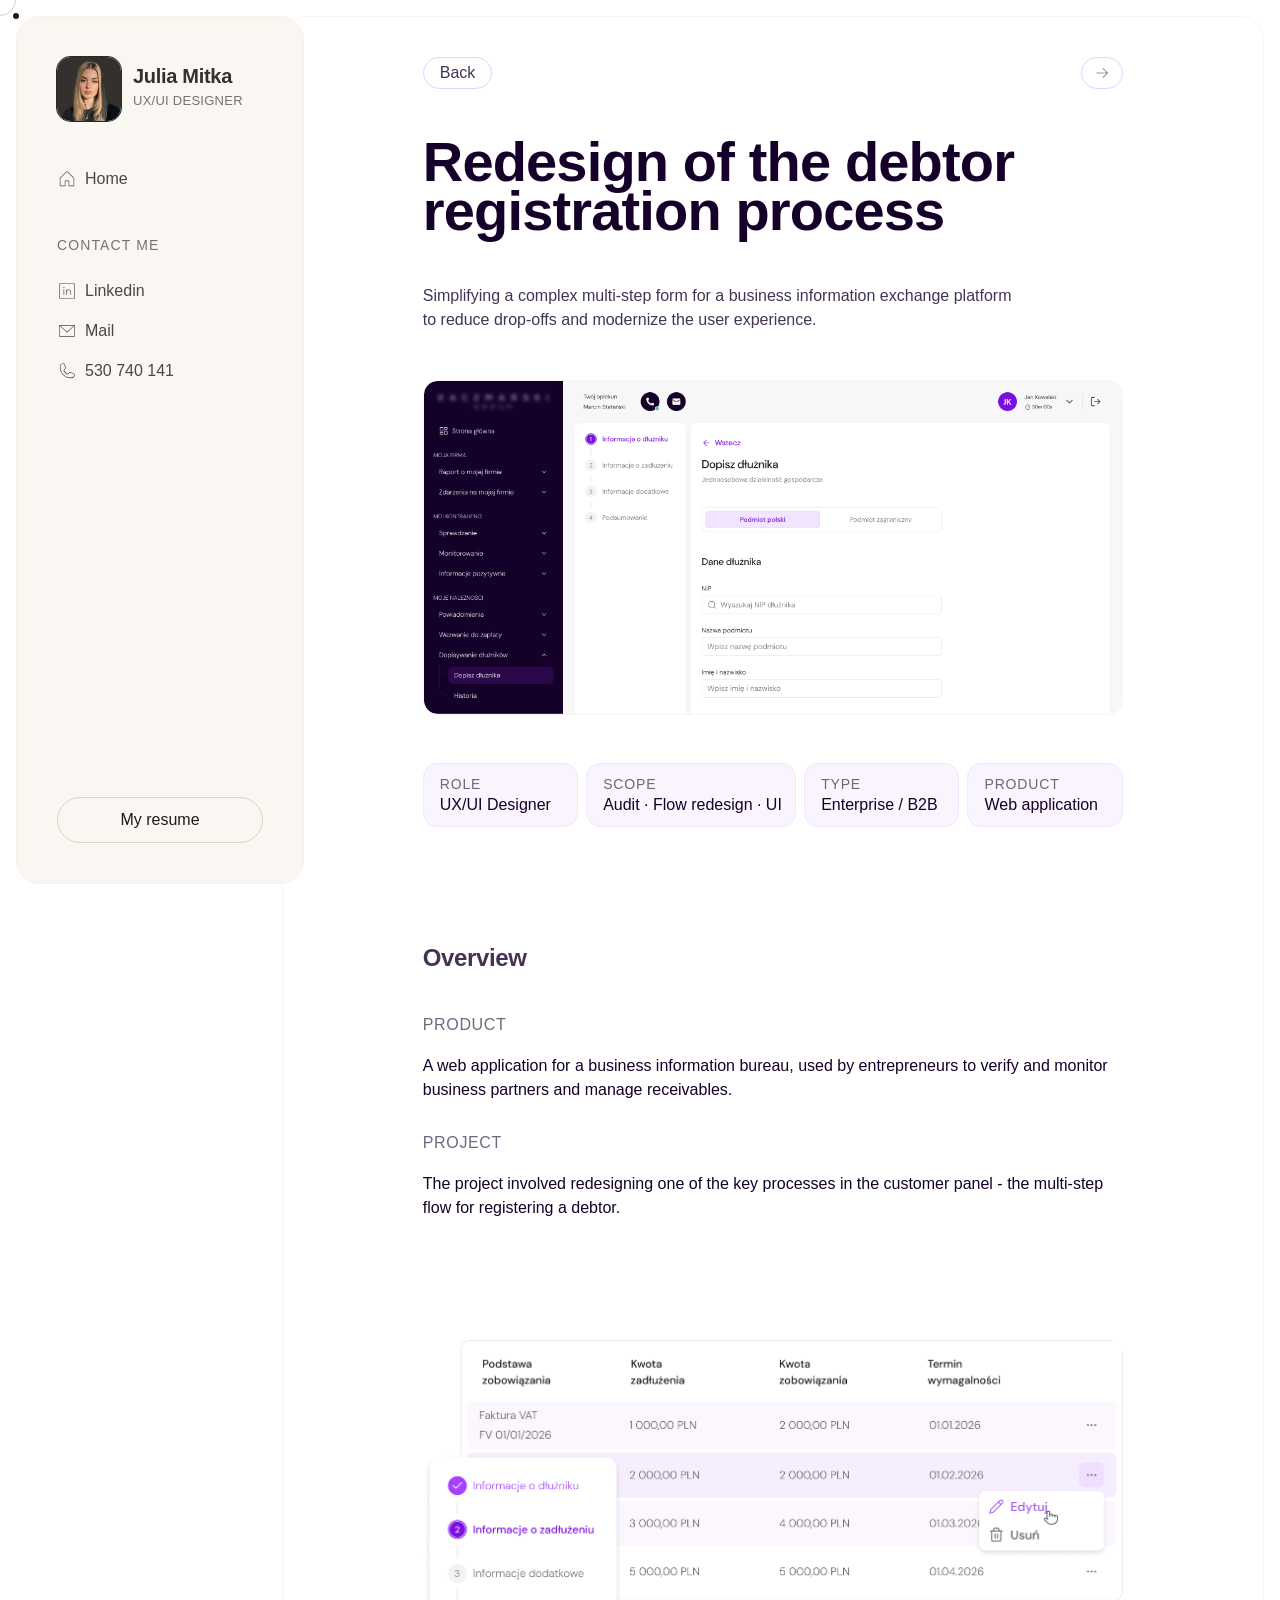
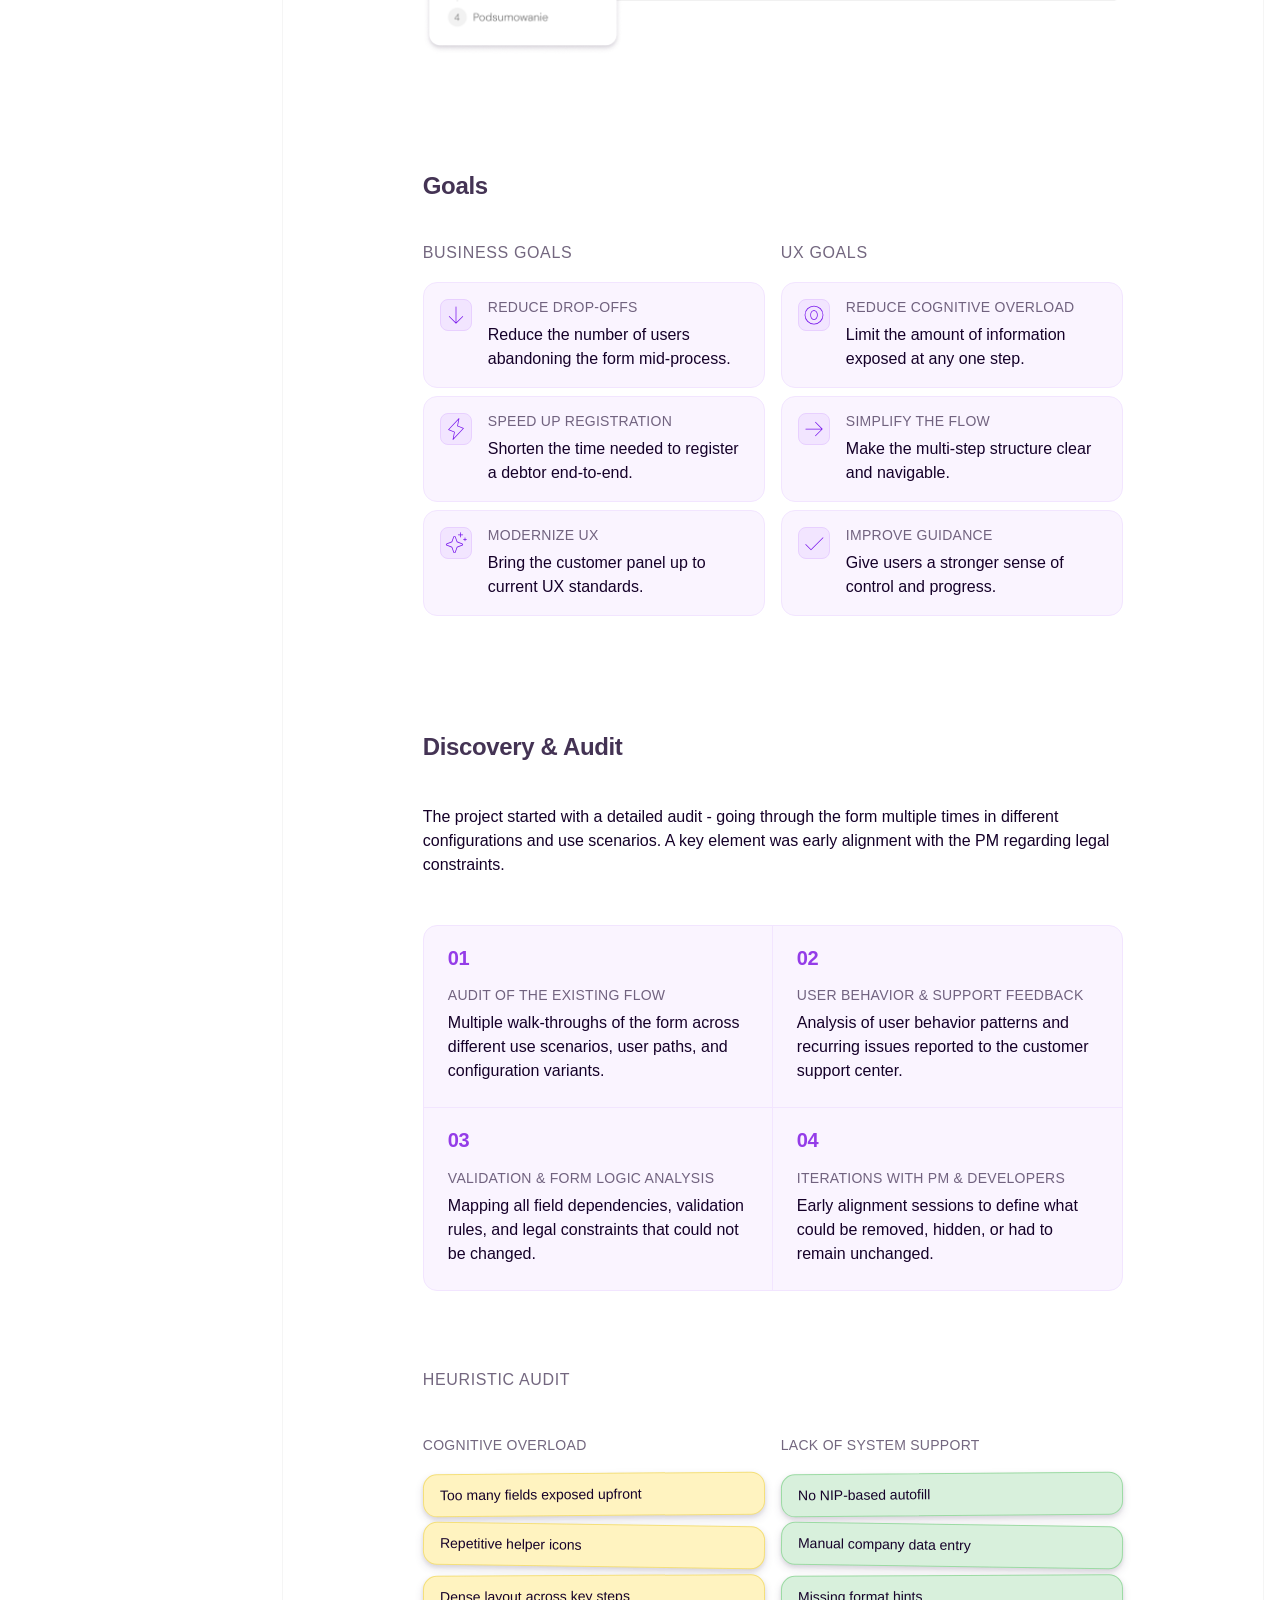
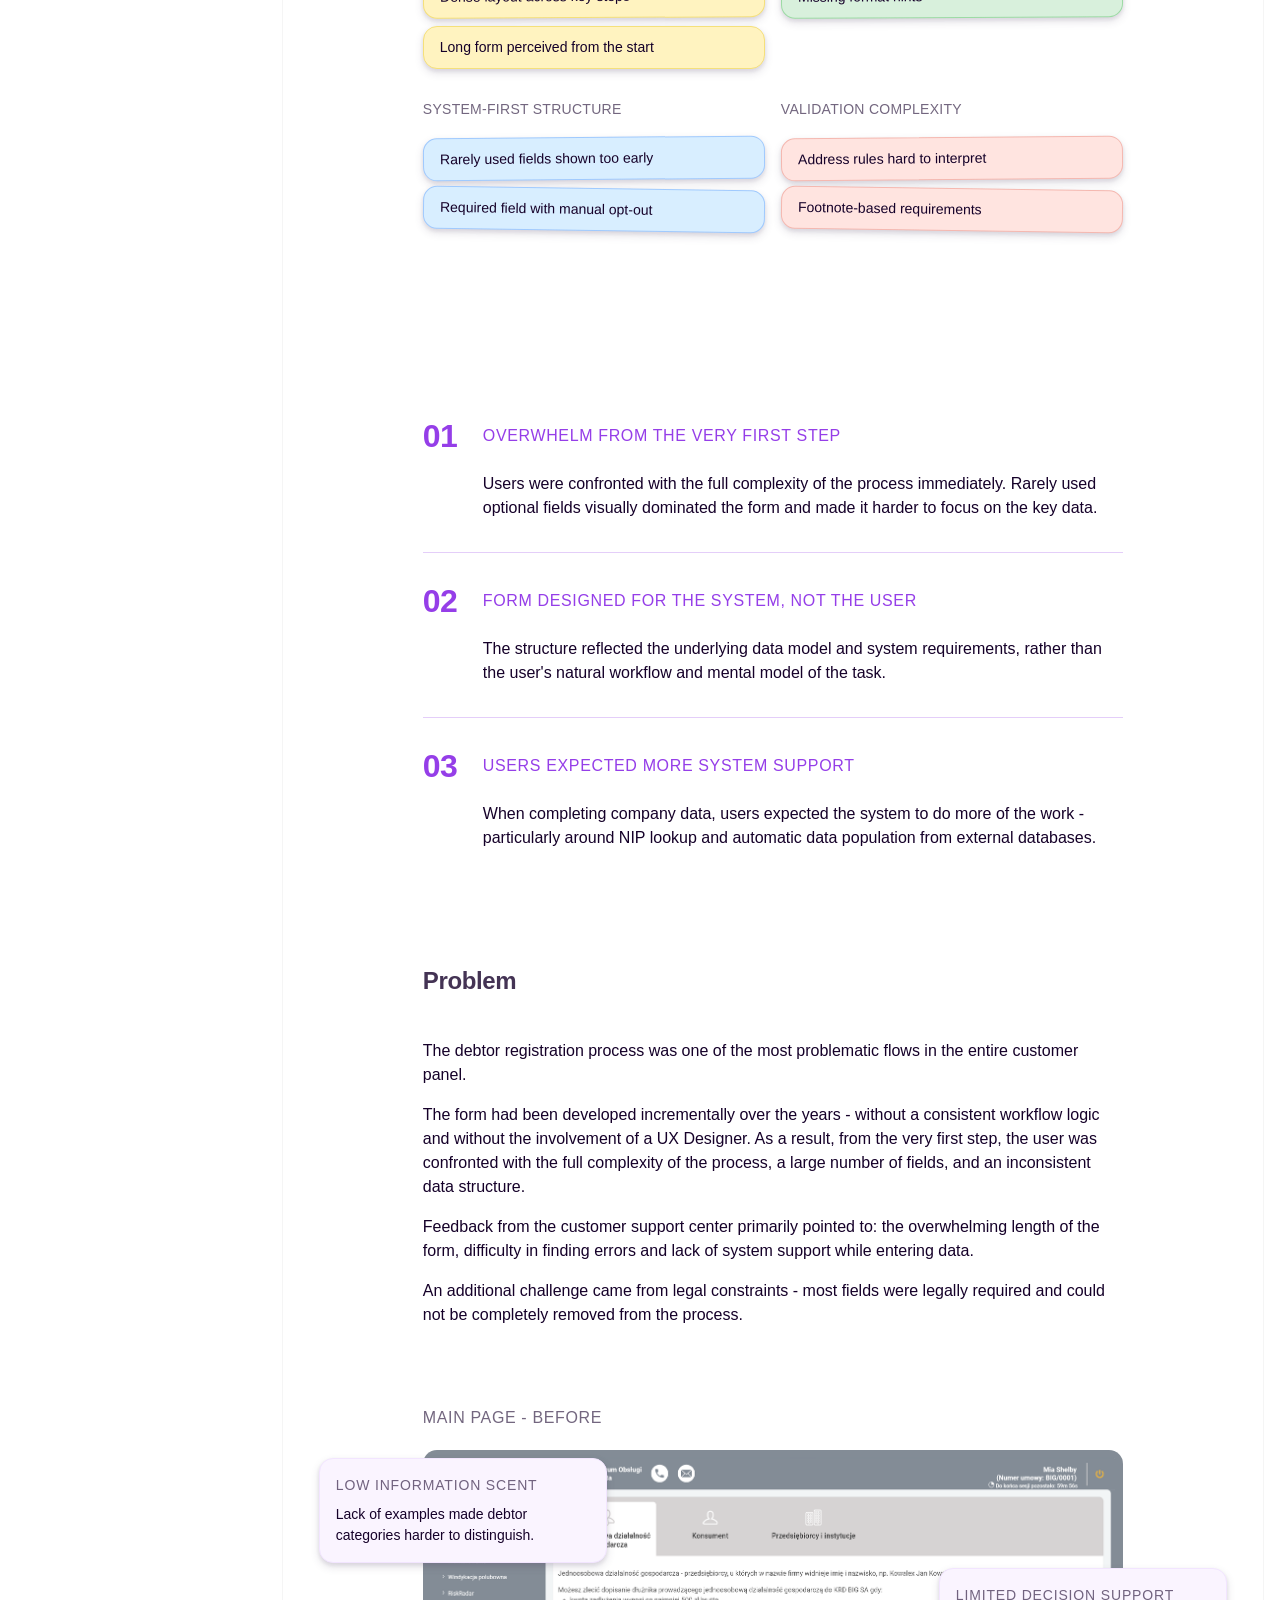
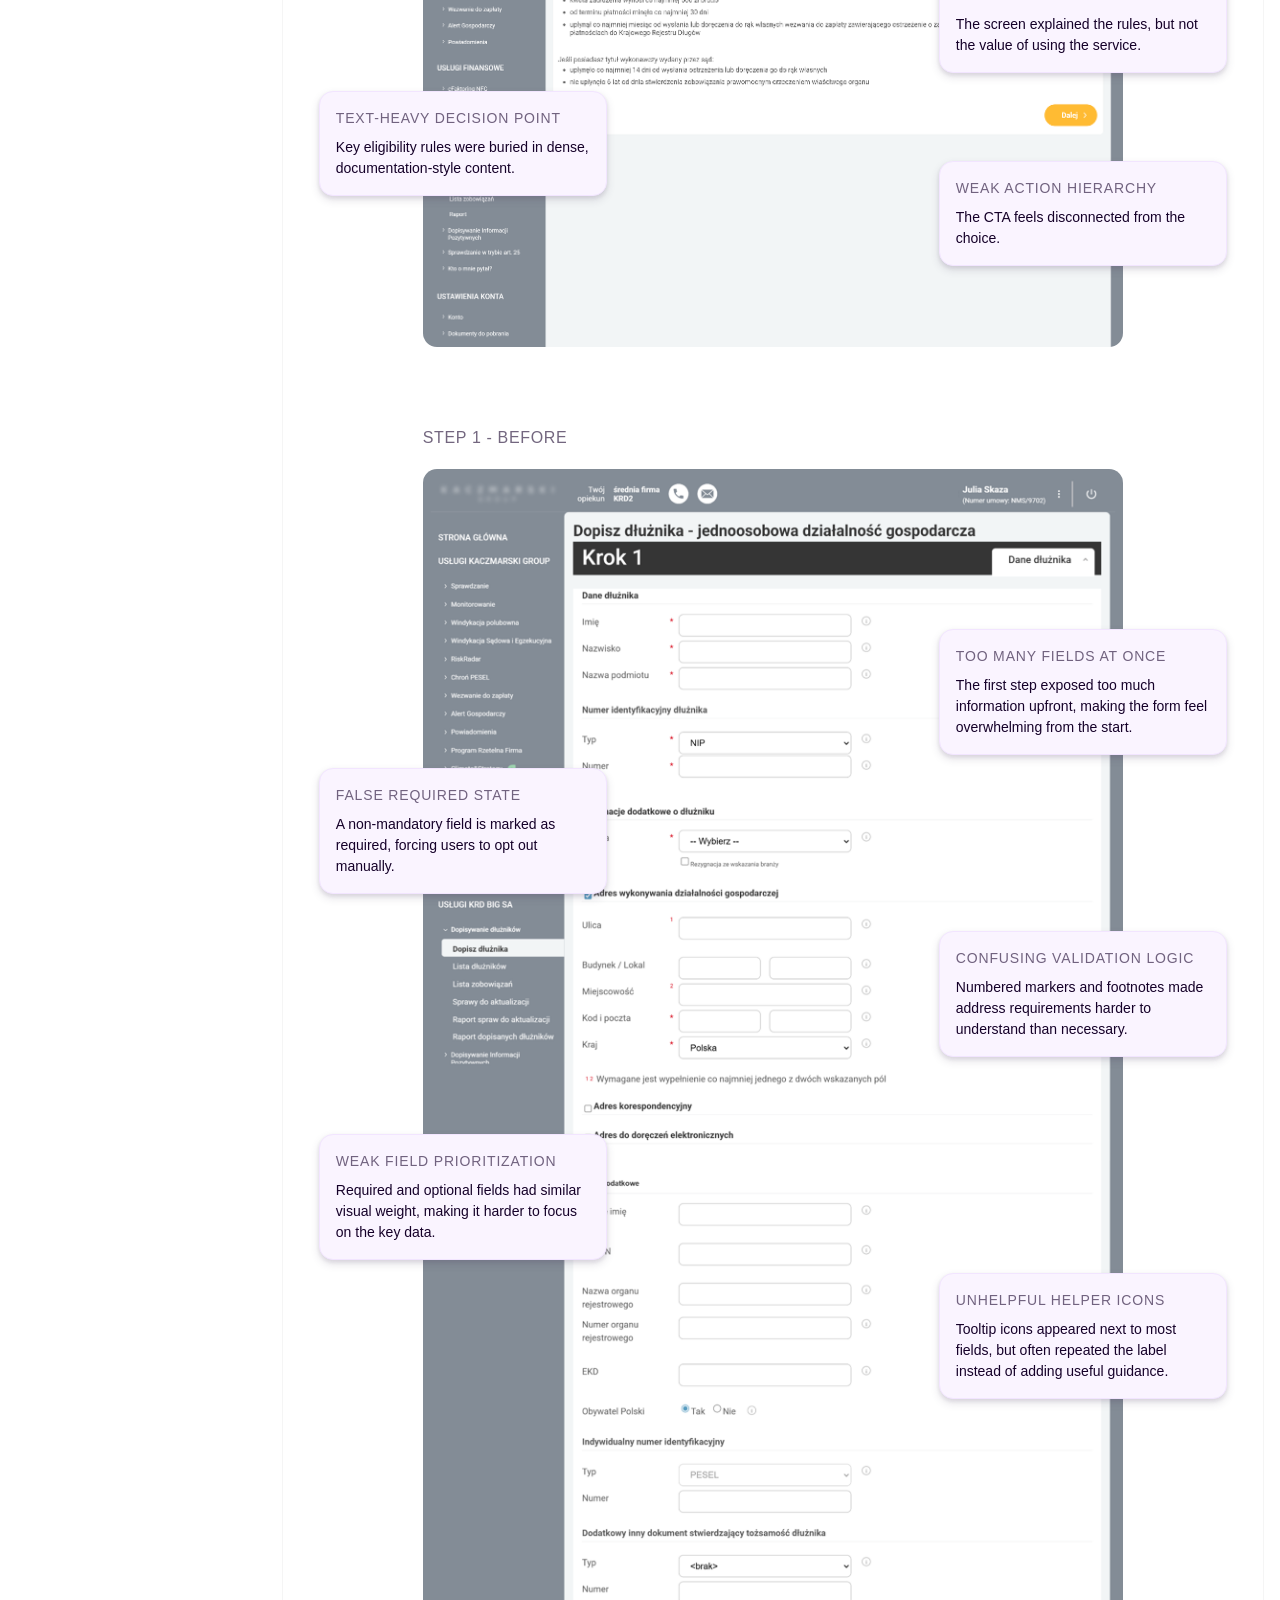
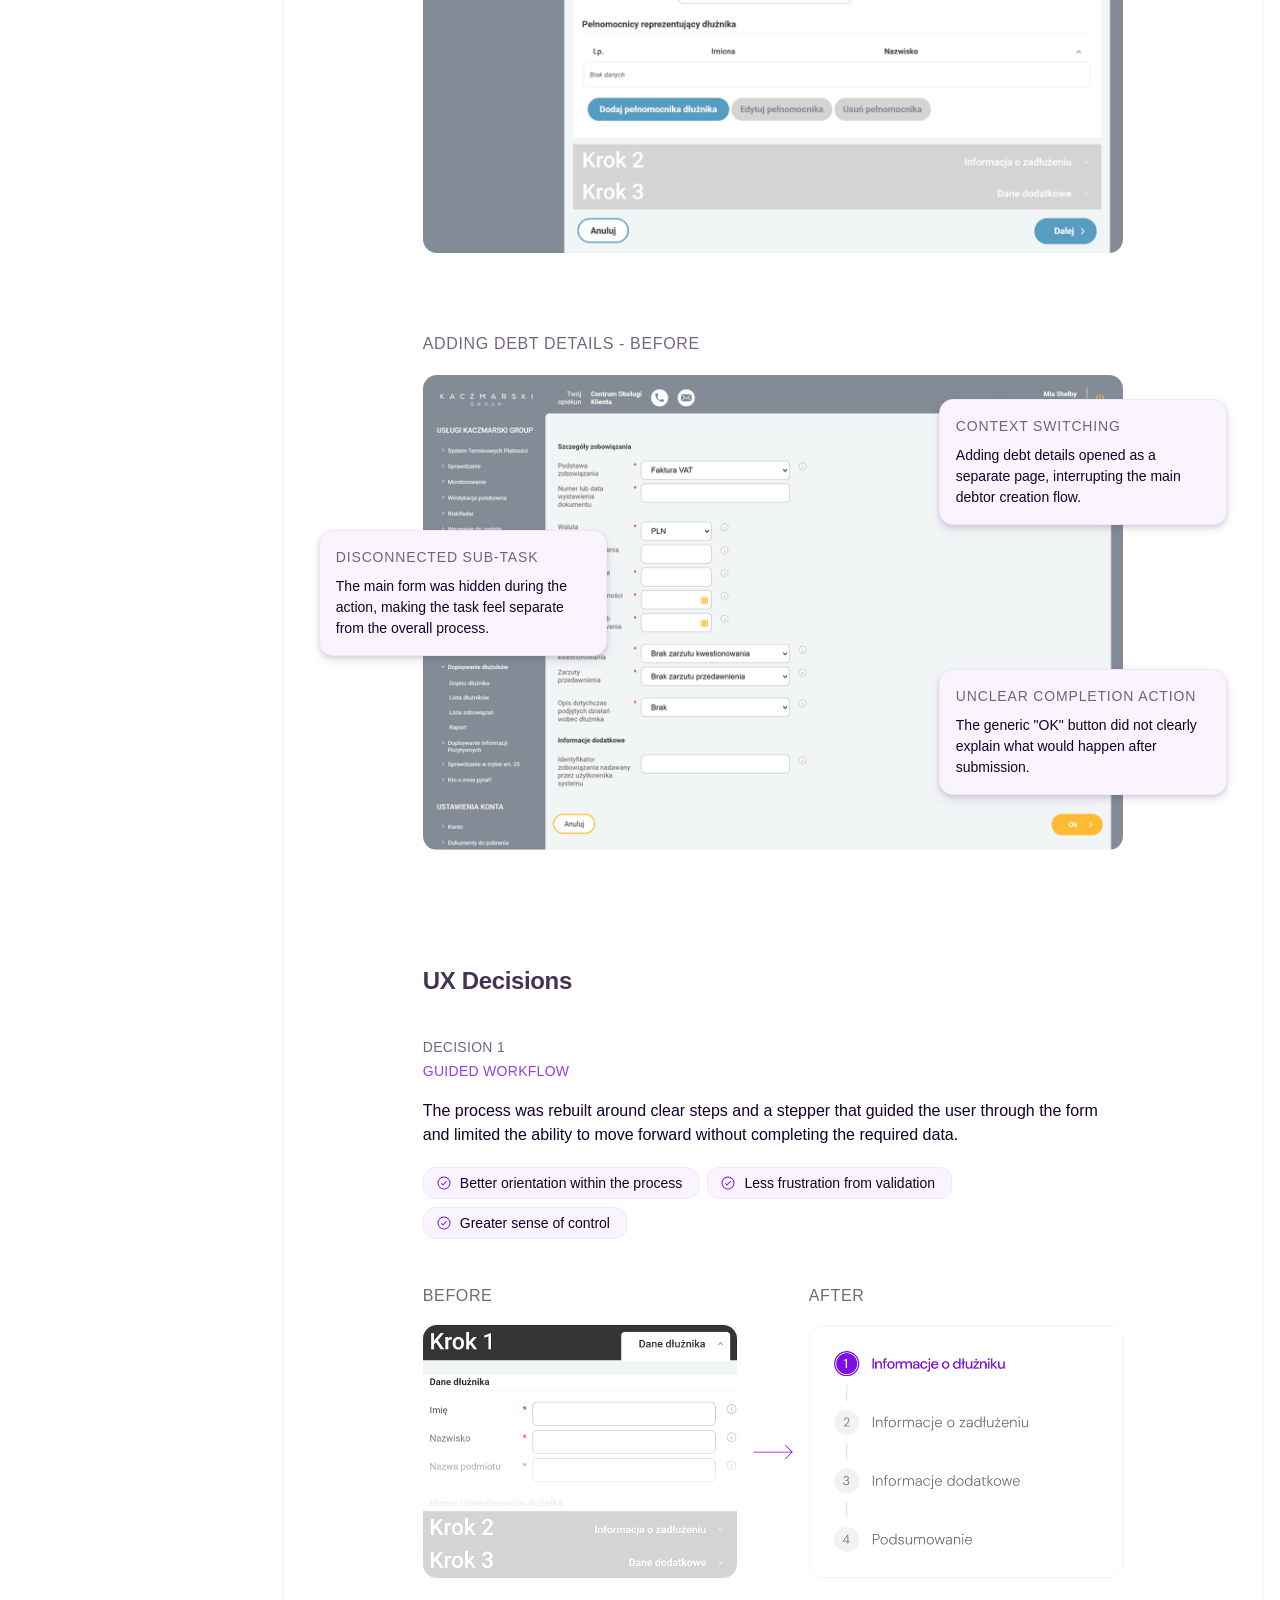
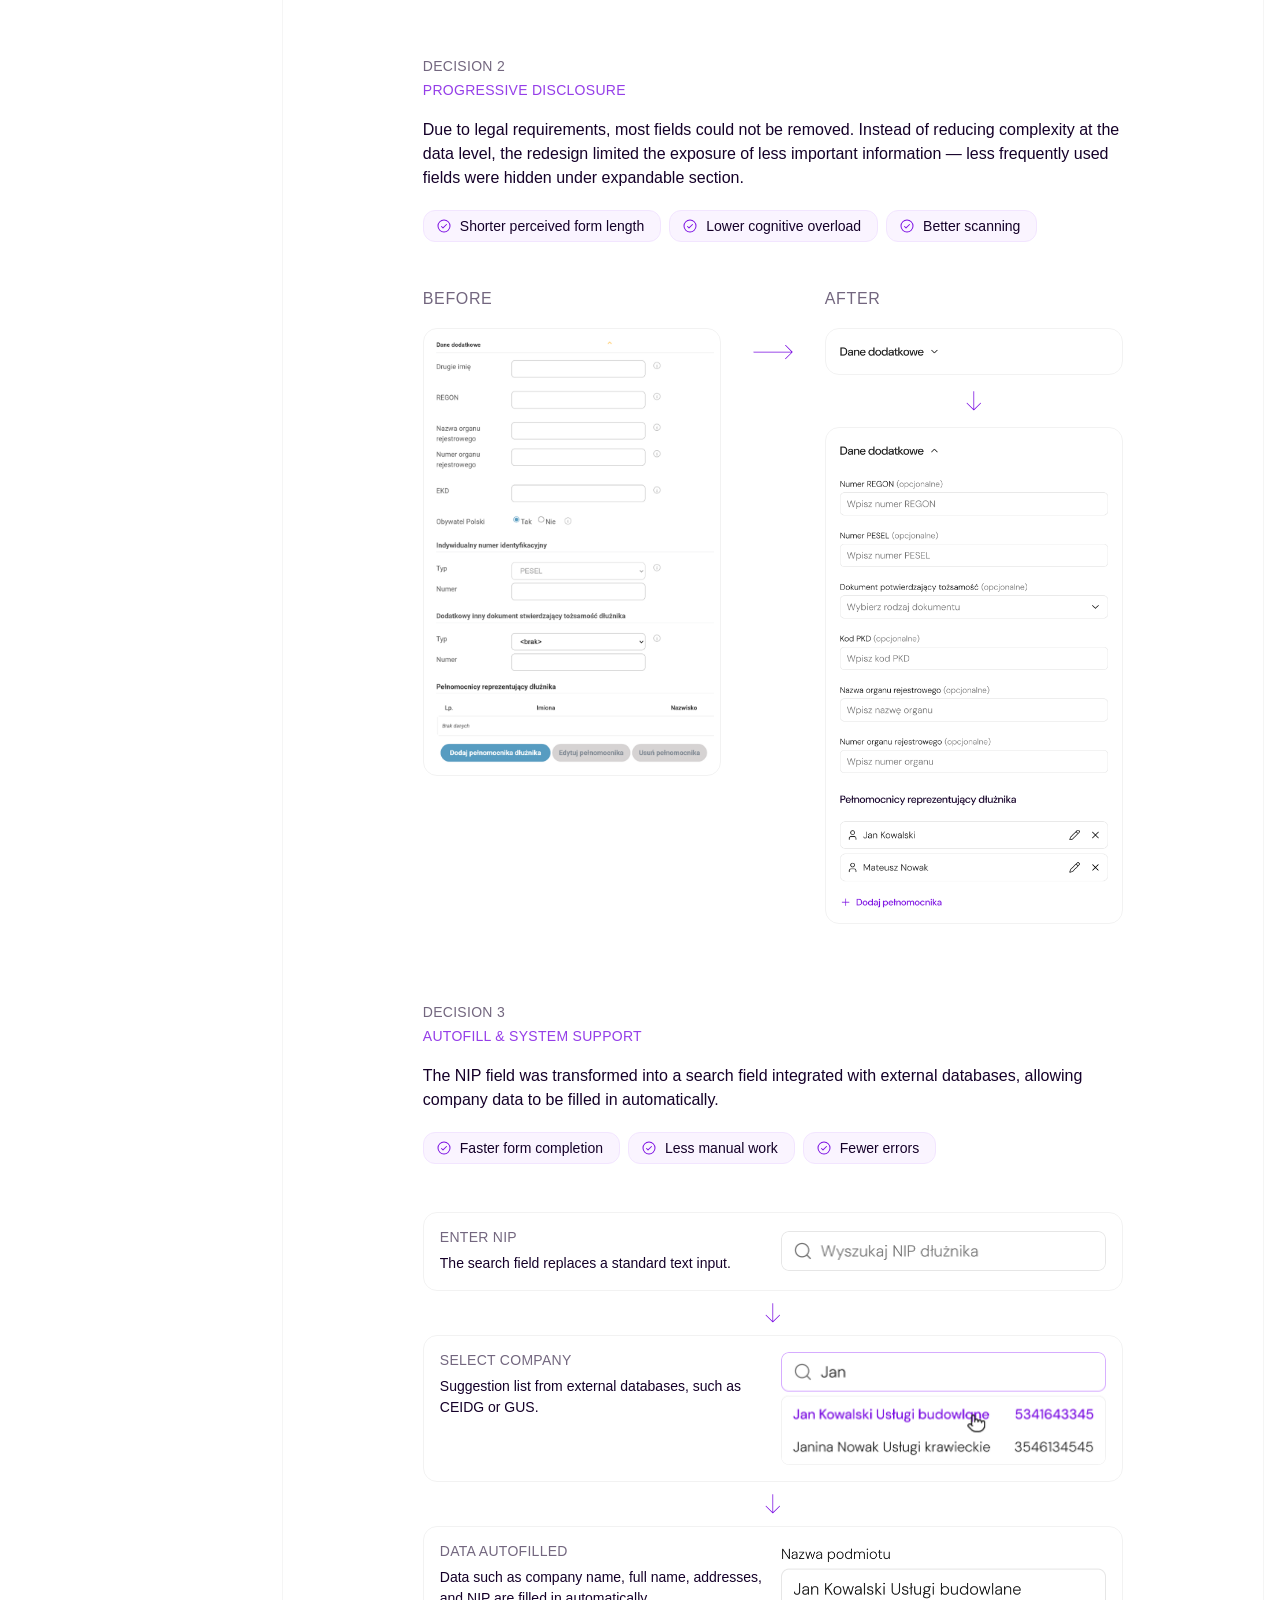
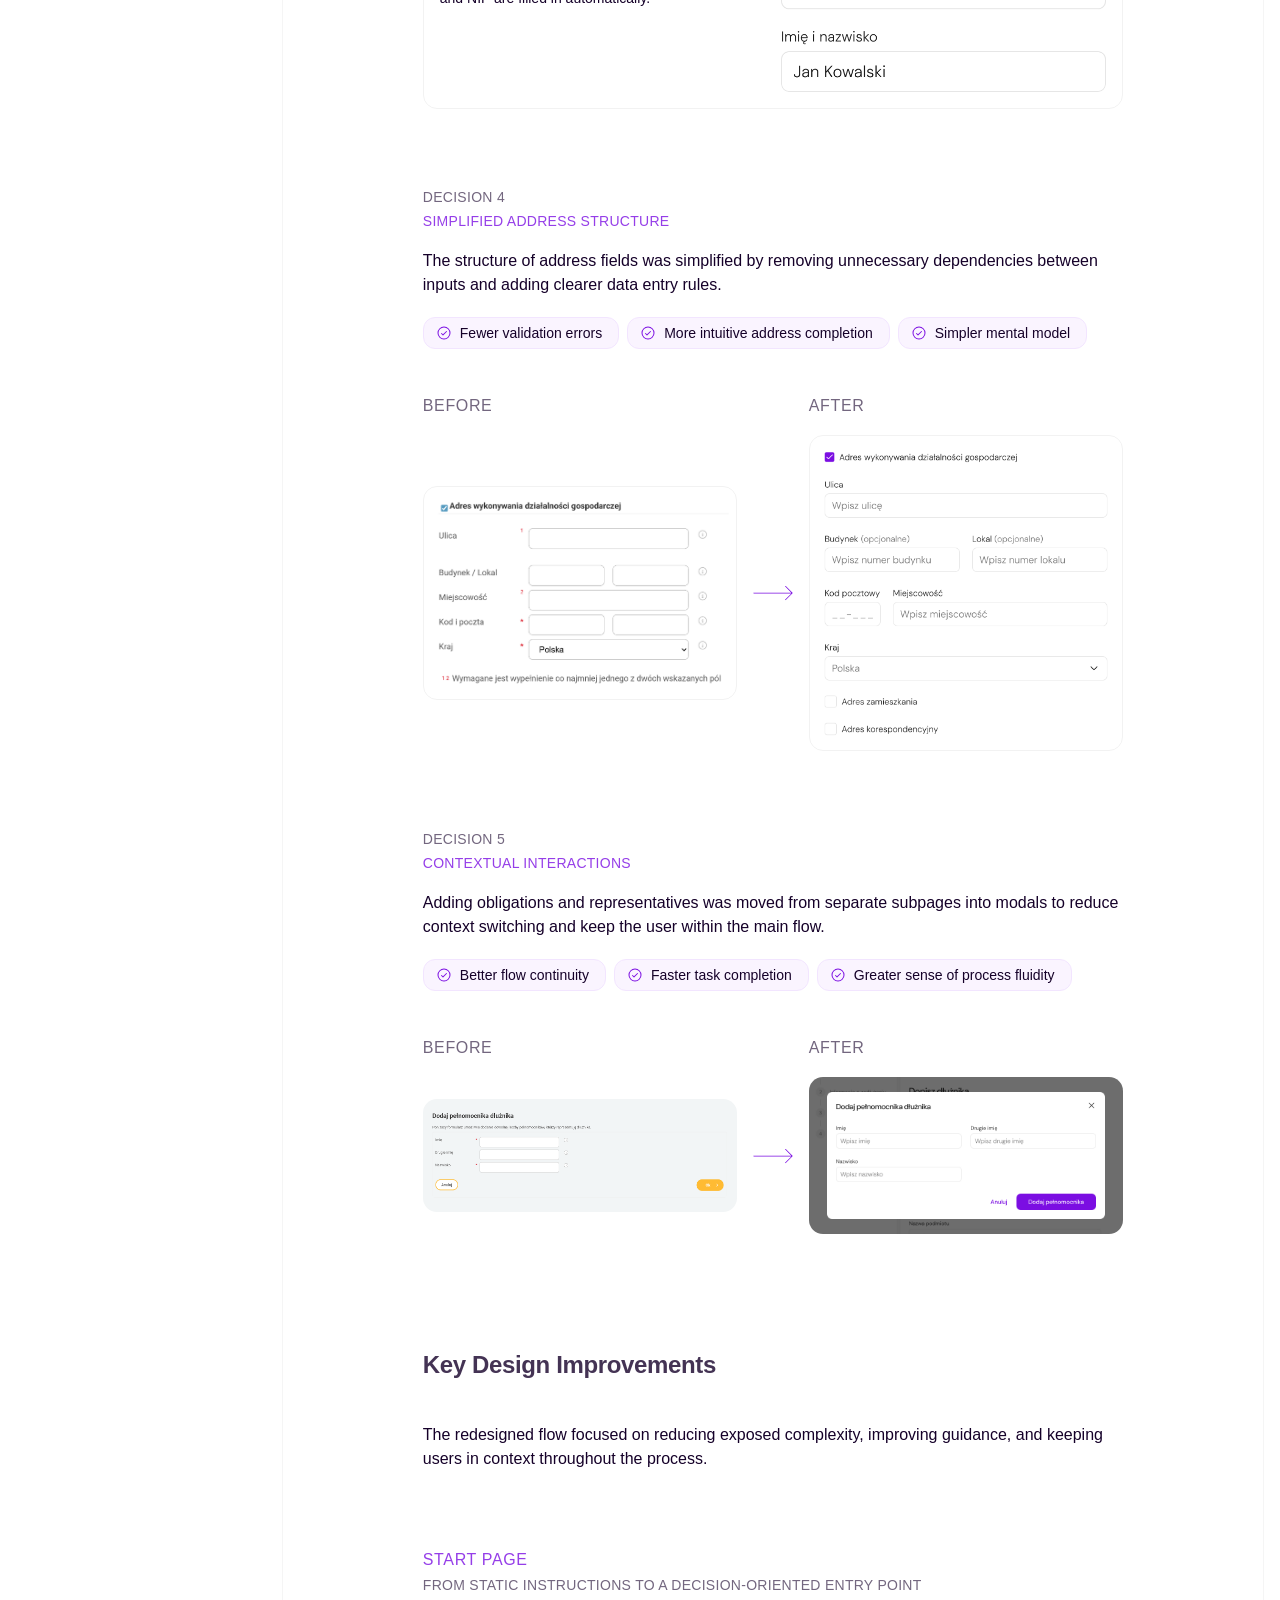
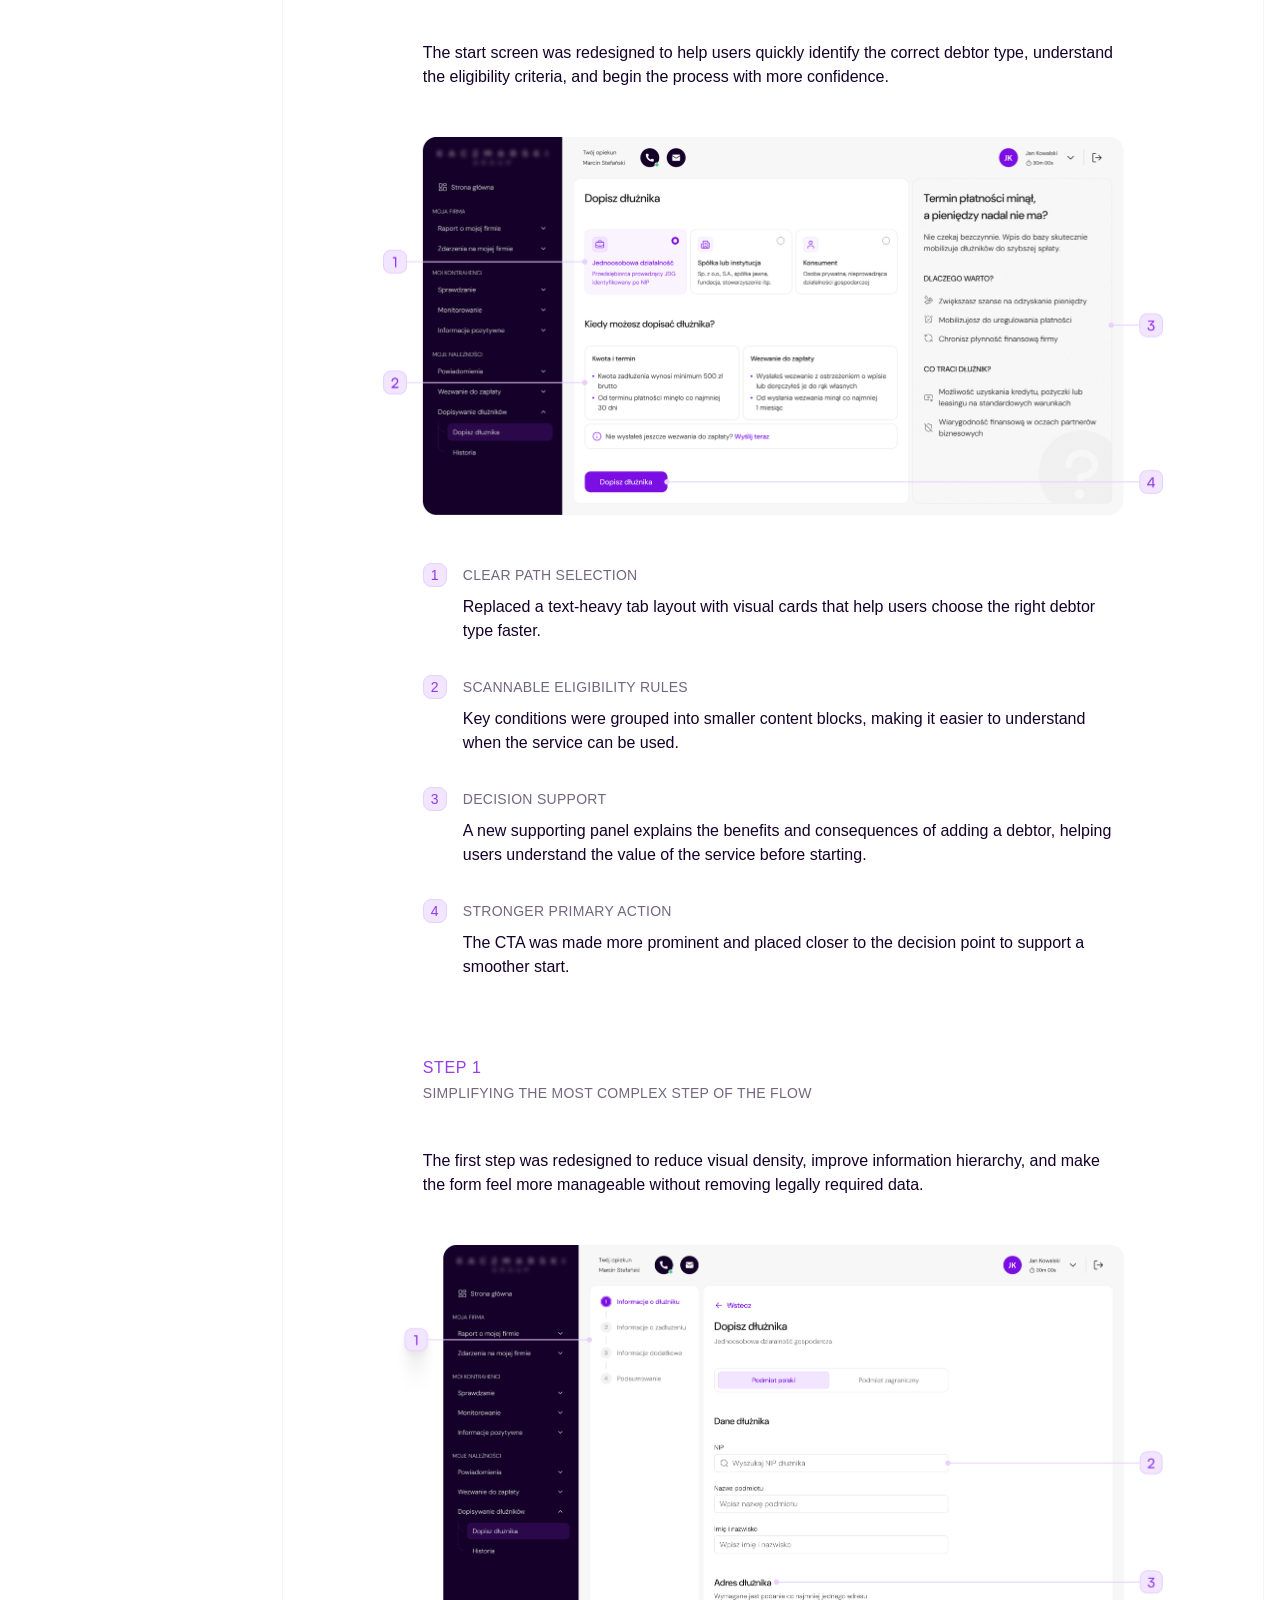
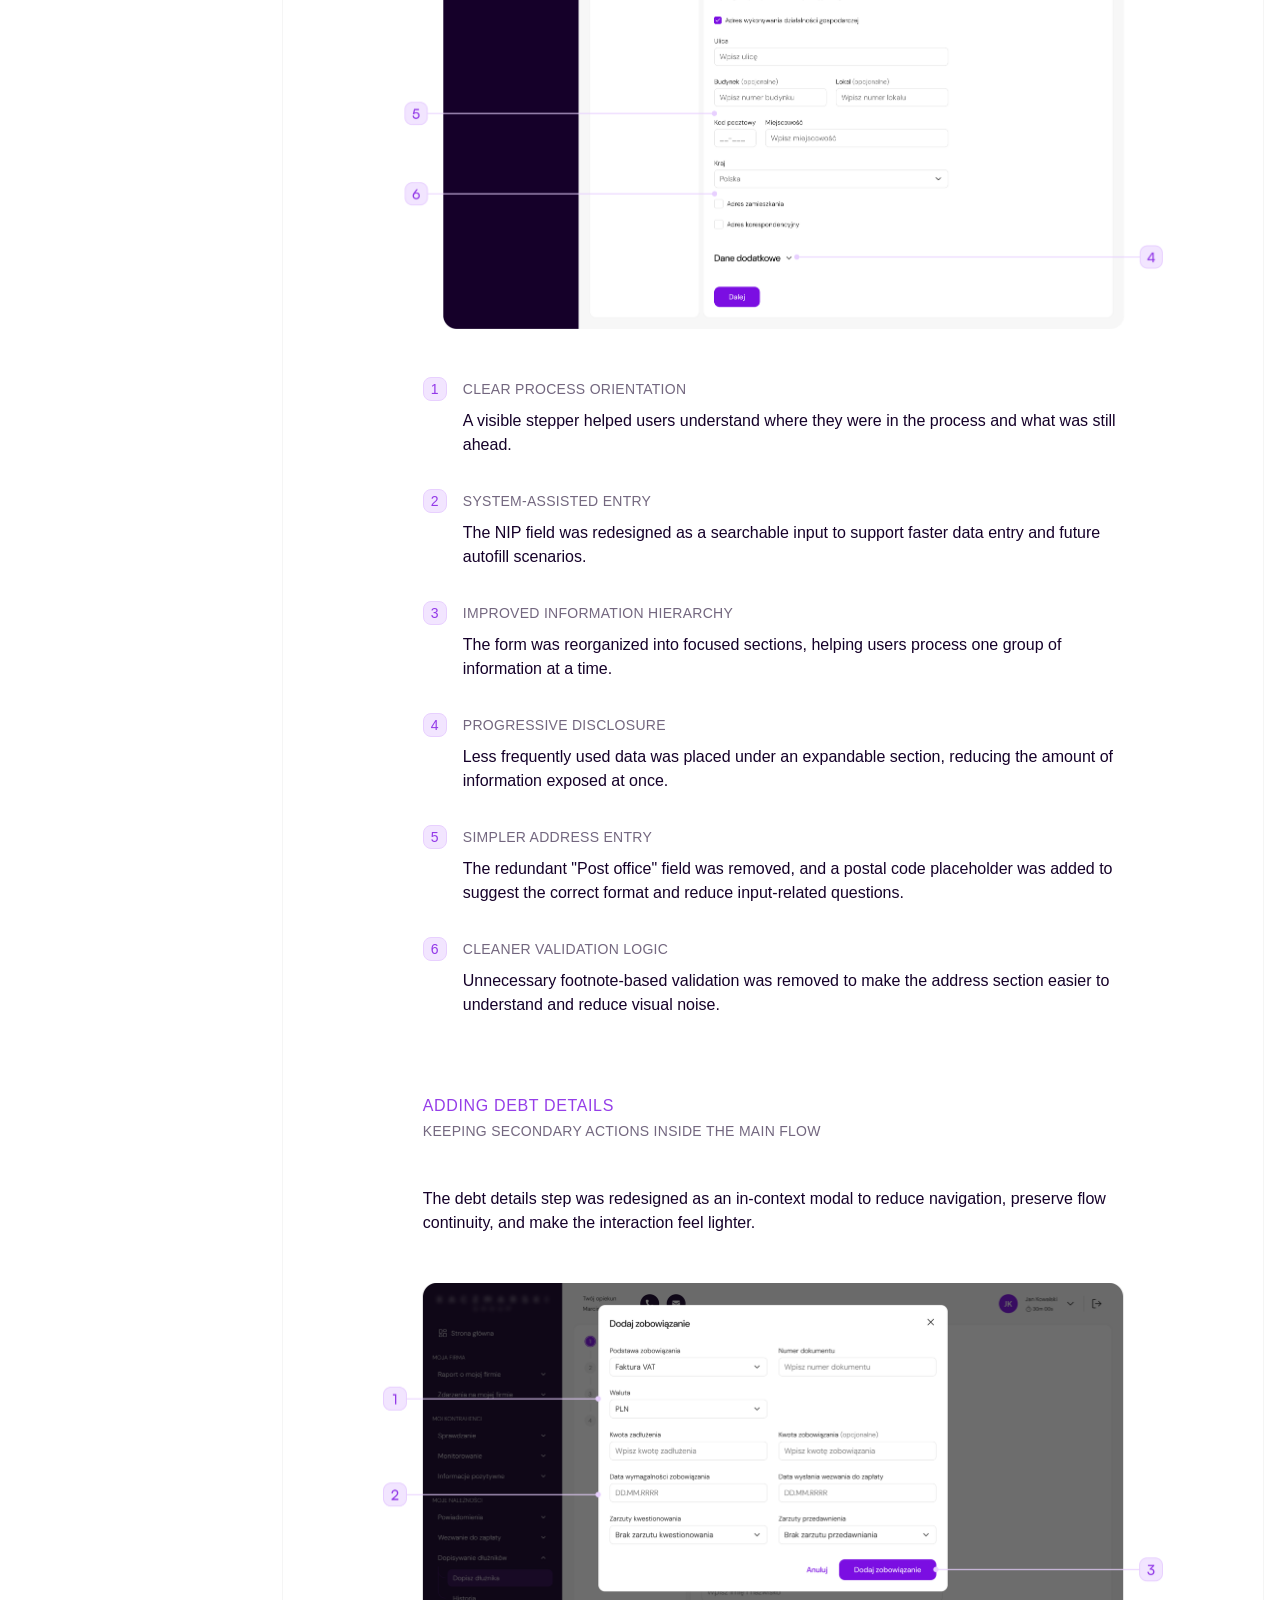
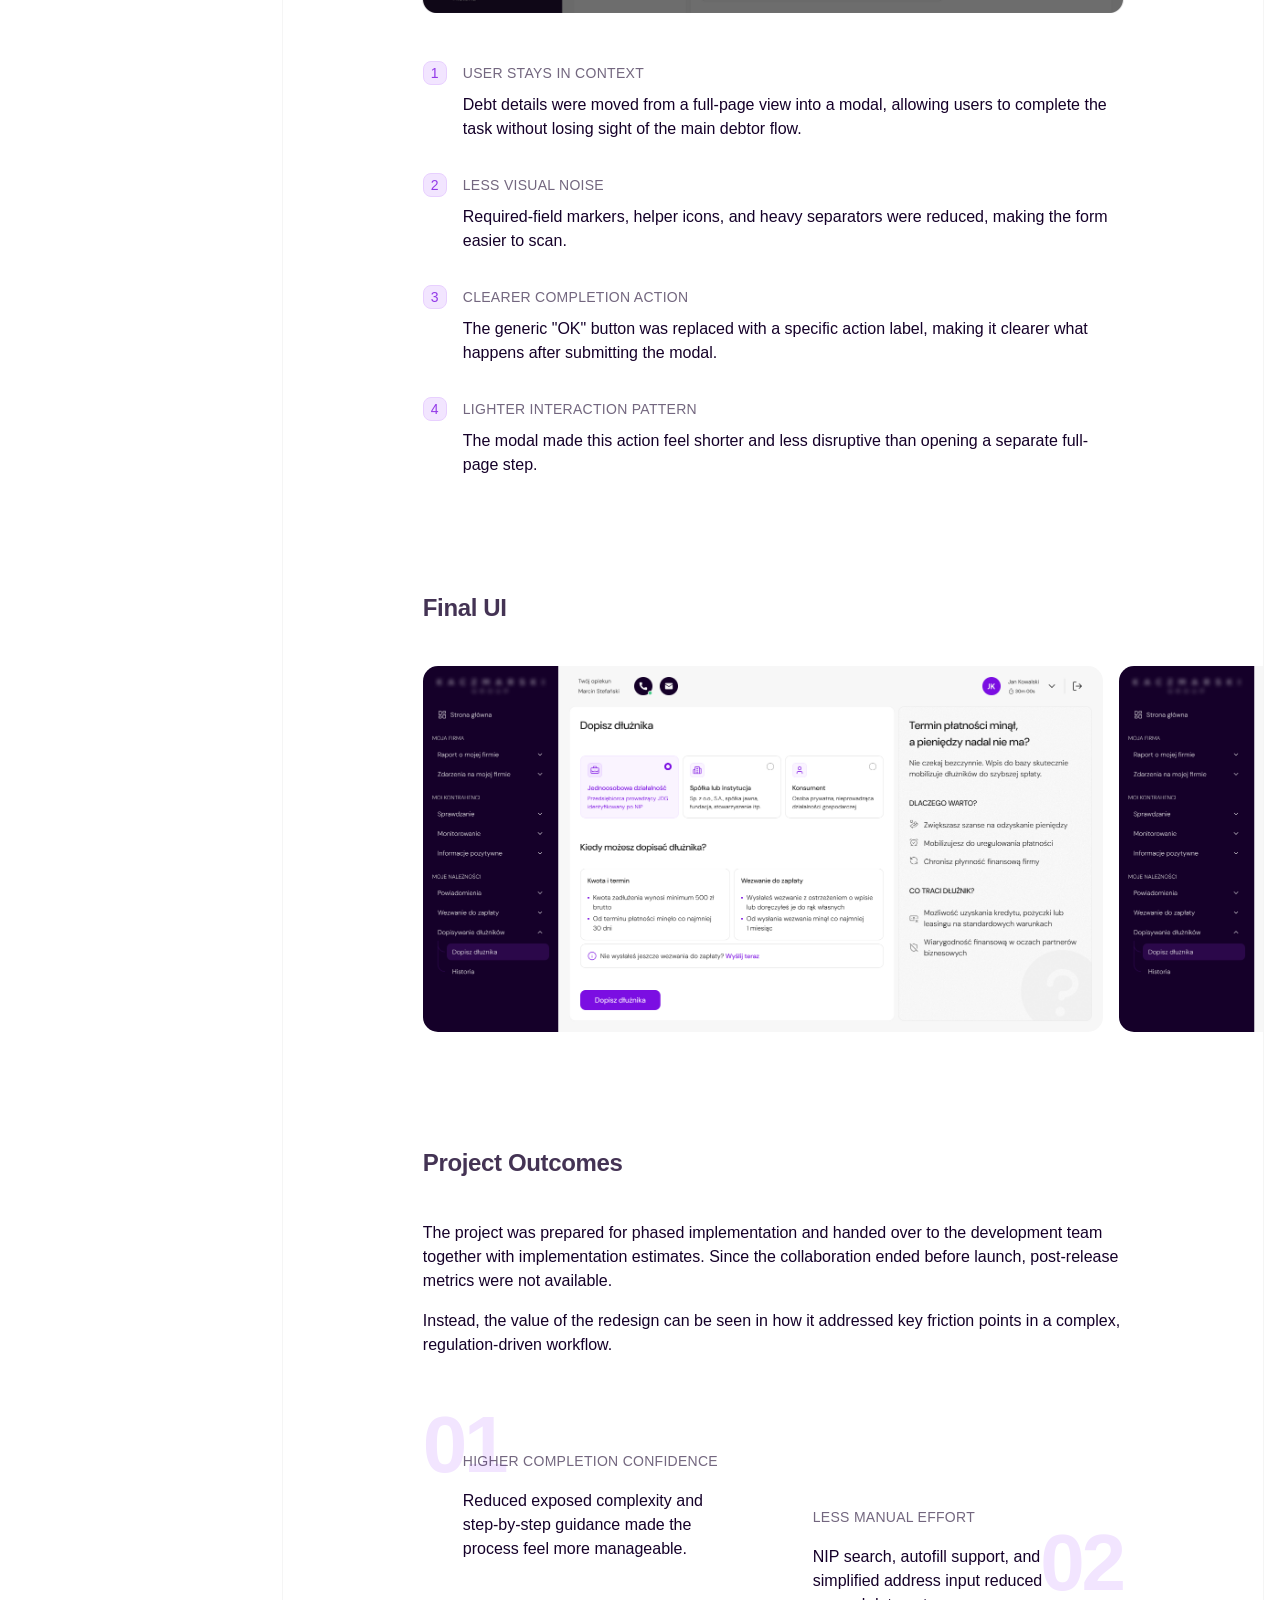
<file: case-study-kaczmarski.html>
<!DOCTYPE html>
<html lang="en">
<head>
  <meta charset="UTF-8">
  <meta name="viewport" content="width=device-width, initial-scale=1.0">
  <title>Kaczmarski Group — Case Study · Julia Mitka</title>
  <meta name="description" content="Redesign of the debtor registration process — UX/UI case study by Julia Mitka.">

  <link rel="stylesheet" href="https://api.fontshare.com/v2/css?f[]=satoshi@900,700,500,400,300&f[]=clash-display@400,500,600,700&display=swap">
  <link rel="preconnect" href="https://fonts.googleapis.com">
  <link rel="preconnect" href="https://fonts.gstatic.com" crossorigin>
  <link href="https://fonts.googleapis.com/css2?family=Syne:wght@400;500;600;700;800&display=swap" rel="stylesheet">

  <link rel="stylesheet" href="case-study.css">
</head>
<body>

  <div class="cursor" id="cursor"></div>
  <div class="cursor-follower" id="cursor-follower"></div>

  <div class="cs-layout">

    <!-- ══════════════════════════════════════════
         LEFT COLUMN — sticky
    ══════════════════════════════════════════ -->
    <aside class="cs-left-col">
      <div class="cs-left-in">

        <!-- Identity -->
        <div class="cs-left-identity">
          <div class="cs-avatar">
            <img src="assets/julia.jpg" alt="Julia Mitka"
              onerror="this.style.display='none';this.parentElement.classList.add('cs-avatar--empty')">
          </div>
          <div class="cs-left-ident">
            <h5 class="cs-left-name">Julia Mitka</h5>
            <span class="cs-left-role">UX/UI Designer</span>
          </div>
        </div>

        <!-- Home -->
        <div class="cs-left-nav">
          <a href="index.html" class="cs-left-link">
            <svg xmlns="http://www.w3.org/2000/svg" width="20" height="20" fill="currentColor" viewBox="0 0 256 256" aria-hidden="true"><path d="M216.49,111.51l-80-80a12,12,0,0,0-17,0l-80,80A12,12,0,0,0,36,120v96a4,4,0,0,0,4,4h64a4,4,0,0,0,4-4V156h40v60a4,4,0,0,0,4,4h64a4,4,0,0,0,4-4V120A12,12,0,0,0,216.49,111.51ZM212,212H156V152a4,4,0,0,0-4-4H104a4,4,0,0,0-4,4v60H44V120a4,4,0,0,1,1.17-2.83l80-80a4,4,0,0,1,5.66,0l80,80A4,4,0,0,1,212,120Z"/></svg>
            Home
          </a>
        </div>

        <!-- Contact -->
        <div class="cs-left-contact">
          <span class="cs-left-label">Contact me</span>
          <div class="cs-left-links">
            <a href="https://linkedin.com/in/julia-mitka" class="cs-left-link" target="_blank" rel="noopener noreferrer">
              <svg xmlns="http://www.w3.org/2000/svg" width="20" height="20" fill="currentColor" viewBox="0 0 256 256" aria-hidden="true"><path d="M216,28H40A12,12,0,0,0,28,40V216a12,12,0,0,0,12,12H216a12,12,0,0,0,12-12V40A12,12,0,0,0,216,28Zm4,188a4,4,0,0,1-4,4H40a4,4,0,0,1-4-4V40a4,4,0,0,1,4-4H216a4,4,0,0,1,4,4ZM92,112v64a4,4,0,0,1-8,0V112a4,4,0,0,1,8,0Zm88,28v36a4,4,0,0,1-8,0V140a24,24,0,0,0-48,0v36a4,4,0,0,1-8,0V112a4,4,0,0,1,8,0v6.87A32,32,0,0,1,180,140ZM96,84a8,8,0,1,1-8-8A8,8,0,0,1,96,84Z"/></svg>
              Linkedin
            </a>
            <a href="mailto:julia.mitka@example.com" class="cs-left-link">
              <svg xmlns="http://www.w3.org/2000/svg" width="20" height="20" fill="currentColor" viewBox="0 0 256 256" aria-hidden="true"><path d="M224,52H32a4,4,0,0,0-4,4V192a12,12,0,0,0,12,12H216a12,12,0,0,0,12-12V56A4,4,0,0,0,224,52Zm-10.28,8L128,138.57,42.28,60ZM216,196H40a4,4,0,0,1-4-4V65.09L125.3,147a4,4,0,0,0,5.4,0L220,65.09V192A4,4,0,0,1,216,196Z"/></svg>
              Mail
            </a>
            <span class="cs-left-link cs-left-link--static">
              <img src="assets/phone-thin.svg" width="20" height="20" alt="" aria-hidden="true">
              530 740 141
            </span>
          </div>
        </div>

        <div class="cs-left-resume">
          <a href="#" class="cs-left-resume-btn" download>My resume</a>
        </div>

      </div>
    </aside>

    <!-- ══════════════════════════════════════════
         RIGHT COLUMN — scrollable
    ══════════════════════════════════════════ -->
    <div class="cs-right-col">

      <!-- 1. HERO -->
      <section class="cs-hero" id="sec-hero">
        <div class="cs-hero-content">

          <!-- Navigation buttons -->
          <div class="cs-hero-nav reveal">
            <a href="index.html" class="cs-hero-btn-back">Back</a>
            <button class="cs-hero-btn-arrow" aria-label="Next project">
              <svg xmlns="http://www.w3.org/2000/svg" width="16" height="16" fill="currentColor" viewBox="0 0 256 256" aria-hidden="true"><path d="M218.83,130.83l-72,72a4,4,0,0,1-5.66-5.66L206.34,132H40a4,4,0,0,1,0-8H206.34L141.17,58.83a4,4,0,0,1,5.66-5.66l72,72A4,4,0,0,1,218.83,130.83Z"/></svg>
            </button>
          </div>

          <!-- Title -->
          <h2 class="cs-hero-title reveal">Redesign of the debtor registration process</h2>

          <!-- Description -->
          <p class="cs-hero-sub reveal">Simplifying a complex multi-step form for a business information exchange platform<br>to reduce drop-offs and modernize the user experience.</p>

          <!-- Hero image -->
          <div class="cs-hero-img-wrap reveal">
            <img src="assets/hero-image.png" alt="Debtor registration process — redesign" class="cs-hero-img">
          </div>

          <!-- Info boxes -->
          <div class="cs-chips reveal">
            <div class="cs-chip">
              <span class="cs-chip-label">Role</span>
              <span class="cs-chip-val">UX/UI Designer</span>
            </div>
            <div class="cs-chip cs-chip--wide">
              <span class="cs-chip-label">Scope</span>
              <span class="cs-chip-val">Audit · Flow redesign · UI</span>
            </div>
            <div class="cs-chip">
              <span class="cs-chip-label">Type</span>
              <span class="cs-chip-val">Enterprise / B2B</span>
            </div>
            <div class="cs-chip">
              <span class="cs-chip-label">Product</span>
              <span class="cs-chip-val">Web application</span>
            </div>
          </div>

        </div>
      </section>

      <!-- 2. OVERVIEW -->
      <section class="cs-section" id="sec-overview">
        <div class="cs-section-inner">
          <h4 class="cs-section-hd reveal">Overview</h4>
          <div class="cs-overview-list">
            <div class="cs-ov-item reveal">
              <span class="cs-ov-label">Product</span>
              <p class="cs-ov-text">A web application for a business information bureau, used by entrepreneurs to verify and monitor business partners and manage receivables.</p>
            </div>
            <div class="cs-ov-item reveal">
              <span class="cs-ov-label">Project</span>
              <p class="cs-ov-text">The project involved redesigning one of the key processes in the customer panel - the multi-step flow for registering a debtor.</p>
            </div>
          </div>
          <img src="assets/overview-img.png" alt="" class="cs-overview-img reveal">
        </div>
      </section>

      <!-- 3. PROBLEM -->
      <!-- 4. GOALS -->
      <section class="cs-section" id="sec-goals">
        <div class="cs-section-inner">
          <h4 class="cs-section-hd reveal">Goals</h4>
          <div class="cs-goals-grid">

            <div class="cs-goals-headers reveal">
              <span class="cs-goals-heading">Business goals</span>
              <span class="cs-goals-heading">UX goals</span>
            </div>

            <div class="cs-goals-row reveal">
              <div class="cs-goal-card">
                <div class="cs-goal-icon-frame">
                  <img src="assets/icon-reduce-dropoffs.svg" alt="" class="cs-goal-icon-img">
                </div>
                <div class="cs-goal-text">
                  <div class="cs-goal-title">Reduce drop-offs</div>
                  <p>Reduce the number of users abandoning the form mid-process.</p>
                </div>
              </div>
              <div class="cs-goal-card">
                <div class="cs-goal-icon-frame">
                  <img src="assets/icon-cognitive-overload.svg" alt="" class="cs-goal-icon-img">
                </div>
                <div class="cs-goal-text">
                  <div class="cs-goal-title">Reduce cognitive overload</div>
                  <p>Limit the amount of information exposed at any one step.</p>
                </div>
              </div>
            </div>

            <div class="cs-goals-row reveal">
              <div class="cs-goal-card">
                <div class="cs-goal-icon-frame">
                  <img src="assets/icon-speed-up.svg" alt="" class="cs-goal-icon-img">
                </div>
                <div class="cs-goal-text">
                  <div class="cs-goal-title">Speed up registration</div>
                  <p>Shorten the time needed to register a debtor end-to-end.</p>
                </div>
              </div>
              <div class="cs-goal-card">
                <div class="cs-goal-icon-frame">
                  <img src="assets/icon-simplify-flow.svg" alt="" class="cs-goal-icon-img">
                </div>
                <div class="cs-goal-text">
                  <div class="cs-goal-title">Simplify the flow</div>
                  <p>Make the multi-step structure clear and navigable.</p>
                </div>
              </div>
            </div>

            <div class="cs-goals-row reveal">
              <div class="cs-goal-card">
                <div class="cs-goal-icon-frame">
                  <img src="assets/icon-modernize.svg" alt="" class="cs-goal-icon-img">
                </div>
                <div class="cs-goal-text">
                  <div class="cs-goal-title">Modernize UX</div>
                  <p>Bring the customer panel up to current UX standards.</p>
                </div>
              </div>
              <div class="cs-goal-card">
                <div class="cs-goal-icon-frame">
                  <img src="assets/icon-improve-guidance.svg" alt="" class="cs-goal-icon-img">
                </div>
                <div class="cs-goal-text">
                  <div class="cs-goal-title">Improve guidance</div>
                  <p>Give users a stronger sense of control and progress.</p>
                </div>
              </div>
            </div>

          </div>
        </div>
      </section>

      <!-- 5. DISCOVERY & AUDIT -->
      <section class="cs-section" id="sec-discovery">
        <div class="cs-section-inner">
          <h4 class="cs-section-hd reveal">Discovery &amp; Audit</h4>
          <p class="cs-discovery-intro reveal">The project started with a detailed audit - going through the form multiple times in different configurations and use scenarios. A key element was early alignment with the PM regarding legal constraints.</p>
          <div class="cs-audit-grid reveal">
            <div class="cs-audit-cell">
              <div class="cs-audit-num">01</div>
              <div class="cs-audit-label">Audit of the existing flow</div>
              <p>Multiple walk-throughs of the form across different use scenarios, user paths, and configuration variants.</p>
            </div>
            <div class="cs-audit-cell">
              <div class="cs-audit-num">02</div>
              <div class="cs-audit-label">User behavior &amp; support feedback</div>
              <p>Analysis of user behavior patterns and recurring issues reported to the customer support center.</p>
            </div>
            <div class="cs-audit-cell">
              <div class="cs-audit-num">03</div>
              <div class="cs-audit-label">Validation &amp; form logic analysis</div>
              <p>Mapping all field dependencies, validation rules, and legal constraints that could not be changed.</p>
            </div>
            <div class="cs-audit-cell">
              <div class="cs-audit-num">04</div>
              <div class="cs-audit-label">Iterations with PM &amp; developers</div>
              <p>Early alignment sessions to define what could be removed, hidden, or had to remain unchanged.</p>
            </div>
          </div>
          <div class="cs-sticky-section reveal">
          <span class="cs-sticky-section-label">Heuristic audit</span>
          <div class="cs-sticky-board reveal">
            <div class="cs-sticky-group">
              <div class="cs-sticky-heading">Cognitive overload</div>
              <div class="cs-sticky cs-sticky--yellow">Too many fields exposed upfront</div>
              <div class="cs-sticky cs-sticky--yellow">Repetitive helper icons</div>
              <div class="cs-sticky cs-sticky--yellow">Dense layout across key steps</div>
              <div class="cs-sticky cs-sticky--yellow">Long form perceived from the start</div>
            </div>
            <div class="cs-sticky-group">
              <div class="cs-sticky-heading">Lack of system support</div>
              <div class="cs-sticky cs-sticky--green">No NIP-based autofill</div>
              <div class="cs-sticky cs-sticky--green">Manual company data entry</div>
              <div class="cs-sticky cs-sticky--green">Missing format hints</div>
            </div>
            <div class="cs-sticky-group">
              <div class="cs-sticky-heading">System-first structure</div>
              <div class="cs-sticky cs-sticky--blue">Rarely used fields shown too early</div>
              <div class="cs-sticky cs-sticky--blue">Required field with manual opt-out</div>
            </div>
            <div class="cs-sticky-group">
              <div class="cs-sticky-heading">Validation complexity</div>
              <div class="cs-sticky cs-sticky--red">Address rules hard to interpret</div>
              <div class="cs-sticky cs-sticky--red">Footnote-based requirements</div>
            </div>
          </div>
          </div>
        </div>
      </section>

      <!-- 6. KEY INSIGHTS -->
      <section class="cs-section" id="sec-insights">
        <div class="cs-section-inner">
          <h4 class="cs-section-hd reveal">Key Insights</h4>
          <div class="cs-insights">
            <div class="cs-insight reveal">
              <div class="cs-insight-num">01</div>
              <div class="cs-insight-body">
                <h3>Overwhelm from the very first step</h3>
                <p>Users were confronted with the full complexity of the process immediately. Rarely used optional fields visually dominated the form and made it harder to focus on the key data.</p>
              </div>
            </div>
            <div class="cs-insight reveal">
              <div class="cs-insight-num">02</div>
              <div class="cs-insight-body">
                <h3>Form designed for the system, not the user</h3>
                <p>The structure reflected the underlying data model and system requirements, rather than the user's natural workflow and mental model of the task.</p>
              </div>
            </div>
            <div class="cs-insight reveal">
              <div class="cs-insight-num">03</div>
              <div class="cs-insight-body">
                <h3>Users expected more system support</h3>
                <p>When completing company data, users expected the system to do more of the work - particularly around NIP lookup and automatic data population from external databases.</p>
              </div>
            </div>
          </div>
        </div>
      </section>

      <!-- PROBLEM -->
      <section class="cs-section" id="sec-problem">
        <div class="cs-section-inner">
          <h4 class="cs-section-hd reveal">Problem</h4>
          <div class="cs-problem-intro reveal">
            <p>The debtor registration process was one of the most problematic flows in the entire customer panel.</p>
            <p>The form had been developed incrementally over the years - without a consistent workflow logic and without the involvement of a UX Designer. As a result, from the very first step, the user was confronted with the full complexity of the process, a large number of fields, and an inconsistent data structure.</p>
            <p>Feedback from the customer support center primarily pointed to: the overwhelming length of the form, difficulty in finding errors and lack of system support while entering data.</p>
            <p>An additional challenge came from legal constraints - most fields were legally required and could not be completely removed from the process.</p>
          </div>

          <!-- Before annotated -->
          <div class="cs-annotated reveal">
            <p class="cs-annotated-label">MAIN PAGE - BEFORE</p>
            <div class="cs-annotated-stage">
            <div class="cs-annotated-img-wrap">
              <img src="assets/before-main.png" alt="Main page before redesign">
            </div>

            <div class="cs-callout cs-callout--tl">
              <p class="cs-callout-title">LOW INFORMATION SCENT</p>
              <p class="cs-callout-body">Lack of examples made debtor categories harder to distinguish.</p>
            </div>

            <div class="cs-callout cs-callout--tr">
              <p class="cs-callout-title">LIMITED DECISION SUPPORT</p>
              <p class="cs-callout-body">The screen explained the rules, but not the value of using the service.</p>
            </div>

            <div class="cs-callout cs-callout--bl">
              <p class="cs-callout-title">TEXT-HEAVY DECISION POINT</p>
              <p class="cs-callout-body">Key eligibility rules were buried in dense, documentation-style content.</p>
            </div>

            <div class="cs-callout cs-callout--br">
              <p class="cs-callout-title">WEAK ACTION HIERARCHY</p>
              <p class="cs-callout-body">The CTA feels disconnected from the choice.</p>
            </div>
            </div>
          </div>

          <!-- Before annotated - Step 1 -->
          <div class="cs-annotated cs-annotated--spaced reveal">
            <p class="cs-annotated-label">STEP 1 - BEFORE</p>
            <div class="cs-annotated-stage">
              <div class="cs-annotated-img-wrap">
                <img src="assets/before-step1.png" alt="Step 1 before redesign">
              </div>

              <div class="cs-callout cs-callout--s1-l1">
                <p class="cs-callout-title">FALSE REQUIRED STATE</p>
                <p class="cs-callout-body">A non-mandatory field is marked as required, forcing users to opt out manually.</p>
              </div>

              <div class="cs-callout cs-callout--s1-l2">
                <p class="cs-callout-title">WEAK FIELD PRIORITIZATION</p>
                <p class="cs-callout-body">Required and optional fields had similar visual weight, making it harder to focus on the key data.</p>
              </div>

              <div class="cs-callout cs-callout--s1-r1">
                <p class="cs-callout-title">TOO MANY FIELDS AT ONCE</p>
                <p class="cs-callout-body">The first step exposed too much information upfront, making the form feel overwhelming from the start.</p>
              </div>

              <div class="cs-callout cs-callout--s1-r2">
                <p class="cs-callout-title">CONFUSING VALIDATION LOGIC</p>
                <p class="cs-callout-body">Numbered markers and footnotes made address requirements harder to understand than necessary.</p>
              </div>

              <div class="cs-callout cs-callout--s1-r3">
                <p class="cs-callout-title">UNHELPFUL HELPER ICONS</p>
                <p class="cs-callout-body">Tooltip icons appeared next to most fields, but often repeated the label instead of adding useful guidance.</p>
              </div>
            </div>
          </div>

          <!-- Before annotated - Adding debt details -->
          <div class="cs-annotated cs-annotated--spaced reveal">
            <p class="cs-annotated-label">ADDING DEBT DETAILS - BEFORE</p>
            <div class="cs-annotated-stage">
              <div class="cs-annotated-img-wrap">
                <img src="assets/before-adding-debt.png" alt="Adding debt details before redesign">
              </div>

              <div class="cs-callout cs-callout--ad-l1">
                <p class="cs-callout-title">DISCONNECTED SUB-TASK</p>
                <p class="cs-callout-body">The main form was hidden during the action, making the task feel separate from the overall process.</p>
              </div>

              <div class="cs-callout cs-callout--ad-r1">
                <p class="cs-callout-title">CONTEXT SWITCHING</p>
                <p class="cs-callout-body">Adding debt details opened as a separate page, interrupting the main debtor creation flow.</p>
              </div>

              <div class="cs-callout cs-callout--ad-r2">
                <p class="cs-callout-title">UNCLEAR COMPLETION ACTION</p>
                <p class="cs-callout-body">The generic "OK" button did not clearly explain what would happen after submission.</p>
              </div>
            </div>
          </div>

        </div>
      </section>

      <!-- 7. DESIGN STRATEGY -->
      <section class="cs-section" id="sec-strategy">
        <div class="cs-section-inner">
          <h4 class="cs-section-hd reveal">UX Decisions</h4>
          <div class="cs-strategy reveal">
            <div class="cs-strategy-text">
              <span class="cs-strategy-label">Decision 1</span>
              <h3>Guided workflow</h3>
              <p>The process was rebuilt around clear steps and a stepper that guided the user through the form and limited the ability to move forward without completing the required data.</p>
              <div class="cs-strategy-effects reveal">
                <span><svg xmlns="http://www.w3.org/2000/svg" width="16" height="16" fill="currentColor" viewBox="0 0 256 256"><path d="M173.66,98.34a8,8,0,0,1,0,11.32l-56,56a8,8,0,0,1-11.32,0l-24-24a8,8,0,0,1,11.32-11.32L112,148.69l50.34-50.35A8,8,0,0,1,173.66,98.34ZM232,128A104,104,0,1,1,128,24,104.11,104.11,0,0,1,232,128Zm-16,0a88,88,0,1,0-88,88A88.1,88.1,0,0,0,216,128Z"/></svg>Better orientation within the process</span>
                <span><svg xmlns="http://www.w3.org/2000/svg" width="16" height="16" fill="currentColor" viewBox="0 0 256 256"><path d="M173.66,98.34a8,8,0,0,1,0,11.32l-56,56a8,8,0,0,1-11.32,0l-24-24a8,8,0,0,1,11.32-11.32L112,148.69l50.34-50.35A8,8,0,0,1,173.66,98.34ZM232,128A104,104,0,1,1,128,24,104.11,104.11,0,0,1,232,128Zm-16,0a88,88,0,1,0-88,88A88.1,88.1,0,0,0,216,128Z"/></svg>Less frustration from validation</span>
                <span><svg xmlns="http://www.w3.org/2000/svg" width="16" height="16" fill="currentColor" viewBox="0 0 256 256"><path d="M173.66,98.34a8,8,0,0,1,0,11.32l-56,56a8,8,0,0,1-11.32,0l-24-24a8,8,0,0,1,11.32-11.32L112,148.69l50.34-50.35A8,8,0,0,1,173.66,98.34ZM232,128A104,104,0,1,1,128,24,104.11,104.11,0,0,1,232,128Zm-16,0a88,88,0,1,0-88,88A88.1,88.1,0,0,0,216,128Z"/></svg>Greater sense of control</span>
              </div>
              <div class="cs-strategy-visual reveal">
                <div class="cs-strategy-ba-headers">
                  <span class="cs-strategy-ba-label">Before</span>
                  <span class="cs-strategy-ba-label">After</span>
                </div>
                <div class="cs-strategy-ba-images">
                  <img src="assets/strategy-1-before.png" alt="Before" class="cs-strategy-placeholder cs-strategy-placeholder--before">
                  <img src="assets/arrow-long.svg" alt="" class="cs-strategy-arrow">
                  <img src="assets/strategy-1-after.png" alt="After" class="cs-strategy-placeholder cs-strategy-placeholder--after cs-strategy-placeholder--fill">
                </div>
              </div>
            </div>
          </div>
          <div class="cs-strategy reveal">
            <div class="cs-strategy-text">
              <span class="cs-strategy-label">Decision 2</span>
              <h3>Progressive disclosure</h3>
              <p>Due to legal requirements, most fields could not be removed. Instead of reducing complexity at the data level, the redesign limited the exposure of less important information — less frequently used fields were hidden under expandable section.</p>
              <div class="cs-strategy-effects reveal">
                <span><svg xmlns="http://www.w3.org/2000/svg" width="16" height="16" fill="currentColor" viewBox="0 0 256 256"><path d="M173.66,98.34a8,8,0,0,1,0,11.32l-56,56a8,8,0,0,1-11.32,0l-24-24a8,8,0,0,1,11.32-11.32L112,148.69l50.34-50.35A8,8,0,0,1,173.66,98.34ZM232,128A104,104,0,1,1,128,24,104.11,104.11,0,0,1,232,128Zm-16,0a88,88,0,1,0-88,88A88.1,88.1,0,0,0,216,128Z"/></svg>Shorter perceived form length</span>
                <span><svg xmlns="http://www.w3.org/2000/svg" width="16" height="16" fill="currentColor" viewBox="0 0 256 256"><path d="M173.66,98.34a8,8,0,0,1,0,11.32l-56,56a8,8,0,0,1-11.32,0l-24-24a8,8,0,0,1,11.32-11.32L112,148.69l50.34-50.35A8,8,0,0,1,173.66,98.34ZM232,128A104,104,0,1,1,128,24,104.11,104.11,0,0,1,232,128Zm-16,0a88,88,0,1,0-88,88A88.1,88.1,0,0,0,216,128Z"/></svg>Lower cognitive overload</span>
                <span><svg xmlns="http://www.w3.org/2000/svg" width="16" height="16" fill="currentColor" viewBox="0 0 256 256"><path d="M173.66,98.34a8,8,0,0,1,0,11.32l-56,56a8,8,0,0,1-11.32,0l-24-24a8,8,0,0,1,11.32-11.32L112,148.69l50.34-50.35A8,8,0,0,1,173.66,98.34ZM232,128A104,104,0,1,1,128,24,104.11,104.11,0,0,1,232,128Zm-16,0a88,88,0,1,0-88,88A88.1,88.1,0,0,0,216,128Z"/></svg>Better scanning</span>
              </div>
              <div class="cs-strategy-visual cs-strategy-visual--s2 reveal">
                <div class="cs-strategy-ba-headers">
                  <span class="cs-strategy-ba-label">Before</span>
                  <span class="cs-strategy-ba-label">After</span>
                </div>
                <img src="assets/strategy-2-before.png" alt="Before" class="cs-strategy-placeholder cs-strategy-placeholder--gray-border cs-s2-before">
                <img src="assets/arrow-long.svg" alt="" class="cs-strategy-arrow cs-s2-arrow">
                <div class="cs-strategy-after-stack">
                  <img src="assets/strategy-2-after-1.png" alt="" class="cs-strategy-placeholder cs-strategy-placeholder--after">
                  <img src="assets/arrow-short.svg" alt="" class="cs-strategy-arrow-short">
                  <img src="assets/strategy-2-after-2.png" alt="" class="cs-strategy-placeholder cs-strategy-placeholder--after">
                </div>
              </div>
            </div>
          </div>
          <div class="cs-strategy reveal">
            <div class="cs-strategy-text">
              <span class="cs-strategy-label">Decision 3</span>
              <h3>Autofill &amp; system support</h3>
              <p>The NIP field was transformed into a search field integrated with external databases, allowing company data to be filled in automatically.</p>
              <div class="cs-strategy-effects reveal">
                <span><svg xmlns="http://www.w3.org/2000/svg" width="16" height="16" fill="currentColor" viewBox="0 0 256 256"><path d="M173.66,98.34a8,8,0,0,1,0,11.32l-56,56a8,8,0,0,1-11.32,0l-24-24a8,8,0,0,1,11.32-11.32L112,148.69l50.34-50.35A8,8,0,0,1,173.66,98.34ZM232,128A104,104,0,1,1,128,24,104.11,104.11,0,0,1,232,128Zm-16,0a88,88,0,1,0-88,88A88.1,88.1,0,0,0,216,128Z"/></svg>Faster form completion</span>
                <span><svg xmlns="http://www.w3.org/2000/svg" width="16" height="16" fill="currentColor" viewBox="0 0 256 256"><path d="M173.66,98.34a8,8,0,0,1,0,11.32l-56,56a8,8,0,0,1-11.32,0l-24-24a8,8,0,0,1,11.32-11.32L112,148.69l50.34-50.35A8,8,0,0,1,173.66,98.34ZM232,128A104,104,0,1,1,128,24,104.11,104.11,0,0,1,232,128Zm-16,0a88,88,0,1,0-88,88A88.1,88.1,0,0,0,216,128Z"/></svg>Less manual work</span>
                <span><svg xmlns="http://www.w3.org/2000/svg" width="16" height="16" fill="currentColor" viewBox="0 0 256 256"><path d="M173.66,98.34a8,8,0,0,1,0,11.32l-56,56a8,8,0,0,1-11.32,0l-24-24a8,8,0,0,1,11.32-11.32L112,148.69l50.34-50.35A8,8,0,0,1,173.66,98.34ZM232,128A104,104,0,1,1,128,24,104.11,104.11,0,0,1,232,128Zm-16,0a88,88,0,1,0-88,88A88.1,88.1,0,0,0,216,128Z"/></svg>Fewer errors</span>
              </div>
              <div class="cs-strategy-flow">
                <div class="cs-strategy-flow-step reveal">
                  <div class="cs-strategy-flow-text">
                    <span class="cs-strategy-flow-label">Enter NIP</span>
                    <p>The search field replaces a standard text input.</p>
                  </div>
                  <img src="assets/strategy-3-step-1.png" alt="" class="cs-strategy-flow-img">
                </div>
                <img src="assets/arrow-short.svg" alt="" class="cs-strategy-flow-arrow">
                <div class="cs-strategy-flow-step reveal">
                  <div class="cs-strategy-flow-text">
                    <span class="cs-strategy-flow-label">Select company</span>
                    <p>Suggestion list from external databases, such as CEIDG or GUS.</p>
                  </div>
                  <img src="assets/strategy-3-step-2.png" alt="" class="cs-strategy-flow-img">
                </div>
                <img src="assets/arrow-short.svg" alt="" class="cs-strategy-flow-arrow">
                <div class="cs-strategy-flow-step reveal">
                  <div class="cs-strategy-flow-text">
                    <span class="cs-strategy-flow-label">Data autofilled</span>
                    <p>Data such as company name, full name, addresses, and NIP are filled in automatically.</p>
                  </div>
                  <img src="assets/strategy-3-step-3.png" alt="" class="cs-strategy-flow-img">
                </div>
              </div>
            </div>
          </div>
          <div class="cs-strategy reveal">
            <div class="cs-strategy-text">
              <span class="cs-strategy-label">Decision 4</span>
              <h3>Simplified address structure</h3>
              <p>The structure of address fields was simplified by removing unnecessary dependencies between inputs and adding clearer data entry rules.</p>
              <div class="cs-strategy-effects reveal">
                <span><svg xmlns="http://www.w3.org/2000/svg" width="16" height="16" fill="currentColor" viewBox="0 0 256 256"><path d="M173.66,98.34a8,8,0,0,1,0,11.32l-56,56a8,8,0,0,1-11.32,0l-24-24a8,8,0,0,1,11.32-11.32L112,148.69l50.34-50.35A8,8,0,0,1,173.66,98.34ZM232,128A104,104,0,1,1,128,24,104.11,104.11,0,0,1,232,128Zm-16,0a88,88,0,1,0-88,88A88.1,88.1,0,0,0,216,128Z"/></svg>Fewer validation errors</span>
                <span><svg xmlns="http://www.w3.org/2000/svg" width="16" height="16" fill="currentColor" viewBox="0 0 256 256"><path d="M173.66,98.34a8,8,0,0,1,0,11.32l-56,56a8,8,0,0,1-11.32,0l-24-24a8,8,0,0,1,11.32-11.32L112,148.69l50.34-50.35A8,8,0,0,1,173.66,98.34ZM232,128A104,104,0,1,1,128,24,104.11,104.11,0,0,1,232,128Zm-16,0a88,88,0,1,0-88,88A88.1,88.1,0,0,0,216,128Z"/></svg>More intuitive address completion</span>
                <span><svg xmlns="http://www.w3.org/2000/svg" width="16" height="16" fill="currentColor" viewBox="0 0 256 256"><path d="M173.66,98.34a8,8,0,0,1,0,11.32l-56,56a8,8,0,0,1-11.32,0l-24-24a8,8,0,0,1,11.32-11.32L112,148.69l50.34-50.35A8,8,0,0,1,173.66,98.34ZM232,128A104,104,0,1,1,128,24,104.11,104.11,0,0,1,232,128Zm-16,0a88,88,0,1,0-88,88A88.1,88.1,0,0,0,216,128Z"/></svg>Simpler mental model</span>
              </div>
              <div class="cs-strategy-visual cs-strategy-visual--centered reveal">
                <div class="cs-strategy-ba-headers">
                  <span class="cs-strategy-ba-label">Before</span>
                  <span class="cs-strategy-ba-label">After</span>
                </div>
                <div class="cs-strategy-ba-images">
                  <img src="assets/strategy-4-before.png" alt="Before" class="cs-strategy-placeholder cs-strategy-placeholder--gray-border">
                  <img src="assets/arrow-long.svg" alt="" class="cs-strategy-arrow">
                  <img src="assets/strategy-4-after.png" alt="After" class="cs-strategy-placeholder cs-strategy-placeholder--after">
                </div>
              </div>
            </div>
          </div>
          <div class="cs-strategy reveal">
            <div class="cs-strategy-text">
              <span class="cs-strategy-label">Decision 5</span>
              <h3>Contextual interactions</h3>
              <p>Adding obligations and representatives was moved from separate subpages into modals to reduce context switching and keep the user within the main flow.</p>
              <div class="cs-strategy-effects reveal">
                <span><svg xmlns="http://www.w3.org/2000/svg" width="16" height="16" fill="currentColor" viewBox="0 0 256 256"><path d="M173.66,98.34a8,8,0,0,1,0,11.32l-56,56a8,8,0,0,1-11.32,0l-24-24a8,8,0,0,1,11.32-11.32L112,148.69l50.34-50.35A8,8,0,0,1,173.66,98.34ZM232,128A104,104,0,1,1,128,24,104.11,104.11,0,0,1,232,128Zm-16,0a88,88,0,1,0-88,88A88.1,88.1,0,0,0,216,128Z"/></svg>Better flow continuity</span>
                <span><svg xmlns="http://www.w3.org/2000/svg" width="16" height="16" fill="currentColor" viewBox="0 0 256 256"><path d="M173.66,98.34a8,8,0,0,1,0,11.32l-56,56a8,8,0,0,1-11.32,0l-24-24a8,8,0,0,1,11.32-11.32L112,148.69l50.34-50.35A8,8,0,0,1,173.66,98.34ZM232,128A104,104,0,1,1,128,24,104.11,104.11,0,0,1,232,128Zm-16,0a88,88,0,1,0-88,88A88.1,88.1,0,0,0,216,128Z"/></svg>Faster task completion</span>
                <span><svg xmlns="http://www.w3.org/2000/svg" width="16" height="16" fill="currentColor" viewBox="0 0 256 256"><path d="M173.66,98.34a8,8,0,0,1,0,11.32l-56,56a8,8,0,0,1-11.32,0l-24-24a8,8,0,0,1,11.32-11.32L112,148.69l50.34-50.35A8,8,0,0,1,173.66,98.34ZM232,128A104,104,0,1,1,128,24,104.11,104.11,0,0,1,232,128Zm-16,0a88,88,0,1,0-88,88A88.1,88.1,0,0,0,216,128Z"/></svg>Greater sense of process fluidity</span>
              </div>
              <div class="cs-strategy-visual cs-strategy-visual--centered reveal">
                <div class="cs-strategy-ba-headers">
                  <span class="cs-strategy-ba-label">Before</span>
                  <span class="cs-strategy-ba-label">After</span>
                </div>
                <div class="cs-strategy-ba-images">
                  <img src="assets/strategy-5-before.png" alt="Before" class="cs-strategy-placeholder cs-strategy-placeholder--before">
                  <img src="assets/arrow-long.svg" alt="" class="cs-strategy-arrow">
                  <img src="assets/strategy-5-after.png" alt="After" class="cs-strategy-placeholder cs-strategy-placeholder--before">
                </div>
              </div>
            </div>
          </div>
        </div>
      </section>

      <!-- 8. KEY DESIGN IMPROVEMENTS -->
      <section class="cs-section" id="sec-ba">
        <div class="cs-section-inner">
          <h4 class="cs-section-hd reveal">Key Design Improvements</h4>
          <p class="cs-kdi-intro reveal">The redesigned flow focused on reducing exposed complexity, improving guidance, and keeping users in context throughout the process.</p>

          <!-- KDI 1: Start page -->
          <div class="cs-kdi-block reveal">
            <span class="cs-kdi-label">Start page</span>
            <span class="cs-kdi-subtitle">From static instructions to a decision-oriented entry point</span>
            <p class="cs-kdi-desc">The start screen was redesigned to help users quickly identify the correct debtor type, understand the eligibility criteria, and begin the process with more confidence.</p>
            <div class="cs-kdi-annotated reveal">
              <div class="cs-kdi-annotated-stage">
                <img src="assets/after-main.png" alt="Start page after redesign" class="cs-kdi-annotated-img">
              </div>
            </div>
            <div class="cs-kdi-items">
              <div class="cs-kdi-item reveal">
                <div class="cs-kdi-num">1</div>
                <div class="cs-kdi-item-body">
                  <span class="cs-kdi-item-title">Clear path selection</span>
                  <p>Replaced a text-heavy tab layout with visual cards that help users choose the right debtor type faster.</p>
                </div>
              </div>
              <div class="cs-kdi-item reveal">
                <div class="cs-kdi-num">2</div>
                <div class="cs-kdi-item-body">
                  <span class="cs-kdi-item-title">Scannable eligibility rules</span>
                  <p>Key conditions were grouped into smaller content blocks, making it easier to understand when the service can be used.</p>
                </div>
              </div>
              <div class="cs-kdi-item reveal">
                <div class="cs-kdi-num">3</div>
                <div class="cs-kdi-item-body">
                  <span class="cs-kdi-item-title">Decision support</span>
                  <p>A new supporting panel explains the benefits and consequences of adding a debtor, helping users understand the value of the service before starting.</p>
                </div>
              </div>
              <div class="cs-kdi-item reveal">
                <div class="cs-kdi-num">4</div>
                <div class="cs-kdi-item-body">
                  <span class="cs-kdi-item-title">Stronger primary action</span>
                  <p>The CTA was made more prominent and placed closer to the decision point to support a smoother start.</p>
                </div>
              </div>
            </div>
          </div>

          <!-- KDI 2: Step 1 -->
          <div class="cs-kdi-block reveal">
            <span class="cs-kdi-label">Step 1</span>
            <span class="cs-kdi-subtitle">Simplifying the most complex step of the flow</span>
            <p class="cs-kdi-desc">The first step was redesigned to reduce visual density, improve information hierarchy, and make the form feel more manageable without removing legally required data.</p>
            <div class="cs-kdi-annotated reveal"><div class="cs-kdi-annotated-stage"><img src="assets/kdi-2.png" alt="" class="cs-kdi-annotated-img"></div></div>
            <div class="cs-kdi-items">
              <div class="cs-kdi-item reveal">
                <div class="cs-kdi-num">1</div>
                <div class="cs-kdi-item-body">
                  <span class="cs-kdi-item-title">Clear process orientation</span>
                  <p>A visible stepper helped users understand where they were in the process and what was still ahead.</p>
                </div>
              </div>
              <div class="cs-kdi-item reveal">
                <div class="cs-kdi-num">2</div>
                <div class="cs-kdi-item-body">
                  <span class="cs-kdi-item-title">System-assisted entry</span>
                  <p>The NIP field was redesigned as a searchable input to support faster data entry and future autofill scenarios.</p>
                </div>
              </div>
              <div class="cs-kdi-item reveal">
                <div class="cs-kdi-num">3</div>
                <div class="cs-kdi-item-body">
                  <span class="cs-kdi-item-title">Improved information hierarchy</span>
                  <p>The form was reorganized into focused sections, helping users process one group of information at a time.</p>
                </div>
              </div>
              <div class="cs-kdi-item reveal">
                <div class="cs-kdi-num">4</div>
                <div class="cs-kdi-item-body">
                  <span class="cs-kdi-item-title">Progressive disclosure</span>
                  <p>Less frequently used data was placed under an expandable section, reducing the amount of information exposed at once.</p>
                </div>
              </div>
              <div class="cs-kdi-item reveal">
                <div class="cs-kdi-num">5</div>
                <div class="cs-kdi-item-body">
                  <span class="cs-kdi-item-title">Simpler address entry</span>
                  <p>The redundant "Post office" field was removed, and a postal code placeholder was added to suggest the correct format and reduce input-related questions.</p>
                </div>
              </div>
              <div class="cs-kdi-item reveal">
                <div class="cs-kdi-num">6</div>
                <div class="cs-kdi-item-body">
                  <span class="cs-kdi-item-title">Cleaner validation logic</span>
                  <p>Unnecessary footnote-based validation was removed to make the address section easier to understand and reduce visual noise.</p>
                </div>
              </div>
            </div>
          </div>

          <!-- KDI 3: Adding debt details -->
          <div class="cs-kdi-block reveal">
            <span class="cs-kdi-label">Adding debt details</span>
            <span class="cs-kdi-subtitle">Keeping secondary actions inside the main flow</span>
            <p class="cs-kdi-desc">The debt details step was redesigned as an in-context modal to reduce navigation, preserve flow continuity, and make the interaction feel lighter.</p>
            <div class="cs-kdi-annotated reveal"><div class="cs-kdi-annotated-stage"><img src="assets/kdi-3.png" alt="" class="cs-kdi-annotated-img"></div></div>
            <div class="cs-kdi-items">
              <div class="cs-kdi-item reveal">
                <div class="cs-kdi-num">1</div>
                <div class="cs-kdi-item-body">
                  <span class="cs-kdi-item-title">User stays in context</span>
                  <p>Debt details were moved from a full-page view into a modal, allowing users to complete the task without losing sight of the main debtor flow.</p>
                </div>
              </div>
              <div class="cs-kdi-item reveal">
                <div class="cs-kdi-num">2</div>
                <div class="cs-kdi-item-body">
                  <span class="cs-kdi-item-title">Less visual noise</span>
                  <p>Required-field markers, helper icons, and heavy separators were reduced, making the form easier to scan.</p>
                </div>
              </div>
              <div class="cs-kdi-item reveal">
                <div class="cs-kdi-num">3</div>
                <div class="cs-kdi-item-body">
                  <span class="cs-kdi-item-title">Clearer completion action</span>
                  <p>The generic "OK" button was replaced with a specific action label, making it clearer what happens after submitting the modal.</p>
                </div>
              </div>
              <div class="cs-kdi-item reveal">
                <div class="cs-kdi-num">4</div>
                <div class="cs-kdi-item-body">
                  <span class="cs-kdi-item-title">Lighter interaction pattern</span>
                  <p>The modal made this action feel shorter and less disruptive than opening a separate full-page step.</p>
                </div>
              </div>
            </div>
          </div>

        </div>
      </section>

      <!-- 9. FINAL UI -->
      <section class="cs-section" id="sec-final">
        <div class="cs-section-inner">
          <h4 class="cs-section-hd reveal">Final UI</h4>
        </div>
        <div class="cs-final-scroll reveal">
          <img src="assets/final-1.png" alt="" class="cs-final-screen">
          <img src="assets/final-2.png" alt="" class="cs-final-screen">
          <img src="assets/final-3.png" alt="" class="cs-final-screen">
          <img src="assets/final-4.png" alt="" class="cs-final-screen">
          <img src="assets/final-5.png" alt="" class="cs-final-screen">
        </div>
      </section>

      <!-- 10. IMPACT -->
      <section class="cs-section" id="sec-impact">
        <div class="cs-section-inner">
          <h4 class="cs-section-hd reveal">Project Outcomes</h4>
          <div class="cs-impact-intro reveal">
            <p>The project was prepared for phased implementation and handed over to the development team together with implementation estimates. Since the collaboration ended before launch, post-release metrics were not available.</p>
            <p>Instead, the value of the redesign can be seen in how it addressed key friction points in a complex, regulation-driven workflow.</p>
          </div>
          <div class="cs-impact-grid">
            <div class="cs-impact-card cs-impact-card--tl reveal">
              <span class="cs-impact-num">01</span>
              <div class="cs-impact-content">
                <span class="cs-impact-label">Higher completion confidence</span>
                <p>Reduced exposed complexity and step-by-step guidance made the process feel more manageable.</p>
              </div>
            </div>
            <div class="cs-impact-card cs-impact-card--center reveal">
              <span class="cs-impact-num">02</span>
              <div class="cs-impact-content">
                <span class="cs-impact-label">Less manual effort</span>
                <p>NIP search, autofill support, and simplified address input reduced manual data entry.</p>
              </div>
            </div>
            <div class="cs-impact-card cs-impact-card--tl reveal">
              <span class="cs-impact-num">03</span>
              <div class="cs-impact-content">
                <span class="cs-impact-label">Compliance without overload</span>
                <p>Legal requirements stayed in the process, but were structured in a more user-friendly way.</p>
              </div>
            </div>
            <div class="cs-impact-card cs-impact-card--center reveal">
              <span class="cs-impact-num">04</span>
              <div class="cs-impact-content">
                <span class="cs-impact-label">Scalable UI patterns</span>
                <p>Reusable patterns for forms, steppers, validation, modals, and progressive disclosure supported future redesigns.</p>
              </div>
            </div>
          </div>
        </div>
      </section>

      <!-- 11. REFLECTION -->
      <section class="cs-section" id="sec-reflection">
        <div class="cs-section-inner">
          <h4 class="cs-section-hd reveal">Reflection &amp; Learnings</h4>
          <div class="cs-refl-blocks">
            <div class="cs-refl-block reveal">
              <div class="cs-refl-heading">
                <img src="assets/thumbs-up.svg" alt="" width="24" height="24">
                <span>What worked well</span>
              </div>
              <p>The project showed how challenging it can be to redesign systems that have been developed for years without a consistent UX strategy. Simplifying the experience does not always mean removing complexity - in many cases, it is more important to manage the exposure of information properly and guide the user through the process.</p>
            </div>

            <div class="cs-refl-block reveal">
              <div class="cs-refl-heading">
                <img src="assets/swap.svg" alt="" width="24" height="24">
                <span>What I would improve</span>
              </div>
              <p>In hindsight, I would place greater emphasis on earlier business and legal alignment. In regulated systems, even small changes can significantly affect project scope and the number of iterations.</p>
              <p>I would also like to conduct usability testing - even in a simplified, internal form. This would make it possible to validate assumptions faster and better assess the impact of the redesign on real user behavior before implementation.</p>
            </div>
          </div>
        </div>
      </section>

      <!-- FOOTER -->
      <footer class="cs-footer">
        <div class="cs-footer-inner">
          <a href="index.html" class="cs-hero-btn-back">Back</a>
          <button class="cs-hero-btn-arrow" aria-label="Next project">
            <svg xmlns="http://www.w3.org/2000/svg" width="16" height="16" fill="currentColor" viewBox="0 0 256 256" aria-hidden="true"><path d="M218.83,130.83l-72,72a4,4,0,0,1-5.66-5.66L206.34,132H40a4,4,0,0,1,0-8H206.34L141.17,58.83a4,4,0,0,1,5.66-5.66l72,72A4,4,0,0,1,218.83,130.83Z"/></svg>
          </button>
        </div>
      </footer>

    </div><!-- .cs-right-col -->

  </div><!-- .cs-layout -->

  <script src="case-study.js"></script>
</body>
</html>
</file>
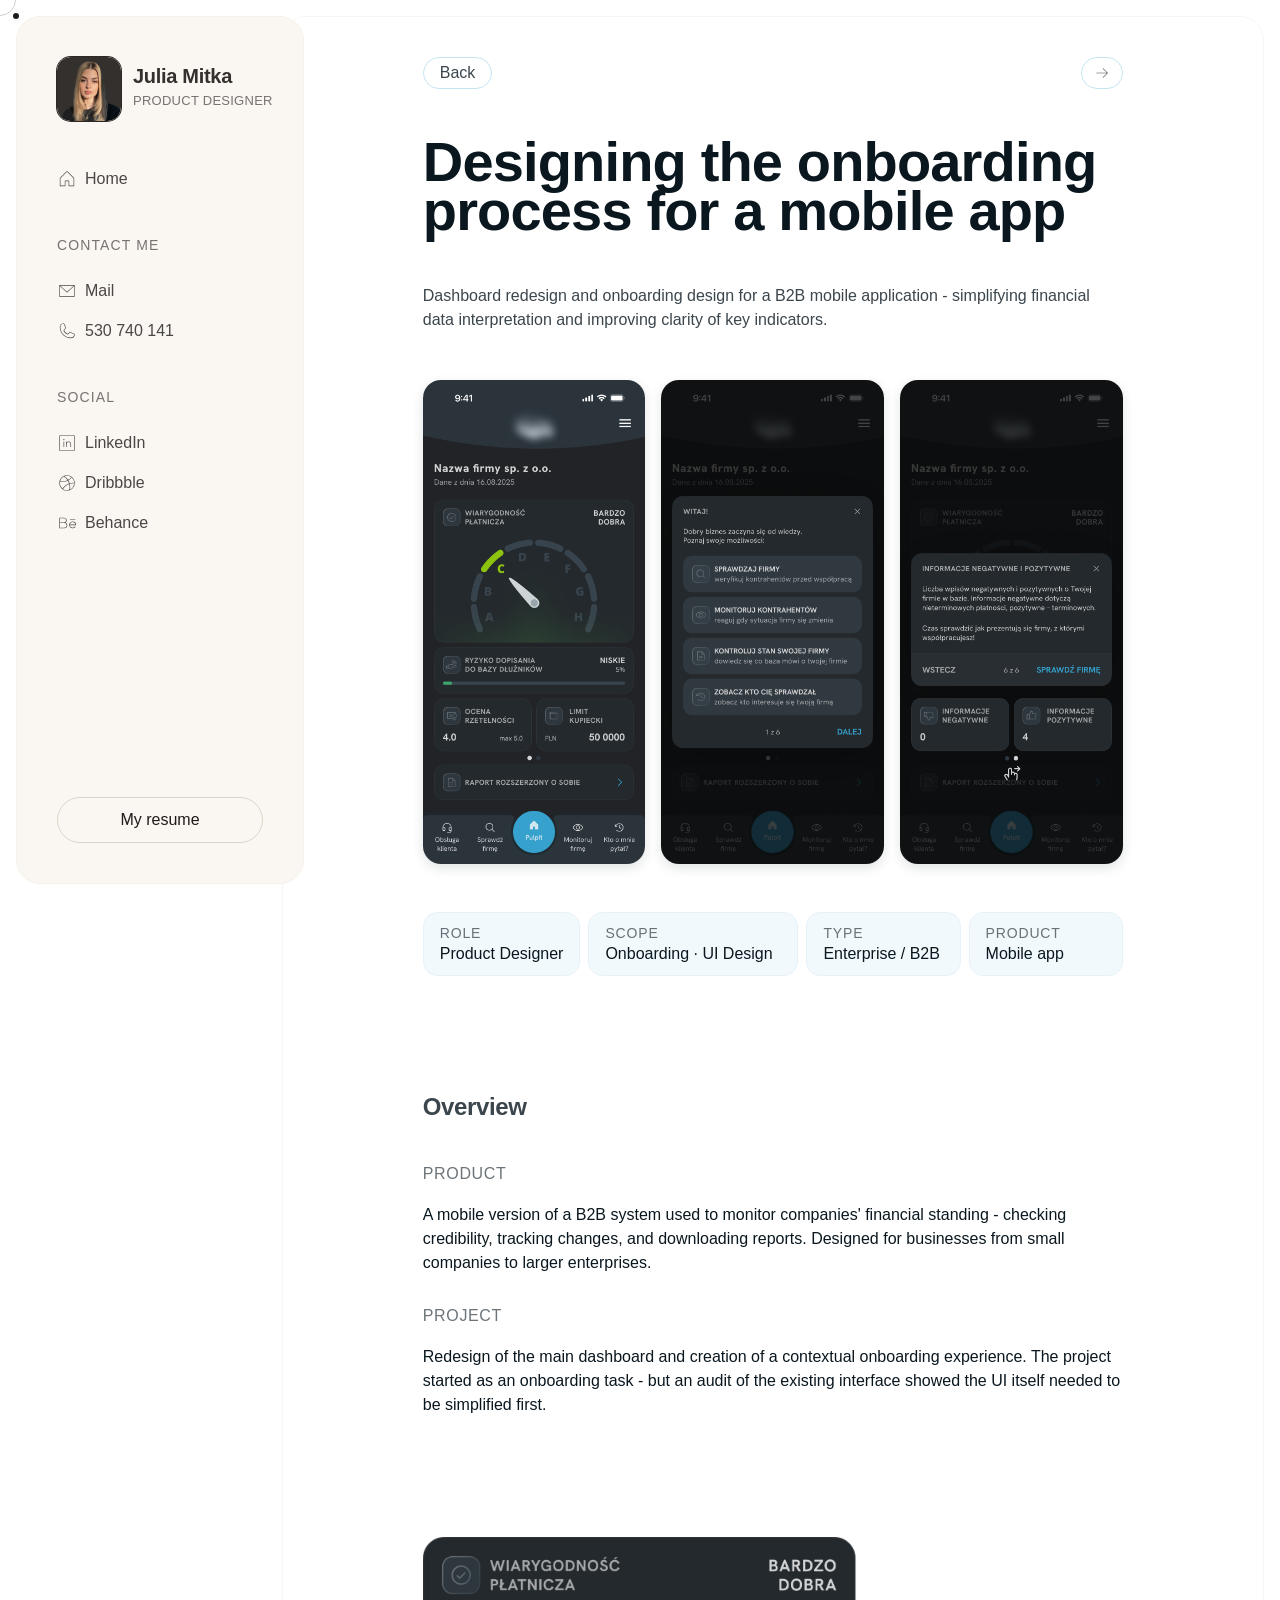
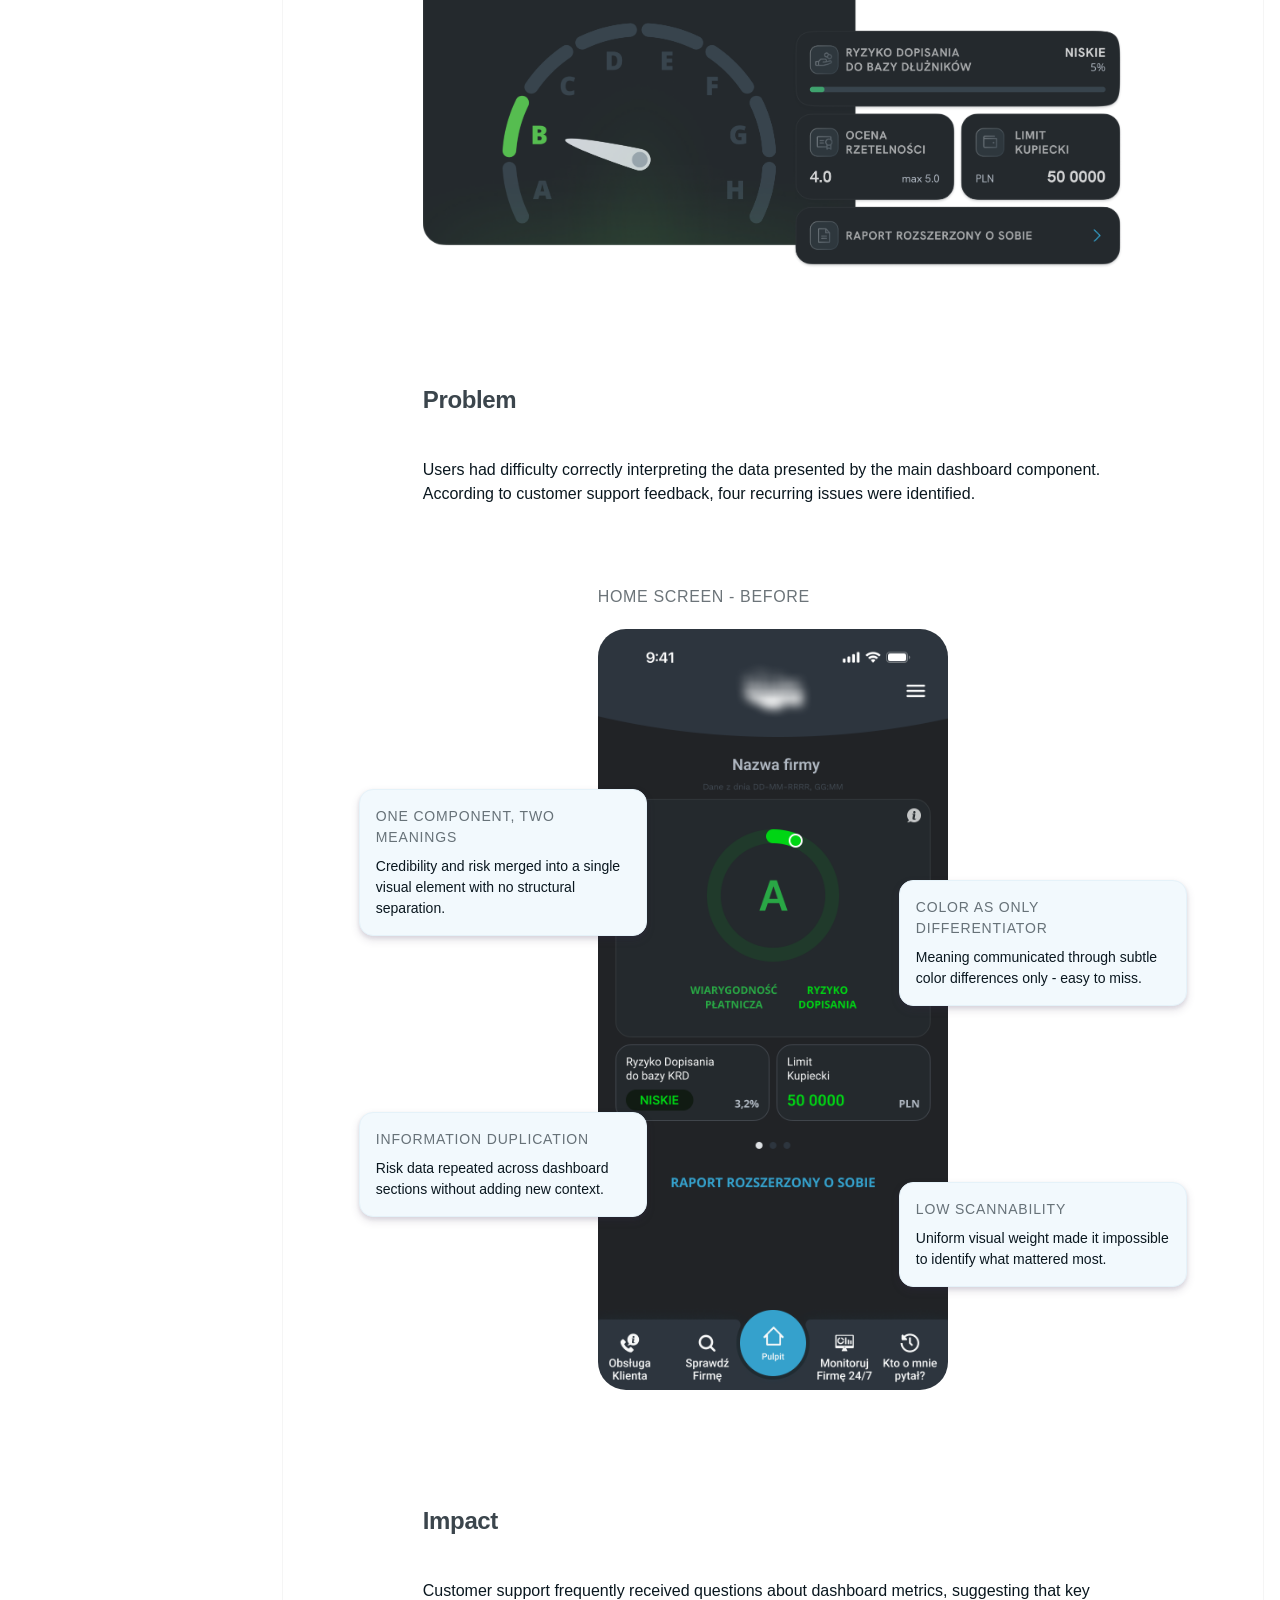
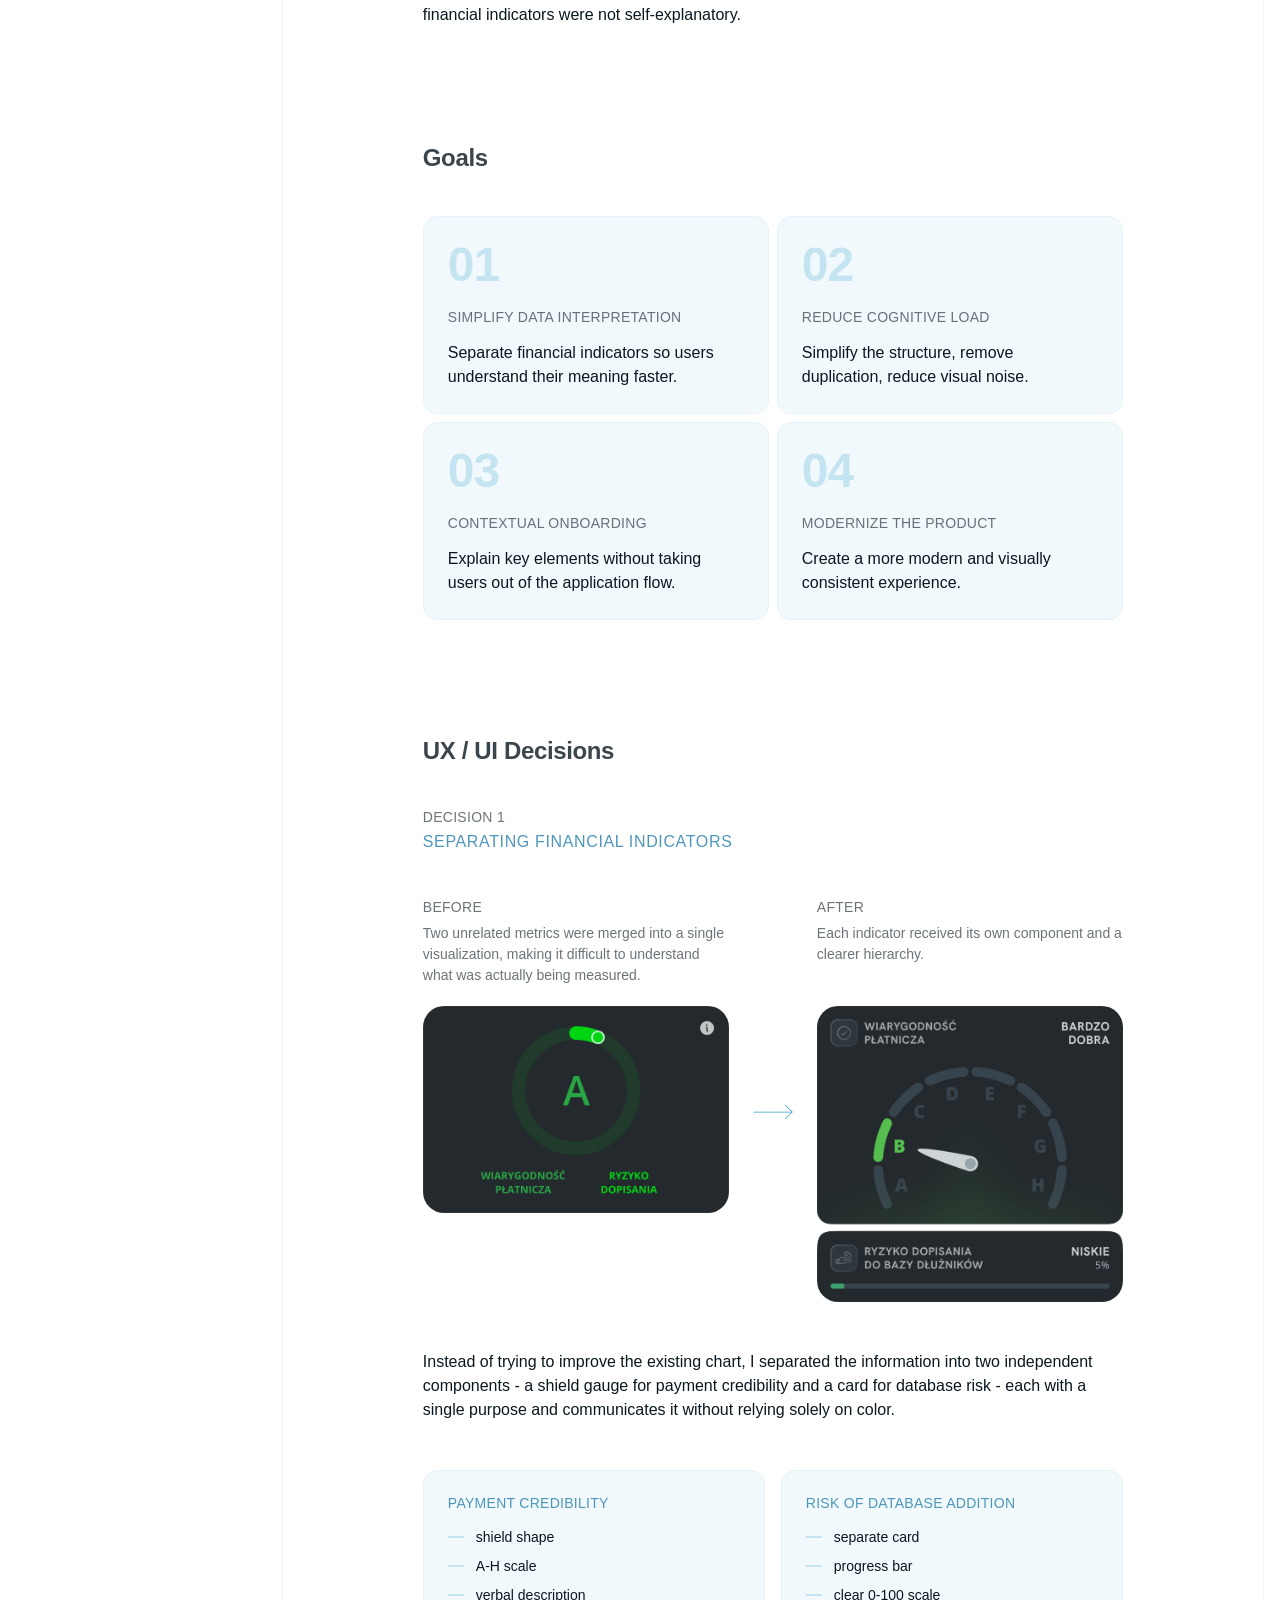
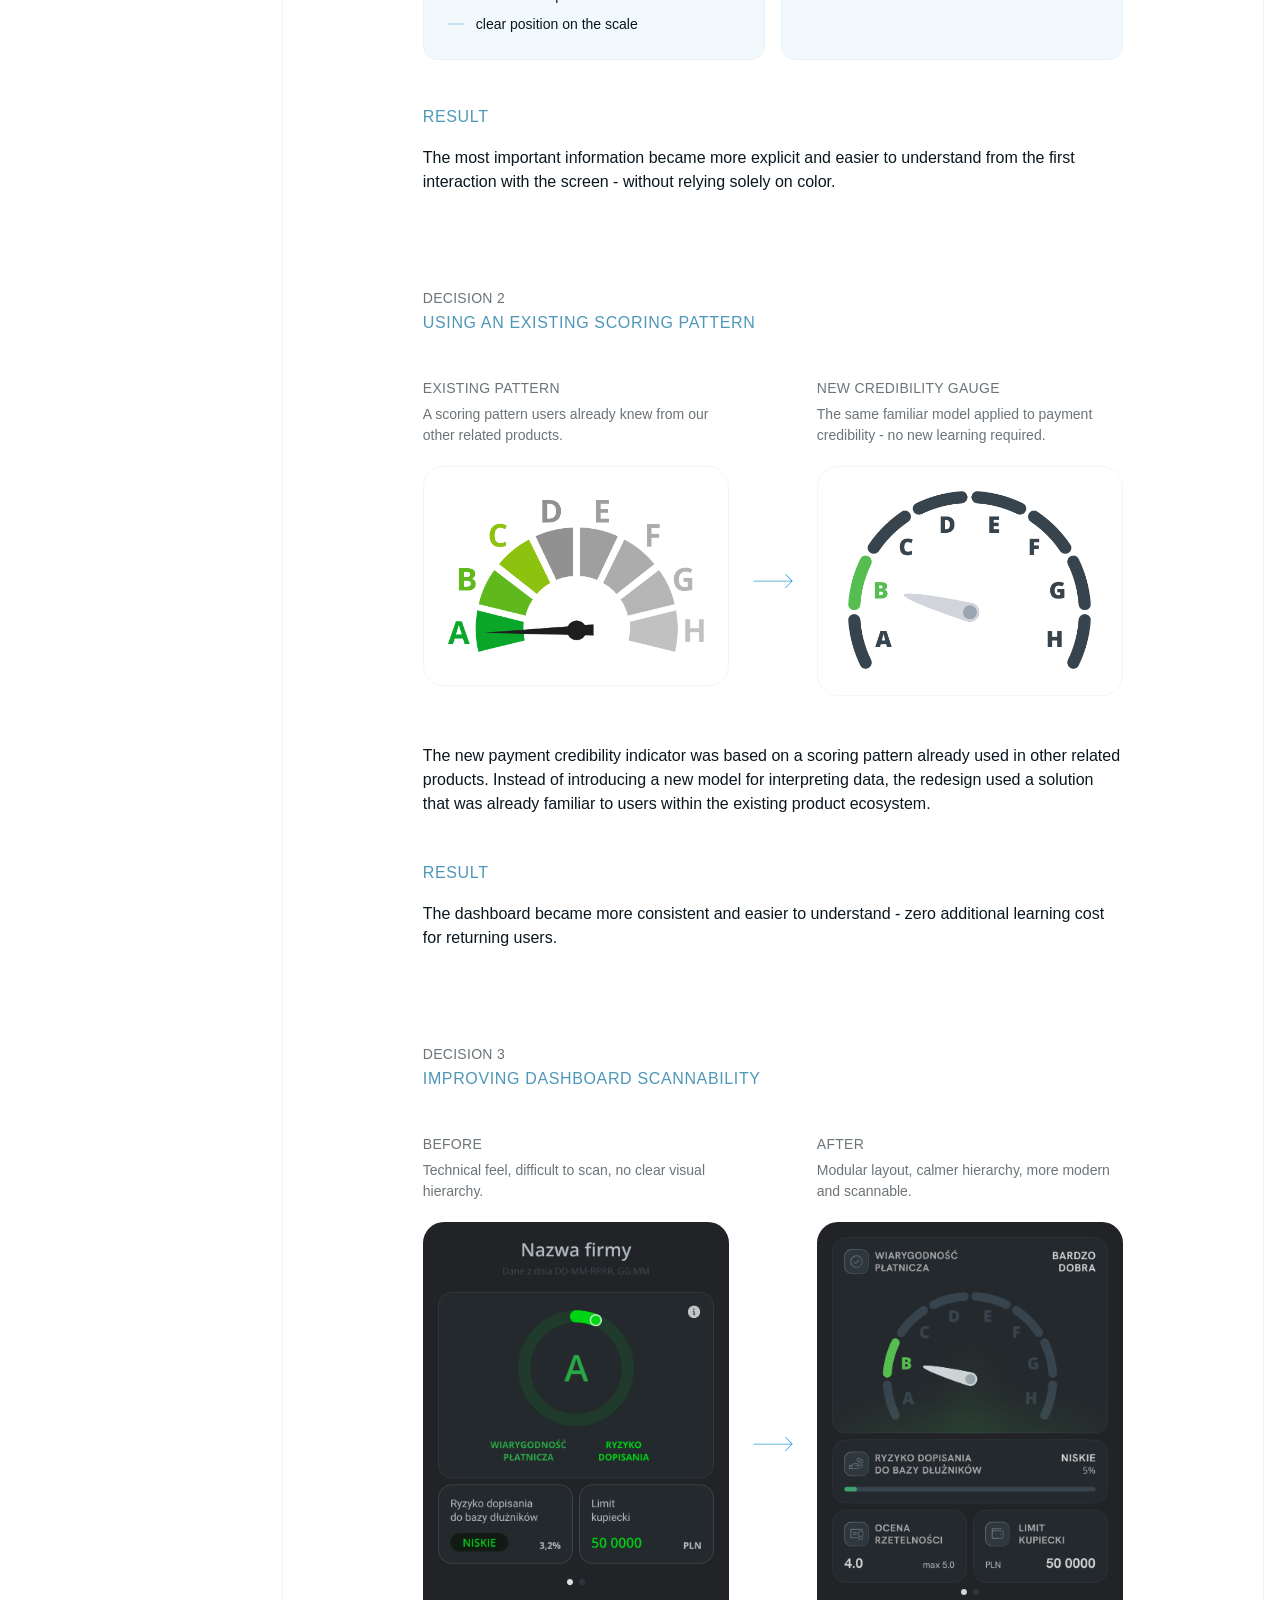
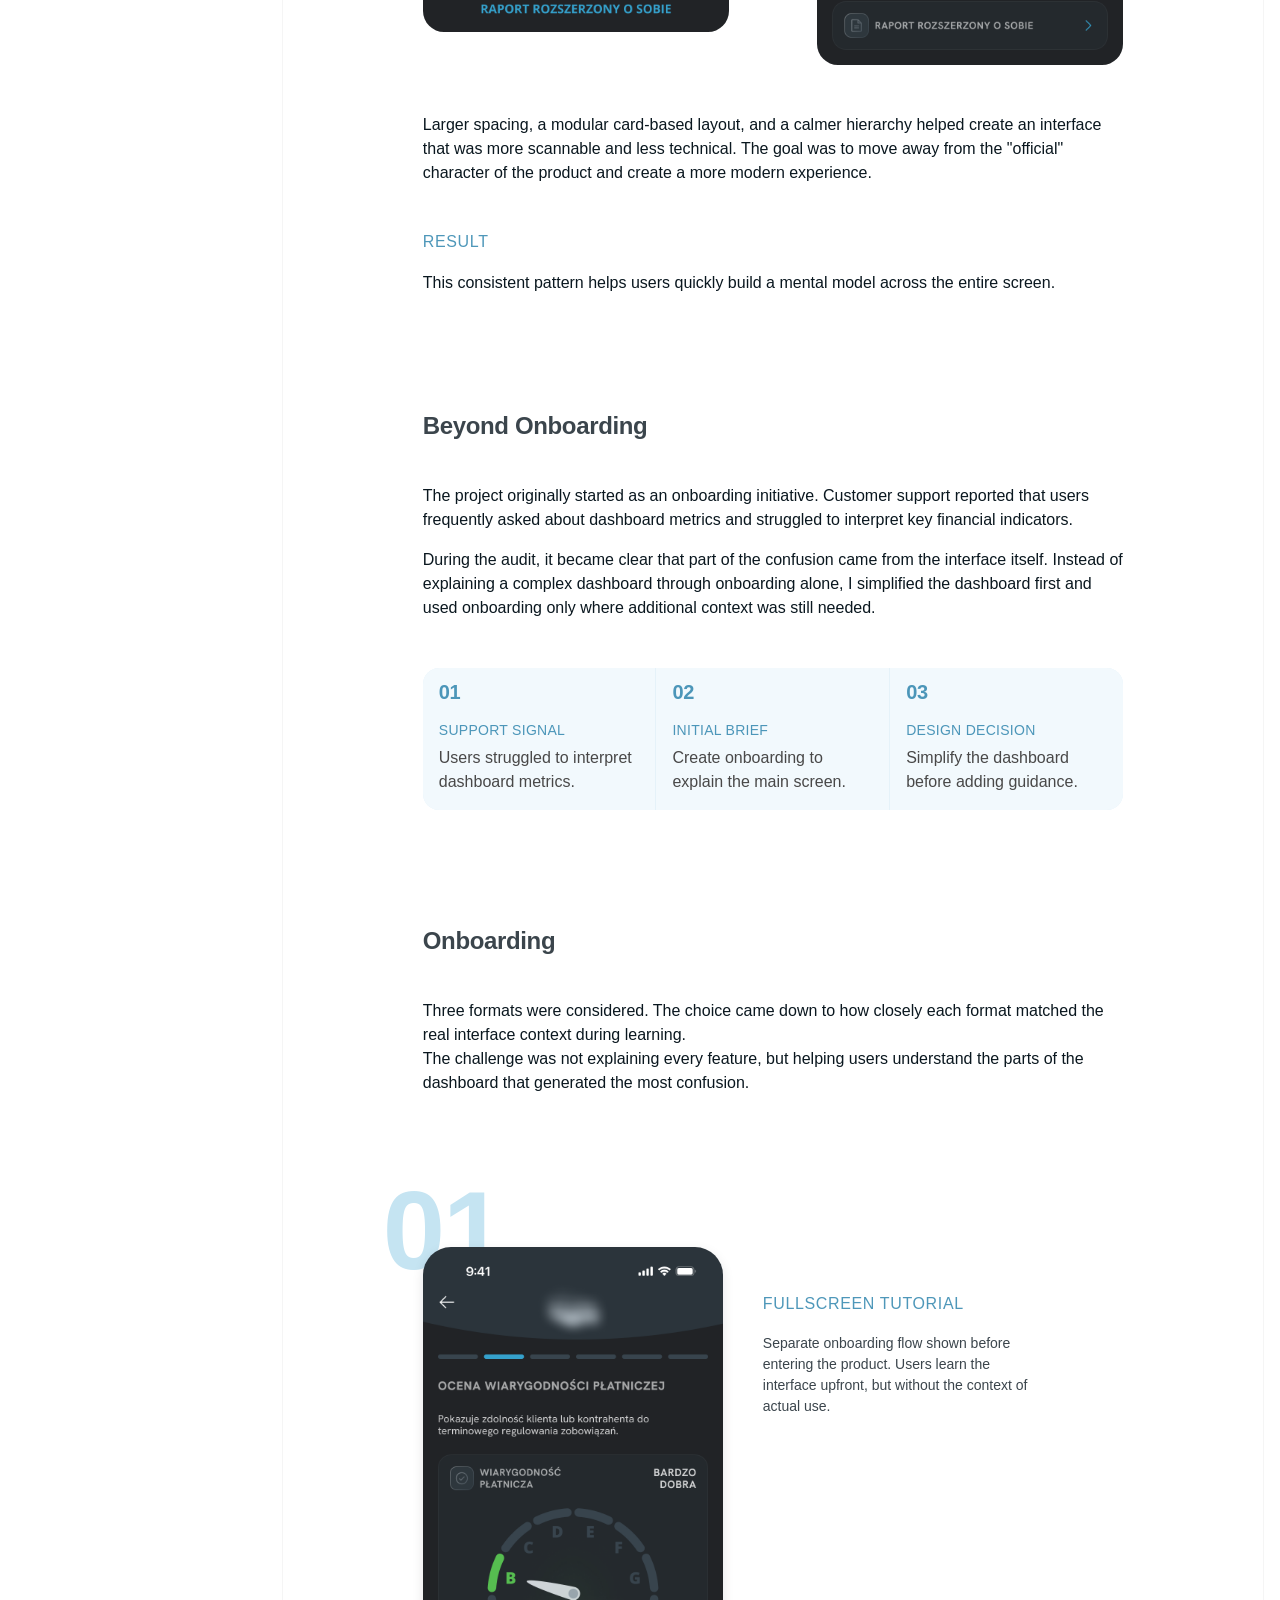
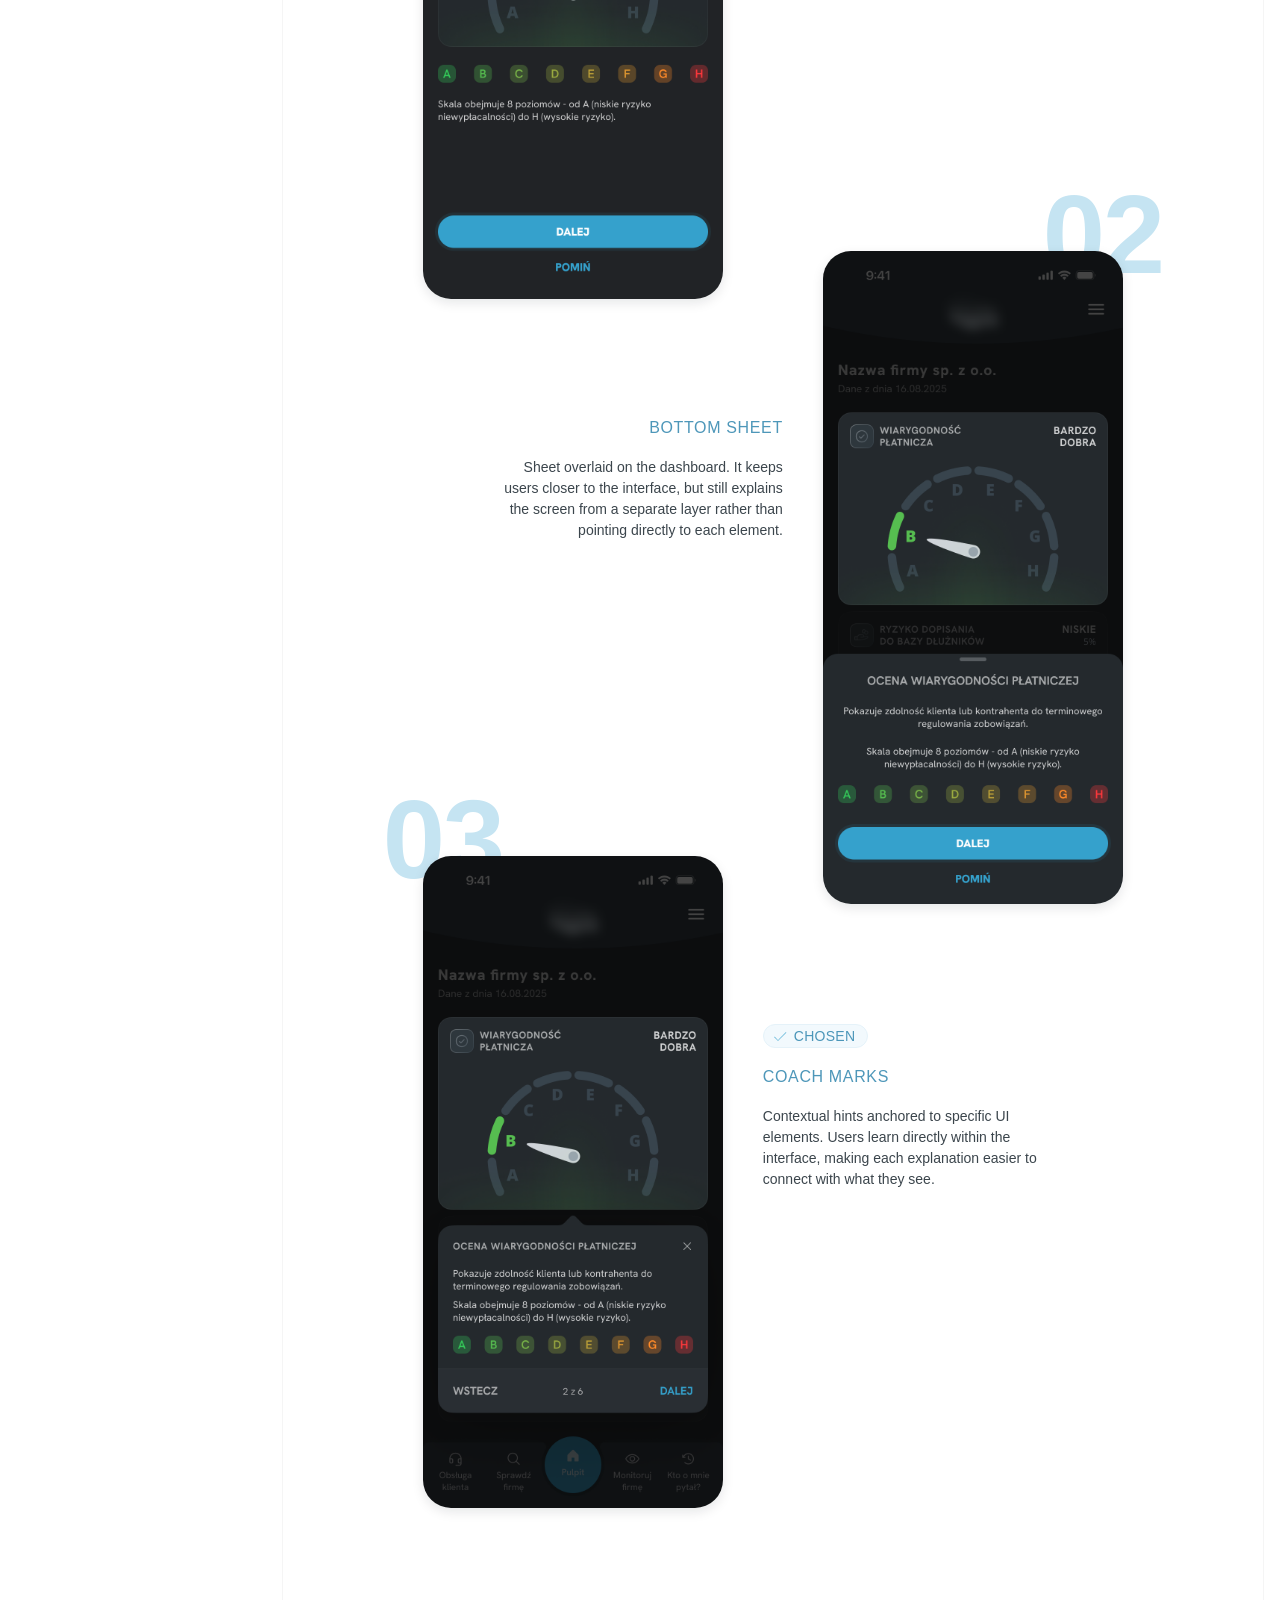
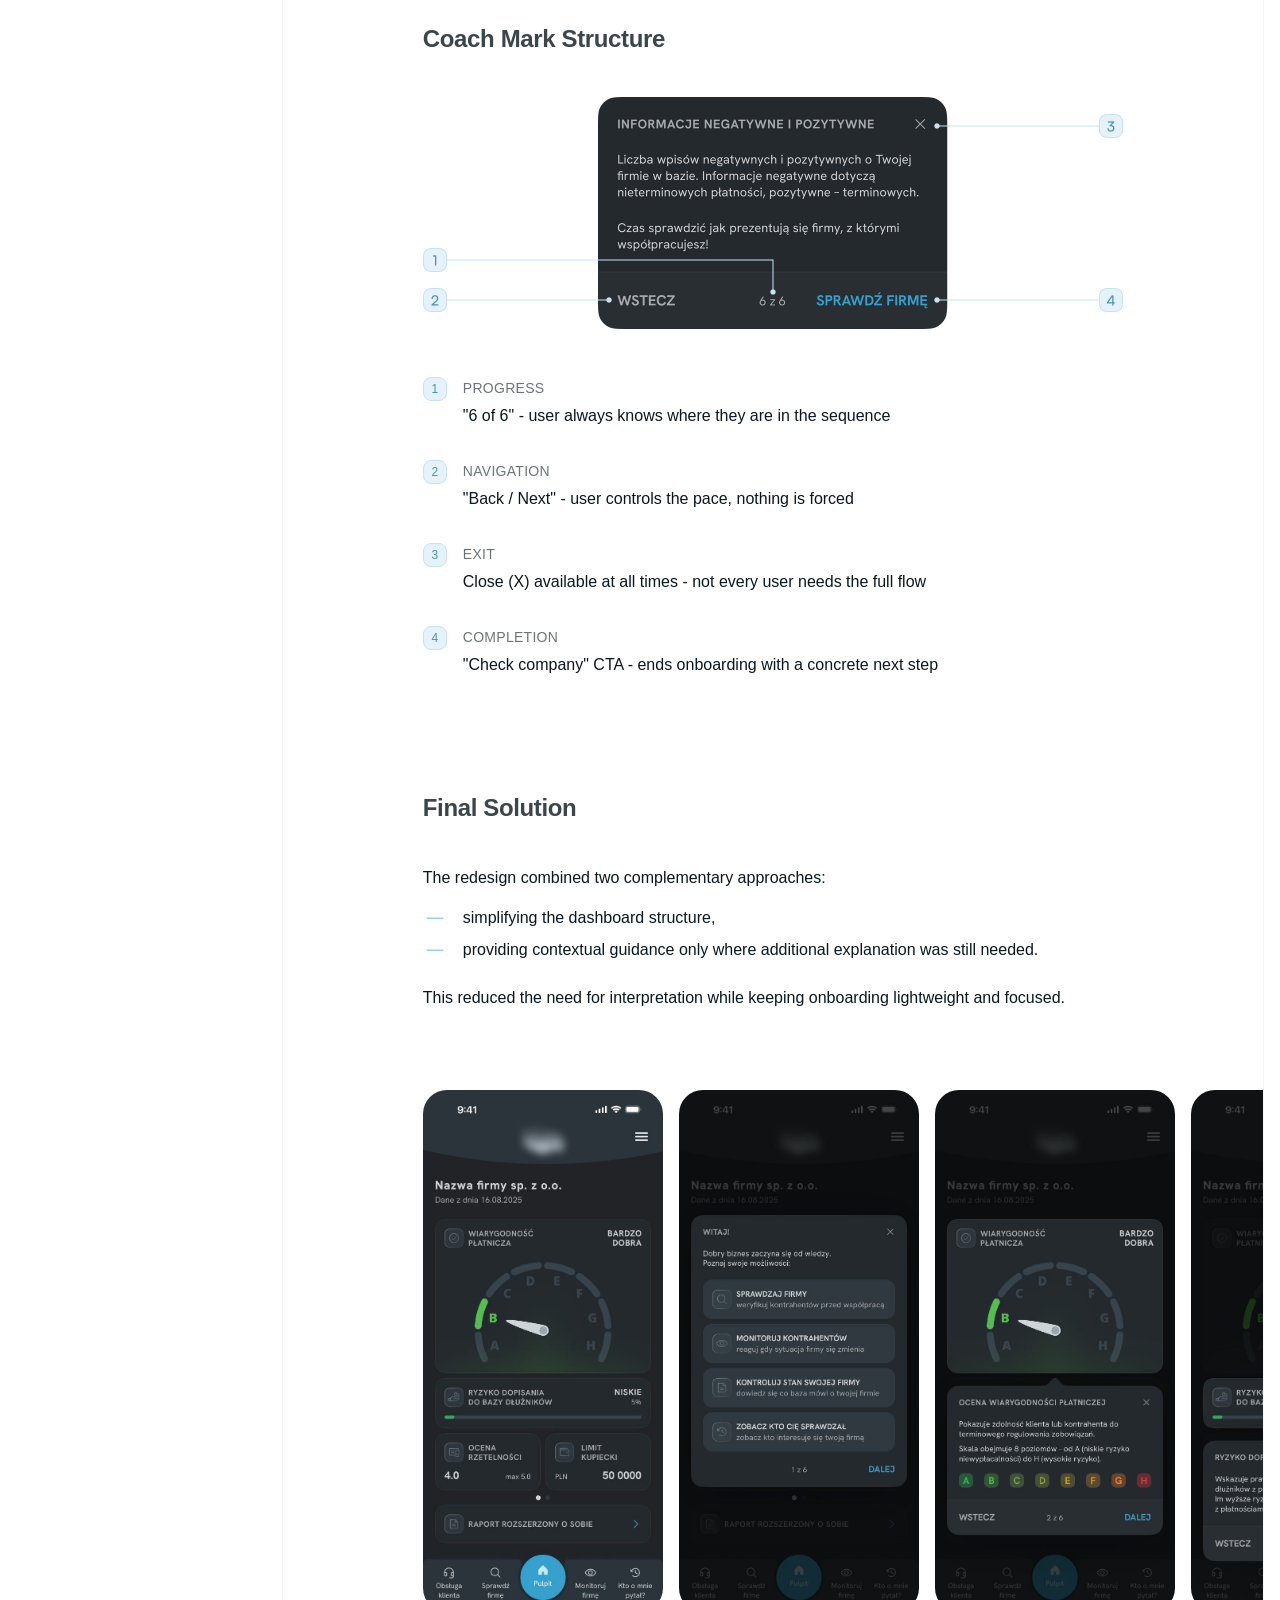
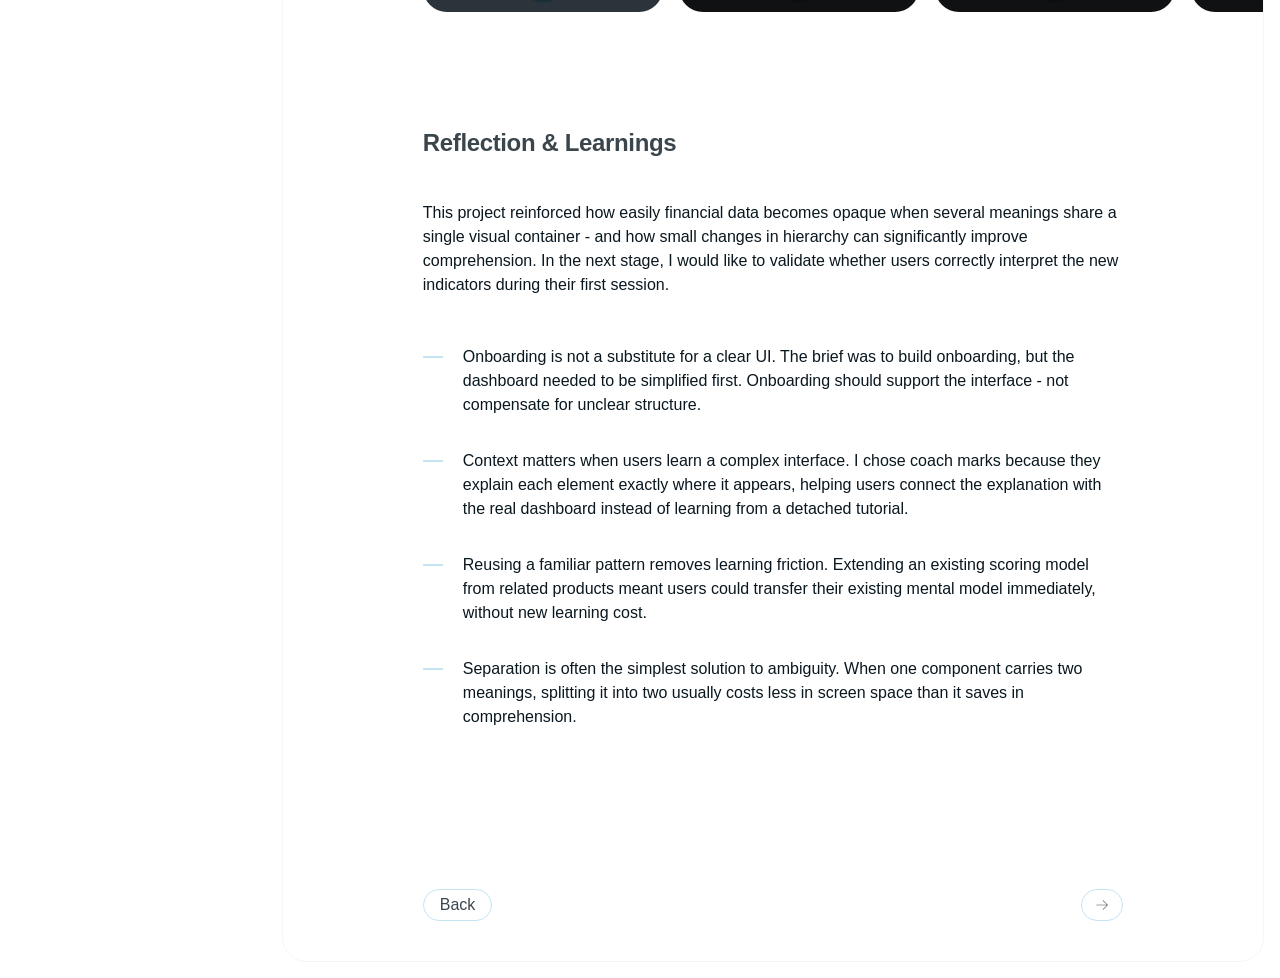
<file: case-study-mobile.html>
﻿<!DOCTYPE html>
<html lang="en">
<head>
  <meta charset="UTF-8">
  <meta name="viewport" content="width=device-width, initial-scale=1.0">
  <title>Mobile App Onboarding — Case Study · Julia Mitka</title>
  <meta name="description" content="Designing the onboarding process for a B2B mobile app — dashboard redesign and contextual onboarding, product design case study by Julia Mitka.">
  <link rel="icon" href="assets/favicon.svg" type="image/svg+xml">
  <link rel="icon" href="assets/favicon-32.png" type="image/png" sizes="32x32">
  <link rel="apple-touch-icon" href="assets/apple-touch-icon.png">

  <link rel="stylesheet" href="https://api.fontshare.com/v2/css?f[]=satoshi@900,700,500,400,300&display=swap">
  <link rel="stylesheet" href="https://api.fontshare.com/v2/css?f[]=clash-display@400,500,600,700&display=swap">
  <link rel="preconnect" href="https://fonts.googleapis.com">
  <link rel="preconnect" href="https://fonts.gstatic.com" crossorigin>
  <link href="https://fonts.googleapis.com/css2?family=Syne:wght@400;500;600;700;800&display=swap" rel="stylesheet">

  <link rel="stylesheet" href="case-study.css">

  <style>
    /* â”€â”€â”€â”€â”€â”€â”€â”€â”€â”€â”€â”€â”€â”€â”€â”€â”€â”€â”€â”€â”€â”€â”€â”€â”€â”€â”€â”€â”€â”€â”€â”€â”€â”€â”€â”€â”€â”€â”€â”€â”€â”€â”€â”€â”€
       MOBILE CASE STUDY — blue re-skin of shared
       cs-* components (PDF: Kolory Mobile palette)
    â”€â”€â”€â”€â”€â”€â”€â”€â”€â”€â”€â”€â”€â”€â”€â”€â”€â”€â”€â”€â”€â”€â”€â”€â”€â”€â”€â”€â”€â”€â”€â”€â”€â”€â”€â”€â”€â”€â”€â”€â”€â”€â”€â”€â”€ */
    .cs-layout {
      --app-purple-50:          var(--mobile-blue-50);
      --app-purple-100:         var(--mobile-blue-100);
      --app-purple-200:         var(--mobile-blue-200);
      --app-purple-700:         var(--mobile-blue-500);
      --app-purple-950:         var(--mobile-blue-950);
      --app-purple-700-border:  var(--mobile-blue-500-border);
      --app-purple-700-label:   var(--mobile-blue-500-label);
      --app-purple-950-label:   var(--mobile-purple-950-label);
      --app-purple-950-subtle:  var(--mobile-purple-950-subtle);
      --app-gray-100:           var(--mobile-gray-100);
      --app-gray-stroke:        var(--mobile-gray-stroke);
    }
    .cs-chip {
      background: var(--mobile-blue-50);
      border-color: var(--mobile-blue-100);
    }
    .cs-annotated-label {
      margin-left: 175px;
    }


    /* â”€â”€â”€â”€â”€â”€â”€â”€â”€â”€â”€â”€â”€â”€â”€â”€â”€â”€â”€â”€â”€â”€â”€â”€â”€â”€â”€â”€â”€â”€â”€â”€â”€â”€â”€â”€â”€â”€â”€â”€â”€â”€â”€â”€â”€
       HERO — row of 3 phone screens
    â”€â”€â”€â”€â”€â”€â”€â”€â”€â”€â”€â”€â”€â”€â”€â”€â”€â”€â”€â”€â”€â”€â”€â”€â”€â”€â”€â”€â”€â”€â”€â”€â”€â”€â”€â”€â”€â”€â”€â”€â”€â”€â”€â”€â”€ */
    .mb-hero-phones {
      margin-top: 48px;
      display: flex;
      gap: 16px;
    }
    .mb-hero-media { margin-top: 48px; }
    .mb-hero-media .mb-hero-phones { margin-top: 0; }
    .mb-hero-phones img {
      flex: 1 1 0;
      min-width: 0;
      width: 100%;
      height: auto;
      display: block;
      border-radius: 18px;
      box-shadow: 0 4px 12px rgba(10, 23, 31, 0.12);
    }

    /* â”€â”€â”€â”€â”€â”€â”€â”€â”€â”€â”€â”€â”€â”€â”€â”€â”€â”€â”€â”€â”€â”€â”€â”€â”€â”€â”€â”€â”€â”€â”€â”€â”€â”€â”€â”€â”€â”€â”€â”€â”€â”€â”€â”€â”€
       PROBLEM — annotated phone, callouts L/R
    â”€â”€â”€â”€â”€â”€â”€â”€â”€â”€â”€â”€â”€â”€â”€â”€â”€â”€â”€â”€â”€â”€â”€â”€â”€â”€â”€â”€â”€â”€â”€â”€â”€â”€â”€â”€â”€â”€â”€â”€â”€â”€â”€â”€â”€ */
    .mb-problem-stage {
      width: 350px;
      margin: 0 auto;
    }
    .mb-problem-stage img {
      width: 100%;
      display: block;
      border-radius: 28px;
    }
    .cs-callout--mb-l1 { top: 160px; left: -64px; }
    .cs-callout--mb-r1 { top: 251px; right: -64px; }
    .cs-callout--mb-l2 { top: 483px; left: -64px; }
    .cs-callout--mb-r2 { top: 553px; right: -64px; }
    .cs-callout--mb-l1,
    .cs-callout--mb-l2 { transform: translateX(-16px); }
    .cs-callout--mb-r1,
    .cs-callout--mb-r2 { transform: translateX(16px); }
    .cs-annotated--visible .cs-callout--mb-l1 { transition-delay: 0.15s; }
    .cs-annotated--visible .cs-callout--mb-r1 { transition-delay: 0.30s; }
    .cs-annotated--visible .cs-callout--mb-l2 { transition-delay: 0.45s; }
    .cs-annotated--visible .cs-callout--mb-r2 { transition-delay: 0.60s; }

    .mb-impact-text {
      font-size: var(--type-text-m-size);
      line-height: var(--type-text-m-lh);
      color: var(--mobile-blue-950);
    }

    /* â”€â”€â”€â”€â”€â”€â”€â”€â”€â”€â”€â”€â”€â”€â”€â”€â”€â”€â”€â”€â”€â”€â”€â”€â”€â”€â”€â”€â”€â”€â”€â”€â”€â”€â”€â”€â”€â”€â”€â”€â”€â”€â”€â”€â”€
       GOALS — 2Ă—2 cards, ghost numbers
    â”€â”€â”€â”€â”€â”€â”€â”€â”€â”€â”€â”€â”€â”€â”€â”€â”€â”€â”€â”€â”€â”€â”€â”€â”€â”€â”€â”€â”€â”€â”€â”€â”€â”€â”€â”€â”€â”€â”€â”€â”€â”€â”€â”€â”€ */
    .mb-goals-grid {
      display: grid;
      grid-template-columns: 1fr 1fr;
      gap: 8px;
    }
    .mb-goal-card {
      background: var(--mobile-blue-50);
      border: 1px solid var(--mobile-blue-100);
      border-radius: 14px;
      padding: 24px;
      display: flex;
      flex-direction: column;
    }
    .mb-goal-num {
      font-family: var(--font-hdg);
      font-size: 3rem;
      font-weight: 600;
      line-height: 1;
      letter-spacing: -0.02em;
      color: var(--mobile-blue-200);
      margin-bottom: 20px;
    }
    .mb-goal-title {
      font-family: var(--font-body);
      font-size: var(--type-label-s-size);
      font-weight: var(--type-label-s-weight);
      letter-spacing: var(--type-label-s-ls);
      text-transform: uppercase;
      color: var(--mobile-purple-950-label);
      margin-bottom: 16px;
    }
    .mb-goal-card p {
      font-size: var(--type-text-m-size);
      line-height: var(--type-text-m-lh);
      color: var(--mobile-blue-950);
    }

    /* â”€â”€â”€â”€â”€â”€â”€â”€â”€â”€â”€â”€â”€â”€â”€â”€â”€â”€â”€â”€â”€â”€â”€â”€â”€â”€â”€â”€â”€â”€â”€â”€â”€â”€â”€â”€â”€â”€â”€â”€â”€â”€â”€â”€â”€
       UX/UI DECISIONS
    â”€â”€â”€â”€â”€â”€â”€â”€â”€â”€â”€â”€â”€â”€â”€â”€â”€â”€â”€â”€â”€â”€â”€â”€â”€â”€â”€â”€â”€â”€â”€â”€â”€â”€â”€â”€â”€â”€â”€â”€â”€â”€â”€â”€â”€ */
    .mb-decision + .mb-decision { margin-top: 96px; }
    .mb-decision-label {
      display: block;
      font-family: var(--font-body);
      font-size: var(--type-label-s-size);
      font-weight: var(--type-label-s-weight);
      letter-spacing: var(--type-label-s-ls);
      text-transform: uppercase;
      color: var(--mobile-purple-950-label);
      margin-bottom: 8px;
    }
    .mb-decision-title {
      display: block;
      font-family: var(--font-body);
      font-size: var(--type-label-m-size);
      font-weight: var(--type-label-m-weight);
      letter-spacing: var(--type-label-m-ls);
      text-transform: uppercase;
      color: var(--mobile-blue-500-label);
      margin-bottom: 48px;
    }
    /* before / after comparison grid */
    .mb-ba {
      display: grid;
      grid-template-columns: 1fr 56px 1fr;
      column-gap: 16px;
      row-gap: 0;
      align-items: start;
    }
    .mb-ba-label {
      font-family: var(--font-body);
      font-size: var(--type-label-s-size);
      font-weight: var(--type-label-s-weight);
      letter-spacing: var(--type-label-s-ls);
      text-transform: uppercase;
      color: var(--mobile-purple-950-label);
    }
    .mb-ba-label--a { grid-column: 1; grid-row: 1; margin-bottom: 8px; }
    .mb-ba-label--b { grid-column: 3; grid-row: 1; margin-bottom: 8px; }
    .mb-ba-desc {
      font-size: var(--type-text-s-size);
      line-height: var(--type-text-s-lh);
      color: var(--mobile-purple-950-label);
    }
    .mb-ba-desc--a { grid-column: 1; grid-row: 2; margin-bottom: 20px; }
    .mb-ba-desc--b { grid-column: 3; grid-row: 2; margin-bottom: 20px; }
    .mb-ba-img--a { grid-column: 1; grid-row: 3; }
    .mb-ba-img--b { grid-column: 3; grid-row: 3; }
    .mb-ba-img--a img,
    .mb-ba-img--b img {
      width: 100%;
      height: auto;
      display: block;
      border-radius: 21px;
    }
    .mb-ba-arrow {
      grid-column: 2;
      grid-row: 3;
      align-self: center;
      justify-self: center;
    }
    .mb-ba-arrow--d1 {
      margin-top: 94px;
      align-self: start;
    }
    /* framed variant (decision 2 — components on white cards) */
    .mb-ba-img--framed {
      border: 1px solid var(--mobile-gray-stroke);
      border-radius: 21px;
      padding: 24px;
      display: flex;
      align-items: center;
      justify-content: center;
      min-height: 220px;
    }
    .mb-ba-img--framed img {
      width: auto;
      max-width: 100%;
      max-height: 180px;
      border-radius: 0;
    }
    .mb-decision-body {
      margin-top: 48px;
      font-size: var(--type-text-m-size);
      line-height: var(--type-text-m-lh);
      color: var(--mobile-blue-950);
    }
    /* component breakdown cards (decision 1) */
    .mb-comp-cards {
      margin-top: 48px;
      display: grid;
      grid-template-columns: 1fr 1fr;
      gap: 16px;
    }
    .mb-comp-card {
      background: var(--mobile-blue-50);
      border: 1px solid var(--mobile-blue-100);
      border-radius: 14px;
      padding: 24px;
    }
    .mb-comp-card-title {
      display: block;
      font-family: var(--font-body);
      font-size: var(--type-label-s-size);
      font-weight: var(--type-label-s-weight);
      letter-spacing: var(--type-label-s-ls);
      text-transform: uppercase;
      color: var(--mobile-blue-500-label);
      margin-bottom: 16px;
    }
    .mb-dash-list {
      list-style: none;
      display: flex;
      flex-direction: column;
      gap: 8px;
    }
    .mb-dash-list li {
      position: relative;
      padding-left: 28px;
      font-size: var(--type-text-s-size);
      line-height: var(--type-text-s-lh);
      color: var(--mobile-blue-950);
    }
    .mb-dash-list li::before {
      content: '';
      position: absolute;
      left: 0;
      top: 0.65em;
      width: 16px;
      height: 1.5px;
      background: var(--mobile-blue-200);
    }
    .mb-result {
      margin-top: 48px;
    }
    .mb-result-label {
      display: block;
      font-family: var(--font-body);
      font-size: var(--type-label-m-size);
      font-weight: var(--type-label-m-weight);
      letter-spacing: var(--type-label-m-ls);
      text-transform: uppercase;
      color: var(--mobile-blue-500-label);
      margin-bottom: 20px;
    }
    .mb-result p {
      font-size: var(--type-text-m-size);
      line-height: var(--type-text-m-lh);
      color: var(--mobile-blue-950);
    }

    /* â”€â”€â”€â”€â”€â”€â”€â”€â”€â”€â”€â”€â”€â”€â”€â”€â”€â”€â”€â”€â”€â”€â”€â”€â”€â”€â”€â”€â”€â”€â”€â”€â”€â”€â”€â”€â”€â”€â”€â”€â”€â”€â”€â”€â”€
       WHY GUIDANCE WAS NEEDED
    â”€â”€â”€â”€â”€â”€â”€â”€â”€â”€â”€â”€â”€â”€â”€â”€â”€â”€â”€â”€â”€â”€â”€â”€â”€â”€â”€â”€â”€â”€â”€â”€â”€â”€â”€â”€â”€â”€â”€â”€â”€â”€â”€â”€â”€ */
    .mb-guidance-text {
      display: flex;
      flex-direction: column;
      gap: 16px;
    }
    .mb-guidance-text p {
      font-size: var(--type-text-m-size);
      line-height: var(--type-text-m-lh);
      color: var(--mobile-blue-950);
    }
    .mb-guidance-cards {
      display: grid;
      grid-template-columns: repeat(3, 1fr);
      gap: 1px;
      margin-top: 48px;
      background: var(--mobile-blue-100);
      border-radius: 16px;
      overflow: hidden;
    }
    .mb-guidance-card {
      display: flex;
      flex-direction: column;
      gap: 0;
      padding: 16px;
      background: var(--mobile-blue-50);
    }
    .mb-guidance-num {
      font-family: var(--font-hdg);
      font-size: var(--type-h5-size);
      font-weight: var(--type-h5-weight);
      line-height: var(--type-h5-lh);
      letter-spacing: var(--type-h5-ls);
      color: var(--mobile-blue-500-label);
    }
    .mb-guidance-label {
      font-family: var(--font-body);
      font-size: var(--type-label-s-size);
      font-weight: var(--type-label-s-weight);
      letter-spacing: var(--type-label-s-ls);
      text-transform: uppercase;
      color: var(--mobile-blue-500-label);
      margin-top: 20px;
    }
    .mb-guidance-card p {
      margin-top: 8px;
    }
      font-size: var(--type-text-m-size);
      line-height: var(--type-text-m-lh);
      color: var(--mobile-blue-950);
    }

    /* â”€â”€â”€â”€â”€â”€â”€â”€â”€â”€â”€â”€â”€â”€â”€â”€â”€â”€â”€â”€â”€â”€â”€â”€â”€â”€â”€â”€â”€â”€â”€â”€â”€â”€â”€â”€â”€â”€â”€â”€â”€â”€â”€â”€â”€
       ONBOARDING — 3 formats, ghost numbers
    â”€â”€â”€â”€â”€â”€â”€â”€â”€â”€â”€â”€â”€â”€â”€â”€â”€â”€â”€â”€â”€â”€â”€â”€â”€â”€â”€â”€â”€â”€â”€â”€â”€â”€â”€â”€â”€â”€â”€â”€â”€â”€â”€â”€â”€ */
    .mb-onb-intro {
      display: flex;
      flex-direction: column;
      gap: 16px;
    }
    .mb-onb-intro p {
      font-size: var(--type-text-m-size);
      line-height: var(--type-text-m-lh);
      color: var(--mobile-blue-950);
    }
    .mb-onb-option {
      display: grid;
      grid-template-columns: 300px 1fr;
      column-gap: 40px;
      align-items: start;
    }
    .mb-onb-option + .mb-onb-option { margin-top: -120px; }
    .mb-onb-phone {
      position: relative;
      width: 300px;
    }
    .mb-onb-option--right .mb-onb-phone { justify-self: end; }
    .mb-onb-phone img {
      position: relative;
      z-index: 1;
      width: 100%;
      display: block;
      border-radius: 28px;
      box-shadow: 0 4px 12px rgba(10, 23, 31, 0.10);
      margin-top: 72px;
    }
    .mb-onb-num {
      position: absolute;
      z-index: 0;
      top: 0px;
      left: -40px;
      font-family: var(--font-hdg);
      font-size: 7rem;
      font-weight: 600;
      line-height: 1;
      letter-spacing: -0.02em;
      color: var(--mobile-blue-200);
      pointer-events: none;
      user-select: none;
    }
    .mb-onb-option--right .mb-onb-num { left: auto; right: -40px; top: 0px; }
    .mb-onb-text {
      padding-top: 120px;
      max-width: 280px;
    }
    .mb-onb-option + .mb-onb-option .mb-onb-text {
      padding-top: 240px;
    }
    .mb-onb-option--right {
      grid-template-columns: 1fr 300px;
    }
    .mb-onb-option--right .mb-onb-text {
      justify-self: end;
      text-align: right;
    }
    .mb-onb-title {
      display: block;
      font-family: var(--font-body);
      font-size: var(--type-label-m-size);
      font-weight: var(--type-label-m-weight);
      letter-spacing: var(--type-label-m-ls);
      text-transform: uppercase;
      color: var(--mobile-blue-500-label);
      margin-bottom: 20px;
    }
    .mb-onb-text p {
      font-size: var(--type-text-s-size);
      line-height: var(--type-text-s-lh);
      color: var(--mobile-purple-950-subtle);
    }
    .mb-onb-chosen {
      display: inline-flex;
      align-items: center;
      gap: 6px;
      height: 24px;
      padding: 0 12px 0 8px;
      border-radius: 100px;
      background: var(--mobile-blue-50);
      border: 1px solid var(--mobile-blue-100);
      font-size: var(--type-label-s-size);
      font-weight: var(--type-label-s-weight);
      letter-spacing: var(--type-label-s-ls);
      text-transform: uppercase;
      color: var(--mobile-blue-500-label);
      margin-bottom: 20px;
    }
    .mb-onb-chosen img { width: 16px; height: 16px; flex-shrink: 0; }

    /* â”€â”€â”€â”€â”€â”€â”€â”€â”€â”€â”€â”€â”€â”€â”€â”€â”€â”€â”€â”€â”€â”€â”€â”€â”€â”€â”€â”€â”€â”€â”€â”€â”€â”€â”€â”€â”€â”€â”€â”€â”€â”€â”€â”€â”€
       COACH MARK STRUCTURE — annotated diagram
    â”€â”€â”€â”€â”€â”€â”€â”€â”€â”€â”€â”€â”€â”€â”€â”€â”€â”€â”€â”€â”€â”€â”€â”€â”€â”€â”€â”€â”€â”€â”€â”€â”€â”€â”€â”€â”€â”€â”€â”€â”€â”€â”€â”€â”€ */
    .mb-cm-stage {
      position: relative;
      width: 100%;
    }
    .mb-cm-stage img {
      width: 100%;
      display: block;
    }
    .mb-cm-pin {
      position: absolute;
      z-index: 1;
      width: 24px;
      height: 24px;
      border-radius: 8px;
      background: var(--mobile-blue-100);
      border: 1px solid var(--mobile-blue-200);
      color: var(--mobile-blue-500-label);
      font-family: var(--font-body);
      font-size: 12px;
      font-weight: 500;
      display: flex;
      align-items: center;
      justify-content: center;
    }
    .mb-cm-pin::before {
      content: '';
      position: absolute;
      top: 50%;
      width: 110px;
      height: 1px;
      background: var(--mobile-blue-200);
    }
    .mb-cm-pin--left  { left: -136px; }
    .mb-cm-pin--left::before  { left: 26px; }
    .mb-cm-pin--right { right: -136px; }
    .mb-cm-pin--right::before { right: 26px; }
    .mb-cm-pin--1 { top: 70%; }
    .mb-cm-pin--2 { top: 84%; }
    .mb-cm-pin--3 { top: 4%; }
    .mb-cm-pin--4 { top: 84%; }
    .mb-cm-legend {
      margin-top: 48px;
      display: flex;
      flex-direction: column;
      gap: 32px;
    }
    .mb-cm-item {
      display: flex;
      gap: 16px;
      align-items: flex-start;
    }
    .mb-cm-item .mb-cm-pin {
      position: static;
      flex-shrink: 0;
    }
    .mb-cm-item .mb-cm-pin::before { display: none; }
    .mb-cm-item-body {
      display: flex;
      flex-direction: column;
      gap: 8px;
      padding-top: 3px;
    }
    .mb-cm-item-title {
      font-family: var(--font-body);
      font-size: var(--type-label-s-size);
      font-weight: var(--type-label-s-weight);
      letter-spacing: var(--type-label-s-ls);
      text-transform: uppercase;
      color: var(--mobile-purple-950-label);
    }
    .mb-cm-item-body p {
      font-size: var(--type-text-m-size);
      line-height: var(--type-text-m-lh);
      color: var(--mobile-blue-950);
    }

    /* â”€â”€â”€â”€â”€â”€â”€â”€â”€â”€â”€â”€â”€â”€â”€â”€â”€â”€â”€â”€â”€â”€â”€â”€â”€â”€â”€â”€â”€â”€â”€â”€â”€â”€â”€â”€â”€â”€â”€â”€â”€â”€â”€â”€â”€
       FINAL SOLUTION
    â”€â”€â”€â”€â”€â”€â”€â”€â”€â”€â”€â”€â”€â”€â”€â”€â”€â”€â”€â”€â”€â”€â”€â”€â”€â”€â”€â”€â”€â”€â”€â”€â”€â”€â”€â”€â”€â”€â”€â”€â”€â”€â”€â”€â”€ */
    .mb-final-intro {
      margin-top: 48px;
    }
    .mb-final-intro > p {
      font-size: var(--type-text-m-size);
      line-height: var(--type-text-m-lh);
      color: var(--mobile-blue-950);
    }
    .mb-final-intro > p:last-child { margin-top: 24px; margin-bottom: 80px; }
    .mb-final-list {
      list-style: none;
      display: flex;
      flex-direction: column;
      gap: 8px;
      margin-top: 16px;
    }
    .mb-final-list li {
      display: flex;
      align-items: center;
      gap: 16px;
      font-size: var(--type-text-m-size);
      line-height: var(--type-text-m-lh);
      color: var(--mobile-blue-950);
    }
    .mb-final-icon {
      display: inline-flex;
      align-items: center;
      justify-content: center;
      width: 24px;
      height: 24px;
      flex-shrink: 0;
      color: var(--mobile-blue-500);
    }
    .mb-final-scroll .cs-final-screen {
      width: 240px;
      border-radius: 24px;
    }

    /* â”€â”€â”€â”€â”€â”€â”€â”€â”€â”€â”€â”€â”€â”€â”€â”€â”€â”€â”€â”€â”€â”€â”€â”€â”€â”€â”€â”€â”€â”€â”€â”€â”€â”€â”€â”€â”€â”€â”€â”€â”€â”€â”€â”€â”€
       REFLECTION & LEARNINGS
    â”€â”€â”€â”€â”€â”€â”€â”€â”€â”€â”€â”€â”€â”€â”€â”€â”€â”€â”€â”€â”€â”€â”€â”€â”€â”€â”€â”€â”€â”€â”€â”€â”€â”€â”€â”€â”€â”€â”€â”€â”€â”€â”€â”€â”€ */
    .mb-refl-intro {
      font-size: var(--type-text-m-size);
      line-height: var(--type-text-m-lh);
      color: var(--mobile-blue-950);
      margin-bottom: 48px;
    }
    .mb-refl-list {
      list-style: none;
      display: flex;
      flex-direction: column;
      gap: 32px;
    }
    .mb-refl-list li {
      position: relative;
      padding-left: 40px;
      font-size: var(--type-text-m-size);
      line-height: var(--type-text-m-lh);
      color: var(--mobile-blue-950);
    }
    .mb-refl-list li::before {
      content: '';
      position: absolute;
      left: 0;
      top: 0.7em;
      width: 20px;
      height: 1.5px;
      background: var(--mobile-blue-200);
    }
    .mb-refl-list strong {
      font-weight: 500;
      color: var(--mobile-blue-950);
    }
  </style>
</head>
<body>

  <div class="cursor" id="cursor"></div>
  <div class="cursor-follower" id="cursor-follower"></div>

  <div class="cs-layout">

    <!-- â•â•â•â•â•â•â•â•â•â•â•â•â•â•â•â•â•â•â•â•â•â•â•â•â•â•â•â•â•â•â•â•â•â•â•â•â•â•â•â•â•â•
         LEFT COLUMN — sticky
    â•â•â•â•â•â•â•â•â•â•â•â•â•â•â•â•â•â•â•â•â•â•â•â•â•â•â•â•â•â•â•â•â•â•â•â•â•â•â•â•â•â• -->
    <aside class="cs-left-col">
      <div class="cs-left-in">

        <!-- Identity -->
        <div class="cs-left-identity">
          <a href="index.html" class="cs-avatar" aria-label="Home">
            <img src="assets/julia.jpg" alt="Julia Mitka"
              onerror="this.style.display='none';this.parentElement.classList.add('cs-avatar--empty')">
          </a>
          <div class="cs-left-ident">
            <h5 class="cs-left-name">Julia Mitka</h5>
            <span class="cs-left-role">Product Designer</span>
          </div>
        </div>

        <!-- Home -->
        <div class="cs-left-nav">
          <a href="index.html" class="cs-left-link">
            <svg xmlns="http://www.w3.org/2000/svg" width="20" height="20" fill="currentColor" viewBox="0 0 256 256" aria-hidden="true"><path d="M216.49,111.51l-80-80a12,12,0,0,0-17,0l-80,80A12,12,0,0,0,36,120v96a4,4,0,0,0,4,4h64a4,4,0,0,0,4-4V156h40v60a4,4,0,0,0,4,4h64a4,4,0,0,0,4-4V120A12,12,0,0,0,216.49,111.51ZM212,212H156V152a4,4,0,0,0-4-4H104a4,4,0,0,0-4,4v60H44V120a4,4,0,0,1,1.17-2.83l80-80a4,4,0,0,1,5.66,0l80,80A4,4,0,0,1,212,120Z"/></svg>
            Home
          </a>
        </div>

        <!-- Contact -->
        <div class="cs-left-contact">
          <span class="cs-left-label">Contact me</span>
          <div class="cs-left-links">
            <a href="mailto:julia.mitka98@gmail.com" class="cs-left-link">
              <svg xmlns="http://www.w3.org/2000/svg" width="20" height="20" fill="currentColor" viewBox="0 0 256 256" aria-hidden="true"><path d="M224,52H32a4,4,0,0,0-4,4V192a12,12,0,0,0,12,12H216a12,12,0,0,0,12-12V56A4,4,0,0,0,224,52Zm-10.28,8L128,138.57,42.28,60ZM216,196H40a4,4,0,0,1-4-4V65.09L125.3,147a4,4,0,0,0,5.4,0L220,65.09V192A4,4,0,0,1,216,196Z"/></svg>
              Mail
            </a>
            <span class="cs-left-link cs-left-link--static">
              <svg xmlns="http://www.w3.org/2000/svg" width="20" height="20" fill="currentColor" viewBox="0 0 256 256" aria-hidden="true"><path d="M220.78,162.13,173.56,141A12,12,0,0,0,162.18,142a3.37,3.37,0,0,0-.38.28L137,163.42a3.93,3.93,0,0,1-3.7.21c-16.24-7.84-33.05-24.52-40.89-40.57a3.9,3.9,0,0,1,.18-3.69l21.2-25.21c.1-.12.19-.25.28-.38a12,12,0,0,0,1-11.36L93.9,35.28a12,12,0,0,0-12.48-7.19A52.25,52.25,0,0,0,36,80c0,77.2,62.8,140,140,140a52.25,52.25,0,0,0,51.91-45.42A12,12,0,0,0,220.78,162.13ZM220,173.58A44.23,44.23,0,0,1,176,212C103.22,212,44,152.78,44,80A44.23,44.23,0,0,1,82.42,36a3.87,3.87,0,0,1,.48,0,4,4,0,0,1,3.67,2.49l21.11,47.14a4,4,0,0,1-.23,3.6l-21.19,25.2c-.1.13-.2.25-.29.39a12,12,0,0,0-.78,11.75c8.69,17.79,26.61,35.58,44.6,44.27a12,12,0,0,0,11.79-.87l.37-.28,24.83-21.12a3.93,3.93,0,0,1,3.57-.27l47.21,21.16A4,4,0,0,1,220,173.58Z"/></svg>
              530 740 141
            </span>
          </div>
        </div>

        <!-- Social -->
        <div class="cs-left-contact">
          <span class="cs-left-label">Social</span>
          <div class="cs-left-links">
            <a href="https://www.linkedin.com/in/julia-mitka" class="cs-left-link" target="_blank" rel="noopener noreferrer">
              <svg xmlns="http://www.w3.org/2000/svg" width="20" height="20" fill="currentColor" viewBox="0 0 256 256" aria-hidden="true"><path d="M216,28H40A12,12,0,0,0,28,40V216a12,12,0,0,0,12,12H216a12,12,0,0,0,12-12V40A12,12,0,0,0,216,28Zm4,188a4,4,0,0,1-4,4H40a4,4,0,0,1-4-4V40a4,4,0,0,1,4-4H216a4,4,0,0,1,4,4ZM92,112v64a4,4,0,0,1-8,0V112a4,4,0,0,1,8,0Zm88,28v36a4,4,0,0,1-8,0V140a24,24,0,0,0-48,0v36a4,4,0,0,1-8,0V112a4,4,0,0,1,8,0v6.87A32,32,0,0,1,180,140ZM96,84a8,8,0,1,1-8-8A8,8,0,0,1,96,84Z"/></svg>
              LinkedIn
            </a>
            <a href="https://dribbble.com/juliamitka" class="cs-left-link" target="_blank" rel="noopener noreferrer">
              <svg xmlns="http://www.w3.org/2000/svg" width="20" height="20" fill="currentColor" viewBox="0 0 256 256" aria-hidden="true"><path d="M128,28A100,100,0,1,0,228,128,100.11,100.11,0,0,0,128,28Zm91.92,96.43C216,124.15,212,124,208,124a164.4,164.4,0,0,0-46.55,6.74A163.48,163.48,0,0,0,146.61,97c-.49-.82-1-1.64-1.5-2.46A164,164,0,0,0,188.5,58.75,91.8,91.8,0,0,1,219.92,124.43ZM182.25,53.75a156.23,156.23,0,0,1-41.46,34.08,165,165,0,0,0-46.3-45.51,91.86,91.86,0,0,1,87.76,11.43ZM85.78,46.28a157,157,0,0,1,47.9,45.34A155.67,155.67,0,0,1,64,108a157.47,157.47,0,0,1-25.33-2A92.35,92.35,0,0,1,85.78,46.28ZM36,128a92.34,92.34,0,0,1,1.1-14.2A165.6,165.6,0,0,0,64,116a163.6,163.6,0,0,0,74.05-17.62c.55.9,1.11,1.79,1.64,2.7a155.15,155.15,0,0,1,14.14,32.11,162.7,162.7,0,0,0-27.59,12.61A164.94,164.94,0,0,0,70,199.36,91.84,91.84,0,0,1,36,128Zm40.44,76.16a157.08,157.08,0,0,1,53.8-51.43A153.87,153.87,0,0,1,156,140.91a156.32,156.32,0,0,1,4.9,38.78,157,157,0,0,1-4.11,35.69,91.94,91.94,0,0,1-80.37-11.22Zm89.3,7.74a165.24,165.24,0,0,0,3.18-32.21,164.26,164.26,0,0,0-5.28-41.26A156.44,156.44,0,0,1,208,132c4,0,7.94.15,11.88.45A92.17,92.17,0,0,1,165.74,211.9Z"/></svg>
              Dribbble
            </a>
            <a href="https://www.behance.net/juliamitka" class="cs-left-link" target="_blank" rel="noopener noreferrer">
              <svg xmlns="http://www.w3.org/2000/svg" width="20" height="20" fill="currentColor" viewBox="0 0 256 256" aria-hidden="true"><path d="M108.16,122.74A34,34,0,0,0,90,60H32a4,4,0,0,0-4,4V192a4,4,0,0,0,4,4H94a38,38,0,0,0,14.16-73.26ZM36,68H90a26,26,0,0,1,0,52H36ZM94,188H36V128H94a30,30,0,0,1,0,60ZM164,80a4,4,0,0,1,4-4h64a4,4,0,0,1,0,8H168A4,4,0,0,1,164,80Zm36,28a44,44,0,1,0,35.2,70.41,4,4,0,0,0-6.4-4.81A36,36,0,0,1,164.22,156H240a4,4,0,0,0,4-4A44.05,44.05,0,0,0,200,108Zm-35.78,40a36,36,0,0,1,71.56,0Z"/></svg>
              Behance
            </a>
          </div>
        </div>

        <div class="cs-left-resume">
          <a href="assets/cv-julia-mitka.pdf?v=20261016" class="cs-left-resume-btn" target="_blank" rel="noopener noreferrer">My resume</a>
        </div>

      </div>
    </aside>

    <!-- â•â•â•â•â•â•â•â•â•â•â•â•â•â•â•â•â•â•â•â•â•â•â•â•â•â•â•â•â•â•â•â•â•â•â•â•â•â•â•â•â•â•
         RIGHT COLUMN — scrollable
    â•â•â•â•â•â•â•â•â•â•â•â•â•â•â•â•â•â•â•â•â•â•â•â•â•â•â•â•â•â•â•â•â•â•â•â•â•â•â•â•â•â• -->
    <div class="cs-right-col">

      <!-- 1. HERO -->
      <section class="cs-hero" id="sec-hero">
        <div class="cs-hero-content">

          <!-- Navigation buttons -->
          <div class="cs-hero-nav reveal">
            <a href="#" class="cs-hero-btn-back" onclick="history.back(); return false;">Back</a>
            <a href="case-study-dashboard.html" class="cs-hero-btn-arrow" aria-label="Next project">
              <svg xmlns="http://www.w3.org/2000/svg" width="16" height="16" fill="currentColor" viewBox="0 0 256 256" aria-hidden="true"><path d="M218.83,130.83l-72,72a4,4,0,0,1-5.66-5.66L206.34,132H40a4,4,0,0,1,0-8H206.34L141.17,58.83a4,4,0,0,1,5.66-5.66l72,72A4,4,0,0,1,218.83,130.83Z"/></svg>
            </a>
          </div>

          <!-- Title -->
          <h2 class="cs-hero-title reveal">Designing the onboarding process for a mobile app</h2>

          <!-- Description -->
          <p class="cs-hero-sub reveal">Dashboard redesign and onboarding design for a B2B mobile application - simplifying financial data interpretation and improving clarity of key indicators.</p>

          <!-- Hero video: plays once; the phone screens are the fallback (reduced motion / no playback) -->
          <div class="cs-hero-media mb-hero-media reveal">
            <div class="mb-hero-phones cs-hero-still">
              <img src="assets/mobile/hero-1.png" alt="Redesigned dashboard with credibility gauge">
              <img src="assets/mobile/hero-2.png" alt="Onboarding welcome coach mark">
              <img src="assets/mobile/hero-4.png" alt="Coach mark explaining report information">
            </div>
            <video class="cs-hero-video" autoplay muted playsinline preload="auto" aria-hidden="true">
              <source src="assets/mobile/hero-video.mp4" type="video/mp4">
            </video>
          </div>

          <!-- Info boxes -->
          <div class="cs-chips reveal">
            <div class="cs-chip">
              <span class="cs-chip-label">Role</span>
              <span class="cs-chip-val">Product Designer</span>
            </div>
            <div class="cs-chip cs-chip--wide">
              <span class="cs-chip-label">Scope</span>
              <span class="cs-chip-val">Onboarding · UI Design</span>
            </div>
            <div class="cs-chip">
              <span class="cs-chip-label">Type</span>
              <span class="cs-chip-val">Enterprise / B2B</span>
            </div>
            <div class="cs-chip">
              <span class="cs-chip-label">Product</span>
              <span class="cs-chip-val">Mobile app</span>
            </div>
          </div>

        </div>
      </section>

      <!-- 2. OVERVIEW -->
      <section class="cs-section" id="sec-overview">
        <div class="cs-section-inner">
          <h4 class="cs-section-hd reveal">Overview</h4>
          <div class="cs-overview-list">
            <div class="cs-ov-item reveal">
              <span class="cs-ov-label">Product</span>
              <p class="cs-ov-text">A mobile version of a B2B system used to monitor companies' financial standing - checking credibility, tracking changes, and downloading reports. Designed for businesses from small companies to larger enterprises.</p>
            </div>
            <div class="cs-ov-item reveal">
              <span class="cs-ov-label">Project</span>
              <p class="cs-ov-text">Redesign of the main dashboard and creation of a contextual onboarding experience. The project started as an onboarding task - but an audit of the existing interface showed the UI itself needed to be simplified first.</p>
            </div>
          </div>
          <img src="assets/mobile/overview.png" alt="Redesigned dashboard components — credibility gauge, risk card, and report link" class="cs-overview-img reveal">
        </div>
      </section>

      <!-- 3. PROBLEM -->
      <section class="cs-section" id="sec-problem">
        <div class="cs-section-inner">
          <h4 class="cs-section-hd reveal">Problem</h4>
          <div class="cs-problem-intro reveal">
            <p>Users had difficulty correctly interpreting the data presented by the main dashboard component. According to customer support feedback, four recurring issues were identified.</p>
          </div>

          <!-- Before annotated -->
          <div class="cs-annotated reveal">
            <p class="cs-annotated-label">HOME SCREEN - BEFORE</p>
            <div class="cs-annotated-stage">
              <div class="mb-problem-stage">
                <img src="assets/mobile/home-before.png" alt="Home screen before redesign">
              </div>

              <div class="cs-callout cs-callout--mb-l1">
                <p class="cs-callout-title">ONE COMPONENT, TWO MEANINGS</p>
                <p class="cs-callout-body">Credibility and risk merged into a single visual element with no structural separation.</p>
              </div>

              <div class="cs-callout cs-callout--mb-r1">
                <p class="cs-callout-title">COLOR AS ONLY DIFFERENTIATOR</p>
                <p class="cs-callout-body">Meaning communicated through subtle color differences only - easy to miss.</p>
              </div>

              <div class="cs-callout cs-callout--mb-l2">
                <p class="cs-callout-title">INFORMATION DUPLICATION</p>
                <p class="cs-callout-body">Risk data repeated across dashboard sections without adding new context.</p>
              </div>

              <div class="cs-callout cs-callout--mb-r2">
                <p class="cs-callout-title">LOW SCANNABILITY</p>
                <p class="cs-callout-body">Uniform visual weight made it impossible to identify what mattered most.</p>
              </div>
            </div>
          </div>
        </div>
      </section>

      <!-- 4. IMPACT -->
      <section class="cs-section" id="sec-impact">
        <div class="cs-section-inner">
          <h4 class="cs-section-hd reveal">Impact</h4>
          <p class="mb-impact-text reveal">Customer support frequently received questions about dashboard metrics, suggesting that key financial indicators were not self-explanatory.</p>
        </div>
      </section>

      <!-- 5. GOALS -->
      <section class="cs-section" id="sec-goals">
        <div class="cs-section-inner">
          <h4 class="cs-section-hd reveal">Goals</h4>
          <div class="mb-goals-grid">
            <div class="mb-goal-card reveal">
              <span class="mb-goal-num">01</span>
              <span class="mb-goal-title">Simplify data interpretation</span>
              <p>Separate financial indicators so users understand their meaning faster.</p>
            </div>
            <div class="mb-goal-card reveal">
              <span class="mb-goal-num">02</span>
              <span class="mb-goal-title">Reduce cognitive load</span>
              <p>Simplify the structure, remove duplication, reduce visual noise.</p>
            </div>
            <div class="mb-goal-card reveal">
              <span class="mb-goal-num">03</span>
              <span class="mb-goal-title">Contextual onboarding</span>
              <p>Explain key elements without taking users out of the application flow.</p>
            </div>
            <div class="mb-goal-card reveal">
              <span class="mb-goal-num">04</span>
              <span class="mb-goal-title">Modernize the product</span>
              <p>Create a more modern and visually consistent experience.</p>
            </div>
          </div>
        </div>
      </section>

      <!-- 6. UX / UI DECISIONS -->
      <section class="cs-section" id="sec-decisions">
        <div class="cs-section-inner">
          <h4 class="cs-section-hd reveal">UX / UI Decisions</h4>

          <!-- Decision 1 -->
          <div class="mb-decision reveal">
            <span class="mb-decision-label">Decision 1</span>
            <span class="mb-decision-title">Separating financial indicators</span>

            <div class="mb-ba reveal">
              <span class="mb-ba-label mb-ba-label--a">Before</span>
              <span class="mb-ba-label mb-ba-label--b">After</span>
              <p class="mb-ba-desc mb-ba-desc--a">Two unrelated metrics were merged into a single visualization, making it difficult to understand what was actually being measured.</p>
              <p class="mb-ba-desc mb-ba-desc--b">Each indicator received its own component and a clearer hierarchy.</p>
              <div class="mb-ba-img--a"><img src="assets/mobile/d1-before.png" alt="Old combined credibility and risk component"></div>
              <img src="assets/mobile/arrow-long-blue.svg" alt="" class="mb-ba-arrow mb-ba-arrow--d1">
              <div class="mb-ba-img--b"><img src="assets/mobile/d1-after.png" alt="New separated gauge and risk card"></div>
            </div>

            <p class="mb-decision-body reveal">Instead of trying to improve the existing chart, I separated the information into two independent components - a shield gauge for payment credibility and a card for database risk - each with a single purpose and communicates it without relying solely on color.</p>

            <div class="mb-comp-cards reveal">
              <div class="mb-comp-card">
                <span class="mb-comp-card-title">Payment credibility</span>
                <ul class="mb-dash-list">
                  <li>shield shape</li>
                  <li>A-H scale</li>
                  <li>verbal description</li>
                  <li>clear position on the scale</li>
                </ul>
              </div>
              <div class="mb-comp-card">
                <span class="mb-comp-card-title">Risk of database addition</span>
                <ul class="mb-dash-list">
                  <li>separate card</li>
                  <li>progress bar</li>
                  <li>clear 0-100 scale</li>
                </ul>
              </div>
            </div>

            <div class="mb-result reveal">
              <span class="mb-result-label">Result</span>
              <p>The most important information became more explicit and easier to understand from the first interaction with the screen - without relying solely on color.</p>
            </div>
          </div>

          <!-- Decision 2 -->
          <div class="mb-decision reveal">
            <span class="mb-decision-label">Decision 2</span>
            <span class="mb-decision-title">Using an existing scoring pattern</span>

            <div class="mb-ba reveal">
              <span class="mb-ba-label mb-ba-label--a">Existing pattern</span>
              <span class="mb-ba-label mb-ba-label--b">New credibility gauge</span>
              <p class="mb-ba-desc mb-ba-desc--a">A scoring pattern users already knew from our other related products.</p>
              <p class="mb-ba-desc mb-ba-desc--b">The same familiar model applied to payment credibility - no new learning required.</p>
              <div class="mb-ba-img--a mb-ba-img--framed"><img src="assets/mobile/d2-before.png" alt="Existing A-H scoring pattern"></div>
              <img src="assets/mobile/arrow-long-blue.svg" alt="" class="mb-ba-arrow">
              <div class="mb-ba-img--b mb-ba-img--framed"><img src="assets/mobile/d2-after.png" alt="New credibility gauge based on the same pattern"></div>
            </div>

            <p class="mb-decision-body reveal">The new payment credibility indicator was based on a scoring pattern already used in other related products. Instead of introducing a new model for interpreting data, the redesign used a solution that was already familiar to users within the existing product ecosystem.</p>

            <div class="mb-result reveal">
              <span class="mb-result-label">Result</span>
              <p>The dashboard became more consistent and easier to understand - zero additional learning cost for returning users.</p>
            </div>
          </div>

          <!-- Decision 3 -->
          <div class="mb-decision reveal">
            <span class="mb-decision-label">Decision 3</span>
            <span class="mb-decision-title">Improving dashboard scannability</span>

            <div class="mb-ba reveal">
              <span class="mb-ba-label mb-ba-label--a">Before</span>
              <span class="mb-ba-label mb-ba-label--b">After</span>
              <p class="mb-ba-desc mb-ba-desc--a">Technical feel, difficult to scan, no clear visual hierarchy.</p>
              <p class="mb-ba-desc mb-ba-desc--b">Modular layout, calmer hierarchy, more modern and scannable.</p>
              <div class="mb-ba-img--a mb-ba-img--d3"><img src="assets/mobile/d3-before.png" alt="Dashboard before — dense and technical"></div>
              <img src="assets/mobile/arrow-long-blue.svg" alt="" class="mb-ba-arrow">
              <div class="mb-ba-img--b mb-ba-img--d3"><img src="assets/mobile/d3-after.png" alt="Dashboard after — modular card layout"></div>
            </div>

            <p class="mb-decision-body reveal">Larger spacing, a modular card-based layout, and a calmer hierarchy helped create an interface that was more scannable and less technical. The goal was to move away from the "official" character of the product and create a more modern experience.</p>

            <div class="mb-result reveal">
              <span class="mb-result-label">Result</span>
              <p>This consistent pattern helps users quickly build a mental model across the entire screen.</p>
            </div>
          </div>

        </div>
      </section>

      <!-- 7. WHY GUIDANCE WAS NEEDED -->
      <section class="cs-section" id="sec-guidance">
        <div class="cs-section-inner">
          <h4 class="cs-section-hd reveal">Beyond Onboarding</h4>
          <div class="mb-guidance-text reveal">
            <p>The project originally started as an onboarding initiative. Customer support reported that users frequently asked about dashboard metrics and struggled to interpret key financial indicators.</p>
            <p>During the audit, it became clear that part of the confusion came from the interface itself. Instead of explaining a complex dashboard through onboarding alone, I simplified the dashboard first and used onboarding only where additional context was still needed.</p>
          </div>
          <div class="mb-guidance-cards reveal">
            <div class="mb-guidance-card">
              <span class="mb-guidance-num">01</span>
              <span class="mb-guidance-label">Support signal</span>
              <p>Users struggled to interpret dashboard metrics.</p>
            </div>
            <div class="mb-guidance-card">
              <span class="mb-guidance-num">02</span>
              <span class="mb-guidance-label">Initial brief</span>
              <p>Create onboarding to explain the main screen.</p>
            </div>
            <div class="mb-guidance-card">
              <span class="mb-guidance-num">03</span>
              <span class="mb-guidance-label">Design decision</span>
              <p>Simplify the dashboard before adding guidance.</p>
            </div>
          </div>
        </div>
      </section>

      <!-- 8. ONBOARDING -->
      <section class="cs-section" id="sec-onboarding">
        <div class="cs-section-inner">
          <h4 class="cs-section-hd reveal">Onboarding</h4>
          <div class="mb-onb-intro reveal">
            <p>Three formats were considered. The choice came down to how closely each format matched the real interface context during learning.</p>
            <p>The challenge was not explaining every feature, but helping users understand the parts of the dashboard that generated the most confusion.</p>
          </div>

          <!-- Option 1: Fullscreen tutorial -->
          <div class="mb-onb-option reveal" style="margin-top: 80px;">
            <div class="mb-onb-phone">
              <span class="mb-onb-num">01</span>
              <img src="assets/mobile/onboarding-before-full-view.png" alt="Fullscreen tutorial concept">
            </div>
            <div class="mb-onb-text">
              <span class="mb-onb-title">Fullscreen tutorial</span>
              <p>Separate onboarding flow shown before entering the product. Users learn the interface upfront, but without the context of actual use.</p>
            </div>
          </div>

          <!-- Option 2: Bottom sheet -->
          <div class="mb-onb-option mb-onb-option--right reveal">
            <div class="mb-onb-text">
              <span class="mb-onb-title">Bottom sheet</span>
              <p>Sheet overlaid on the dashboard. It keeps users closer to the interface, but still explains the screen from a separate layer rather than pointing directly to each element.</p>
            </div>
            <div class="mb-onb-phone">
              <span class="mb-onb-num">02</span>
              <img src="assets/mobile/onboarding-before-sheet.png" alt="Bottom sheet onboarding concept">
            </div>
          </div>

          <!-- Option 3: Coach marks (chosen) -->
          <div class="mb-onb-option reveal">
            <div class="mb-onb-phone">
              <span class="mb-onb-num">03</span>
              <img src="assets/mobile/onboarding-final-coach-marks.png" alt="Coach marks onboarding — chosen format">
            </div>
            <div class="mb-onb-text">
              <span class="mb-onb-chosen">
                <img src="assets/mobile/check-thin.svg" aria-hidden="true" alt="">
                Chosen
              </span>
              <span class="mb-onb-title">Coach marks</span>
              <p>Contextual hints anchored to specific UI elements. Users learn directly within the interface, making each explanation easier to connect with what they see.</p>
            </div>
          </div>

        </div>
      </section>

      <!-- 9. COACH MARK STRUCTURE -->
      <section class="cs-section" id="sec-coachmark">
        <div class="cs-section-inner">
          <h4 class="cs-section-hd reveal">Coach Mark Structure</h4>

          <div class="mb-cm-stage reveal">
            <img src="assets/mobile/coach-mark-structure.png" alt="Coach mark anatomy — progress, navigation, exit, and completion elements">
          </div>

          <div class="mb-cm-legend">
            <div class="mb-cm-item reveal">
              <span class="mb-cm-pin">1</span>
              <div class="mb-cm-item-body">
                <span class="mb-cm-item-title">Progress</span>
                <p>"6 of 6" - user always knows where they are in the sequence</p>
              </div>
            </div>
            <div class="mb-cm-item reveal">
              <span class="mb-cm-pin">2</span>
              <div class="mb-cm-item-body">
                <span class="mb-cm-item-title">Navigation</span>
                <p>"Back / Next" - user controls the pace, nothing is forced</p>
              </div>
            </div>
            <div class="mb-cm-item reveal">
              <span class="mb-cm-pin">3</span>
              <div class="mb-cm-item-body">
                <span class="mb-cm-item-title">Exit</span>
                <p>Close (X) available at all times - not every user needs the full flow</p>
              </div>
            </div>
            <div class="mb-cm-item reveal">
              <span class="mb-cm-pin">4</span>
              <div class="mb-cm-item-body">
                <span class="mb-cm-item-title">Completion</span>
                <p>"Check company" CTA - ends onboarding with a concrete next step</p>
              </div>
            </div>
          </div>
        </div>
      </section>

      <!-- 10. FINAL SOLUTION -->
      <section class="cs-section" id="sec-final">
        <div class="cs-section-inner">
          <h4 class="cs-section-hd reveal">Final Solution</h4>
          <div class="mb-final-intro reveal">
            <p>The redesign combined two complementary approaches:</p>
            <ul class="mb-final-list">
              <li>
                <svg class="mb-final-icon" xmlns="http://www.w3.org/2000/svg" width="24" height="24" fill="currentColor" viewBox="0 0 256 256" aria-hidden="true"><path d="M220,128a4,4,0,0,1-4,4H40a4,4,0,0,1,0-8H216A4,4,0,0,1,220,128Z"></path></svg>
                simplifying the dashboard structure,
              </li>
              <li>
                <svg class="mb-final-icon" xmlns="http://www.w3.org/2000/svg" width="24" height="24" fill="currentColor" viewBox="0 0 256 256" aria-hidden="true"><path d="M220,128a4,4,0,0,1-4,4H40a4,4,0,0,1,0-8H216A4,4,0,0,1,220,128Z"></path></svg>
                providing contextual guidance only where additional explanation was still needed.
              </li>
            </ul>
            <p>This reduced the need for interpretation while keeping onboarding lightweight and focused.</p>
          </div>
        </div>
        <div class="cs-final-scroll mb-final-scroll reveal">
          <img src="assets/mobile/final-1.png" alt="Final dashboard" class="cs-final-screen">
          <img src="assets/mobile/final-2.png" alt="Onboarding welcome step" class="cs-final-screen">
          <img src="assets/mobile/final-3.png" alt="Coach mark — credibility gauge" class="cs-final-screen">
          <img src="assets/mobile/final-4.png" alt="Coach mark — risk indicator" class="cs-final-screen">
          <img src="assets/mobile/final-5.png" alt="Coach mark — reliability score" class="cs-final-screen">
          <img src="assets/mobile/final-6.png" alt="Coach mark — credit limit" class="cs-final-screen">
          <img src="assets/mobile/final-7.png" alt="Coach mark — report information" class="cs-final-screen">
        </div>
      </section>

      <!-- 11. REFLECTION -->
      <section class="cs-section" id="sec-reflection">
        <div class="cs-section-inner">
          <h4 class="cs-section-hd reveal">Reflection &amp; Learnings</h4>
          <p class="mb-refl-intro reveal">This project reinforced how easily financial data becomes opaque when several meanings share a single visual container - and how small changes in hierarchy can significantly improve comprehension. In the next stage, I would like to validate whether users correctly interpret the new indicators during their first session.</p>
          <ul class="mb-refl-list">
            <li class="reveal">Onboarding is not a substitute for a clear UI. The brief was to build onboarding, but the dashboard needed to be simplified first. Onboarding should support the interface - not compensate for unclear structure.</li>
            <li class="reveal">Context matters when users learn a complex interface. I chose coach marks because they explain each element exactly where it appears, helping users connect the explanation with the real dashboard instead of learning from a detached tutorial.</li>
            <li class="reveal">Reusing a familiar pattern removes learning friction. Extending an existing scoring model from related products meant users could transfer their existing mental model immediately, without new learning cost.</li>
            <li class="reveal">Separation is often the simplest solution to ambiguity. When one component carries two meanings, splitting it into two usually costs less in screen space than it saves in comprehension.</li>
          </ul>
        </div>
      </section>

      <!-- FOOTER -->
      <footer class="cs-footer">
        <div class="cs-footer-inner">
          <a href="#" class="cs-hero-btn-back" onclick="history.back(); return false;">Back</a>
          <a href="case-study-dashboard.html" class="cs-hero-btn-arrow" aria-label="Next project">
            <svg xmlns="http://www.w3.org/2000/svg" width="16" height="16" fill="currentColor" viewBox="0 0 256 256" aria-hidden="true"><path d="M218.83,130.83l-72,72a4,4,0,0,1-5.66-5.66L206.34,132H40a4,4,0,0,1,0-8H206.34L141.17,58.83a4,4,0,0,1,5.66-5.66l72,72A4,4,0,0,1,218.83,130.83Z"/></svg>
          </a>
        </div>
      </footer>

    </div><!-- .cs-right-col -->

  </div><!-- .cs-layout -->

  <script src="case-study.js"></script>
</body>
</html>
</file>
<file: style.css>
/* ============================================================
   JULIA MITKA — Portfolio v2
   Layout : sticky left col + scrollable right projects
   Fonts  : Satoshi (body, -2% ls) + Syne (headings)
   ============================================================ */

/* ── Page transition ── */
@keyframes page-in {
  from { opacity: 0; transform: translateY(14px); }
  to   { opacity: 1; transform: translateY(0); }
}

.split {
  animation: page-in 0.5s cubic-bezier(0, 0, 0.25, 1) both;
}

.split.is-leaving {
  opacity: 0;
  transform: translateY(-10px);
  transition: opacity 0.35s cubic-bezier(0, 0, 0.25, 1),
              transform 0.35s cubic-bezier(0, 0, 0.25, 1);
  pointer-events: none;
}

/* ── Reveal animation ── */
.reveal {
  opacity: 0;
  transform: translateY(20px);
  transition: opacity 0.7s ease, transform 0.7s ease;
}
.reveal--visible {
  opacity: 1;
  transform: translateY(0);
}

/* === RESET === */
*, *::before, *::after { box-sizing: border-box; margin: 0; padding: 0; }

/* === TOKENS === */
:root {
  /* ── Colour primitives ── */
  --c-bg:                   #FFFDF9;
  --c-card-light:           #FAF7F2;
  --c-text-light:           #FAF7F2;
  --c-subtle-text-light:    rgba(250, 247, 242, 0.80);
  --c-label-text-light:     rgba(250, 247, 242, 0.60);
  --c-card-dark:            #34302D;
  --c-header:               #34302D;
  --c-btn-primary:          #34302D;
  --c-btn-secondary-text:   #34302D;
  --c-icon-dark:            #34302D;
  --c-border:               #DDD3C8;
  --c-border-light:         #F6F1E9;
  --c-border-dark:          #2C2826;
  --c-text:                 #1E1B1A;
  --c-subtle-text:          rgba(30, 27, 26, 0.80);
  --c-label-text:           rgba(30, 27, 26, 0.60);
  --c-brown:                #443F3B;
  --c-icon-light:           #C9B8A8;

  /* ── Kolory Mobile case study — colour tokens ── */
  --mobile-blue-50:              #F2F9FD;
  --mobile-blue-100:             #E5F2F9;
  --mobile-blue-200:             #C5E4F2;
  --mobile-blue-500:             #35A1CC;
  --mobile-blue-700:             #1D6487;
  --mobile-blue-950:             #0A171F;
  --mobile-blue-500-border:      rgba(34, 125, 167, 0.20);
  --mobile-blue-500-label:       rgba(34, 125, 167, 0.80);
  --mobile-purple-950-label:     rgba(10, 23, 31, 0.60);
  --mobile-purple-950-subtle:    rgba(10, 23, 31, 0.80);
  --mobile-gray-100:             #F2F2F2;
  --mobile-gray-stroke:          #F5F5F5;

  /* ── Semantic aliases ── */
  --bg:      var(--c-bg);
  --fg:      var(--c-text);
  --fg-2:    var(--c-subtle-text);
  --fg-3:    var(--c-label-text);
  --border:  var(--c-border);
  --surface: var(--c-card-light);
  --surf-2:  var(--c-card-dark);
  --c-icon:  var(--c-icon-light); /* backwards compat */

  --font-body: 'Satoshi', -apple-system, BlinkMacSystemFont, sans-serif;
  --font-hdg:  'Clash Display', sans-serif;

  /* ── Typography scale ── */
  --type-h1-size:   5rem;          /* 80px */
  --type-h1-weight: 600;
  --type-h1-lh:     0.88;
  --type-h1-ls:    -0.015em;       /* -1.5% */

  --type-h2-size:   3.5rem;        /* 56px */
  --type-h2-weight: 600;
  --type-h2-lh:     0.88;
  --type-h2-ls:    -0.015em;

  --type-h3-size:   2rem;          /* 32px */
  --type-h3-weight: 600;
  --type-h3-lh:     0.88;
  --type-h3-ls:    -0.015em;

  --type-h4-size:   1.5rem;        /* 24px */
  --type-h4-weight: 600;
  --type-h4-lh:     0.88;
  --type-h4-ls:    -0.015em;

  --type-h5-size:   1.25rem;       /* 20px */
  --type-h5-weight: 600;
  --type-h5-lh:     0.88;
  --type-h5-ls:    -0.015em;

  --type-text-l-size:   1.125rem;  /* 18px */
  --type-text-l-weight: 400;
  --type-text-l-lh:     1.5;
  --type-text-l-ls:     0;

  --type-text-m-size:   1rem;      /* 16px */
  --type-text-m-weight: 400;
  --type-text-m-lh:     1.5;
  --type-text-m-ls:     0;

  --type-text-s-size:   0.875rem;  /* 14px */
  --type-text-s-weight: 400;
  --type-text-s-lh:     1.5;
  --type-text-s-ls:     0;

  --type-label-l-size:   1.125rem; /* 18px */
  --type-label-l-weight: 500;
  --type-label-l-lh:     1.4;
  --type-label-l-ls:     0.02em;   /* 2% */

  --type-label-m-size:   1rem;     /* 16px */
  --type-label-m-weight: 500;
  --type-label-m-lh:     1.4;
  --type-label-m-ls:     0.04em;   /* 4% — user override */

  --type-label-s-size:   0.875rem; /* 14px */
  --type-label-s-weight: 500;
  --type-label-s-lh:     1.4;
  --type-label-s-ls:     0.02em;   /* 2% */

  /* ── Shorthand aliases ── */
  --ls:      0;
  --ls-h:   -0.015em;
  --ls-caps:  0.02em;

  /* Split columns */
  --left-w:  38%;
  --right-w: 62%;

  --ease:     cubic-bezier(0.25, 0.1, 0.25, 1);
  --ease-out: cubic-bezier(0, 0, 0.25, 1);
}

/* === BASE === */
html { scroll-behavior: smooth; font-size: 16px; }

body {
  background: var(--bg);
  color: var(--fg);
  font-family: var(--font-body);
  letter-spacing: var(--ls);
  -webkit-font-smoothing: antialiased;
  -moz-osx-font-smoothing: grayscale;
  overflow-x: hidden;
  cursor: none;
  padding: 16px;
}

a { color: inherit; text-decoration: none; }
img { display: block; max-width: 100%; }

h1, h2, h3, h4 {
  font-family: var(--font-hdg);
  letter-spacing: var(--ls-h);
}

/* ============================================================
   CURSOR
   ============================================================ */
.cursor {
  position: fixed;
  width: 6px; height: 6px;
  background: var(--c-text);
  border-radius: 50%;
  pointer-events: none;
  z-index: 9999;
  transform: translate(-50%, -50%);
  transition: opacity 0.2s, transform 0.15s var(--ease-out);
  will-change: left, top;
}

.cursor-follower {
  position: fixed;
  width: 32px; height: 32px;
  border: 1.5px solid rgba(17,17,17,0.2);
  border-radius: 50%;
  pointer-events: none;
  z-index: 9998;
  transform: translate(-50%, -50%);
  transition: width .35s var(--ease-out), height .35s var(--ease-out),
              border-color .3s, opacity .3s;
  will-change: left, top;
}

/* ============================================================
   SPLIT LAYOUT
   ============================================================ */
.split {
  display: grid;
  grid-template-columns: var(--left-w) 1fr;
  column-gap: 16px;
  align-items: start;
}

/* ── LEFT COLUMN ─────────────────────────────────────────── */
.left-col {
  position: sticky;
  top: 16px;
  height: calc(100svh - 32px);
  background: var(--c-card-light);
  border-radius: 24px;
  overflow: hidden;
  align-self: start;
  border: 1px solid var(--c-border-light);
}

.left-in {
  height: 100%;
  display: flex;
  flex-direction: column;
  padding: 40px;
}

/* Top: project counter — absolute, top-right */
.left-top {
  position: absolute;
  top: 40px;
  right: 40px;
}

.avail {
  display: inline-flex;
  align-items: center;
  gap: 8px;
  font-size: 0.8125rem;
  font-weight: 400;
  color: var(--fg-2);
}

.avail-dot {
  width: 7px; height: 7px;
  border-radius: 50%;
  background: #5DBF6E; /* semantic green — intentionally not in palette */
  flex-shrink: 0;
  animation: pulse-dot 2.4s ease-in-out infinite;
}

@keyframes pulse-dot {
  0%, 100% { opacity: 1; transform: scale(1); }
  50%       { opacity: 0.5; transform: scale(0.72); }
}

/* Project progress counter */
.proj-progress {
  transition: opacity 0.4s var(--ease-out);
}
  display: flex;
  align-items: baseline;
  gap: 0;
  font-family: var(--font-body);
  font-variant-numeric: tabular-nums;
}

/* Active number — Label L */
.proj-cur {
  font-size: var(--type-label-l-size);
  font-weight: var(--type-label-l-weight);
  line-height: var(--type-label-l-lh);
  letter-spacing: var(--type-label-l-ls);
  text-transform: uppercase;
  color: var(--c-text);
  transition: opacity 0.2s;
}

/* Separator + total — Text S, 80% opacity */
.proj-sep,
.proj-total {
  font-size: var(--type-text-s-size);
  font-weight: var(--type-text-s-weight);
  line-height: var(--type-text-s-lh);
  letter-spacing: var(--type-text-s-ls);
  color: var(--c-subtle-text);
}

/* Center: avatar + identity */
.left-center {
  display: flex;
  flex-direction: column;
  flex: 1;
}

.left-ident {
  margin-top: auto;
  margin-bottom: auto;
}

/* Avatar */
.avatar-wrap {
  width: 80px; height: 80px;
  border-radius: 20px;
  overflow: hidden;
  background: var(--c-border);
  border: 1px solid var(--c-border-light);
  position: relative;
  flex-shrink: 0;
  margin-bottom: 32px;
}

.avatar-wrap img {
  width: 100%; height: 100%;
  object-fit: cover;
  object-position: center top;
}

.avatar-wrap.no-photo::after {
  content: 'JM';
  position: absolute;
  inset: 0;
  display: flex;
  align-items: center;
  justify-content: center;
  font-family: var(--font-hdg);
  font-size: 1.375rem;
  font-weight: 700;
  color: var(--c-label-text);
}

/* Name — H1 */
.name {
  font-family: var(--font-hdg);
  font-size: var(--type-h1-size);
  font-weight: var(--type-h1-weight);
  line-height: var(--type-h1-lh);
  letter-spacing: var(--type-h1-ls);
  color: var(--c-card-dark);
  margin-bottom: 24px;
}

/* Name — efekt pisania */
.js .name:not(.tw-ready) { visibility: hidden; }

/* Rola i tagline ukryte od pierwszej klatki, dopóki nie wjadą po imieniu (bez mignięcia) */
@media (prefers-reduced-motion: no-preference) {
  .js .left-ident .role:not(.reveal--visible),
  .js .left-ident .tagline:not(.reveal--visible) {
    opacity: 0;
    transform: translateY(20px);
  }
}

.name .tw-char { visibility: hidden; }
.name .tw-char.is-typed { visibility: visible; }

.name .tw-caret {
  position: relative;
  display: inline-block;
  width: 0;
}
.name .tw-caret::after {
  content: '';
  position: absolute;
  left: 0.04em;
  bottom: -0.02em;
  width: 0.06em;
  height: 0.78em;
  background: currentColor;
  animation: tw-blink 1s steps(1) infinite;
}
.name .tw-caret.is-typing::after { animation: none; }
.name .tw-caret.is-done { opacity: 0; transition: opacity 0.4s ease; }

@keyframes tw-blink {
  50% { opacity: 0; }
}

/* Role — Label L */
.role {
  font-family: var(--font-body);
  font-size: var(--type-label-l-size);
  font-weight: var(--type-label-l-weight);
  line-height: var(--type-label-l-lh);
  letter-spacing: var(--type-label-l-ls);
  text-transform: uppercase;
  color: var(--c-label-text);
  margin-bottom: 20px;
}

/* Tagline — Text M */
.tagline {
  font-family: var(--font-body);
  font-size: var(--type-text-m-size);
  font-weight: var(--type-text-m-weight);
  line-height: var(--type-text-m-lh);
  letter-spacing: var(--type-text-m-ls);
  color: var(--c-subtle-text);
  margin-bottom: 32px;
}

.btn-icon {
  display: inline-flex;
  align-items: center;
  justify-content: center;
  width: 44px;
  height: 44px;
  flex-shrink: 0;
  line-height: 1;
  border-radius: 100px;
  border: 1px solid var(--c-border);
  color: var(--c-card-dark);
  cursor: none;
  transition: border-color .2s, color .2s, transform .2s var(--ease-out);
}

.btn-icon:hover {
  border-color: var(--c-card-dark);
  transform: translateY(-2px);
}

/* Bottom: CTAs + socials */
.left-bottom {
  display: flex;
  flex-direction: column;
  gap: 18px;
}

.cta-row {
  display: flex;
  align-items: center;
  gap: 12px;
  flex-wrap: wrap;
}

.btn-primary {
  display: inline-flex;
  align-items: center;
  font-family: var(--font-body);
  font-size: var(--type-text-m-size);
  font-weight: var(--type-text-m-weight);
  line-height: var(--type-text-m-lh);
  letter-spacing: var(--type-text-m-ls);
  color: var(--c-text-light);
  background: var(--c-btn-primary);
  padding: 10px 24px;
  border-radius: 100px;
  transition: opacity .2s, transform .25s var(--ease-out);
  cursor: none;
}

.btn-primary:hover { background: rgba(52, 48, 45, 0.80); transform: translateY(-2px); }

.btn-ghost {
  display: inline-flex;
  align-items: center;
  font-family: var(--font-body);
  font-size: var(--type-text-m-size);
  font-weight: var(--type-text-m-weight);
  line-height: var(--type-text-m-lh);
  letter-spacing: var(--type-text-m-ls);
  color: var(--c-card-dark);
  background: transparent;
  border: 1px solid var(--c-border);
  padding: 10px 24px;
  border-radius: 100px;
  transition: background .2s, border-color .2s, transform .25s var(--ease-out);
  cursor: none;
}

.btn-with-icon { gap: 8px; padding-block: 9px; } /* 9px + 1px border = ta sama wysokość co .btn-primary */

.btn-ghost:hover {
  background: transparent;
  border-color: var(--c-card-dark);
  color: var(--c-card-dark);
  transform: translateY(-2px);
}

.socials {
  display: flex;
  gap: 12px;
  margin-top: 22px;
}

.social {
  display: inline-flex;
  align-items: center;
  justify-content: center;
  width: 40px;
  height: 40px;
  border-radius: 50%;
  border: 1px solid var(--line, rgba(0,0,0,.12));
  color: var(--fg-3);
  transition: color .2s, background-color .2s, border-color .2s, transform .2s;
}

.social:hover {
  color: var(--c-text-light);
  background-color: var(--c-card-dark);
  border-color: var(--c-card-dark);
  transform: translateY(-2px);
}

/* ── RIGHT COLUMN ────────────────────────────────────────── */
.right-col {
  display: flex;
  flex-direction: column;
  gap: 16px;
}

/* ── Project item ────────────────────────────────────────── */
.proj {
  height: calc(100svh - 32px);
  position: relative;
  overflow: hidden;
  border-radius: 24px;
}

.proj-link {
  display: block;
  width: 100%; height: 100%;
  cursor: none;
}

/* Visual background */
.proj-visual {
  position: absolute;
  inset: 0;
  transition: transform 0.9s cubic-bezier(0, 0, 0.22, 1);
}

.proj-link:hover .proj-visual { transform: scale(1.05); }

/* Color themes */
.proj-cover { width: 100%; height: 100%; object-fit: cover; display: block; }
.proj:has(.proj-cover--mobile) { outline: 1px solid var(--mobile-blue-100); }
.proj:has(.proj-visual--blue):not(:has(.proj-cover--mobile)) { outline: 1px solid #f3e8ff; }
.proj:has(.proj-visual--warm) { outline: 1px solid #f3e8ff; }

/* Hover overlay: slides up from bottom */
.proj-overlay {
  position: absolute;
  inset: 0;
  z-index: 2;
  display: flex;
  align-items: flex-end;
  padding: 40px;
  background: linear-gradient(
    to top,
    rgba(8, 8, 8, 0.78) 0%,
    rgba(8, 8, 8, 0.28) 45%,
    transparent 70%
  );
  opacity: 0;
  transition: opacity 0.38s var(--ease-out);
}

.proj-link:hover .proj-overlay { opacity: 1; }

.proj-info {
  transform: translateY(18px);
  transition: transform 0.45s var(--ease-out);
}

.proj-link:hover .proj-info { transform: translateY(0); }

.proj-cat {
  display: block;
  font-size: var(--type-label-m-size);
  font-weight: var(--type-label-m-weight);
  line-height: var(--type-label-m-lh);
  letter-spacing: var(--type-label-m-ls);
  text-transform: uppercase;
  color: rgba(255, 255, 255, 0.60);
  margin-bottom: 16px;
}

.proj-name {
  font-family: var(--font-hdg);
  font-size: clamp(var(--type-h2-size), 2.8vw, 2.75rem);
  font-weight: var(--type-h2-weight);
  letter-spacing: var(--type-h2-ls);
  line-height: var(--type-h2-lh);
  color: #ffffff;
  margin-bottom: 24px;
}



.proj-cta-lnk {
  display: inline-flex;
  align-items: center;
  gap: 8px;
  font-size: var(--type-text-m-size);
  font-weight: var(--type-text-m-weight);
  line-height: var(--type-text-m-lh);
  letter-spacing: var(--type-text-m-ls);
  color: rgba(255, 255, 255, 0.90);
  transform: translateY(0);
  transition: color .2s, transform .2s var(--ease-out);
}

.proj-cta-lnk:hover {
  color: #ffffff;
  transform: translateY(-2px);
}

.proj-cta-icon {
  display: block;
  width: 16px;
  height: 16px;
  flex-shrink: 0;
  filter: brightness(0) invert(1);
  opacity: 0.5;
}

/* ── CSS MOCKUPS ──────────────────────────────────────────── */

/* Dashboard (project 1) */
.mdash {
  position: absolute;
  inset: 7% 6%;
  background: #fff;
  border-radius: 10px;
  overflow: hidden;
  box-shadow: 0 16px 64px rgba(0,0,0,0.12);
}

.mdash-bar {
  height: 30px;
  background: #F1F5FA;
  border-bottom: 1px solid #E5EBF2;
  display: flex;
  align-items: center;
  gap: 5px;
  padding: 0 12px;
}

.mdash-bar em {
  display: block;
  width: 7px; height: 7px;
  border-radius: 50%;
  background: #CDD5E0;
  font-style: normal;
}

.mdash-body { display: flex; height: calc(100% - 30px); }

.mdash-side {
  width: 20%;
  background: #F7FAFD;
  border-right: 1px solid #EDF1F7;
  padding: 12px 8px;
  display: flex;
  flex-direction: column;
  gap: 7px;
}

.mdash-nav {
  height: 18px;
  background: #E4EDF6;
  border-radius: 4px;
}

.mdash-nav--active { background: #C2D8EE; }

.mdash-main {
  flex: 1;
  padding: 14px;
  display: flex;
  flex-direction: column;
  gap: 11px;
}

.mdash-stats {
  display: grid;
  grid-template-columns: repeat(3, 1fr);
  gap: 8px;
}

.mdash-stat {
  height: 44px;
  background: #EDF3FA;
  border-radius: 6px;
}

.mdash-chart {
  flex: 1;
  min-height: 80px;
  background: linear-gradient(180deg, #D8E9F7 0%, #EEF4FB 100%);
  border-radius: 6px;
}

.mdash-rows {
  display: flex;
  flex-direction: column;
  gap: 5px;
}

.mdash-rows div {
  height: 16px;
  background: #F1F5FA;
  border-radius: 3px;
}

/* Mobile (project 2) */
.mmob {
  position: absolute;
  width: 46%;
  max-width: 240px;
  top: 50%; left: 50%;
  transform: translate(-50%, -50%);
  background: #fff;
  border-radius: 24px;
  padding: 14px 12px 12px;
  box-shadow: 0 16px 64px rgba(0,0,0,0.14);
  display: flex;
  flex-direction: column;
  gap: 10px;
}

.mmob-notch {
  width: 36px; height: 4px;
  border-radius: 2px;
  background: #DDD7CF;
  align-self: center;
  margin-bottom: 4px;
}

.mmob-greeting {
  height: 10px; width: 55%;
  background: #EAD9C8;
  border-radius: 3px;
}

.mmob-balance {
  height: 20px; width: 72%;
  background: linear-gradient(90deg, #D8C0A8, #C4A88C);
  border-radius: 4px;
}

.mmob-bal-sm {
  height: 10px; width: 40%;
  background: #EEE4DC;
  border-radius: 3px;
}

.mmob-card {
  height: 72px;
  background: linear-gradient(135deg, #C8A88A 0%, #AE8060 100%);
  border-radius: 10px;
}

.mmob-actions {
  display: flex;
  gap: 6px;
}

.mmob-actions div {
  flex: 1;
  height: 28px;
  background: #F2E8DF;
  border-radius: 7px;
}

.mmob-list {
  display: flex;
  flex-direction: column;
  gap: 7px;
}

.mmob-list div {
  height: 20px;
  background: #F5EDE5;
  border-radius: 4px;
}

/* Design system (project 3) */
.mds {
  position: absolute;
  inset: 8% 6%;
  display: flex;
  gap: 20px;
  padding: 20px;
}

.mds-left, .mds-right {
  display: flex;
  flex-direction: column;
  gap: 10px;
}

.mds-left { flex: 0 0 180px; }
.mds-right { flex: 1; }

.mds-label {
  font-family: var(--font-body);
  font-size: 8px;
  font-weight: 500;
  letter-spacing: 0.1em;
  text-transform: uppercase;
  color: rgba(255,255,255,0.3);
  margin-top: 6px;
}

.mds-swatches { display: flex; gap: 6px; }
.mds-swatches div { flex: 1; height: 28px; border-radius: 5px; }
.mds-swatches div:nth-child(1) { background: rgba(255,255,255,0.9); }
.mds-swatches div:nth-child(2) { background: rgba(255,255,255,0.55); }
.mds-swatches div:nth-child(3) { background: rgba(255,255,255,0.28); }
.mds-swatches div:nth-child(4) { background: rgba(255,255,255,0.13); }
.mds-swatches div:nth-child(5) { background: rgba(255,255,255,0.05); border: 1px solid rgba(255,255,255,0.15); }

.mds-types { display: flex; flex-direction: column; gap: 5px; }
.mds-t { border-radius: 3px; }
.mds-t--xl { height: 14px; width: 88%; background: rgba(255,255,255,0.82); }
.mds-t--lg { height: 10px; width: 68%; background: rgba(255,255,255,0.52); }
.mds-t--md { height: 8px;  width: 78%; background: rgba(255,255,255,0.32); }
.mds-t--sm { height: 6px;  width: 55%; background: rgba(255,255,255,0.18); }

.mds-btns { display: flex; gap: 8px; }
.mds-btn { flex: 1; height: 26px; border-radius: 100px; }
.mds-btn--fill  { background: rgba(255,255,255,0.88); }
.mds-btn--out   { border: 1px solid rgba(255,255,255,0.28); }

.mds-input {
  height: 26px;
  border: 1px solid rgba(255,255,255,0.18);
  border-radius: 5px;
  background: rgba(255,255,255,0.05);
}

.mds-cards { display: flex; gap: 8px; flex: 1; }

.mds-card {
  flex: 1;
  border: 1px solid rgba(255,255,255,0.1);
  border-radius: 7px;
  overflow: hidden;
  display: flex;
  flex-direction: column;
  background: rgba(255,255,255,0.04);
}

.mds-card div:nth-child(1) { height: 44px; background: rgba(255,255,255,0.12); }
.mds-card div:nth-child(2) { height: 7px;  margin: 7px 8px 3px; background: rgba(255,255,255,0.25); border-radius: 3px; }
.mds-card div:nth-child(3) { height: 5px;  margin: 0 8px; width: 55%; background: rgba(255,255,255,0.14); border-radius: 3px; }

.mds-card--alt div:nth-child(1) { background: rgba(255,255,255,0.2); }

/* ============================================================
   ABOUT SECTION
   ============================================================ */
.about {
  background: var(--c-card-light);
  padding: 40px;
  border-radius: 24px;
  border: 1px solid var(--c-border-light);
}

.about .sec-label {
  margin-bottom: 20px;
}

.about-body {
  display: flex;
  flex-direction: column;
  gap: 24px;
}

.about-body p {
  font-family: var(--font-body);
  font-size: var(--type-text-m-size);
  font-weight: var(--type-text-m-weight);
  line-height: var(--type-text-m-lh);
  letter-spacing: var(--type-text-m-ls);
  color: var(--c-text);
}

/* Section label */
.sec-label {
  display: block;
  font-size: var(--type-label-m-size);
  font-weight: var(--type-label-m-weight);
  line-height: var(--type-label-m-lh);
  letter-spacing: var(--type-label-m-ls);
  text-transform: uppercase;
  color: var(--fg-3);
  margin-bottom: 20px;
}

/* About heading */
.about-hdg {
  font-size: clamp(var(--type-h2-size), 4.5vw, 4rem);
  font-weight: var(--type-h2-weight);
  line-height: var(--type-h2-lh);
  color: var(--fg);
  margin-bottom: 28px;
}

.about-hdg em {
  font-style: normal;
  font-weight: 400;
  color: var(--fg-2);
}

/* Bio */
.about-bio {
  display: flex;
  flex-direction: column;
  gap: 18px;
  margin-bottom: 40px;
}

.about-bio p {
  font-size: var(--type-text-m-size);
  line-height: var(--type-text-m-lh);
  color: var(--fg-2);
  font-weight: var(--type-text-m-weight);
  letter-spacing: var(--type-text-m-ls);
}

/* Experience */
.exp-list {
  border-top: 1px solid var(--border);
  margin-bottom: 36px;
}

.exp-item {
  display: flex;
  align-items: flex-start;
  justify-content: space-between;
  gap: 16px;
  padding: 18px 0;
  border-bottom: 1px solid var(--border);
}

.exp-main {
  display: flex;
  flex-direction: column;
  gap: 3px;
}

.exp-co {
  font-family: var(--font-hdg);
  font-size: 1rem;
  font-weight: 600;
  letter-spacing: -0.02em;
  color: var(--fg);
}

.exp-role {
  font-size: 0.8125rem;
  color: var(--fg-2);
  font-weight: 400;
}

.exp-period {
  font-size: 0.75rem;
  color: var(--fg-3);
  white-space: nowrap;
  font-variant-numeric: tabular-nums;
  padding-top: 2px;
}

/* About CTA */
.about-cta {
  display: inline-flex;
  align-items: center;
  gap: 8px;
  font-size: 0.9375rem;
  font-weight: 500;
  color: var(--fg);
  border-bottom: 1px solid var(--fg);
  padding-bottom: 3px;
  letter-spacing: var(--ls);
  transition: opacity .2s, gap .25s var(--ease-out);
}

.about-cta:hover { opacity: 0.6; gap: 12px; }

/* Skills (right column) */
.about-right {
  display: flex;
  flex-direction: column;
  gap: 36px;
  padding-top: 4px;
}

.skills-lbl {
  font-size: var(--type-label-m-size);
  font-weight: var(--type-label-m-weight);
  line-height: var(--type-label-m-lh);
  letter-spacing: var(--type-label-m-ls);
  text-transform: uppercase;
  color: var(--fg-3);
  margin-bottom: 14px;
  font-family: var(--font-body);
}

.skills-tags {
  display: flex;
  flex-wrap: wrap;
  gap: 7px;
}

.skill {
  display: inline-flex;
  align-items: center;
  font-family: var(--font-body);
  font-size: 0.8125rem;
  font-weight: 400;
  letter-spacing: var(--ls);
  color: var(--fg);
  background: var(--bg);
  border: 1px solid var(--border);
  padding: 6px 14px;
  border-radius: 100px;
  transition: background .2s, border-color .2s, color .2s, transform .2s var(--ease-out);
  cursor: none;
}

.skill:hover {
  background: var(--fg);
  color: var(--bg);
  border-color: var(--fg);
  transform: translateY(-1px);
}

/* ============================================================
   SKILLS SECTION
   ============================================================ */
.skills-section {
  background: var(--c-card-dark);
  padding: 40px;
  border-radius: 24px;
  border: 1px solid var(--c-border-dark);
  display: flex;
  flex-direction: column;
  gap: 40px;
}

.skills-section .skills-block {
  display: flex;
  flex-direction: column;
}

.skills-section .sec-label {
  margin-bottom: 20px;
  color: var(--c-label-text-light);
}

.skills-tags {
  display: flex;
  flex-wrap: wrap;
  gap: 8px;
}

.pill {
  display: inline-flex;
  align-items: center;
  height: 40px;
  padding: 0 12px;
  border-radius: 100px;
  padding: 0 16px;
  background: var(--c-brown);
  color: var(--c-text-light);
  font-family: var(--font-body);
  font-size: var(--type-text-m-size);
  font-weight: var(--type-text-m-weight);
  line-height: var(--type-text-m-lh);
  letter-spacing: var(--type-text-m-ls);
  white-space: nowrap;
}

/* ============================================================
   FOOTER
   ============================================================ */
.footer {
  background: var(--c-header);
  padding: clamp(48px, 7vw, 96px) clamp(28px, 6vw, 96px) 32px;
  border-radius: 24px;
  margin-top: 16px;
}

.footer-in { max-width: 1280px; margin: 0 auto; }

.footer-top {
  display: flex;
  justify-content: space-between;
  align-items: flex-end;
  padding-bottom: clamp(36px, 5vw, 64px);
  border-bottom: 1px solid rgba(255,255,255,0.1);
  margin-bottom: 28px;
  gap: 24px;
}

.footer-name {
  font-family: var(--font-hdg);
  font-size: clamp(2rem, 4vw, 3.5rem);
  font-weight: 700;
  letter-spacing: var(--type-h2-ls);
  color: var(--c-text-light);
  line-height: 1;
}

.footer-email {
  font-size: clamp(0.875rem, 1.2vw, 1.0625rem);
  font-weight: 500;
  color: var(--c-subtle-text-light);
  transition: color .2s;
  white-space: nowrap;
}

.footer-email:hover { color: var(--c-text-light); }

.footer-bot {
  display: flex;
  justify-content: space-between;
  align-items: center;
}

.footer-copy {
  font-size: 0.75rem;
  color: rgba(250, 247, 242, 0.30);
  letter-spacing: 0.01em;
}

.footer-li {
  font-size: 0.8125rem;
  color: rgba(250, 247, 242, 0.55);
  transition: color .2s;
}

.footer-li:hover { color: var(--c-text-light); }

/* ============================================================
   RESPONSIVE
   ============================================================ */
@media (max-width: 1024px) {
  :root {
    --left-w: 44%;
    --right-w: 56%;
  }
}

@media (max-width: 768px) {
  body { padding: 10px; }

  .split {
    grid-template-columns: 1fr;
    column-gap: 0;
    row-gap: 10px;
  }

  .left-col {
    position: relative;
    top: 0;
    height: auto;
  }

  .left-in {
    height: auto;
    padding: 32px 24px 40px;
    gap: 40px;
  }

  .proj { height: 75svh; }

  .about { margin-top: 10px; }
  .footer { margin-top: 10px; }

  .about-wrap { grid-template-columns: 1fr; }
  .footer-top { flex-direction: column; align-items: flex-start; gap: 16px; }

  /* Restore default cursor on touch */
  body { cursor: auto; }
  .cursor, .cursor-follower { display: none; }
  .btn-primary, .btn-ghost, .skill { cursor: pointer; }
}

@media (max-width: 480px) {
  .proj { height: 85svh; }
  .left-in { padding: 28px 20px 36px; }
}
</file>
<file: case-study.css>
/* ============================================================
   JULIA MITKA — Case Study Page
   ============================================================ */

/* === RESET === */
*, *::before, *::after { box-sizing: border-box; margin: 0; padding: 0; }

/* === TOKENS === */
:root {
  /* ── Colour primitives (sync with style.css) ── */
  --c-bg:                 #ffffff;
  --c-warm:               #F5F0E8;
  --c-card-light:         #FAF7F2;
  --c-text-light:         #FAF7F2;
  --c-card-dark:          #34302D;
  --c-text:               #1E1B1A;
  --c-subtle-text:        rgba(30, 27, 26, 0.80);
  --c-label-text:         rgba(30, 27, 26, 0.60);
  --c-subtle-text-light:  rgba(250, 247, 242, 0.80);
  --c-label-text-light:   rgba(250, 247, 242, 0.60);
  --c-border:             #DDD3C8;
  --c-border-light:       #F6F1E9;
  --c-border-dark:        #2C2826;
  --c-accent:             #C9A880;

  /* ── Semantic aliases ── */
  --c-subtle: var(--c-subtle-text);
  --c-label:  var(--c-label-text);

  --font-body: 'Satoshi', -apple-system, BlinkMacSystemFont, sans-serif;
  --font-hdg:  'Clash Display', sans-serif;

  /* ── Typography scale (sync with style.css) ── */
  --type-h1-size:   5rem;        --type-h1-weight: 600; --type-h1-lh: 0.88;    --type-h1-ls: -0.015em;
  --type-h2-size:   3.5rem;      --type-h2-weight: 600; --type-h2-lh: 0.88;    --type-h2-ls: -0.015em;
  --type-h3-size:   2rem;        --type-h3-weight: 600; --type-h3-lh: 0.88;    --type-h3-ls: -0.015em;
  --type-h4-size:   1.5rem;      --type-h4-weight: 600; --type-h4-lh: 0.88;    --type-h4-ls: -0.015em;
  --type-h5-size:   1.25rem;     --type-h5-weight: 600; --type-h5-lh: 0.88;    --type-h5-ls: -0.015em;
  --type-text-l-size:  1.125rem; --type-text-l-weight: 400; --type-text-l-lh: 1.5; --type-text-l-ls: 0;
  --type-text-m-size:  1rem;     --type-text-m-weight: 400; --type-text-m-lh: 1.5; --type-text-m-ls: 0;
  --type-text-s-size:  0.875rem; --type-text-s-weight: 400; --type-text-s-lh: 1.5; --type-text-s-ls: 0;
  --type-label-l-size: 1.125rem; --type-label-l-weight: 500; --type-label-l-lh: 1.4; --type-label-l-ls: 0.02em;
  --type-label-m-size: 1rem;     --type-label-m-weight: 500; --type-label-m-lh: 1.4; --type-label-m-ls: 0.04em;
  --type-label-s-size: 0.875rem; --type-label-s-weight: 500; --type-label-s-lh: 1.4; --type-label-s-ls: 0.02em;

  /* ── Web App case study palette ── */
  --app-purple-50:           #FAF4FF;
  --app-purple-100:          #F2E5FF;
  --app-purple-200:          #E8D0FF;
  --app-purple-700:          #7B0EE2;
  --app-purple-950:          #150029;
  --app-purple-700-border:   rgba(123, 14, 226, 0.20);
  --app-purple-700-label:    rgba(123, 14, 226, 0.80);
  --app-purple-950-label:    rgba(21, 0, 41, 0.60);
  --app-purple-950-subtle:   rgba(21, 0, 41, 0.80);
  --app-gray-100:            #F2F2F2;
  --app-gray-stroke:         #F5F5F5;

  /* ── Kolory Mobile case study — colour tokens (sync with style.css) ── */
  --mobile-blue-50:              #F2F9FD;
  --mobile-blue-100:             #E5F2F9;
  --mobile-blue-200:             #C5E4F2;
  --mobile-blue-500:             #35A1CC;
  --mobile-blue-700:             #1D6487;
  --mobile-blue-950:             #0A171F;
  --mobile-blue-500-border:      rgba(34, 125, 167, 0.20);
  --mobile-blue-500-label:       rgba(34, 125, 167, 0.80);
  --mobile-purple-950-label:     rgba(10, 23, 31, 0.60);
  --mobile-purple-950-subtle:    rgba(10, 23, 31, 0.80);
  --mobile-gray-100:             #F2F2F2;
  --mobile-gray-stroke:          #F5F5F5;

  --ease-out: cubic-bezier(0, 0, 0.25, 1);
  --ease:     cubic-bezier(0.25, 0.1, 0.25, 1);

  --section-pad: clamp(64px, 8vw, 112px);
  --inner-max:   1100px;
}

/* === BASE === */
html { scroll-behavior: smooth; font-size: 16px; }

body {
  background: var(--c-bg);
  color: var(--c-text);
  font-family: var(--font-body);
  -webkit-font-smoothing: antialiased;
  -moz-osx-font-smoothing: grayscale;
  overflow-x: hidden;
  cursor: none;
  padding: 16px;
}

a { color: inherit; text-decoration: none; }
img { display: block; max-width: 100%; }
h1,h2,h3,h4 { font-family: var(--font-hdg); letter-spacing: -0.015em; }
p {
  line-height: var(--type-text-m-lh);
  color: var(--c-subtle-text);
  font-size: var(--type-text-m-size);
  letter-spacing: var(--type-text-m-ls);
}

/* ============================================================
   PAGE TRANSITION
   ============================================================ */
@keyframes page-in {
  from { opacity: 0; transform: translateY(14px); }
  to   { opacity: 1; transform: translateY(0); }
}

.cs-layout {
  animation: page-in 0.5s var(--ease-out) both;
}

.cs-layout.is-leaving {
  opacity: 0;
  transform: translateY(-10px);
  transition: opacity 0.35s var(--ease-out), transform 0.35s var(--ease-out);
  pointer-events: none;
}

/* ============================================================
   TWO-COLUMN LAYOUT
   ============================================================ */
.cs-layout {
  display: grid;
  grid-template-columns: 20% 1fr;
  column-gap: 16px;
  align-items: start;
}

/* ── Left column (sticky) ── */
.cs-left-col {
  position: sticky;
  top: 16px;
  height: calc(100svh - 32px);
  min-width: 288px;
  background: var(--c-card-light);
  border: 1px solid var(--c-border-light);
  border-radius: 24px;
  overflow: hidden;
  align-self: start;
}

.cs-left-in {
  height: 100%;
  display: flex;
  flex-direction: column;
  padding: 40px;
}

/* ── Identity ── */
.cs-left-identity {
  display: flex;
  flex-direction: row;
  align-items: center;
  gap: 8px;
}

.cs-avatar {
  display: block;
  transition: transform .25s var(--ease-out);
  cursor: none;
  width: 64px;
  height: 64px;
  border-radius: 14px;
  box-shadow: 0 0 0 1px var(--c-border-dark);
  background: var(--c-border);
  flex-shrink: 0;
  overflow: hidden;
}
.cs-avatar:hover { transform: translateY(-2px); }
.cs-avatar img {
  width: 100%; height: 100%;
  object-fit: cover;
  object-position: center top;
  display: block;
  border-radius: inherit;
}
.cs-avatar--empty::after {
  content: '';
  display: block;
  width: 100%; height: 100%;
}

.cs-left-ident {
  margin-left: 4px;
  display: flex;
  flex-direction: column;
}

.cs-left-name {
  font-family: var(--font-hdg);
  font-size: var(--type-h5-size);
  font-weight: var(--type-h5-weight);
  line-height: var(--type-h5-lh);
  letter-spacing: var(--type-h5-ls);
  color: var(--c-card-dark);
  margin-bottom: 6px;
}

.cs-left-role {
  font-family: var(--font-body);
  font-size: 0.8125rem; /* 13px */
  font-weight: var(--type-label-s-weight);
  line-height: var(--type-label-s-lh);
  letter-spacing: var(--type-label-s-ls);
  text-transform: uppercase;
  white-space: nowrap;
  color: var(--c-label-text);
}

/* ── Nav (Home) ── */
.cs-left-nav {
  margin-top: 40px;
}

/* ── Contact ── */
.cs-left-contact {
  margin-top: 40px;
  display: flex;
  flex-direction: column;
}

.cs-left-label {
  display: block;
  font-family: var(--font-body);
  font-size: var(--type-label-s-size);
  font-weight: var(--type-label-s-weight);
  letter-spacing: 0.08em;
  text-transform: uppercase;
  color: var(--c-label-text);
  margin-bottom: 20px;
}

.cs-left-links {
  display: flex;
  flex-direction: column;
  gap: 4px;
}

.cs-left-link {
  display: flex;
  align-items: center;
  gap: 8px;
  padding: 8px 0;
  font-family: var(--font-body);
  font-size: var(--type-text-m-size);
  font-weight: var(--type-text-m-weight);
  color: var(--c-subtle-text);
  transition: color .2s, transform .25s var(--ease-out);
  cursor: none;
}
.cs-left-link:hover { color: var(--c-text); transform: translateY(-2px); }
.cs-left-link--static { pointer-events: none; }
.cs-left-link--static:hover { color: var(--c-subtle-text); transform: none; }
.cs-left-link svg { flex-shrink: 0; display: block; }
.cs-left-link img { flex-shrink: 0; display: block; opacity: 0.75; }
.cs-left-link:hover img { opacity: 1; }

.cs-left-resume {
  margin-top: auto;
  padding-top: 32px;
}
.cs-left-resume-btn {
  display: inline-flex;
  align-items: center;
  width: 100%;
  justify-content: center;
  font-family: var(--font-body);
  font-size: var(--type-text-m-size);
  font-weight: var(--type-text-m-weight);
  line-height: var(--type-text-m-lh);
  color: var(--c-text);
  background: transparent;
  border: 1px solid var(--c-border);
  padding: 10px 24px;
  border-radius: 100px;
  transition: border-color .2s, transform .25s var(--ease-out);
  cursor: none;
  text-decoration: none;
}
.cs-left-resume-btn:hover {
  border-color: var(--c-text);
  transform: translateY(-2px);
}
@media (hover: hover) and (pointer: fine) {
  .cs-left-resume-btn { cursor: none; }
}
@media (hover: none), (pointer: coarse) {
  .cs-left-resume-btn { cursor: pointer; }
}

/* ── Right column (scrollable) ── */
.cs-right-col {
  background: #ffffff;
  border: 1px solid var(--app-gray-stroke);
  border-radius: 24px;
  overflow: hidden;
  display: flex;
  flex-direction: column;
  gap: 120px;
}

/* ============================================================
   CURSOR
   ============================================================ */
.cursor {
  position: fixed; width: 6px; height: 6px;
  background: var(--c-text); border-radius: 50%;
  pointer-events: none; z-index: 9999;
  transform: translate(-50%,-50%);
  transition: opacity .2s, background .2s;
}
.cursor-follower {
  position: fixed; width: 32px; height: 32px;
  border: 1.5px solid rgba(17,17,17,0.2); border-radius: 50%;
  pointer-events: none; z-index: 9998;
  transform: translate(-50%,-50%);
  transition: width .35s var(--ease-out), height .35s var(--ease-out),
              border-color .3s, opacity .3s;
}

/* ============================================================
   REVEAL ANIMATION
   ============================================================ */
.reveal {
  opacity: 0;
  transform: translateY(24px);
  transition: opacity 0.75s var(--ease-out), transform 0.75s var(--ease-out);
}
.reveal--visible {
  opacity: 1;
  transform: translateY(0);
}


/* ============================================================
   HERO
   ============================================================ */
.cs-hero {
  position: relative;
  background: transparent;
  overflow: visible;
  display: flex; align-items: center;
}
.cs-hero-bg { display: none; }
.cs-hero-content {
  width: 700px;
  margin: 0 auto;
  padding: 40px 0 0;
  display: flex;
  flex-direction: column;
}

/* Navigation buttons row */
.cs-hero-nav {
  display: flex;
  justify-content: space-between;
  align-items: center;
  margin-bottom: 48px;
}

.cs-hero-btn-back,
.cs-hero-btn-arrow {
  display: inline-flex;
  align-items: center;
  justify-content: center;
  height: 32px;
  border: 1px solid var(--app-purple-200);
  border-radius: 100px;
  background: transparent;
  color: var(--app-purple-950-subtle);
  cursor: none;
  transition: border-color .2s, transform .25s var(--ease-out);
}

.cs-hero-btn-back {
  padding: 0 16px;
  font-family: var(--font-body);
  font-size: var(--type-text-m-size);
  font-weight: var(--type-text-m-weight);
  letter-spacing: var(--type-text-m-ls);
}

.cs-hero-btn-arrow {
  padding: 0 12px;
}

.cs-hero-btn-back:hover,
.cs-hero-btn-arrow:hover {
  border-color: currentColor;
  transform: translateY(-2px);
}

/* Title */
.cs-hero-title {
  font-family: var(--font-hdg);
  font-size: var(--type-h2-size);
  font-weight: var(--type-h2-weight);
  line-height: var(--type-h2-lh);
  letter-spacing: var(--type-h2-ls);
  color: var(--app-purple-950);
  margin-bottom: 48px;
}

/* Description */
.cs-hero-sub {
  font-size: var(--type-text-m-size);
  line-height: var(--type-text-m-lh);
  color: var(--app-purple-950-subtle);
  margin-bottom: 0;
}

/* Hero image */
.cs-hero-img-wrap {
  margin-top: 48px;
  width: 100%;
  border-radius: 14px;
  border: 1px solid var(--app-gray-stroke);
  overflow: hidden;
  line-height: 0;
}
.cs-hero-img {
  width: 100%;
  height: auto;
  display: block;
  border-radius: inherit;
}
/* Hero video: the still sits in flow (sets the height) and is shown only as a
   fallback; the video plays once and stays on its last frame */
.cs-hero-media { position: relative; }
.cs-hero-still,
.cs-hero-video {
  opacity: 0;
  transition: opacity .4s var(--ease-out);
}
.cs-hero-video {
  position: absolute;
  inset: 0;
  width: 100%;
  height: 100%;
  object-fit: cover;
  display: block;
}
.cs-hero-media.is-playing .cs-hero-video { opacity: 1; }
.cs-hero-media.is-fallback .cs-hero-still { opacity: 1; }
.cs-hero-media.is-fallback .cs-hero-video { opacity: 0; }

/* Info boxes */
.cs-chips {
  display: flex;
  gap: 8px;
  margin-top: 48px;
  width: 100%;
  padding-bottom: 12px;
  margin-bottom: -12px;
}
.cs-chip {
  display: flex;
  flex-direction: column;
  gap: 4px;
  background: #FAF4FF;
  border: 1px solid #F2E5FF;
  border-radius: 14px;
  padding: 12px 16px;
  flex: 1;
  transition: transform .3s var(--ease-out), box-shadow .3s;
}
.cs-chip:hover {
  transform: translateY(-3px);
  box-shadow: 0 4px 8px rgba(68, 51, 84, 0.15), 0 2px 4px rgba(68, 51, 84, 0.10);
}
.cs-chip--wide {
  min-width: 210px;
}
.cs-chip-label {
  font-size: var(--type-label-s-size);
  font-weight: var(--type-label-s-weight);
  letter-spacing: 0.06em;
  text-transform: uppercase;
  color: var(--app-purple-950-label);
}
.cs-chip-val {
  font-size: var(--type-text-m-size);
  font-weight: var(--type-text-m-weight);
  color: var(--app-purple-950);
  white-space: nowrap;
}

/* ============================================================
   SECTION SHELL
   ============================================================ */
.cs-section { padding: 0; height: auto; align-self: flex-start; width: 100%; }
.cs-section--light { background: transparent; }
.cs-section--warm  { background: transparent; }
.cs-section--dark  { background: transparent; }

.cs-section--dark .cs-sec-label { color: var(--c-label-text); }
.cs-section--dark p { color: var(--c-subtle-text); }
.cs-section--dark h3, .cs-section--dark h4 { color: var(--c-text); }

.cs-section-inner {
  width: 700px;
  margin: 0 auto;
}
.cs-section-inner--overflow {
  overflow: visible;
}
.cs-sec-label {
  display: block;
  font-family: var(--font-body);
  font-size: var(--type-label-s-size); font-weight: var(--type-label-s-weight);
  letter-spacing: 0.08em; text-transform: uppercase;
  color: var(--c-label-text); margin-bottom: 40px;
}
.cs-section-intro {
  max-width: 680px;
  font-size: var(--type-text-l-size);
  line-height: var(--type-text-l-lh);
  margin-bottom: 56px;
}

/* ============================================================
   SHARED SECTION STRUCTURE
   ============================================================ */
.cs-section-hd {
  font-family: var(--font-hdg);
  font-size: var(--type-h4-size);
  font-weight: var(--type-h4-weight);
  line-height: var(--type-h4-lh);
  letter-spacing: var(--type-h4-ls);
  color: var(--app-purple-950-subtle);
  margin-bottom: 48px;
}

/* ============================================================
   OVERVIEW
   ============================================================ */
.cs-overview-img {
  margin-top: 120px;
  width: 100%;
  height: auto;
  display: block;
  border-radius: 14px;
}

.cs-overview-list {
  display: flex;
  flex-direction: column;
  gap: 32px;
}
.cs-ov-item {
  display: flex;
  flex-direction: column;
  gap: 20px;
}
.cs-ov-label {
  font-family: var(--font-body);
  font-size: var(--type-label-m-size);
  font-weight: var(--type-label-m-weight);
  letter-spacing: var(--type-label-m-ls);
  text-transform: uppercase;
  color: var(--app-purple-950-label);
}
.cs-ov-text {
  font-family: var(--font-body);
  font-size: var(--type-text-m-size);
  font-weight: var(--type-text-m-weight);
  line-height: var(--type-text-m-lh);
  color: var(--app-purple-950);
}

/* ============================================================
   PROBLEM
   ============================================================ */
.cs-problem-intro {
  display: flex; flex-direction: column; gap: 16px;
}
.cs-problem-intro p { color: var(--app-purple-950); font-size: var(--type-text-m-size); line-height: var(--type-text-m-lh); }

.cs-annotated-grid {
  display: grid; grid-template-columns: 1fr 1fr; gap: 32px;
}
.cs-annotated-label {
  font-family: var(--font-body);
  font-size: var(--type-label-m-size); font-weight: var(--type-label-m-weight);
  line-height: var(--type-label-m-lh); letter-spacing: var(--type-label-m-ls);
  text-transform: uppercase;
  color: var(--app-purple-950-label); margin-bottom: 20px;
}

.cs-annotated {
  margin-top: 80px;
}
.cs-annotated--spaced {
  margin-top: 80px;
}

.cs-callout--s1-l1 { top: 299px; left: -104px; }
.cs-callout--s1-l2 { top: 665px; left: -104px; }
.cs-callout--s1-r1 { top: 160px; right: -104px; }
.cs-callout--s1-r2 { top: 462px; right: -104px; }
.cs-callout--s1-r3 { top: 804px; right: -104px; }

.cs-callout--ad-l1 { top: 155px; left: -104px; }
.cs-callout--ad-r1 { top: 24px;  right: -104px; }
.cs-callout--ad-r2 { top: 294px; right: -104px; }
.cs-annotated-stage {
  position: relative;
}
.cs-annotated-img-wrap {
  border-radius: 14px;
  overflow: hidden;
}
.cs-annotated-img-wrap img {
  width: 100%;
  display: block;
}
.cs-callout {
  position: absolute;
  width: 288px;
  background: var(--app-purple-50);
  border: 1px solid var(--app-purple-100);
  border-radius: 14px;
  padding: 16px;
  box-shadow: 0 4px 8px rgba(68, 51, 84, 0.15), 0 2px 4px rgba(68, 51, 84, 0.10);
}
.cs-callout-title {
  font-size: var(--type-label-s-size);
  font-weight: var(--type-label-s-weight);
  letter-spacing: 0.06em;
  text-transform: uppercase;
  color: var(--app-purple-950-label);
  margin-bottom: 8px;
}
.cs-callout-body {
  font-size: var(--type-text-s-size);
  line-height: var(--type-text-s-lh);
  color: var(--app-purple-950);
}
.cs-callout--tl { top: 8px;   left: -104px; }
.cs-callout--tr { top: 118px; right: -104px; }
.cs-callout--bl { top: 241px; left: -104px; }
.cs-callout--br { top: 311px; right: -104px; }

.cs-callout {
  opacity: 0;
  transition: opacity 0.5s var(--ease-out), transform 0.5s var(--ease-out);
}
.cs-callout--tl,
.cs-callout--bl,
.cs-callout--s1-l1,
.cs-callout--s1-l2,
.cs-callout--ad-l1 { transform: translateX(-16px); }
.cs-callout--tr,
.cs-callout--br,
.cs-callout--s1-r1,
.cs-callout--s1-r2,
.cs-callout--s1-r3,
.cs-callout--ad-r1,
.cs-callout--ad-r2 { transform: translateX(16px); }

.cs-annotated--visible .cs-callout { opacity: 1; transform: translateX(0); }

/* Main page callouts */
.cs-annotated--visible .cs-callout--tl { transition-delay: 0.15s; }
.cs-annotated--visible .cs-callout--tr { transition-delay: 0.30s; }
.cs-annotated--visible .cs-callout--bl { transition-delay: 0.45s; }
.cs-annotated--visible .cs-callout--br { transition-delay: 0.60s; }

/* Step 1 callouts */
.cs-annotated--visible .cs-callout--s1-r1 { transition-delay: 0.15s; }
.cs-annotated--visible .cs-callout--s1-l1 { transition-delay: 0.30s; }
.cs-annotated--visible .cs-callout--s1-r2 { transition-delay: 0.45s; }
.cs-annotated--visible .cs-callout--s1-l2 { transition-delay: 0.60s; }
.cs-annotated--visible .cs-callout--s1-r3 { transition-delay: 0.75s; }

/* Adding debt details callouts */
.cs-annotated--visible .cs-callout--ad-r1 { transition-delay: 0.15s; }
.cs-annotated--visible .cs-callout--ad-l1 { transition-delay: 0.30s; }
.cs-annotated--visible .cs-callout--ad-r2 { transition-delay: 0.45s; }

/* ============================================================
   GOALS
   ============================================================ */
.cs-goals-grid {
  display: flex;
  flex-direction: column;
  gap: 8px;
}
.cs-goals-headers {
  display: grid;
  grid-template-columns: 1fr 1fr;
  gap: 16px;
  margin-bottom: 12px;
}
.cs-goals-heading {
  display: block;
  font-family: var(--font-body);
  font-size: var(--type-label-m-size);
  font-weight: var(--type-label-m-weight);
  letter-spacing: var(--type-label-m-ls);
  text-transform: uppercase;
  color: var(--app-purple-950-label);
}
.cs-goals-row {
  display: grid;
  grid-template-columns: 1fr 1fr;
  gap: 16px;
}
.cs-goal-card {
  display: flex;
  gap: 16px;
  align-items: flex-start;
  padding: 16px;
  border-radius: 14px;
  background: var(--app-purple-50);
  border: 1px solid var(--app-purple-100);
}
.cs-goal-icon-frame {
  width: 32px;
  height: 32px;
  flex-shrink: 0;
  border-radius: 8px;
  background: var(--app-purple-100);
  border: 1px solid var(--app-purple-200);
  display: flex;
  align-items: center;
  justify-content: center;
}
.cs-goal-icon-img {
  width: 24px;
  height: 24px;
  display: block;
  filter: invert(20%) sepia(99%) saturate(4800%) hue-rotate(265deg) brightness(88%) contrast(112%);
}
.cs-goal-text {
  display: flex;
  flex-direction: column;
}
.cs-goal-title {
  font-family: var(--font-body);
  font-size: var(--type-label-s-size);
  font-weight: var(--type-label-s-weight);
  letter-spacing: var(--type-label-s-ls);
  text-transform: uppercase;
  color: var(--app-purple-950-label);
  margin-bottom: 8px;
}
.cs-goal-card p {
  font-size: var(--type-text-m-size);
  line-height: var(--type-text-m-lh);
  color: var(--app-purple-950);
}

/* ============================================================
   DISCOVERY & AUDIT
   ============================================================ */
.cs-discovery-intro {
  font-size: var(--type-text-m-size);
  line-height: var(--type-text-m-lh);
  color: var(--app-purple-950);
  margin-bottom: 48px;
}
.cs-audit-grid {
  display: grid;
  grid-template-columns: 1fr 1fr;
  background: var(--app-purple-50);
  border: 1px solid var(--app-purple-100);
  border-radius: 14px;
  overflow: hidden;
}
.cs-audit-cell {
  padding: 24px;
  display: flex;
  flex-direction: column;
}
.cs-audit-cell:nth-child(odd)  { border-right: 1px solid var(--app-purple-100); }
.cs-audit-cell:nth-child(1),
.cs-audit-cell:nth-child(2)    { border-bottom: 1px solid var(--app-purple-100); }
.cs-audit-num {
  font-family: var(--font-hdg);
  font-size: var(--type-h5-size);
  font-weight: var(--type-h5-weight);
  line-height: var(--type-h5-lh);
  letter-spacing: var(--type-h5-ls);
  color: var(--app-purple-700-label);
  margin-bottom: 20px;
}
.cs-audit-label {
  font-family: var(--font-body);
  font-size: var(--type-label-s-size);
  font-weight: var(--type-label-s-weight);
  letter-spacing: var(--type-label-s-ls);
  text-transform: uppercase;
  color: var(--app-purple-950-label);
  margin-bottom: 8px;
}
.cs-audit-cell p {
  font-size: var(--type-text-m-size);
  line-height: var(--type-text-m-lh);
  color: var(--app-purple-950);
}

/* Sticky notes */
.cs-sticky-section {
  margin-top: 80px;
}
.cs-sticky-section-label {
  display: block;
  font-family: var(--font-body);
  font-size: var(--type-label-m-size);
  font-weight: var(--type-label-m-weight);
  letter-spacing: var(--type-label-m-ls);
  text-transform: uppercase;
  color: var(--app-purple-950-label);
  margin-bottom: 48px;
}
.cs-sticky-board {
  display: grid; grid-template-columns: repeat(2, 1fr); column-gap: 16px; row-gap: 32px;
}
.cs-sticky-heading {
  font-family: var(--font-body);
  font-size: var(--type-label-s-size);
  font-weight: var(--type-label-s-weight);
  letter-spacing: var(--type-label-s-ls);
  text-transform: uppercase;
  color: var(--app-purple-950-label);
  margin-bottom: 12px;
}
.cs-sticky-group { display: flex; flex-direction: column; gap: 8px; }
.cs-sticky {
  padding: 10px 16px; border-radius: 14px;
  font-family: var(--font-body);
  font-size: var(--type-text-s-size);
  line-height: var(--type-text-s-lh);
  color: var(--app-purple-950);
  transform: rotate(calc(var(--r,0)*1deg));
  transition: transform .2s var(--ease-out);
  box-shadow: 0 4px 8px rgba(68, 51, 84, 0.15), 0 2px 4px rgba(68, 51, 84, 0.10);
}
.cs-sticky:nth-child(2) { --r: -0.5; }
.cs-sticky:nth-child(3) { --r: 0.8; }
.cs-sticky:nth-child(4) { --r: -0.3; }
.cs-sticky:hover { transform: rotate(0) translateY(-2px) scale(1.02); box-shadow: 0 4px 8px rgba(68, 51, 84, 0.15), 0 2px 4px rgba(68, 51, 84, 0.10); }
.cs-sticky--yellow { background: #FFF3C0; border: 1px solid #F5E07A; }
.cs-sticky--red    { background: #FFE4E0; border: 1px solid #F5B8B0; }
.cs-sticky--blue   { background: #D8EEFF; border: 1px solid #A0CAFE; }
.cs-sticky--green  { background: #D8F0DC; border: 1px solid #9CDBA4; }

/* ============================================================
   KEY INSIGHTS
   ============================================================ */
.cs-insights { display: flex; flex-direction: column; }
.cs-insight {
  display: grid; grid-template-columns: 44px 1fr;
  gap: 16px; align-items: start;
  padding: 32px 0;
  border-bottom: 1px solid var(--app-purple-700-border);
}
.cs-insight:last-child { border-bottom: none; padding-bottom: 0; }
.cs-insight:first-child { padding-top: 0; }
.cs-insight-num {
  font-family: var(--font-hdg); font-size: var(--type-h3-size); font-weight: var(--type-h3-weight);
  color: var(--app-purple-700-label); letter-spacing: var(--type-h3-ls); line-height: 1;
}
.cs-insight-body h3 {
  font-family: var(--font-body);
  font-size: var(--type-label-m-size); font-weight: var(--type-label-m-weight);
  letter-spacing: var(--type-label-m-ls); text-transform: uppercase;
  color: var(--app-purple-700-label); margin-bottom: 20px;
  /* wysokość = linia cyfry (32px × lh 1), żeby nagłówek był wyśrodkowany względem numeru */
  min-height: var(--type-h3-size);
  display: flex; align-items: center;
}
.cs-insight-body p { font-size: var(--type-text-m-size); line-height: var(--type-text-m-lh); color: var(--app-purple-950); }

/* ============================================================
   DESIGN STRATEGY
   ============================================================ */
.cs-strategy {
  display: flex;
  flex-direction: column;
}
.cs-strategy + .cs-strategy {
  margin-top: 80px;
}
.cs-strategy-label {
  display: block;
  font-family: var(--font-body);
  font-size: var(--type-label-s-size);
  font-weight: var(--type-label-s-weight);
  letter-spacing: var(--type-label-s-ls);
  text-transform: uppercase;
  color: var(--app-purple-950-label);
  margin-bottom: 8px;
}
.cs-strategy-text h3 {
  font-family: var(--font-body);
  font-size: var(--type-label-s-size);
  font-weight: var(--type-label-s-weight);
  letter-spacing: var(--type-label-s-ls);
  text-transform: uppercase;
  color: var(--app-purple-700-label);
  margin-bottom: 20px;
}
.cs-strategy-text p {
  font-size: var(--type-text-m-size);
  line-height: var(--type-text-m-lh);
  color: var(--app-purple-950);
}
.cs-strategy-effects {
  display: flex; flex-wrap: wrap; gap: 8px;
  margin-top: 20px;
}
.cs-strategy-effects span {
  display: inline-flex;
  align-items: center;
  gap: 8px;
  height: 32px;
  padding: 0 16px 0 12px;
  border-radius: 12px;
  background: var(--app-purple-50);
  border: 1px solid var(--app-purple-100);
  font-size: var(--type-text-s-size);
  font-weight: var(--type-text-s-weight);
  color: var(--app-purple-950);
}
.cs-strategy-effects span svg {
  flex-shrink: 0;
  color: var(--app-purple-700);
}
.cs-strategy-visual {
  margin-top: 48px;
  display: grid;
  grid-template-columns: 1fr 40px 1fr;
  grid-template-rows: auto auto;
  column-gap: 16px;
  row-gap: 20px;
}
.cs-strategy-ba-headers {
  display: contents;
}
.cs-strategy-ba-headers .cs-strategy-ba-label:first-child {
  grid-column: 1;
  grid-row: 1;
}
.cs-strategy-ba-headers .cs-strategy-ba-label:last-child {
  grid-column: 3;
  grid-row: 1;
}
.cs-strategy-ba-images {
  display: contents;
}
.cs-strategy-ba-images .cs-strategy-placeholder:first-child {
  grid-column: 1;
  grid-row: 2;
}
.cs-strategy-arrow {
  grid-column: 2;
  grid-row: 2;
  align-self: center;
  justify-self: center;
}
.cs-strategy-visual--centered .cs-strategy-ba-images {
  display: contents;
}
.cs-strategy-visual--centered .cs-strategy-ba-images > * {
  align-self: center;
}
.cs-strategy-visual--s2 {
  display: grid;
  grid-template-columns: 1fr 72px 1fr;
  grid-template-rows: auto auto;
  row-gap: 20px;
}
.cs-s2-before {
  grid-column: 1;
  grid-row: 2;
  align-self: start;
}
.cs-s2-arrow {
  grid-column: 2;
  grid-row: 2;
  align-self: start;
  justify-self: center;
  margin-top: 12px;
}
.cs-strategy-flow {
  margin-top: 48px;
  display: flex;
  flex-direction: column;
  align-items: center;
  gap: 0;
}
.cs-strategy-flow-step {
  display: grid;
  grid-template-columns: 1fr 1fr;
  gap: 16px;
  align-items: start;
  padding: 16px;
  border-radius: 14px;
  border: 1px solid var(--app-gray-100);
  width: 100%;
}
.cs-strategy-flow-text {
  display: flex;
  flex-direction: column;
  gap: 8px;
}
.cs-strategy-flow-label {
  font-family: var(--font-body);
  font-size: var(--type-label-s-size);
  font-weight: var(--type-label-s-weight);
  letter-spacing: var(--type-label-s-ls);
  text-transform: uppercase;
  color: var(--app-purple-950-label);
}
.cs-strategy-flow-text p {
  font-size: var(--type-text-s-size);
  line-height: var(--type-text-s-lh);
  color: var(--app-purple-950);
}
.cs-strategy-flow-img {
  width: 100%;
  height: auto;
  display: block;
  border-radius: 8px;
}
.cs-strategy-flow-step:first-child .cs-strategy-flow-img {
  align-self: center;
}
.cs-strategy-flow-arrow {
  display: block;
  margin: 12px auto;
}
.cs-strategy-after-stack {
  grid-column: 3;
  grid-row: 2;
  display: flex;
  flex-direction: column;
  align-items: center;
  gap: 16px;
}
.cs-strategy-after-stack .cs-strategy-placeholder {
  width: 100%;
}
.cs-strategy-arrow-short {
  display: block;
  flex-shrink: 0;
}
.cs-strategy-ba-images .cs-strategy-placeholder:last-child {
  grid-column: 3;
  grid-row: 2;
}
.cs-strategy-ba-label {
  font-family: var(--font-body);
  font-size: var(--type-label-m-size);
  font-weight: var(--type-label-m-weight);
  letter-spacing: var(--type-label-m-ls);
  text-transform: uppercase;
  color: var(--app-purple-950-label);
}
.cs-strategy-placeholder {
  width: 100%;
  height: auto;
  display: block;
  border-radius: 14px;
}
.cs-strategy-placeholder--before {
  border: none;
}
.cs-strategy-placeholder--gray-border {
  border: 1px solid var(--app-gray-100);
}
.cs-strategy-placeholder--after {
  border: 1px solid var(--app-gray-100);
}
.cs-strategy-placeholder--fill {
  height: 100%;
  object-fit: cover;
  align-self: stretch;
}
.cs-strategy-arrow {
  flex-shrink: 0;
  width: 40px;
  height: 24px;
  color: var(--app-purple-700);
}

/* ============================================================
   KEY DESIGN IMPROVEMENTS
   ============================================================ */
.cs-kdi-intro {
  font-size: var(--type-text-m-size);
  line-height: var(--type-text-m-lh);
  color: var(--app-purple-950);
}

.cs-kdi-block {
  display: flex;
  flex-direction: column;
  margin-top: 80px;
}
.cs-kdi-label {
  font-family: var(--font-body);
  font-size: var(--type-label-m-size);
  font-weight: var(--type-label-m-weight);
  letter-spacing: var(--type-label-m-ls);
  text-transform: uppercase;
  color: var(--app-purple-700-label);
}
.cs-kdi-subtitle {
  display: block;
  margin-top: 8px;
  font-family: var(--font-body);
  font-size: var(--type-label-s-size);
  font-weight: var(--type-label-s-weight);
  letter-spacing: var(--type-label-s-ls);
  text-transform: uppercase;
  color: var(--app-purple-950-label);
}
.cs-kdi-desc {
  margin-top: 48px;
  font-size: var(--type-text-m-size);
  line-height: var(--type-text-m-lh);
  color: var(--app-purple-950);
}
.cs-kdi-img {
  margin-top: 48px;
  width: 100%;
  height: auto;
  display: block;
  border-radius: 14px;
}

.cs-kdi-annotated {
  margin-top: 48px;
  margin-left: -40px;
  margin-right: -40px;
}
.cs-kdi-annotated-stage {
  position: relative;
}
.cs-kdi-annotated-img {
  width: 100%;
  height: auto;
  display: block;
  border-radius: 14px;
}
.cs-kdi-pin {
  position: absolute;
  width: 28px;
  height: 28px;
  border-radius: 50%;
  background: var(--app-purple-600, #7C3AED);
  color: #fff;
  font-size: 12px;
  font-weight: 700;
  display: flex;
  align-items: center;
  justify-content: center;
}
.cs-kdi-pin--1 { top: 18%;  left: -14px; }
.cs-kdi-pin--2 { top: 54%;  left: -14px; }
.cs-kdi-pin--3 { top: 36%;  right: -14px; }
.cs-kdi-pin--4 { top: 82%;  right: -14px; }
.cs-kdi-items {
  margin-top: 48px;
  display: flex;
  flex-direction: column;
  gap: 32px;
}
.cs-kdi-item {
  display: flex;
  gap: 16px;
  align-items: flex-start;
}
.cs-kdi-num {
  width: 24px;
  height: 24px;
  flex-shrink: 0;
  border-radius: 8px;
  background: var(--app-purple-100);
  border: 1px solid var(--app-purple-200);
  display: flex;
  align-items: center;
  justify-content: center;
  font-family: var(--font-body);
  font-size: var(--type-label-s-size);
  font-weight: var(--type-label-s-weight);
  letter-spacing: var(--type-label-s-ls);
  color: var(--app-purple-700-label);
}
.cs-kdi-item-body {
  display: flex;
  flex-direction: column;
  gap: 8px;
}
.cs-kdi-item-title {
  font-family: var(--font-body);
  font-size: var(--type-label-s-size);
  font-weight: var(--type-label-s-weight);
  letter-spacing: var(--type-label-s-ls);
  line-height: 24px;
  text-transform: uppercase;
  color: var(--app-purple-950-label);
}
.cs-kdi-item-body p {
  font-size: var(--type-text-m-size);
  line-height: var(--type-text-m-lh);
  color: var(--app-purple-950);
}

/* ============================================================
   BEFORE vs AFTER
   ============================================================ */
.cs-comparison { margin-bottom: 56px; }
.cs-comparison:last-child { margin-bottom: 0; }
.cs-comp-title {
  font-family: var(--font-hdg);
  font-size: var(--type-h5-size); font-weight: var(--type-h5-weight);
  letter-spacing: var(--type-h5-ls); color: var(--c-text); margin-bottom: 20px;
}
.cs-comp-pair { display: grid; grid-template-columns: 1fr 1fr; gap: 24px; }
.cs-comp-screen { display: flex; flex-direction: column; gap: 12px; }
.cs-comp-tag {
  font-size: var(--type-label-s-size); font-weight: var(--type-label-s-weight);
  letter-spacing: 0.06em; text-transform: uppercase;
  color: var(--c-label-text);
  display: inline-flex; align-items: center; gap: 6px;
}
.cs-comp-tag--after { color: #5A8C5E; }
.cs-comp-tag--after::before {
  content: '';
  display: block; width: 6px; height: 6px;
  border-radius: 50%; background: #5A8C5E;
}
.cs-comp-notes {
  list-style: none; display: flex; flex-direction: column; gap: 6px;
}
.cs-comp-notes li {
  font-size: var(--type-text-s-size); color: var(--c-label-text);
  padding-left: 16px; position: relative; line-height: 1.4;
}
.cs-comp-notes li::before { content: '—'; position: absolute; left: 0; }
.cs-comp-notes--after li { color: #5A8C5E; }
.cs-comp-notes--after li::before { content: '✓'; }

/* ============================================================
   FINAL UI
   ============================================================ */
.cs-final-scroll {
  display: flex;
  gap: 16px;
  overflow-x: auto;
  /* Side padding aligns the first/last image with the 700px content column
     while letting the track bleed across the full width of the card. */
  padding: 0 calc((100% - 700px) / 2);
  -webkit-overflow-scrolling: touch;
  scrollbar-width: none;
}
.cs-final-scroll::-webkit-scrollbar { display: none; }
.cs-final-screen {
  height: auto;
  width: 680px;
  flex-shrink: 0;
  border-radius: 15px;
  display: block;
}

/* ============================================================
   FINAL SOLUTION
   ============================================================ */
.cs-final-grid {
  display: grid; grid-template-columns: repeat(4, 1fr); gap: 24px;
}
.cs-final-caption {}
.cs-final-screen-num {
  font-size: var(--type-label-s-size); font-weight: var(--type-label-s-weight);
  letter-spacing: 0.07em; text-transform: uppercase;
  color: var(--c-label-text); margin-bottom: 6px;
}
.cs-final-caption h4 {
  font-family: var(--font-hdg);
  font-size: var(--type-text-m-size); font-weight: 600;
  color: var(--c-text); letter-spacing: -0.01em; margin-bottom: 6px;
}
.cs-final-caption p { font-size: var(--type-text-s-size); color: var(--c-subtle-text); }

/* ============================================================
   IMPACT
   ============================================================ */
.cs-impact-intro {
  display: flex;
  flex-direction: column;
  gap: 16px;
  margin-bottom: 48px;
}
.cs-impact-intro p {
  font-size: var(--type-text-m-size);
  line-height: var(--type-text-m-lh);
  color: var(--app-purple-950);
}
.cs-impact-grid {
  display: grid;
  grid-template-columns: 1fr 1fr;
  grid-auto-rows: 1fr;
  row-gap: 0;
  column-gap: 0;
}.cs-impact-grid > :nth-child(1) {
  margin-bottom: 80px;
}
.cs-impact-grid > :nth-child(2),
.cs-impact-grid > :nth-child(4) {
  margin-top: 80px;
}
.cs-impact-card {
  position: relative;
  overflow: hidden;
}
.cs-impact-card--tl {
  display: flex;
  flex-direction: column;
}
.cs-impact-card--tl .cs-impact-num {
  position: static;
  display: block;
  line-height: 1;
}
.cs-impact-content {
  padding: 0 40px 0;
  display: flex;
  flex-direction: column;
  gap: 20px;
  position: relative;
}
.cs-impact-card--tl .cs-impact-content {
  margin-top: -32px;
}
.cs-impact-num {
  position: absolute;
  font-family: var(--font-hdg);
  font-size: var(--type-h1-size);
  font-weight: 700;
  line-height: 1;
  letter-spacing: -0.04em;
  color: var(--app-purple-100);
  pointer-events: none;
  user-select: none;
}
.cs-impact-card--center {
  display: block;
  align-self: center;
  overflow: visible;
}
.cs-impact-card--center .cs-impact-num {
  position: absolute;
  right: 0;
  top: 50%;
  transform: translateY(-50%);
  line-height: 1;
}
.cs-impact-label {
  font-family: var(--font-body);
  font-size: var(--type-label-s-size);
  font-weight: var(--type-label-s-weight);
  letter-spacing: var(--type-label-s-ls);
  text-transform: uppercase;
  color: var(--app-purple-950-label);
  position: relative;
}
.cs-impact-card p {
  font-size: var(--type-text-m-size);
  line-height: var(--type-text-m-lh);
  color: var(--app-purple-950);
  position: relative;
}

/* ============================================================
   REFLECTION
   ============================================================ */
.cs-refl-intro {
  font-size: var(--type-text-m-size);
  line-height: var(--type-text-m-lh);
  color: var(--app-purple-950);
  margin-bottom: 48px;
}
.cs-refl-blocks {
  display: flex;
  flex-direction: column;
  gap: 40px;
}
.cs-refl-block {
  display: flex;
  flex-direction: column;
}
.cs-refl-heading {
  display: flex;
  align-items: center;
  gap: 16px;
  margin-bottom: 20px;
}
.cs-refl-heading img {
  filter: invert(20%) sepia(99%) saturate(4800%) hue-rotate(265deg) brightness(88%) contrast(112%);
  flex-shrink: 0;
}
.cs-refl-heading span {
  font-family: var(--font-body);
  font-size: var(--type-label-m-size);
  font-weight: var(--type-label-m-weight);
  letter-spacing: var(--type-label-m-ls);
  text-transform: uppercase;
  color: var(--app-purple-700-label);
}
.cs-refl-block p {
  font-size: var(--type-text-m-size);
  line-height: var(--type-text-m-lh);
  color: var(--app-purple-950);
}
.cs-refl-block p + p { margin-top: 16px; }
.cs-refl-point {
  display: flex;
  flex-direction: column;
  gap: 8px;
}
.cs-refl-point + .cs-refl-point {
  margin-top: 20px;
}
.cs-refl-point-label {
  font-size: var(--type-label-s-size);
  font-weight: var(--type-label-s-weight);
  letter-spacing: var(--type-label-s-ls);
  text-transform: uppercase;
  color: var(--app-purple-950-label);
  display: block;
}

/* ============================================================
   FOOTER
   ============================================================ */
.cs-footer {
  background: transparent;
  padding: 40px 0;
}
.cs-footer-inner {
  width: 700px;
  margin: 0 auto;
  display: flex;
  align-items: center;
  justify-content: space-between;
}

/* ============================================================
   RESPONSIVE
   ============================================================ */
@media (max-width: 1024px) {
  .cs-final-grid { grid-template-columns: 1fr 1fr; }
  .cs-sticky-board { grid-template-columns: 1fr 1fr; }
  .cs-timeline { grid-template-columns: 1fr 1fr; }
}

@media (max-width: 768px) {
  body { cursor: auto; }
  .cursor, .cursor-follower { display: none; }
  .cs-nav { padding: 0 20px; }

  .cs-overview-cols { grid-template-columns: 1fr; gap: 28px; }
  .cs-annotated-grid { grid-template-columns: 1fr; }
  .cs-goals-grid { grid-template-columns: 1fr; }
  .cs-timeline { grid-template-columns: 1fr 1fr; }
  .cs-insights .cs-insight { grid-template-columns: 60px 1fr; gap: 16px; }
  .cs-strategy { grid-template-columns: 60px 1fr; gap: 16px; }
  .cs-comp-pair { grid-template-columns: 1fr; }
  .cs-final-grid { grid-template-columns: 1fr 1fr; }
  .cs-impact-grid { grid-template-columns: 1fr 1fr; }
  .cs-reflection { grid-template-columns: 1fr; }
  .cs-sticky-board { grid-template-columns: 1fr 1fr; }
}

@media (max-width: 480px) {
  .cs-timeline { grid-template-columns: 1fr; }
  .cs-impact-grid { grid-template-columns: 1fr; }
  .cs-sticky-board { grid-template-columns: 1fr; }
  .cs-final-grid { grid-template-columns: 1fr; }
}
</file>
